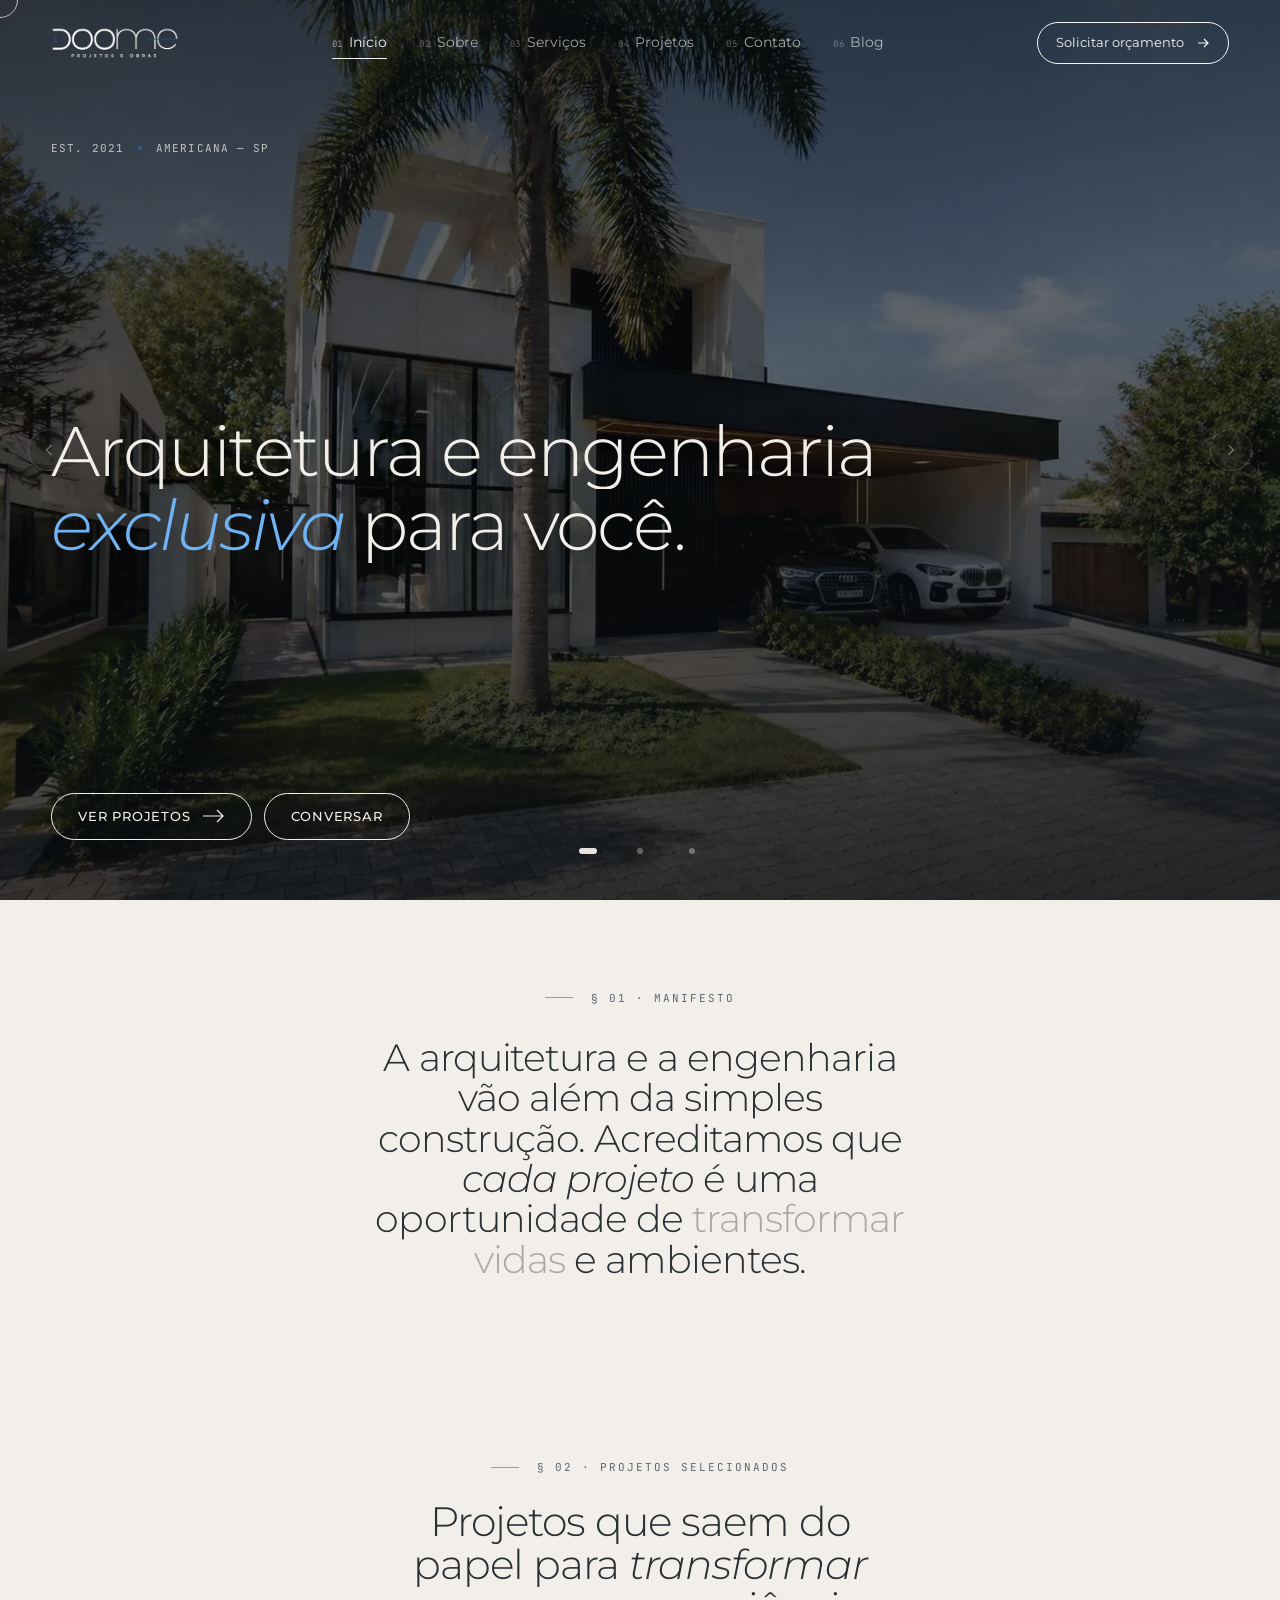
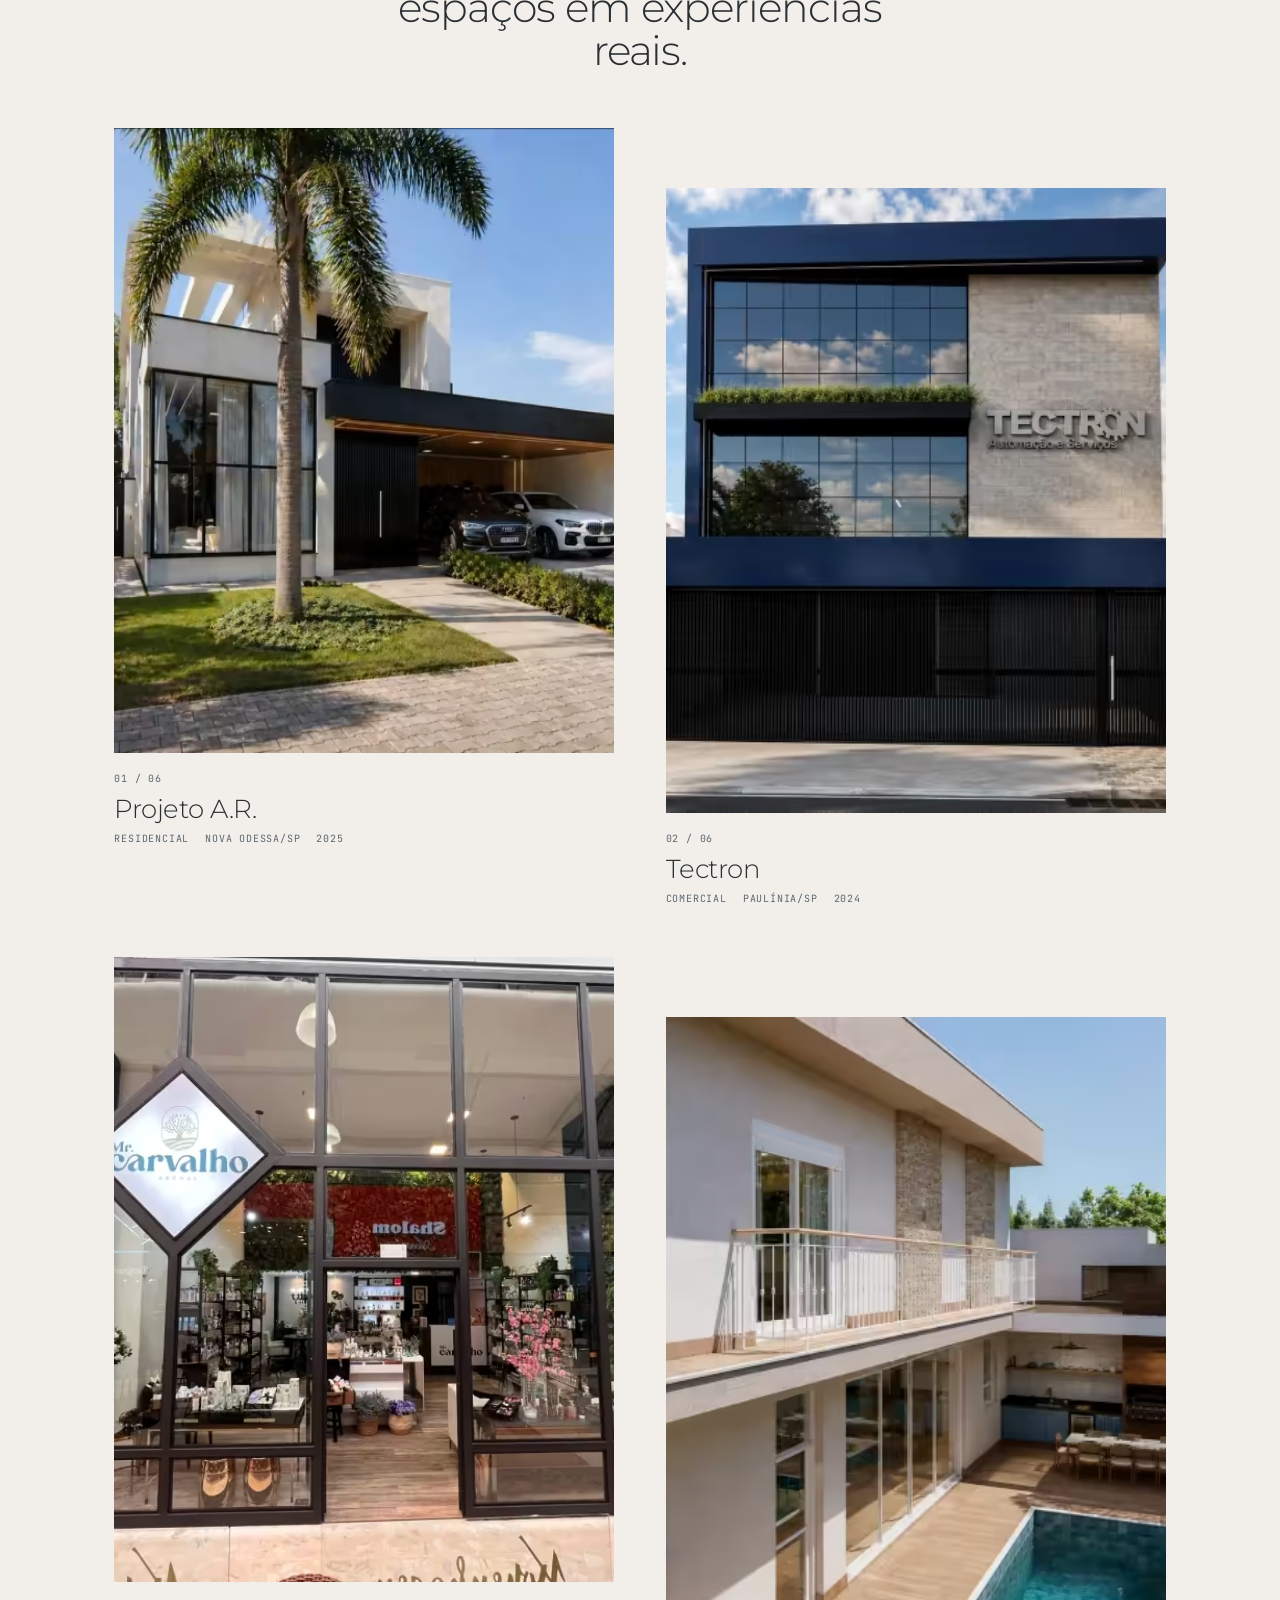
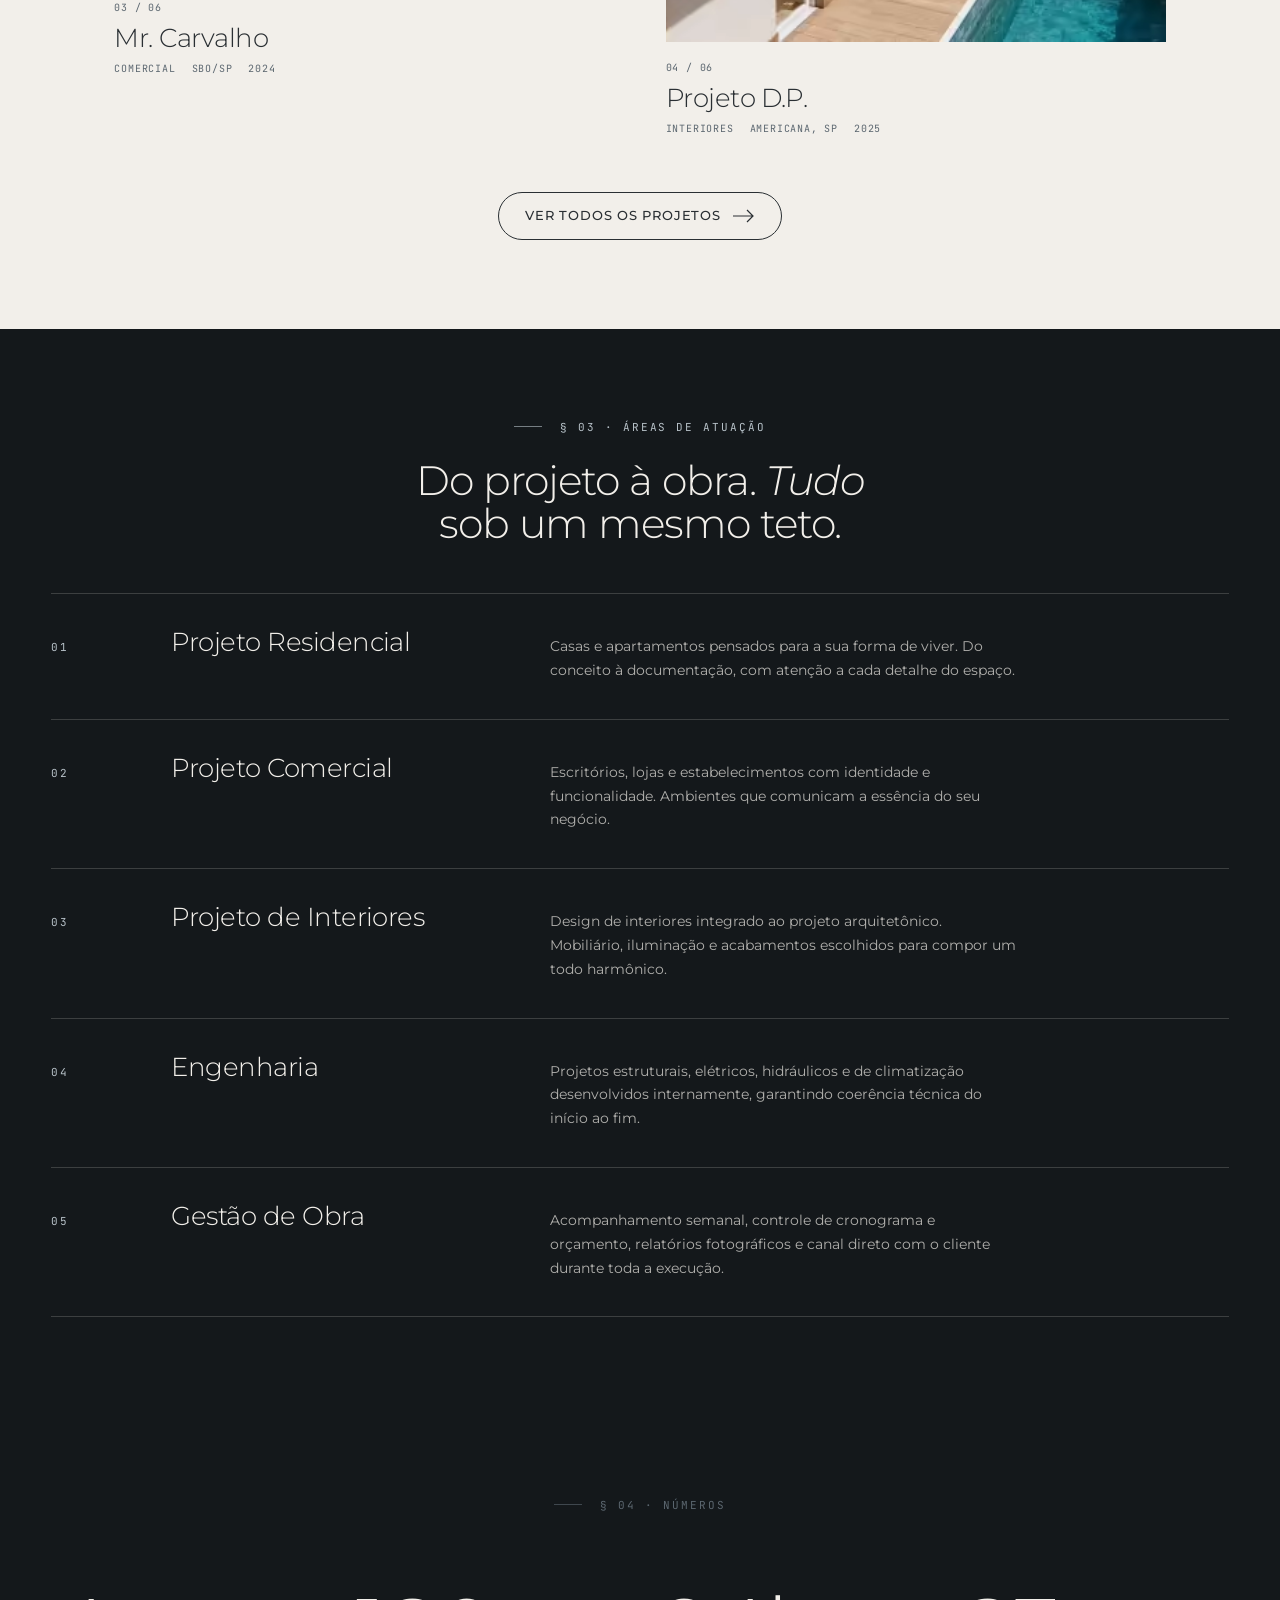
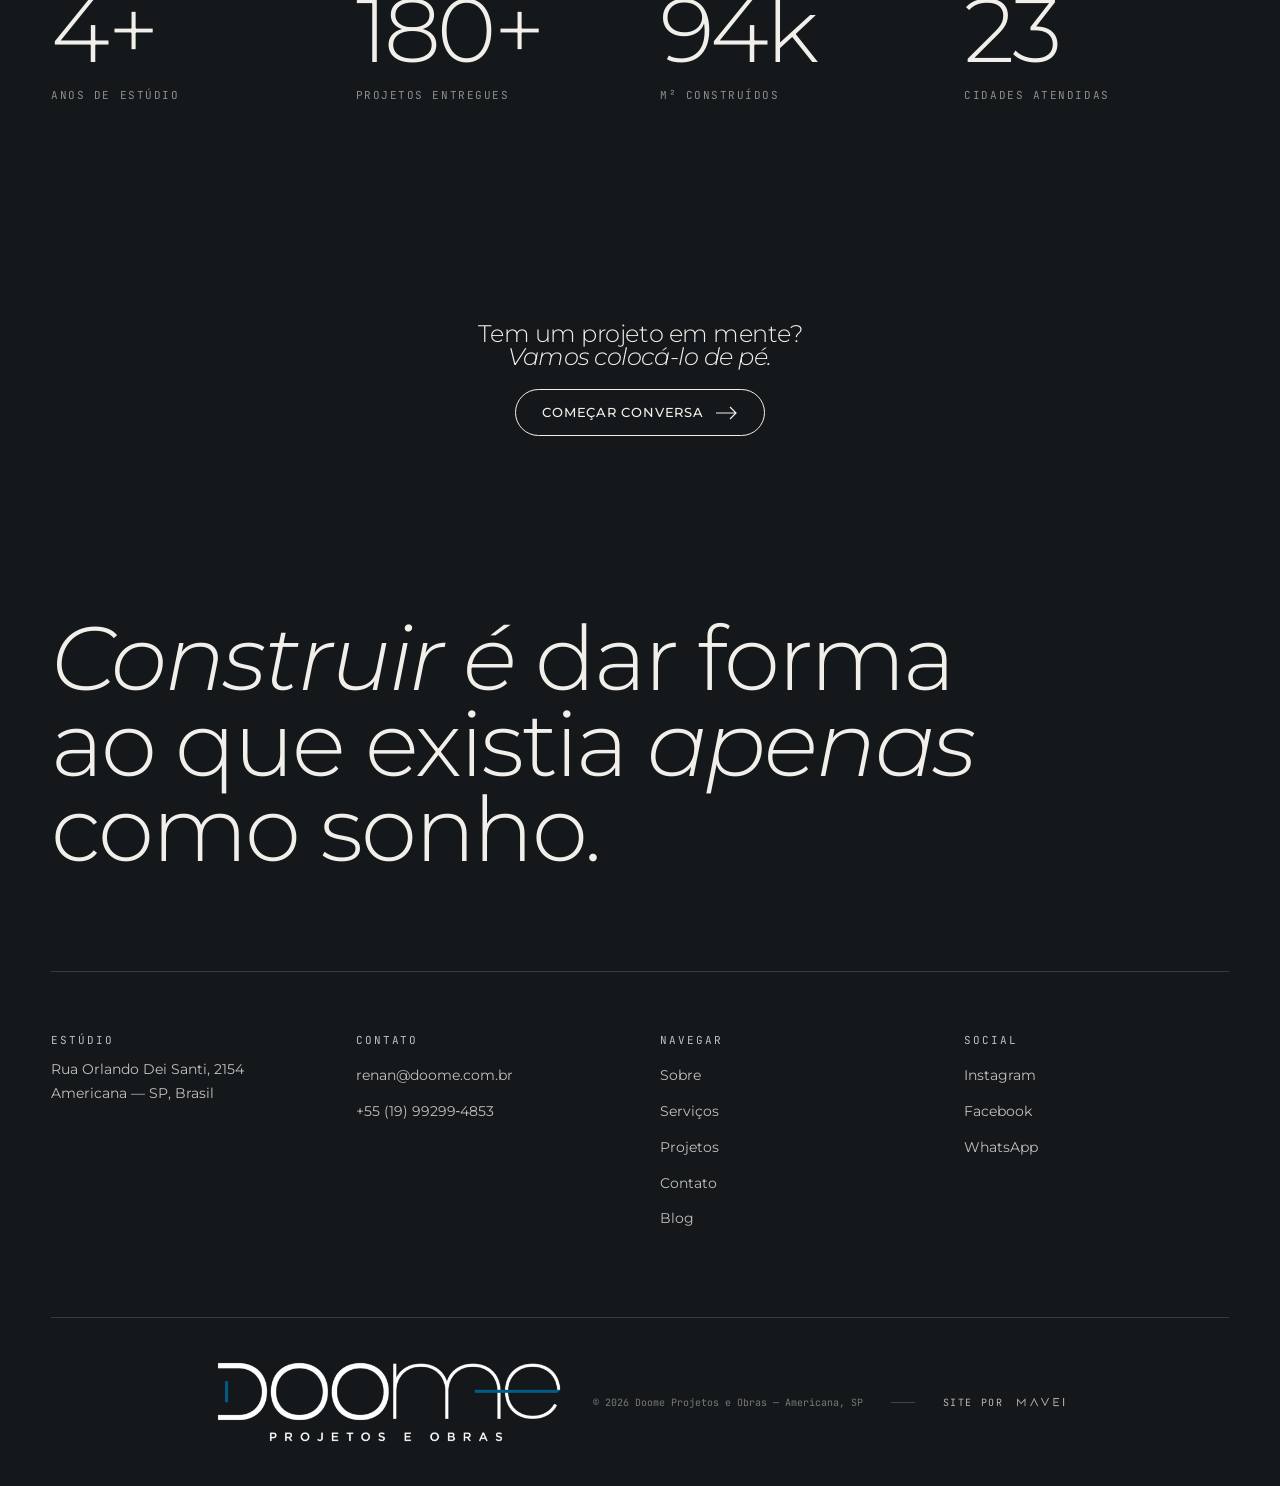
<file: index.html>
<!DOCTYPE html>
<html lang="pt-BR">
<head>
<meta charset="utf-8">
<meta name="viewport" content="width=device-width,initial-scale=1">
<title>Doome | Arquitetura e Engenharia em Americana SP</title>
<meta name="description" content="Escritório de arquitetura, engenharia e gestão de obras em Americana SP. Projetos residenciais, comerciais e de interiores em Campinas e região.">
<meta name="author" content="Doome Projetos e Obras">
<meta name="robots" content="index, follow, max-snippet:-1, max-image-preview:large, max-video-preview:-1">
<meta name="keywords" content="arquitetura Americana SP, engenharia civil Americana, projeto residencial Americana, gestão de obras Campinas, arquiteto Americana SP, interiores Americana, projeto comercial Americana, obra Americana SP, Doome arquitetura">
<meta name="geo.region" content="BR-SP">
<meta name="geo.placename" content="Americana, São Paulo">
<link rel="canonical" href="https://doome.com.br/">
<meta property="og:type" content="website">
<meta property="og:site_name" content="Doome Projetos e Obras">
<meta property="og:title" content="Doome | Arquitetura, Engenharia e Gestão de Obras em Americana SP">
<meta property="og:description" content="Escritório especializado em projetos residenciais, comerciais e de interiores. Gestão de obras completa em Americana, Campinas e região de SP.">
<meta property="og:url" content="https://doome.com.br/">
<meta property="og:image" content="https://doome.com.br/assets/image-09.webp">
<meta property="og:locale" content="pt_BR">
<meta name="twitter:card" content="summary_large_image">
<meta name="twitter:image" content="https://doome.com.br/assets/image-09.webp">
<link rel="icon" type="image/webp" sizes="32x32" href="/assets/image-02.webp">
<link rel="apple-touch-icon" sizes="180x180" href="/assets/image-03.webp">
<link rel="manifest" href="/manifest.json">
<meta name="theme-color" content="#14181B">
<script type="application/ld+json">
{
  "@context": "https://schema.org",
  "@graph": [
    {
      "@type": ["LocalBusiness", "ProfessionalService"],
      "@id": "https://doome.com.br/#business",
      "name": "Doome Projetos e Obras",
      "alternateName": "Doome Arquitetura",
      "url": "https://doome.com.br/",
      "image": "https://doome.com.br/assets/image-09.webp",
      "logo": {
        "@type": "ImageObject",
        "url": "https://doome.com.br/assets/image-14.webp",
        "width": 300,
        "height": 100
      },
      "telephone": "+55-19-99299-4853",
      "email": "renan@doome.com.br",
      "foundingDate": "2021",
      "description": "Escritório de arquitetura e engenharia em Americana SP especializado em projetos residenciais, comerciais, de interiores e gestão de obras.",
      "priceRange": "$$",
      "currenciesAccepted": "BRL",
      "paymentAccepted": "Dinheiro, Transferência bancária, PIX",
      "address": {
        "@type": "PostalAddress",
        "streetAddress": "Rua Orlando Dei Santi, 2154",
        "addressLocality": "Americana",
        "addressRegion": "SP",
        "postalCode": "13469-000",
        "addressCountry": "BR"
      },
      "geo": {
        "@type": "GeoCoordinates",
        "latitude": -22.7386,
        "longitude": -47.3319
      },
      "areaServed": [
        {"@type": "City", "name": "Americana"},
        {"@type": "City", "name": "Campinas"},
        {"@type": "City", "name": "Nova Odessa"},
        {"@type": "City", "name": "Sumaré"},
        {"@type": "City", "name": "Paulínia"},
        {"@type": "City", "name": "Santa Bárbara d'Oeste"},
        {"@type": "AdministrativeArea", "name": "Região Metropolitana de Campinas"}
      ],
      "hasOfferCatalog": {
        "@type": "OfferCatalog",
        "name": "Serviços de Arquitetura e Engenharia",
        "itemListElement": [
          {"@type": "Offer", "itemOffered": {"@type": "Service", "name": "Projeto Arquitetônico Residencial", "description": "Desenvolvimento de projetos arquitetônicos para residências unifamiliares e multifamiliares"}},
          {"@type": "Offer", "itemOffered": {"@type": "Service", "name": "Projeto Arquitetônico Comercial", "description": "Fachadas, plantas e layouts para espaços comerciais e corporativos"}},
          {"@type": "Offer", "itemOffered": {"@type": "Service", "name": "Projeto de Interiores", "description": "Design de interiores com planejamento de marcenaria, iluminação e acabamentos"}},
          {"@type": "Offer", "itemOffered": {"@type": "Service", "name": "Projetos de Engenharia Civil", "description": "Projetos estruturais, elétricos e hidrossanitários"}},
          {"@type": "Offer", "itemOffered": {"@type": "Service", "name": "Gestão e Administração de Obras", "description": "Acompanhamento e gerenciamento completo de obras do início ao fim"}}
        ]
      },
      "sameAs": [
        "https://www.instagram.com/doomeprojetos"
      ]
    },
    {
      "@type": "WebSite",
      "@id": "https://doome.com.br/#website",
      "url": "https://doome.com.br/",
      "name": "Doome Projetos e Obras",
      "description": "Arquitetura, engenharia e gestão de obras em Americana SP",
      "inLanguage": "pt-BR",
      "publisher": {"@id": "https://doome.com.br/#business"}
    }
  ]
}
</script>
<link rel="preload" href="/fonts/montserrat-400-latin.woff2" as="font" type="font/woff2" crossorigin>
<link rel="preload" as="image" href="/assets/image-09.avif" type="image/avif" fetchpriority="high">

<!-- CSS crítico inline: above-the-fold (nav + hero + tipografia base).
     Resto do styles.css carrega async abaixo. -->
<style>
@font-face{font-family:'Montserrat';font-style:normal;font-weight:200 600;font-display:optional;src:url('/fonts/montserrat-400-latin.woff2') format('woff2');unicode-range:U+0000-00FF,U+0131,U+0152-0153,U+02BB-02BC,U+02C6,U+02DA,U+02DC,U+0304,U+0308,U+0329,U+2000-206F,U+20AC,U+2122,U+2191,U+2193,U+2212,U+2215,U+FEFF,U+FFFD}
:root{--paper:#F2EFEA;--mist:#B8C2C9;--mist-deep:#5C6770;--graphite:#2A2F33;--ink:#14181B;--petrol:#1F3A47;--line:rgba(20,24,27,.12);--serif:"Montserrat","Inter Tight",-apple-system,BlinkMacSystemFont,sans-serif;--sans:"Montserrat","Inter Tight",-apple-system,BlinkMacSystemFont,sans-serif;--mono:"JetBrains Mono",ui-monospace,"SF Mono",monospace;--gutter:clamp(20px,4vw,64px);--ease-out:cubic-bezier(.22,1,.36,1)}
*,*::before,*::after{box-sizing:border-box}
html,body{margin:0;padding:0;background:var(--paper);color:var(--graphite);font-family:var(--sans);font-size:16px;line-height:1.5;-webkit-font-smoothing:antialiased}
body{overflow-x:hidden}
img{display:block;max-width:100%;height:auto}
a{color:inherit;text-decoration:none}
button{font-family:inherit;cursor:pointer;background:none;border:0;padding:0;color:inherit}
.serif{font-family:var(--serif);font-weight:300;letter-spacing:-.02em;line-height:.95}
.serif-it{font-family:var(--serif);font-style:italic;font-weight:300}
.mono{font-family:var(--mono);font-size:11px;letter-spacing:.08em;text-transform:uppercase}
.nav{position:fixed;top:0;left:0;right:0;z-index:100;display:grid;grid-template-columns:auto 1fr auto;align-items:center;padding:22px var(--gutter);gap:40px;background:transparent;border-bottom:1px solid transparent;color:rgba(255,255,255,.95);transition:background .5s var(--ease-out),padding .4s var(--ease-out),border-color .5s,color .4s}
.nav__brand{display:inline-flex;align-items:center}
.nav__brand img{height:22px;width:auto}
.nav__logo--dark{display:none}
.nav__logo--white{display:inline-flex}
.nav__items{display:flex;gap:32px;justify-content:center}
.nav__item{padding:8px 0;color:inherit;font-size:14px;display:inline-flex;align-items:baseline;gap:6px;opacity:.66}
.nav__cta{display:inline-flex;align-items:center;gap:12px;font-size:13px;padding:10px 18px;border:1px solid currentColor;border-radius:999px}
.nav__burger{display:none}
.drawer{display:none}
.cursor-dot,.cursor-ring{display:none}
@media (max-width:900px){.nav{grid-template-columns:auto auto;gap:14px;padding:14px 20px}.nav__items,.nav__cta{display:none}.nav__burger{display:inline-flex;flex-direction:column;justify-content:center;gap:5px;width:44px;height:44px;margin-left:auto;align-items:flex-end;z-index:110;position:relative}.nav__burger span{display:block;width:24px;height:1px;background:currentColor}.nav__burger span:nth-child(2){width:16px}}
.hero{position:relative;height:100vh;min-height:720px;width:100%;overflow:hidden;color:var(--paper)}
.hero__bg,.hero__veil{position:absolute;inset:0}
.hero__bg--carousel{position:absolute;inset:0}
.hero__bg-img{position:absolute;inset:0;width:100%;height:100%;object-fit:cover;filter:grayscale(.15) contrast(1.08) brightness(.65);opacity:0;transition:opacity 1.5s cubic-bezier(.22,1,.36,1)}
.hero__bg-img.is-on{opacity:1}
.hero__veil{background:linear-gradient(170deg,rgba(14,18,22,.72) 0,rgba(14,18,22,.38) 45%,rgba(14,18,22,.82) 100%)}
.hero__chrome{position:relative;z-index:2;height:100%;padding:140px var(--gutter) 60px;display:flex;flex-direction:column;justify-content:space-between;pointer-events:none}
.hero__chrome a,.hero__chrome button{pointer-events:auto}
.hero__meta{display:flex;align-items:center;gap:14px;font-size:11px;opacity:.75;letter-spacing:.1em;font-family:var(--mono)}
.hero__meta-dot{width:4px;height:4px;border-radius:50%;background:#1e6fbf}
.hero__title{font-size:clamp(36px,5.5vw,80px);font-weight:300;letter-spacing:-.03em;line-height:1.05;margin:.4em 0 0;text-shadow:0 2px 40px rgba(0,0,0,.4)}
.hero__title em{font-weight:300;color:#6fb3f5;font-style:italic}
.hero__bottom{display:grid;grid-template-columns:1fr auto;align-items:end;gap:40px}
.hero__actions{display:flex;align-items:center;gap:12px;flex-wrap:wrap}
.btn{display:inline-flex;align-items:center;gap:12px;padding:13px 26px;border-radius:999px;font-family:var(--sans);font-size:13px;font-weight:500;letter-spacing:.06em;text-transform:uppercase;background:none;border:1px solid currentColor;color:inherit;cursor:pointer}
.btn--primary{background:#1e6fbf;color:#fff;border-color:#1e6fbf}
.btn--ghost{border-color:rgba(255,255,255,.55);color:rgba(255,255,255,.9)}
@media (max-width:800px){.hero__chrome{padding:90px 20px 40px}.hero__title{font-size:clamp(30px,9.5vw,52px);margin:.5em 0 0;line-height:1.02}.hero__bottom{grid-template-columns:1fr}}
</style>

<!-- styles.css blocking (critical já está inline acima — bloqueia menos visualmente). -->
<link rel="stylesheet" href="/styles.css">

<!-- Fontes secundárias (italic + jetbrains-mono) async -->
<link rel="preload" href="/fonts/fonts.css" as="style" onload="this.onload=null;this.rel='stylesheet'">
<noscript><link rel="stylesheet" href="/fonts/fonts.css"></noscript>

<!-- lightbox.css é não-crítico (só ativa ao clicar em projeto) -->
<link rel="preload" href="/lightbox.css" as="style" onload="this.onload=null;this.rel='stylesheet'">
<noscript><link rel="stylesheet" href="/lightbox.css"></noscript>
<link rel="sitemap" type="application/xml" href="/sitemap.xml">
</head>
<body data-page="home">

<noscript>
  <main style="max-width:900px;margin:40px auto;padding:24px;font-family:Arial,sans-serif;line-height:1.5">
    <h1>Doome Projetos e Obras</h1>
    <p>Arquitetura, engenharia e gestão de obras em Americana e região.</p>
    <p>Atendemos projetos residenciais, comerciais, interiores, paisagismo, projetos estruturais, elétricos, hidráulicos e administração de obras.</p>
    <p>Contato: +55 19 99299-4853 · renan@doome.com.br · Rua Orlando Dei Santi, 2154, Americana — SP.</p>
  </main>
</noscript>

<!-- Cursor customizado (desktop apenas, escondido via CSS no mobile) -->
<div class="cursor-dot" aria-hidden="true"></div>
<div class="cursor-ring" aria-hidden="true"><span class="cursor-label"></span></div>

<!-- Nav -->
<header class="nav" id="nav">
  <a class="nav__brand" href="/" data-cursor="link" data-cursor-label="início" aria-label="Doome — Início">
    <picture class="nav__logo nav__logo--dark">
      <source srcset="/assets/image-15.avif" type="image/avif">
      <source srcset="/assets/image-15-2x.webp" type="image/webp">
      <img src="/assets/image-15.webp" alt="DOOME" width="128" height="32" style="display:block;object-fit:contain">
    </picture>
    <picture class="nav__logo nav__logo--white">
      <source srcset="/assets/image-14.avif" type="image/avif">
      <source srcset="/assets/image-14-2x.webp" type="image/webp">
      <img src="/assets/image-14.webp" alt="DOOME" width="128" height="32" style="display:block;object-fit:contain">
    </picture>
  </a>
  <nav class="nav__items" aria-label="Principal">
    <a class="nav__item is-active" href="/" data-cursor="link"><span class="nav__n mono">01</span><span class="nav__label">Início</span></a>
    <a class="nav__item" href="/sobre/" data-cursor="link"><span class="nav__n mono">02</span><span class="nav__label">Sobre</span></a>
    <a class="nav__item" href="/servicos/" data-cursor="link"><span class="nav__n mono">03</span><span class="nav__label">Serviços</span></a>
    <a class="nav__item" href="/projetos/" data-cursor="link"><span class="nav__n mono">04</span><span class="nav__label">Projetos</span></a>
    <a class="nav__item" href="/contato/" data-cursor="link"><span class="nav__n mono">05</span><span class="nav__label">Contato</span></a>
    <a class="nav__item" href="/blog/" data-cursor="link"><span class="nav__n mono">06</span><span class="nav__label">Blog</span></a>
  </nav>
  <a class="nav__cta" href="/contato/" data-cursor="link" data-cursor-label="orçamento" aria-label="Solicitar orçamento">
    <span>Solicitar orçamento</span>
    <svg width="14" height="14" viewBox="0 0 14 14" fill="none" aria-hidden="true"><path d="M2 7H12 M8 3 L12 7 L8 11" stroke="currentColor" stroke-width="1.2"/></svg>
  </a>
  <button class="nav__burger" type="button" aria-label="Menu" aria-expanded="false" aria-controls="drawer">
    <span></span><span></span>
  </button>
</header>

<!-- Drawer mobile -->
<div class="drawer" id="drawer" aria-hidden="true">
  <nav class="drawer__nav" aria-label="Menu">
    <a class="drawer__item is-active" href="/"><span class="mono drawer__n">01</span><span class="serif drawer__label">Início</span></a>
    <a class="drawer__item" href="/sobre/"><span class="mono drawer__n">02</span><span class="serif drawer__label">Sobre</span></a>
    <a class="drawer__item" href="/servicos/"><span class="mono drawer__n">03</span><span class="serif drawer__label">Serviços</span></a>
    <a class="drawer__item" href="/projetos/"><span class="mono drawer__n">04</span><span class="serif drawer__label">Projetos</span></a>
    <a class="drawer__item" href="/contato/"><span class="mono drawer__n">05</span><span class="serif drawer__label">Contato</span></a>
    <a class="drawer__item" href="/blog/"><span class="mono drawer__n">06</span><span class="serif drawer__label">Blog</span></a>
  </nav>
  <div class="drawer__foot">
    <a class="drawer__cta" href="/contato/">
      <span>Solicitar orçamento</span>
      <svg width="14" height="14" viewBox="0 0 14 14" fill="none" aria-hidden="true"><path d="M2 7H12 M8 3 L12 7 L8 11" stroke="currentColor" stroke-width="1.2"/></svg>
    </a>
    <div class="drawer__contact mono">
      <a href="mailto:renan@doome.com.br">renan@doome.com.br</a>
      <a href="tel:+5519992994853">+55 (19) 99299-4853</a>
    </div>
  </div>
</div>

<main class="page page--home">

  <!-- HERO -->
  <section class="hero">
    <div class="hero__bg hero__bg--carousel" id="hero-bg">
      <picture>
        <source srcset="/assets/image-09.avif" type="image/avif">
        <img src="/assets/image-09.webp" alt="" class="hero__bg-img hero__bg-img--1 is-on" fetchpriority="high" decoding="async">
      </picture>
      <!-- Slides 2 e 3 carregados via JS após LCP (não competem pela banda) -->
      <img alt="" class="hero__bg-img hero__bg-img--2"
           data-avif="/assets/projetos/residencia-fabiana-danilo/01-800w.avif"
           data-src="/assets/projetos/residencia-fabiana-danilo/01.webp"
           decoding="async">
      <img alt="" class="hero__bg-img hero__bg-img--3"
           data-avif="/assets/projetos/projeto-dp/01-800w.avif"
           data-src="/assets/projetos/projeto-dp/01.webp"
           decoding="async">
      <div class="hero__veil"></div>

      <button type="button" class="hero__nav hero__nav--prev" aria-label="Imagem anterior" data-hero-nav="prev">
        <svg width="20" height="20" viewBox="0 0 24 24" fill="none" stroke="currentColor" stroke-width="1.5" aria-hidden="true"><path d="M15 18l-6-6 6-6"/></svg>
      </button>
      <button type="button" class="hero__nav hero__nav--next" aria-label="Próxima imagem" data-hero-nav="next">
        <svg width="20" height="20" viewBox="0 0 24 24" fill="none" stroke="currentColor" stroke-width="1.5" aria-hidden="true"><path d="M9 18l6-6-6-6"/></svg>
      </button>

      <div class="hero__dots" role="tablist" aria-label="Navegação do carrossel">
        <button type="button" role="tab" aria-selected="true" class="hero__dot is-on" aria-label="Imagem 1" data-hero-dot="0"></button>
        <button type="button" role="tab" aria-selected="false" class="hero__dot" aria-label="Imagem 2" data-hero-dot="1"></button>
        <button type="button" role="tab" aria-selected="false" class="hero__dot" aria-label="Imagem 3" data-hero-dot="2"></button>
      </div>
    </div>

    <div class="hero__chrome">
      <div class="hero__meta mono">
        <span>EST. 2021</span>
        <span class="hero__meta-dot" aria-hidden="true"></span>
        <span>AMERICANA — SP</span>
      </div>
      <h1 class="hero__title serif">
        <span class="reveal-line in"><span>Arquitetura e engenharia</span></span>
        <br>
        <span class="reveal-line in" style="transition-delay:0.12s"><span><em class="serif-it">exclusiva</em> para você.</span></span>
      </h1>
      <div class="hero__bottom">
        <div class="hero__actions">
          <a class="btn btn--primary" href="/projetos/" data-cursor="link" data-cursor-label="ver">
            <span>Ver projetos</span>
            <svg width="22" height="14" viewBox="0 0 22 14" fill="none" aria-hidden="true"><path d="M0 7H20 M14 1 L20 7 L14 13" stroke="currentColor" stroke-width="1.2"/></svg>
          </a>
          <a class="btn btn--ghost" href="/contato/" data-cursor="link">Conversar</a>
        </div>
      </div>
    </div>
  </section>

  <!-- MANIFESTO -->
  <section class="manifesto">
    <div class="manifesto__eyebrow eyebrow"><span class="dash" aria-hidden="true"></span>&nbsp;&nbsp;§ 01 · MANIFESTO</div>
    <h2 class="manifesto__text serif">A arquitetura e a engenharia vão além da simples construção. Acreditamos que <span class="serif-it">cada projeto</span> é uma oportunidade de <span class="manifesto__faded">transformar vidas</span> e ambientes.</h2>
  </section>

  <!-- PROJETOS EM DESTAQUE -->
  <section class="projects">
    <header class="projects__header">
      <div class="eyebrow"><span class="dash" aria-hidden="true"></span>&nbsp;&nbsp;§ 02 · PROJETOS SELECIONADOS</div>
      <h2 class="projects__title serif">Projetos que saem do papel para <span class="serif-it">transformar</span> espaços em experiências reais.</h2>
    </header>

    <div class="projects__grid">
      <article class="project project--l" data-project-id="projeto-ar" data-cursor="project" data-cursor-label="abrir">
        <div class="project__media">
          <picture>
            <source type="image/avif" srcset="/assets/projetos/projeto-ar/01-800w.avif 800w, /assets/projetos/projeto-ar/01-1200w.avif 1200w, /assets/projetos/projeto-ar/01-1600w.avif 1600w" sizes="(max-width: 800px) 100vw, 500px">
            <img src="/assets/projetos/projeto-ar/01.webp" alt="Projeto A.R." loading="lazy" decoding="async" width="800" height="989">
          </picture>
        </div>
        <div class="project__caption">
          <span class="mono project__n">01 / 06</span>
          <h3 class="serif project__name">Projeto A.R.</h3>
          <div class="mono project__meta"><span>Residencial</span><span>Nova Odessa/SP</span><span>2025</span></div>
        </div>
      </article>
      <article class="project project--r" data-project-id="tectron-paulinia" data-cursor="project" data-cursor-label="abrir">
        <div class="project__media">
          <picture>
            <source type="image/avif" srcset="/assets/projetos/tectron-paulinia/01-800w.avif 800w, /assets/projetos/tectron-paulinia/01-1200w.avif 1200w, /assets/projetos/tectron-paulinia/01-1600w.avif 1600w" sizes="(max-width: 800px) 100vw, 500px">
            <img src="/assets/projetos/tectron-paulinia/01.webp" alt="Tectron" loading="lazy" decoding="async" width="800" height="450">
          </picture>
        </div>
        <div class="project__caption">
          <span class="mono project__n">02 / 06</span>
          <h3 class="serif project__name">Tectron</h3>
          <div class="mono project__meta"><span>Comercial</span><span>Paulínia/SP</span><span>2024</span></div>
        </div>
      </article>
      <article class="project project--l" data-project-id="mr-carvalho-sbo" data-cursor="project" data-cursor-label="abrir">
        <div class="project__media">
          <picture>
            <source type="image/avif" srcset="/assets/projetos/mr-carvalho-sbo/01-800w.avif 800w, /assets/projetos/mr-carvalho-sbo/01-1200w.avif 1200w, /assets/projetos/mr-carvalho-sbo/01-1600w.avif 1600w" sizes="(max-width: 800px) 100vw, 500px">
            <img src="/assets/projetos/mr-carvalho-sbo/01.webp" alt="Mr. Carvalho" loading="lazy" decoding="async" width="800" height="600">
          </picture>
        </div>
        <div class="project__caption">
          <span class="mono project__n">03 / 06</span>
          <h3 class="serif project__name">Mr. Carvalho</h3>
          <div class="mono project__meta"><span>Comercial</span><span>SBO/SP</span><span>2024</span></div>
        </div>
      </article>
      <article class="project project--r" data-project-id="projeto-dp" data-cursor="project" data-cursor-label="abrir">
        <div class="project__media">
          <picture>
            <source type="image/avif" srcset="/assets/projetos/projeto-dp/01-800w.avif 800w, /assets/projetos/projeto-dp/01-1200w.avif 1200w, /assets/projetos/projeto-dp/01-1600w.avif 1600w" sizes="(max-width: 800px) 100vw, 500px">
            <img src="/assets/projetos/projeto-dp/01.webp" alt="Projeto D.P." loading="lazy" decoding="async" width="800" height="450">
          </picture>
        </div>
        <div class="project__caption">
          <span class="mono project__n">04 / 06</span>
          <h3 class="serif project__name">Projeto D.P.</h3>
          <div class="mono project__meta"><span>Interiores</span><span>Americana, SP</span><span>2025</span></div>
        </div>
      </article>
    </div>

    <div class="projects__more">
      <a class="btn btn--ghost-dark btn--lg" href="/projetos/" data-cursor="link" data-cursor-label="todos">
        <span>Ver todos os projetos</span>
        <svg width="22" height="14" viewBox="0 0 22 14" fill="none" aria-hidden="true"><path d="M0 7H20 M14 1 L20 7 L14 13" stroke="currentColor" stroke-width="1.2"/></svg>
      </a>
    </div>
  </section>

  <!-- PROCESSO -->
  <section class="process">
    <header class="process__header">
      <div class="eyebrow"><span class="dash" aria-hidden="true"></span>&nbsp;&nbsp;§ 03 · ÁREAS DE ATUAÇÃO</div>
      <h2 class="process__title serif">Do projeto à obra. <span class="serif-it">Tudo</span> sob um mesmo teto.</h2>
    </header>
    <ol class="process__list">
      <li class="process__step reveal" style="transition-delay:0s">
        <span class="process__n mono">01</span>
        <h3 class="process__step-title serif">Projeto Residencial</h3>
        <p class="process__step-desc">Casas e apartamentos pensados para a sua forma de viver. Do conceito à documentação, com atenção a cada detalhe do espaço.</p>
      </li>
      <li class="process__step reveal" style="transition-delay:0.06s">
        <span class="process__n mono">02</span>
        <h3 class="process__step-title serif">Projeto Comercial</h3>
        <p class="process__step-desc">Escritórios, lojas e estabelecimentos com identidade e funcionalidade. Ambientes que comunicam a essência do seu negócio.</p>
      </li>
      <li class="process__step reveal" style="transition-delay:0.12s">
        <span class="process__n mono">03</span>
        <h3 class="process__step-title serif">Projeto de Interiores</h3>
        <p class="process__step-desc">Design de interiores integrado ao projeto arquitetônico. Mobiliário, iluminação e acabamentos escolhidos para compor um todo harmônico.</p>
      </li>
      <li class="process__step reveal" style="transition-delay:0.18s">
        <span class="process__n mono">04</span>
        <h3 class="process__step-title serif">Engenharia</h3>
        <p class="process__step-desc">Projetos estruturais, elétricos, hidráulicos e de climatização desenvolvidos internamente, garantindo coerência técnica do início ao fim.</p>
      </li>
      <li class="process__step reveal" style="transition-delay:0.24s">
        <span class="process__n mono">05</span>
        <h3 class="process__step-title serif">Gestão de Obra</h3>
        <p class="process__step-desc">Acompanhamento semanal, controle de cronograma e orçamento, relatórios fotográficos e canal direto com o cliente durante toda a execução.</p>
      </li>
    </ol>
  </section>

  <!-- NÚMEROS -->
  <section class="numbers">
    <div class="eyebrow numbers__eyebrow"><span class="dash" aria-hidden="true"></span>&nbsp;&nbsp;§ 04 · NÚMEROS</div>
    <div class="numbers__grid">
      <div class="numbers__cell reveal" style="transition-delay:0s">
        <div class="numbers__v serif">4+</div>
        <div class="numbers__l mono">anos de estúdio</div>
      </div>
      <div class="numbers__cell reveal" style="transition-delay:0.08s">
        <div class="numbers__v serif">180+</div>
        <div class="numbers__l mono">projetos entregues</div>
      </div>
      <div class="numbers__cell reveal" style="transition-delay:0.16s">
        <div class="numbers__v serif">94k</div>
        <div class="numbers__l mono">m² construídos</div>
      </div>
      <div class="numbers__cell reveal" style="transition-delay:0.24s">
        <div class="numbers__v serif">23</div>
        <div class="numbers__l mono">cidades atendidas</div>
      </div>
    </div>
  </section>

  <!-- CTA BAND -->
  <section class="cta-band">
    <h2 class="cta-band__text serif">Tem um projeto em mente?<br><em class="serif-it">Vamos colocá-lo de pé.</em></h2>
    <a class="btn btn--invert btn--lg" href="/contato/" data-cursor="link" data-cursor-label="começar">
      <span>Começar conversa</span>
      <svg width="22" height="14" viewBox="0 0 22 14" fill="none" aria-hidden="true"><path d="M0 7H20 M14 1 L20 7 L14 13" stroke="currentColor" stroke-width="1.2"/></svg>
    </a>
  </section>
</main>

<!-- FOOTER -->
<footer class="footer">
  <div class="footer__top">
    <div class="footer__manifesto serif">
      <span class="serif-it">Construir é</span> dar forma <br>ao que existia <span class="serif-it">apenas</span> <br>como sonho.
    </div>
  </div>
  <div class="footer__grid">
    <div class="footer__col">
      <div class="eyebrow">Estúdio</div>
      <p>Rua Orlando Dei Santi, 2154<br>Americana — SP, Brasil</p>
    </div>
    <div class="footer__col">
      <div class="eyebrow">Contato</div>
      <p>
        <a href="mailto:renan@doome.com.br" data-cursor="link">renan@doome.com.br</a><br>
        <a href="tel:+5519992994853" data-cursor="link">+55 (19) 99299‑4853</a>
      </p>
    </div>
    <div class="footer__col">
      <div class="eyebrow">Navegar</div>
      <p>
        <a href="/sobre/" data-cursor="link">Sobre</a><br>
        <a href="/servicos/" data-cursor="link">Serviços</a><br>
        <a href="/projetos/" data-cursor="link">Projetos</a><br>
        <a href="/contato/" data-cursor="link">Contato</a><br>
        <a href="/blog/" data-cursor="link">Blog</a>
      </p>
    </div>
    <div class="footer__col">
      <div class="eyebrow">Social</div>
      <p>
        <a href="https://www.instagram.com/doomeprojetos/" target="_blank" rel="noopener" data-cursor="link">Instagram</a><br>
        <a href="https://www.facebook.com/doomeprojetos/" target="_blank" rel="noopener" data-cursor="link">Facebook</a><br>
        <a href="https://api.whatsapp.com/send?phone=5519992994853" target="_blank" rel="noopener" data-cursor="link" data-cta="footer-whatsapp">WhatsApp</a>
      </p>
    </div>
  </div>
  <div class="footer__base">
    <picture>
      <source srcset="/assets/image-14.avif" type="image/avif">
      <img src="/assets/image-14-2x.webp" alt="DOOME" width="352" height="88" style="display:block;object-fit:contain;height:88px;width:auto">
    </picture>
    <p class="footer__copy">© 2026 Doome Projetos e Obras — Americana, SP</p>
    <span class="footer__base-sep" aria-hidden="true"></span>
    <a href="https://mavei.com.br/" target="_blank" rel="noopener noreferrer" class="mavei-credit" data-cta="footer-mavei" aria-label="Site por MAVEI Digital — abre em nova aba">
      <span class="mavei-credit__label">Site por</span>
      <img src="/assets/mavei-logo-white.webp" alt="MAVEI Digital" width="80" height="14" loading="lazy" decoding="async">
    </a>
  </div>
</footer>

<!-- Scripts -->
<script src="/main.js" defer></script>
<script src="/projetos-data.js" defer></script>
<script src="/lightbox.js" defer></script>

<!-- Carrossel do hero. Slides 2/3 carregam após LCP pra não competir pela banda. -->
<script>
(function(){
  var imgs=null,dots=null,i=0,deferredLoaded=false;
  function syncDots(){if(!dots)return;dots.forEach(function(d,idx){var on=idx===i;d.classList.toggle("is-on",on);d.setAttribute("aria-selected",on?"true":"false")})}
  function go(idx){if(!imgs||imgs.length<2)return;imgs[i].classList.remove("is-on");i=(idx+imgs.length)%imgs.length;imgs[i].classList.add("is-on");syncDots()}
  function next(){go(i+1)}
  function prev(){go(i-1)}

  var supportsAvif=null;
  function checkAvif(cb){
    if(supportsAvif!==null)return cb(supportsAvif);
    var img=new Image();
    img.onload=function(){supportsAvif=img.width>0;cb(supportsAvif)};
    img.onerror=function(){supportsAvif=false;cb(false)};
    img.src="[data-uri]";
  }
  function loadDeferred(){
    if(deferredLoaded)return;
    deferredLoaded=true;
    checkAvif(function(canAvif){
      document.querySelectorAll(".hero__bg-img[data-src]").forEach(function(img){
        img.src=(canAvif&&img.dataset.avif)?img.dataset.avif:img.dataset.src;
      });
    });
  }

  function init(){
    imgs=document.querySelectorAll(".hero__bg-img");
    dots=document.querySelectorAll(".hero__dot");
    if(!imgs||imgs.length<2)return;
    imgs[0].classList.add("is-on");
    i=0;syncDots();
    // Sem auto-advance: slides 2/3 só baixam ao primeiro click/swipe.
    var hero=document.querySelector(".hero__bg--carousel");
    if(hero){
      var sx=0,sy=0,t0=0;
      hero.addEventListener("touchstart",function(e){sx=e.touches[0].clientX;sy=e.touches[0].clientY;t0=Date.now()},{passive:true});
      hero.addEventListener("touchend",function(e){
        var dx=e.changedTouches[0].clientX-sx,dy=e.changedTouches[0].clientY-sy,dt=Date.now()-t0;
        if(dt<800&&Math.abs(dx)>40&&Math.abs(dx)>Math.abs(dy)){loadDeferred();if(dx<0)next();else prev()}
      },{passive:true});
    }
    document.addEventListener("click",function(e){
      var nav=e.target.closest("[data-hero-nav]");
      if(nav){e.preventDefault();loadDeferred();if(nav.dataset.heroNav==="next")next();else prev();return}
      var dot=e.target.closest("[data-hero-dot]");
      if(dot){e.preventDefault();loadDeferred();go(parseInt(dot.dataset.heroDot,10))}
    });
  }
  if(document.readyState==="loading")document.addEventListener("DOMContentLoaded",init);
  else init();
})();
</script>

</body>
</html>
</file>
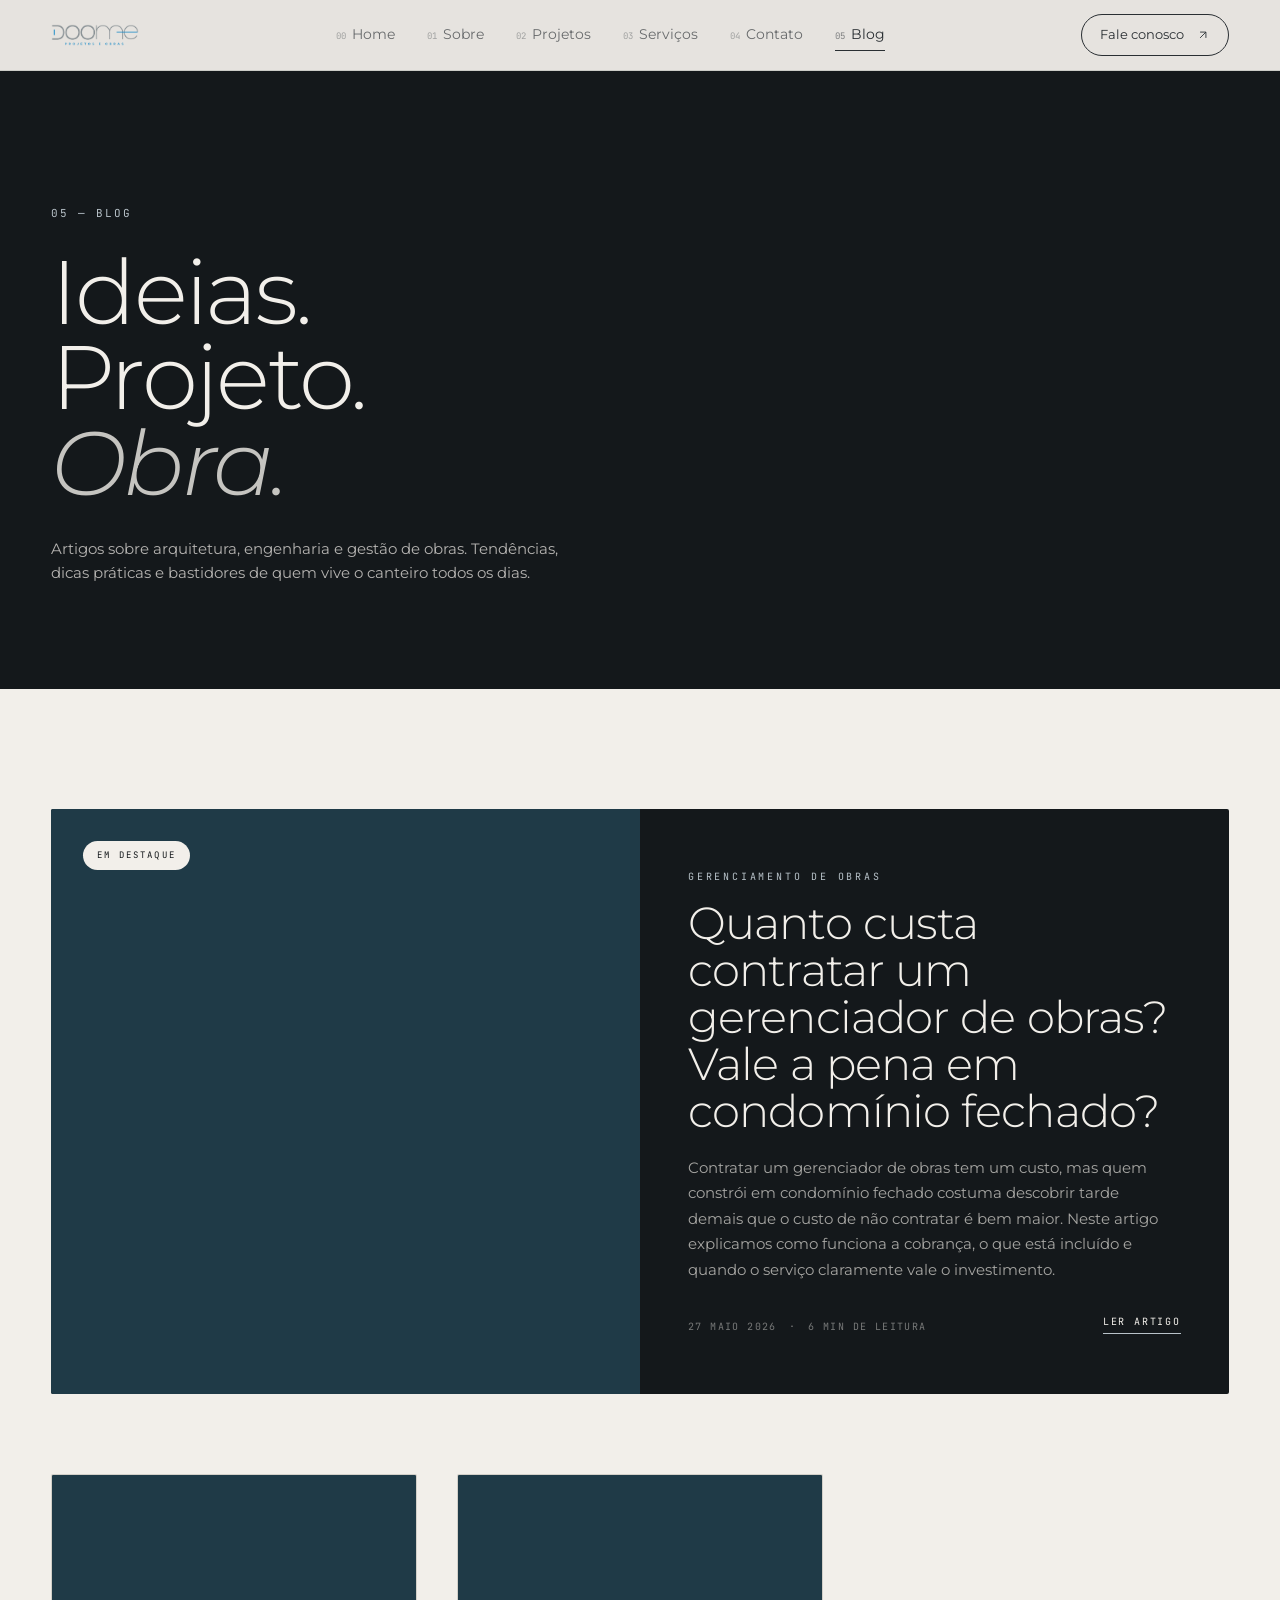
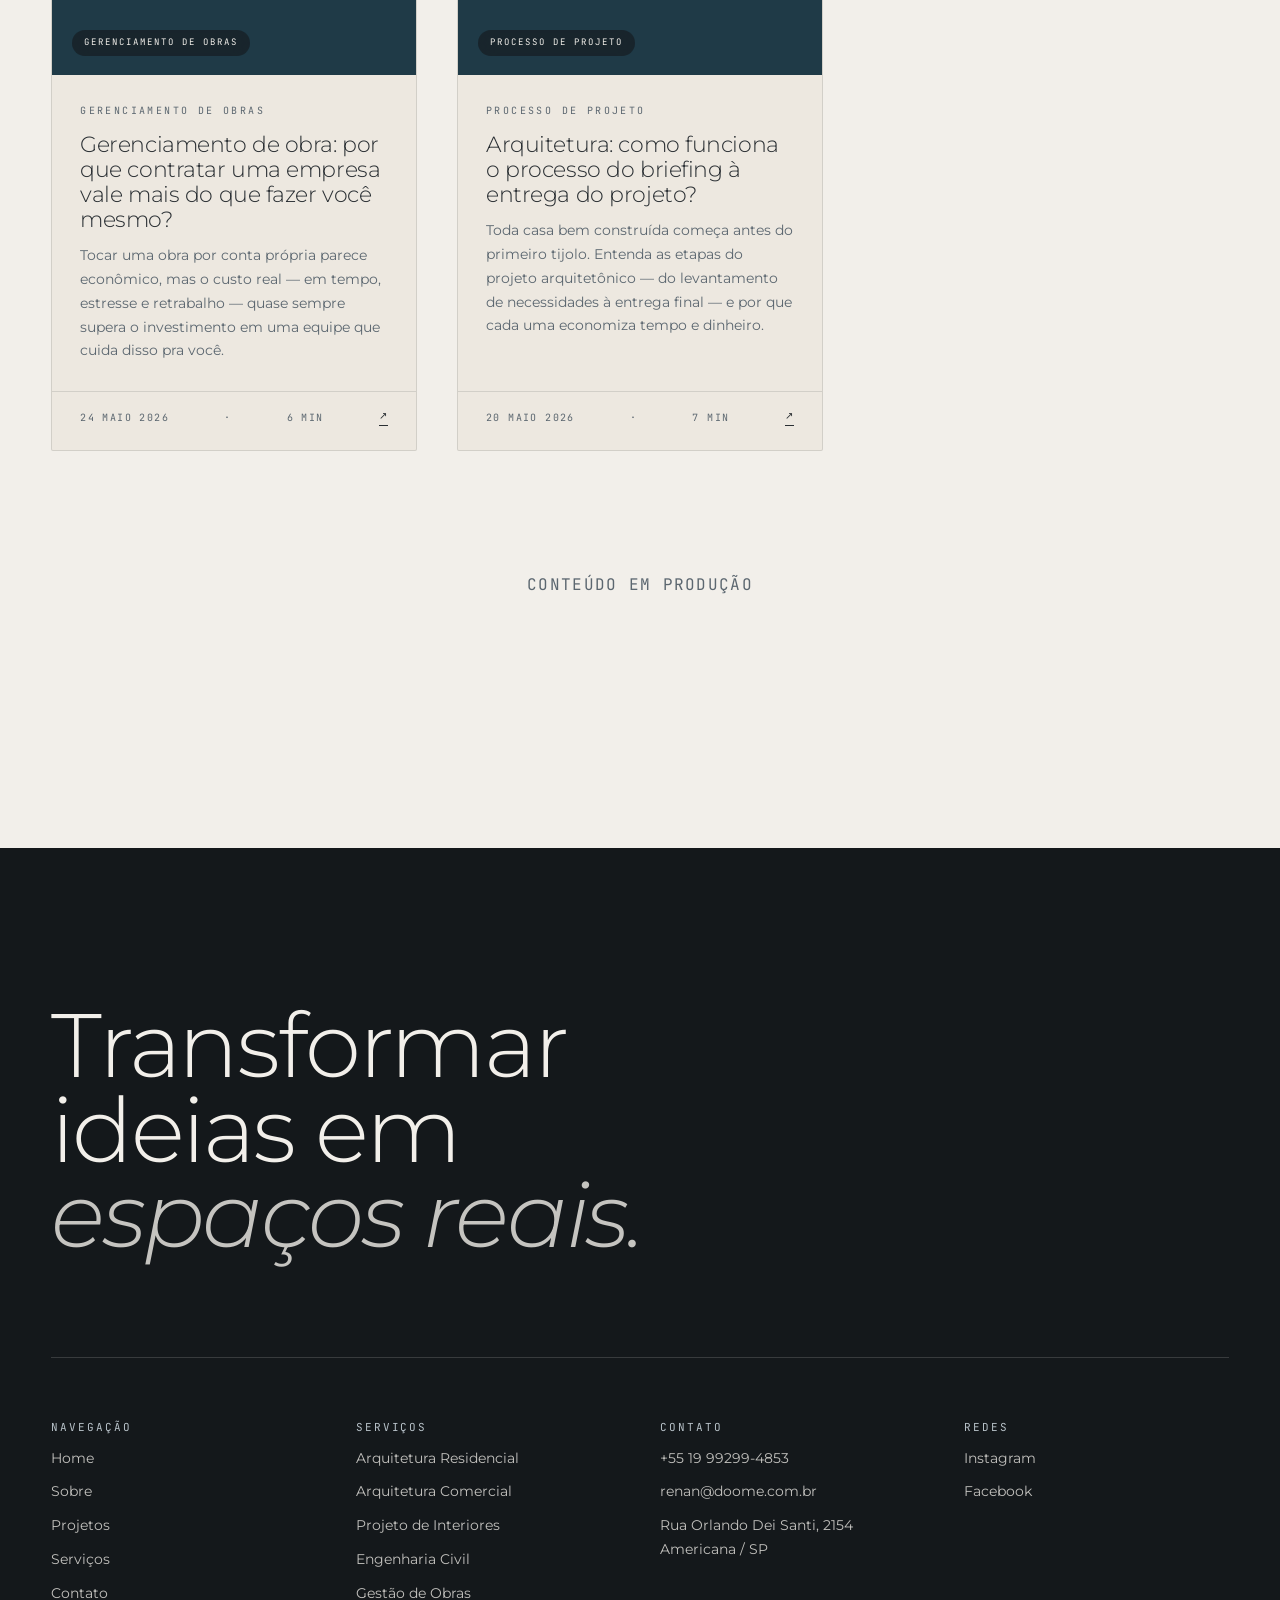
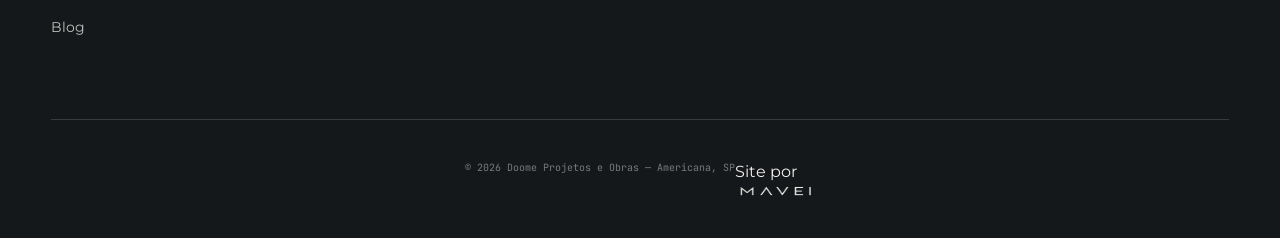
<file: blog/index.html>
<!DOCTYPE html>
<html lang="pt-BR">
<head>
<meta charset="UTF-8">
<meta name="viewport" content="width=device-width, initial-scale=1.0">
<title>Blog Doome | Arquitetura, Engenharia e Gestão de Obras</title>
<meta name="description" content="Artigos sobre arquitetura, engenharia e gestão de obras. Dicas práticas e tendências do mercado para quem está planejando construir ou reformar.">
<meta name="author" content="Doome Projetos e Obras">
<meta name="robots" content="index, follow, max-snippet:-1, max-image-preview:large, max-video-preview:-1">
<meta name="geo.region" content="BR-SP">
<meta name="geo.placename" content="Americana, São Paulo">
<meta name="theme-color" content="#14181B">
<link rel="canonical" href="https://doome.com.br/blog/">

<meta property="og:type" content="website">
<meta property="og:site_name" content="Doome Projetos e Obras">
<meta property="og:title" content="Blog | Doome Projetos e Obras">
<meta property="og:description" content="Artigos sobre arquitetura, engenharia e gestão de obras.">
<meta property="og:url" content="https://doome.com.br/blog/">
<meta property="og:image" content="https://doome.com.br/assets/image-09.webp">
<meta property="og:locale" content="pt_BR">
<meta name="twitter:card" content="summary_large_image">
<meta name="twitter:title" content="Blog | Doome Projetos e Obras">
<meta name="twitter:description" content="Artigos sobre arquitetura, engenharia e gestão de obras.">
<meta name="twitter:image" content="https://doome.com.br/assets/image-09.webp">

<script type="application/ld+json">
{
  "@context": "https://schema.org",
  "@type": "Blog",
  "url": "https://doome.com.br/blog/",
  "name": "Blog Doome Projetos e Obras",
  "description": "Artigos sobre arquitetura, engenharia e gestão de obras em Americana SP.",
  "inLanguage": "pt-BR",
  "publisher": {
    "@type": "Organization",
    "name": "Doome Projetos e Obras",
    "url": "https://doome.com.br/",
    "logo": {
      "@type": "ImageObject",
      "url": "https://doome.com.br/assets/image-14.webp"
    }
  },
  "about": [
    {"@type": "Thing", "name": "Arquitetura"},
    {"@type": "Thing", "name": "Engenharia Civil"},
    {"@type": "Thing", "name": "Gestão de Obras"},
    {"@type": "Thing", "name": "Design de Interiores"}
  ]
}
</script>

<link rel="icon" type="image/webp" href="/assets/image-02.webp">
<link rel="apple-touch-icon" href="/assets/image-03.webp">
<link rel="manifest" href="/manifest.json">
<link rel="preload" href="/fonts/montserrat-400-latin.woff2" as="font" type="font/woff2" crossorigin>
<link rel="preload" href="/fonts/montserrat-400-latin-ext.woff2" as="font" type="font/woff2" crossorigin>
<link rel="stylesheet" href="/fonts/fonts.css">
<link rel="stylesheet" href="/lightbox.css">

<style>
  /* ====== Tokens DOOME ====== */
  :root {
    --paper: #F2EFEA; --paper-warm: #EDE8E0;
    --mist: #B8C2C9; --mist-deep:    #5C6770;
    --graphite: #2A2F33; --ink: #14181B;
    --petrol: #1F3A47; --petrol-soft: #2C4E5E;
    --line: rgba(20,24,27,0.12);
    --serif: "Montserrat", -apple-system, BlinkMacSystemFont, sans-serif;
    --sans:  "Montserrat", -apple-system, BlinkMacSystemFont, sans-serif;
    --mono:  "JetBrains Mono", ui-monospace, monospace;
    --gutter: clamp(20px, 4vw, 64px);
    --section: clamp(80px, 12vw, 200px);
    --ease-out: cubic-bezier(0.22, 1, 0.36, 1);
  }
  *, *::before, *::after { box-sizing: border-box; margin: 0; padding: 0; }
  html, body {
    background: var(--paper); color: var(--graphite);
    font-family: var(--sans); font-size: 16px; line-height: 1.5;
    -webkit-font-smoothing: antialiased;
  }
  body { overflow-x: hidden; }
  img { max-width: 100%; display: block; }
  a { color: inherit; text-decoration: none; }
  ::selection { background: var(--petrol); color: var(--paper); }
  ::-webkit-scrollbar { width: 6px; }
  ::-webkit-scrollbar-thumb { background: var(--mist); }
  .serif { font-family: var(--serif); font-weight: 300; letter-spacing: -0.02em; line-height: 0.95; }
  .mono { font-family: var(--mono); font-size: 11px; letter-spacing: 0.08em; text-transform: uppercase; }

  /* ====== NAV (idêntico às páginas internas) ====== */
  .nav {
    position: fixed; top: 0; left: 0; right: 0; z-index: 100;
    display: grid; grid-template-columns: auto 1fr auto;
    align-items: center; padding: 14px var(--gutter); gap: 40px;
    background: rgba(242, 239, 234, 0.95);
    backdrop-filter: blur(14px); -webkit-backdrop-filter: blur(14px);
    border-bottom: 1px solid var(--line); color: var(--graphite);
  }
  .nav__brand { background: none; border: 0; padding: 0; display: inline-flex; align-items: center; }
  .nav__brand img { height: 22px; width: auto; }
  .nav__items { display: flex; gap: 32px; justify-content: center; }
  .nav__item {
    padding: 8px 0; color: inherit; font-size: 14px;
    display: inline-flex; align-items: baseline; gap: 6px;
    opacity: 0.66; transition: opacity 0.3s; position: relative;
  }
  .nav__item:hover, .nav__item.is-active { opacity: 1; }
  .nav__item.is-active::after {
    content: ""; position: absolute; left: 0; right: 0; bottom: 2px;
    height: 1px; background: currentColor;
  }
  .nav__n { font-size: 9px; opacity: 0.55; font-family: var(--mono); }
  .nav__cta {
    display: inline-flex; align-items: center; gap: 12px;
    font-size: 13px; padding: 10px 18px;
    border: 1px solid currentColor; border-radius: 999px;
    transition: background 0.4s, color 0.4s;
  }
  .nav__cta:hover { background: var(--graphite); color: var(--paper); }
  @media (max-width: 900px) {
    .nav { grid-template-columns: auto auto; gap: 14px; padding: 14px 20px; }
    .nav__items { display: none; }
    .nav__cta { display: none; }
  }

  /* ====== PAGE HEADER (idêntico às páginas internas) ====== */
  .page-header {
    background: var(--ink); color: var(--paper);
    padding: clamp(120px, 16vw, 220px) var(--gutter) clamp(60px, 8vw, 120px);
  }
  .page-header .eyebrow {
    color: var(--mist); margin-bottom: 28px;
    font-family: var(--mono); font-size: 11px;
    letter-spacing: 0.18em; text-transform: uppercase;
  }
  .page-header__title {
    font-size: clamp(48px, 7vw, 110px);
    font-weight: 300; letter-spacing: -0.03em;
    line-height: 0.95; margin: 0 0 32px; font-family: var(--serif);
  }
  .page-header__title em {
    font-style: italic; opacity: 0.8; font-weight: 300;
  }
  .page-header__lead {
    font-size: clamp(15px, 1.1vw, 18px);
    color: rgba(242, 239, 234, 0.72);
    max-width: 52ch; line-height: 1.65; margin: 0;
  }

  /* ====== Container do blog ====== */
  .blog-wrap {
    max-width: 1600px; margin: 0 auto;
    padding: clamp(60px, 10vw, 120px) var(--gutter) var(--section);
  }

  /* ====== POST EM DESTAQUE ====== */
  .blog-featured {
    display: grid; grid-template-columns: 1fr 1fr;
    background: var(--ink); color: var(--paper);
    margin-bottom: 80px; text-decoration: none;
    transition: opacity 0.3s var(--ease-out);
    overflow: hidden; border-radius: 2px;
  }
  .blog-featured:hover { opacity: 0.94; }
  .blog-featured__cover {
    min-height: 400px;
    background: var(--petrol);
    display: flex; align-items: flex-start; padding: 32px;
    position: relative;
  }
  .blog-featured__badge {
    font-family: var(--mono); font-size: 9px;
    letter-spacing: 0.24em; text-transform: uppercase;
    background: var(--paper); color: var(--ink);
    padding: 8px 14px; border-radius: 999px;
  }
  .blog-featured__content {
    padding: 60px 48px; display: flex; flex-direction: column;
    justify-content: space-between; gap: 32px;
  }
  .blog-featured__tag {
    font-family: var(--mono); font-size: 10px;
    letter-spacing: 0.28em; text-transform: uppercase;
    color: var(--mist); margin-bottom: 16px;
  }
  .blog-featured__title {
    font-family: var(--serif);
    font-size: clamp(28px, 3.5vw, 52px);
    font-weight: 300; letter-spacing: -0.02em;
    line-height: 1.05;
  }
  .blog-featured__excerpt {
    font-size: 15px;
    color: rgba(242, 239, 234, 0.65);
    line-height: 1.7; margin-top: 20px;
    max-width: 48ch;
  }
  .blog-featured__footer {
    display: flex; justify-content: space-between;
    align-items: flex-end; gap: 20px;
  }
  .blog-featured__meta {
    font-family: var(--mono); font-size: 10px;
    letter-spacing: 0.14em; text-transform: uppercase;
    color: rgba(242, 239, 234, 0.45);
    display: flex; gap: 12px; flex-wrap: wrap;
  }
  .blog-featured__link {
    font-family: var(--mono); font-size: 10px;
    letter-spacing: 0.18em; text-transform: uppercase;
    color: var(--paper);
    border-bottom: 1px solid var(--mist);
    padding-bottom: 4px;
  }
  @media (max-width: 800px) {
    .blog-featured { grid-template-columns: 1fr; }
    .blog-featured__cover { min-height: 240px; }
    .blog-featured__content { padding: 40px 28px; }
  }

  /* ====== GRID DE CARDS ====== */
  .blog-grid {
    display: grid;
    grid-template-columns: repeat(auto-fill, minmax(320px, 1fr));
    gap: 40px;
  }
  .blog-card a {
    display: flex; flex-direction: column; height: 100%;
    background: var(--paper-warm);
    transition: transform 0.5s var(--ease-out), box-shadow 0.5s var(--ease-out);
    border-radius: 2px; overflow: hidden;
    border: 1px solid var(--line);
  }
  .blog-card a:hover {
    transform: translateY(-4px);
    box-shadow: 0 20px 40px rgba(20, 24, 27, 0.08);
  }
  .blog-card__cover {
    height: 200px;
    background: var(--petrol);
    display: flex; align-items: flex-end; padding: 20px;
    position: relative; overflow: hidden;
  }
  .blog-card__cover img {
    position: absolute; inset: 0;
    width: 100%; height: 100%; object-fit: cover;
    filter: grayscale(0.4) contrast(1.05);
    transition: filter 0.6s var(--ease-out), transform 0.7s var(--ease-out);
  }
  .blog-card a:hover .blog-card__cover img {
    filter: grayscale(0) contrast(1.05);
    transform: scale(1.04);
  }
  .blog-card__cover-label {
    position: relative; z-index: 1;
    font-family: var(--mono); font-size: 9px;
    letter-spacing: 0.22em; text-transform: uppercase;
    color: var(--paper);
    background: rgba(20, 24, 27, 0.6);
    padding: 6px 12px; border-radius: 999px;
    backdrop-filter: blur(8px); -webkit-backdrop-filter: blur(8px);
  }
  .blog-card__body { padding: 28px 28px 12px; flex: 1; }
  .blog-card__tag {
    font-family: var(--mono); font-size: 10px;
    letter-spacing: 0.24em; text-transform: uppercase;
    color: var(--mist-deep); margin-bottom: 14px;
  }
  .blog-card__body h2 {
    font-family: var(--serif);
    font-size: clamp(20px, 1.7vw, 26px);
    font-weight: 300; letter-spacing: -0.02em;
    line-height: 1.15; margin-bottom: 12px;
  }
  .blog-card__excerpt {
    font-size: 14px; color: var(--mist-deep);
    line-height: 1.7;
  }
  .blog-card__meta {
    padding: 16px 28px 24px;
    font-family: var(--mono); font-size: 10px;
    letter-spacing: 0.14em; text-transform: uppercase;
    color: var(--mist-deep);
    display: flex; gap: 8px; align-items: center;
    justify-content: space-between;
    border-top: 1px solid var(--line);
    margin-top: 16px;
  }
  .blog-card__read {
    color: var(--graphite);
    border-bottom: 1px solid currentColor;
    padding-bottom: 2px;
  }

  /* ====== Estado vazio (até MAVEI gerar posts) ====== */
  .blog-empty {
    text-align: center;
    padding: 80px var(--gutter);
    color: var(--mist-deep);
  }
  .blog-empty .mono {
    color: var(--mist-deep);
    margin-bottom: 16px;
  }
  .blog-empty p {
    font-size: 16px;
    max-width: 44ch;
    margin: 0 auto;
    line-height: 1.7;
  }

  /* ====== FOOTER (idêntico às páginas internas) ====== */
  .footer {
    background: var(--ink); color: var(--paper);
    padding: var(--section) var(--gutter) 40px;
  }
  .footer__top {
    padding-bottom: 100px;
    border-bottom: 1px solid rgba(242, 239, 234, 0.16);
  }
  .footer__manifesto {
    font-size: clamp(48px, 7vw, 120px);
    letter-spacing: -0.025em; font-weight: 300;
    line-height: 0.95; margin: 0; font-family: var(--serif);
  }
  .footer__manifesto em { font-style: italic; opacity: 0.8; font-weight: 300; }
  .footer__grid {
    display: grid; grid-template-columns: repeat(4, 1fr);
    gap: 40px; padding: 60px 0 80px;
    border-bottom: 1px solid rgba(242, 239, 234, 0.16);
  }
  .footer__col p { margin: 10px 0 0; font-size: 14px; line-height: 1.7; color: rgba(242, 239, 234, 0.78); }
  .footer__col .eyebrow {
    color: var(--mist); margin: 0;
    font-family: var(--mono); font-size: 11px;
    letter-spacing: 0.18em; text-transform: uppercase;
  }
  .footer__col a { border-bottom: 1px solid transparent; transition: border-color 0.3s; }
  .footer__col a:hover { border-bottom-color: currentColor; }
  .footer__base { display: flex; justify-content: center; padding-top: 40px; }
  .footer__base p { font-family: var(--mono); font-size: 10px; opacity: 0.45; margin: 0; }
  @media (max-width: 800px) {
    .footer__grid { grid-template-columns: repeat(2, 1fr); }
  }

  /* BURGER + DRAWER MOBILE */
  .nav__burger { display:none; background:none; border:0; padding:0; cursor:pointer; }
  .drawer { display:none; }
  @media (max-width: 900px) {
    .nav__burger {
      display:inline-flex; flex-direction:column; justify-content:center; gap:5px;
      width:44px; height:44px; padding:0; color:inherit;
      margin-left:auto; align-items:flex-end; z-index:110; position:relative;
    }
    .nav__burger span { display:block; width:24px; height:1px; background:currentColor; transition:transform .4s var(--ease-out), width .4s var(--ease-out); transform-origin:right center; }
    .nav__burger span:nth-child(2) { width:16px; }
    .nav__burger.is-open span:nth-child(1) { transform:translateY(3px) rotate(-45deg); width:24px; }
    .nav__burger.is-open span:nth-child(2) { transform:translateY(-3px) rotate(45deg); width:24px; }
    .nav--menu-open { background:var(--ink)!important; color:var(--paper)!important; border-bottom-color:transparent!important; backdrop-filter:none!important; }
    .drawer {
      display:flex; position:fixed; inset:0; background:var(--ink); color:var(--paper);
      z-index:105; transform:translateY(-100%); transition:transform .6s var(--ease-out);
      flex-direction:column; justify-content:space-between; padding:96px 26px 36px; pointer-events:none;
    }
    .drawer--open { transform:translateY(0); pointer-events:auto; }
    .drawer__nav { display:flex; flex-direction:column; gap:0; margin-top:12px; }
    .drawer__item {
      background:0 0; border:0; padding:14px 0; color:inherit; text-align:left;
      display:grid; grid-template-columns:36px 1fr; align-items:baseline; gap:12px;
      border-bottom:1px solid rgba(242,239,234,.1);
      opacity:0; transform:translateY(16px);
      transition:opacity .6s var(--ease-out), transform .6s var(--ease-out);
    }
    .drawer--open .drawer__item { opacity:1; transform:translateY(0); }
    .drawer__n { color:var(--mist); font-family:var(--mono); font-size:10px; letter-spacing:.12em; }
    .drawer__label { font-family:var(--serif); font-size:clamp(32px,9vw,56px); font-weight:300; letter-spacing:-.025em; line-height:1.05; }
    .drawer__item.is-active .drawer__label { font-style:italic; }
    .drawer__foot { display:flex; flex-direction:column; gap:20px; opacity:0; transition:opacity .5s var(--ease-out) .45s; }
    .drawer--open .drawer__foot { opacity:1; }
    .drawer__cta {
      display:inline-flex; align-items:center; justify-content:center; gap:10px;
      padding:15px 22px; border:1px solid var(--paper); border-radius:999px;
      color:var(--paper); font-size:13px; background:0 0;
    }
    .drawer__contact { display:flex; flex-direction:column; gap:6px; color:rgba(242,239,234,.55); font-family:var(--mono); font-size:11px; letter-spacing:.08em; text-transform:uppercase; }
    .drawer__contact a { color:inherit; }
  }
</style>
</head>
<body data-page="blog">

<!-- NAV (idêntica às páginas internas) -->
<nav class="nav" id="nav">
  <a href="/" class="nav__brand" aria-label="Doome — Home">
    <img src="/assets/image-15.webp" alt="DOOME" width="120" height="22" decoding="async">
  </a>
  <div class="nav__items">
    <a href="/" class="nav__item"><span class="nav__n">00</span> Home</a>
    <a href="/sobre/" class="nav__item"><span class="nav__n">01</span> Sobre</a>
    <a href="/projetos/" class="nav__item"><span class="nav__n">02</span> Projetos</a>
    <a href="/servicos/" class="nav__item"><span class="nav__n">03</span> Serviços</a>
    <a href="/contato/" class="nav__item"><span class="nav__n">04</span> Contato</a>
    <a href="/blog/" class="nav__item is-active"><span class="nav__n">05</span> Blog</a>
  </div>
  <a href="https://api.whatsapp.com/send?phone=5519992994853&text=Ol%C3%A1%2C+Doome%21+Vi+o+site+de+voc%C3%AAs+e+gostaria+de+conversar+sobre+um+projeto."
     class="nav__cta" target="_blank" rel="noopener noreferrer" data-cta="nav-blog" aria-label="Fale conosco no WhatsApp">
    <span>Fale conosco</span>
    <svg width="14" height="14" viewBox="0 0 24 24" fill="none" stroke="currentColor" stroke-width="1.5" aria-hidden="true"><path d="M7 17L17 7M17 7H7M17 7v10"/></svg>
  </a>
  <button class="nav__burger" type="button" aria-label="Menu" aria-expanded="false" aria-controls="drawer">
    <span></span><span></span>
  </button>
</nav>

<!-- Drawer mobile -->
<div class="drawer" id="drawer" aria-hidden="true">
  <nav class="drawer__nav" aria-label="Menu">
    <a class="drawer__item" href="/"><span class="drawer__n">00</span><span class="drawer__label">Home</span></a>
    <a class="drawer__item" href="/sobre/"><span class="drawer__n">01</span><span class="drawer__label">Sobre</span></a>
    <a class="drawer__item" href="/projetos/"><span class="drawer__n">02</span><span class="drawer__label">Projetos</span></a>
    <a class="drawer__item" href="/servicos/"><span class="drawer__n">03</span><span class="drawer__label">Serviços</span></a>
    <a class="drawer__item" href="/contato/"><span class="drawer__n">04</span><span class="drawer__label">Contato</span></a>
    <a class="drawer__item is-active" href="/blog/"><span class="drawer__n">05</span><span class="drawer__label">Blog</span></a>
  </nav>
  <div class="drawer__foot">
    <a class="drawer__cta" href="https://api.whatsapp.com/send?phone=5519992994853&text=Ol%C3%A1%2C+Doome%21+Vi+o+site+de+voc%C3%AAs+e+gostaria+de+conversar+sobre+um+projeto." target="_blank" rel="noopener noreferrer">
      <span>Fale no WhatsApp</span>
      <svg width="14" height="14" viewBox="0 0 24 24" fill="none" stroke="currentColor" stroke-width="1.5"><path d="M7 17L17 7M17 7H7M17 7v10"/></svg>
    </a>
    <div class="drawer__contact">
      <a href="mailto:renan@doome.com.br">renan@doome.com.br</a>
      <a href="tel:+5519992994853">+55 (19) 99299-4853</a>
    </div>
  </div>
</div>

<main>
  <!-- HEADER -->
  <header class="page-header">
    <p class="eyebrow">05 — Blog</p>
    <h1 class="page-header__title">Ideias.<br>Projeto.<br><em>Obra.</em></h1>
    <p class="page-header__lead">Artigos sobre arquitetura, engenharia e gestão de obras. Tendências, dicas práticas e bastidores de quem vive o canteiro todos os dias.</p>
  </header>

  <div class="blog-wrap">

    <!-- POST EM DESTAQUE — gerado automaticamente -->
<a href="quanto-custa-contratar-um-gerenciador-de-obras-vale-a-pena-em-condominio-fechado.html" class="blog-featured" aria-label="Ler post em destaque">
  <div class="blog-featured__cover">
    <div class="blog-featured__badge">Em destaque</div>
  </div>
  <div class="blog-featured__content">
    <div>
      <div class="blog-featured__tag">Gerenciamento de Obras</div>
      <h2 class="blog-featured__title">Quanto custa contratar um gerenciador de obras? Vale a pena em condomínio fechado?</h2>
      <p class="blog-featured__excerpt">Contratar um gerenciador de obras tem um custo, mas quem constrói em condomínio fechado costuma descobrir tarde demais que o custo de não contratar é bem maior. Neste artigo explicamos como funciona a cobrança, o que está incluído e quando o serviço claramente vale o investimento.</p>
    </div>
    <div class="blog-featured__footer">
      <div class="blog-featured__meta">
        <time datetime="2026-05-27">27 MAIO 2026</time>
        <span>·</span>
        <span>6 MIN DE LEITURA</span>
      </div>
      <span class="blog-featured__link">Ler artigo</span>
    </div>
  </div>
</a>

    <!-- GRID DE CARDS — gerado automaticamente -->
    <div class="blog-grid">
  <!-- CARDS — gerado automaticamente -->
  <article class="blog-card">
    <a href="gerenciamento-de-obra-por-que-contratar-uma-empresa-vale-mais-do-que-fazer-voce-.html">
      <div class="blog-card__cover cover--default">
        <span class="blog-card__cover-label">GERENCIAMENTO DE OBRAS</span>
      </div>
      <div class="blog-card__body">
        <div class="blog-card__tag">GERENCIAMENTO DE OBRAS</div>
        <h2>Gerenciamento de obra: por que contratar uma empresa vale mais do que fazer você mesmo?</h2>
        <p class="blog-card__excerpt">Tocar uma obra por conta própria parece econômico, mas o custo real — em tempo, estresse e retrabalho — quase sempre supera o investimento em uma equipe que cuida disso pra você.</p>
      </div>
      <div class="blog-card__meta">
        <time datetime="2026-05-24">24 MAIO 2026</time>
        <span>·</span>
        <span>6 MIN</span>
        <span class="blog-card__read">↗</span>
      </div>
    </a>
  </article>
  <article class="blog-card">
    <a href="arquitetura-como-funciona-o-processo-do-briefing-ate-a-entrega-do-projeto.html">
      <div class="blog-card__cover cover--default">
        <span class="blog-card__cover-label">PROCESSO DE PROJETO</span>
      </div>
      <div class="blog-card__body">
        <div class="blog-card__tag">PROCESSO DE PROJETO</div>
        <h2>Arquitetura: como funciona o processo do briefing à entrega do projeto?</h2>
        <p class="blog-card__excerpt">Toda casa bem construída começa antes do primeiro tijolo. Entenda as etapas do projeto arquitetônico — do levantamento de necessidades à entrega final — e por que cada uma economiza tempo e dinheiro.</p>
      </div>
      <div class="blog-card__meta">
        <time datetime="2026-05-20">20 MAIO 2026</time>
        <span>·</span>
        <span>7 MIN</span>
        <span class="blog-card__read">↗</span>
      </div>
    </a>
  </article>
      <div class="blog-empty" style="grid-column: 1 / -1;">
        <p class="mono">Conteúdo em produção</p>
        
      </div>
    </div>

  </div>
</main>

<!-- FOOTER (idêntico às páginas internas) -->
<footer class="footer">
  <div class="footer__top">
    <p class="footer__manifesto serif">Transformar<br>ideias em<br><em>espaços reais.</em></p>
  </div>
  <div class="footer__grid">
    <div class="footer__col">
      <p class="eyebrow">Navegação</p>
      <p><a href="../">Home</a></p>
      <p><a href="../sobre/">Sobre</a></p>
      <p><a href="../projetos/">Projetos</a></p>
      <p><a href="../servicos/">Serviços</a></p>
      <p><a href="../contato/">Contato</a></p>
      <p><a href="../blog/">Blog</a></p>
    </div>
    <div class="footer__col">
      <p class="eyebrow">Serviços</p>
      <p>Arquitetura Residencial</p>
      <p>Arquitetura Comercial</p>
      <p>Projeto de Interiores</p>
      <p>Engenharia Civil</p>
      <p>Gestão de Obras</p>
    </div>
    <div class="footer__col">
      <p class="eyebrow">Contato</p>
      <p><a href="tel:+5519992994853">+55 19 99299-4853</a></p>
      <p><a href="mailto:renan@doome.com.br">renan@doome.com.br</a></p>
      <p>Rua Orlando Dei Santi, 2154<br>Americana / SP</p>
    </div>
    <div class="footer__col">
      <p class="eyebrow">Redes</p>
      <p><a href="https://www.instagram.com/doomeprojetos/" target="_blank" rel="noopener">Instagram</a></p>
      <p><a href="https://www.facebook.com/doomeprojetos/" target="_blank" rel="noopener">Facebook</a></p>
    </div>
  </div>
  <div class="footer__base">
    <p>&copy; 2026 Doome Projetos e Obras — Americana, SP</p>
    <span class="footer__base-sep" aria-hidden="true"></span>
    <a href="https://mavei.com.br/" target="_blank" rel="noopener noreferrer" class="mavei-credit" data-cta="footer-mavei" aria-label="Site por MAVEI Digital — abre em nova aba">
      <span class="mavei-credit__label">Site por</span>
      <img src="/assets/mavei-logo-white.webp" alt="MAVEI Digital" width="80" height="14" loading="lazy" decoding="async">
    </a>
  </div>
</footer>

<script src="/main.js" defer></script>
</body>
</html>
</file>
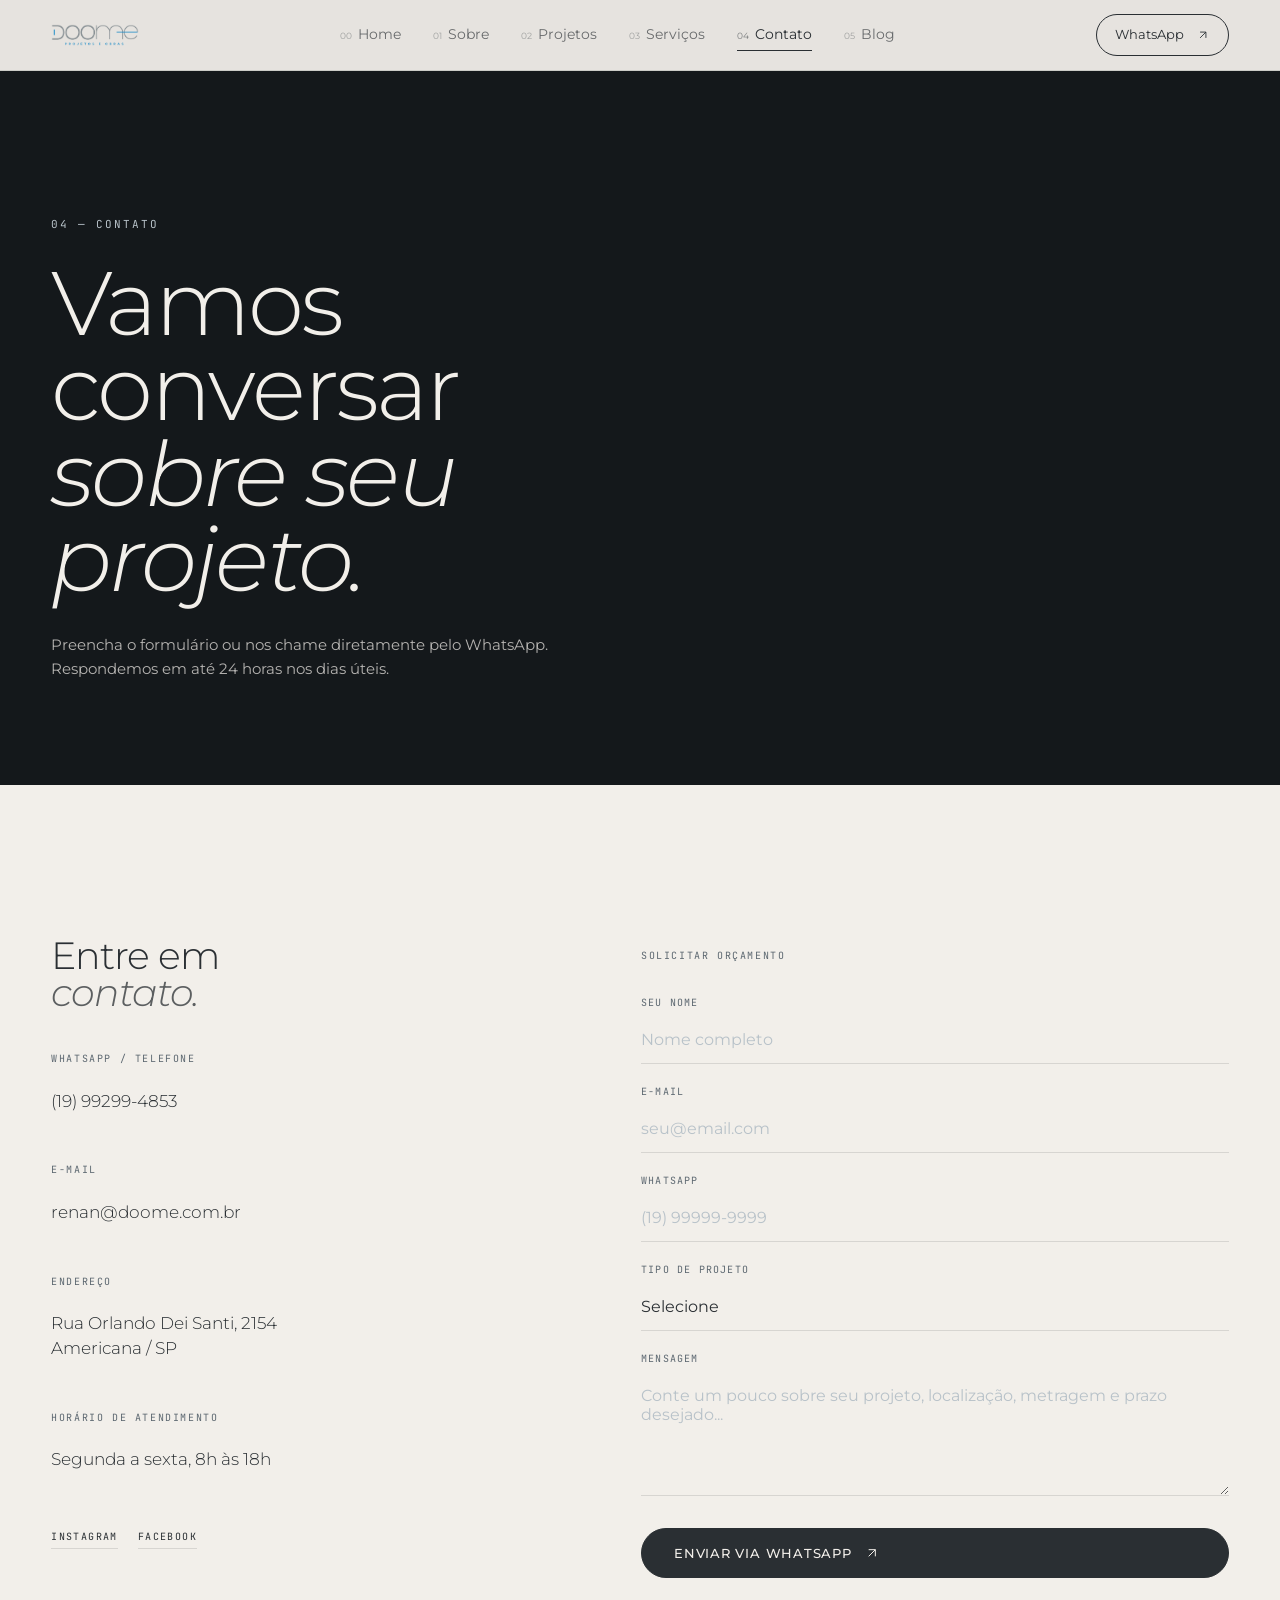
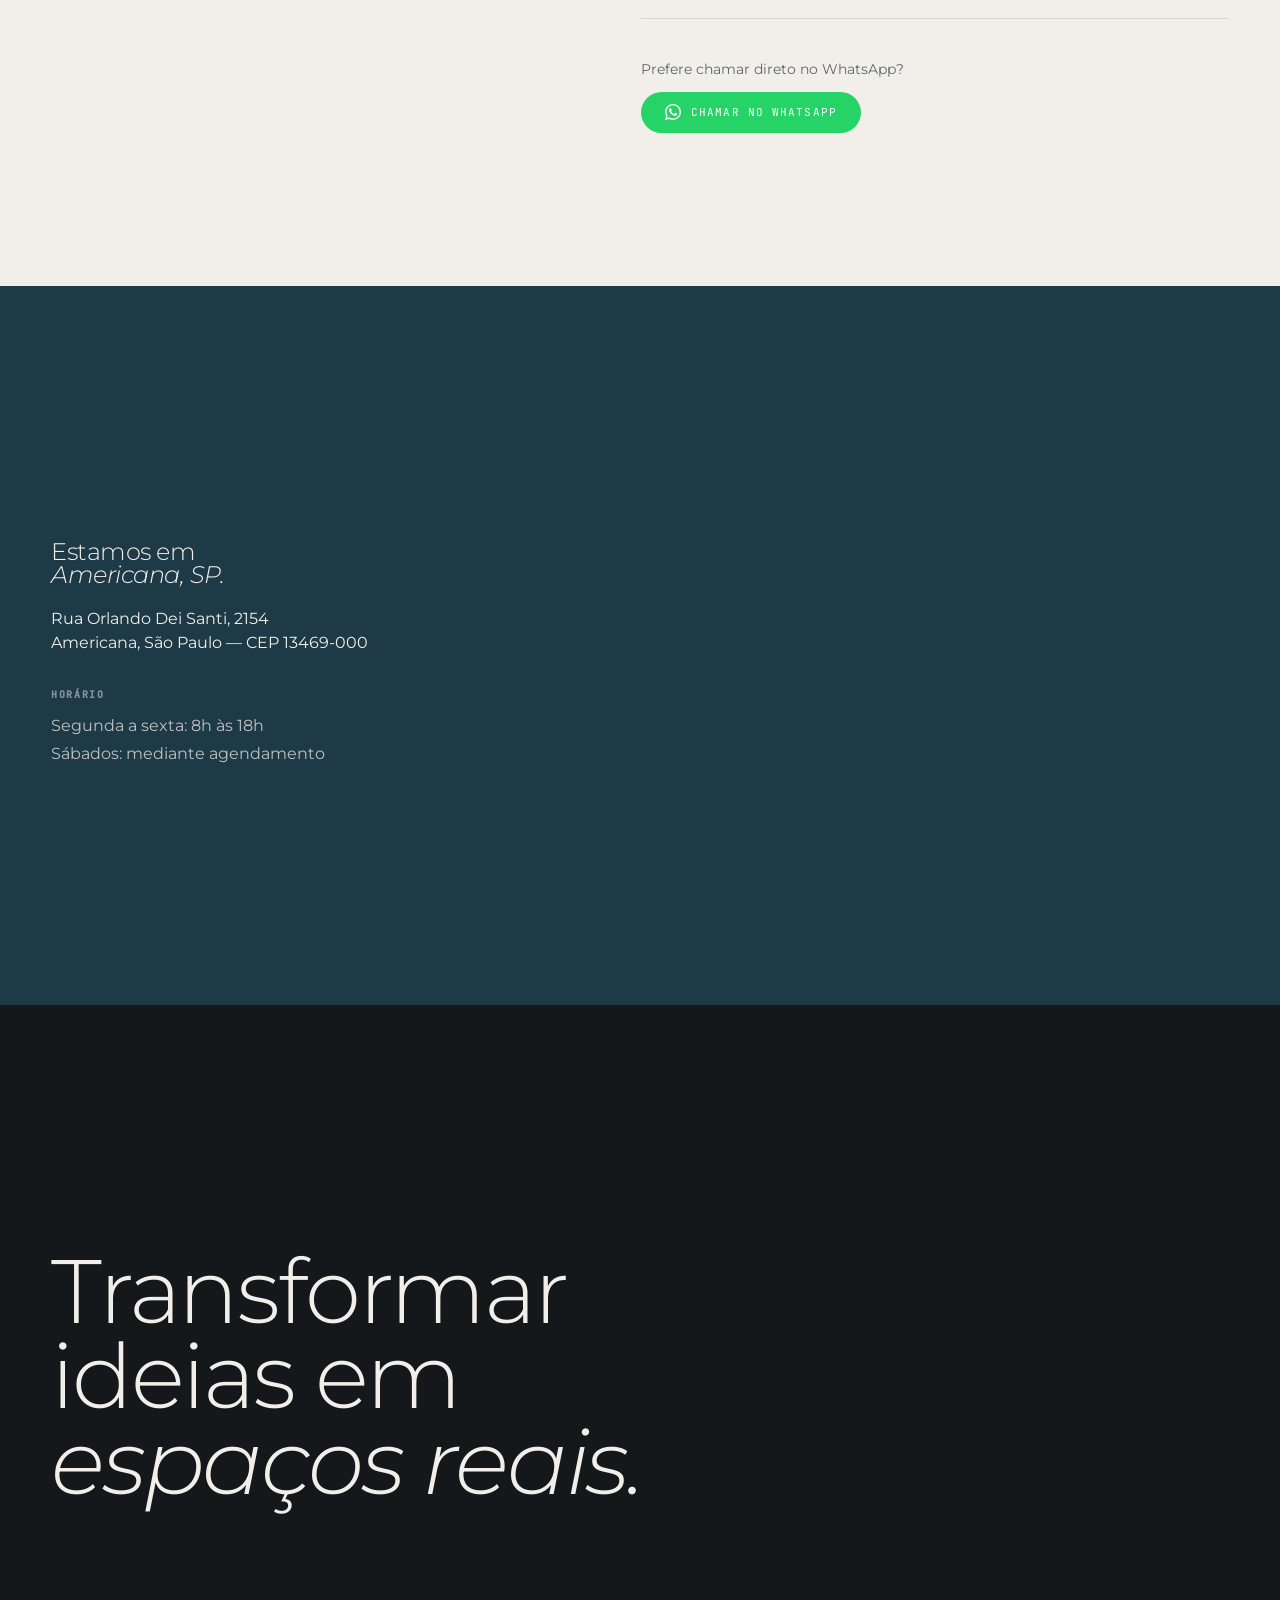
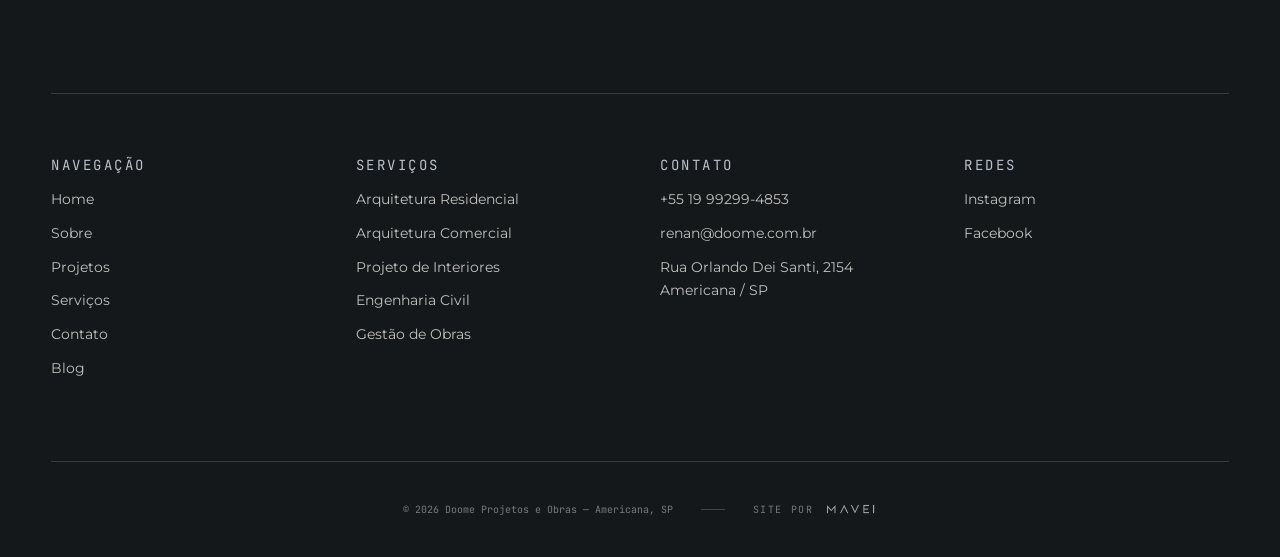
<file: contato/index.html>
<!DOCTYPE html>
<html lang="pt-BR">
<head>
  <meta charset="UTF-8">
  <meta name="viewport" content="width=device-width, initial-scale=1.0">
  <title>Contato Doome | Arquitetura e Engenharia em Americana SP</title>
  <meta name="description" content="Entre em contato com a Doome para solicitar orçamento de projeto residencial, comercial ou de interiores em Americana SP. WhatsApp, e-mail ou formulário.">
  <meta name="keywords" content="contato arquiteto Americana SP, orçamento projeto Americana, falar com arquiteto Campinas, solicitar projeto Americana SP, WhatsApp arquiteto Americana, email arquitetura Americana SP">
  <meta name="author" content="Doome Projetos e Obras">
  <meta name="robots" content="index, follow, max-snippet:-1, max-image-preview:large, max-video-preview:-1">
  <meta name="geo.region" content="BR-SP">
  <meta name="geo.placename" content="Americana, São Paulo">
  <meta name="theme-color" content="#14181B">
  <link rel="canonical" href="https://doome.com.br/contato/">
  <meta property="og:type" content="website">
  <meta property="og:site_name" content="Doome Projetos e Obras">
  <meta property="og:title" content="Contato — Fale com a Doome | Arquitetura Americana SP">
  <meta property="og:description" content="Entre em contato para orçamento de projeto arquitetônico, engenharia ou gestão de obras em Americana SP e região.">
  <meta property="og:url" content="https://doome.com.br/contato/">
  <meta property="og:image" content="https://doome.com.br/assets/image-09.webp">
  <meta property="og:locale" content="pt_BR">
  <meta name="twitter:card" content="summary_large_image">
  <meta name="twitter:image" content="https://doome.com.br/assets/image-09.webp">
  <link rel="icon" type="image/webp" href="../assets/image-02.webp">
  <link rel="apple-touch-icon" href="../assets/image-03.webp">
  <link rel="manifest" href="/manifest.json">
  <link rel="preload" href="/fonts/montserrat-400-latin.woff2" as="font" type="font/woff2" crossorigin>
  <link rel="preload" href="/fonts/montserrat-400-latin-ext.woff2" as="font" type="font/woff2" crossorigin>
  <link rel="stylesheet" href="/fonts/fonts.css">
  <link rel="stylesheet" href="/lightbox.css">

  <script type="application/ld+json">
  {
    "@context": "https://schema.org",
    "@type": "ContactPage",
    "url": "https://doome.com.br/contato/",
    "name": "Contato — Doome Projetos e Obras",
    "description": "Entre em contato com a Doome para orçamento de projetos de arquitetura e engenharia em Americana SP.",
    "mainEntity": {
      "@type": "LocalBusiness",
      "name": "Doome Projetos e Obras",
      "telephone": "+55-19-99299-4853",
      "email": "renan@doome.com.br",
      "url": "https://doome.com.br/",
      "openingHours": "Mo-Fr 08:00-18:00",
      "address": {
        "@type": "PostalAddress",
        "streetAddress": "Rua Orlando Dei Santi, 2154",
        "addressLocality": "Americana",
        "addressRegion": "SP",
        "postalCode": "13469-000",
        "addressCountry": "BR"
      },
      "geo": {"@type":"GeoCoordinates","latitude":-22.7386,"longitude":-47.3319},
      "sameAs": ["https://www.instagram.com/doomeprojetos", "https://www.facebook.com/doomeprojetos"]
    }
  }
  </script>

  <style>
    :root {
      --paper: #F2EFEA; --mist: #B8C2C9; --mist-deep:    #5C6770; --graphite: #2A2F33;
      --ink: #14181B; --petrol: #1F3A47;
      --line: rgba(20,24,27,0.12);
      --serif: "Montserrat", sans-serif; --sans: "Montserrat", -apple-system, sans-serif;
      --mono: "JetBrains Mono", ui-monospace, monospace;
      --gutter: clamp(20px,4vw,64px); --section: clamp(80px,12vw,200px);
      --ease-out: cubic-bezier(0.22,1,0.36,1);
    }
    *, *::before, *::after { box-sizing: border-box; }
    html, body { margin:0; padding:0; background:var(--paper); color:var(--graphite); font-family:var(--sans); font-size:16px; line-height:1.5; -webkit-font-smoothing:antialiased; }
    img { max-width:100%; display:block; }
    a { color:inherit; text-decoration:none; }
    ::selection { background:var(--petrol); color:var(--paper); }
    .serif { font-family:var(--serif); font-weight:300; letter-spacing:-0.02em; line-height:0.95; }
    .mono { font-family:var(--mono); font-size:11px; letter-spacing:0.08em; text-transform:uppercase; }
    .eyebrow { font-family:var(--mono); font-size:11px; letter-spacing:0.18em; text-transform:uppercase; color:var(--mist-deep); }
    ::-webkit-scrollbar { width:6px; } ::-webkit-scrollbar-thumb { background:var(--mist); }

    .nav { position:fixed; top:0; left:0; right:0; z-index:100; display:grid; grid-template-columns:auto 1fr auto; align-items:center; padding:14px var(--gutter); gap:40px; background:rgba(242,239,234,0.95); backdrop-filter:blur(14px); border-bottom:1px solid var(--line); color:var(--graphite); }
    .nav__brand { background:none; border:0; padding:0; color:inherit; display:inline-flex; }
    .nav__items { display:flex; gap:32px; justify-content:center; }
    .nav__item { padding:8px 0; color:inherit; font-size:14px; display:inline-flex; align-items:baseline; gap:6px; opacity:.66; transition:opacity .3s; position:relative; }
    .nav__item:hover, .nav__item.is-active { opacity:1; }
    .nav__item.is-active::after { content:""; position:absolute; left:0; right:0; bottom:2px; height:1px; background:currentColor; }
    .nav__n { font-size:9px; opacity:.55; }
    .nav__cta { display:inline-flex; align-items:center; gap:12px; font-size:13px; padding:10px 18px; border:1px solid currentColor; border-radius:999px; transition:background .4s,color .4s; }
    .nav__cta:hover { background:var(--graphite); color:var(--paper); }
    @media(max-width:900px) { .nav { grid-template-columns:auto auto; gap:14px; padding:14px 20px; } .nav__items { display:none; } .nav__cta { display:none; } }

    .reveal { opacity:0; transform:translateY(28px); transition:opacity 1.1s var(--ease-out),transform 1.1s var(--ease-out); }
    .reveal.in { opacity:1; transform:translateY(0); }

    .page-header { background:var(--ink); color:var(--paper); padding:clamp(120px,16vw,220px) var(--gutter) clamp(60px,8vw,120px); }
    .page-header .eyebrow { color:var(--mist); margin-bottom:28px; }
    .page-header__title { font-size:clamp(48px,7vw,110px); font-weight:300; letter-spacing:-0.03em; line-height:.95; margin:0 0 32px; }
    .page-header__lead { font-size:clamp(15px,1.1vw,18px); color:rgba(242,239,234,.72); max-width:52ch; line-height:1.65; margin:0; }

    /* CONTACT LAYOUT */
    .contact { max-width:1800px; margin:0 auto; padding:var(--section) var(--gutter); display:grid; grid-template-columns:1fr 1.2fr; gap:100px; align-items:start; }
    @media(max-width:900px) { .contact { grid-template-columns:1fr; gap:60px; } }

    /* INFO SIDE */
    .contact__info h2 { font-size:clamp(24px,3vw,48px); font-weight:300; letter-spacing:-0.025em; line-height:.95; margin:0 0 40px; }
    .contact__info em { font-style:italic; opacity:.75; }
    .contact__items { display:flex; flex-direction:column; gap:32px; }
    .contact__item { display:flex; flex-direction:column; gap:6px; }
    .contact__item-label { font-family:var(--mono); font-size:10px; letter-spacing:.16em; text-transform:uppercase; color:var(--mist-deep); }
    .contact__item-value { font-size:clamp(16px,1.3vw,20px); font-weight:300; }
    .contact__item-value a { border-bottom:1px solid transparent; transition:border-color .3s; }
    .contact__item-value a:hover { border-bottom-color:currentColor; }
    .contact__social { display:flex; gap:20px; margin-top:40px; }
    .contact__social a { font-family:var(--mono); font-size:10px; letter-spacing:.14em; text-transform:uppercase; border-bottom:1px solid var(--line); padding-bottom:4px; transition:border-color .3s; }
    .contact__social a:hover { border-color:var(--graphite); }

    /* FORM SIDE */
    .contact__form-wrap {}
    .form-title { font-family:var(--mono); font-size:10px; letter-spacing:.16em; text-transform:uppercase; color:var(--mist-deep); margin-bottom:32px; }
    .form { display:flex; flex-direction:column; gap:20px; }
    .form-group { display:flex; flex-direction:column; gap:6px; }
    .form-group label { font-family:var(--mono); font-size:10px; letter-spacing:.12em; text-transform:uppercase; color:var(--mist-deep); }
    .form-group input,
    .form-group select,
    .form-group textarea { width:100%; padding:14px 0; background:none; border:none; border-bottom:1px solid var(--line); font-family:var(--sans); font-size:16px; color:var(--graphite); outline:none; transition:border-color .3s; border-radius:0; -webkit-appearance:none; }
    .form-group input:focus,
    .form-group select:focus,
    .form-group textarea:focus { border-bottom-color:var(--graphite); }
    .form-group input::placeholder,
    .form-group textarea::placeholder { color:var(--mist); }
    .form-group textarea { resize:vertical; min-height:100px; }
    .form-group select { cursor:pointer; }
    .form-group select option { color:var(--graphite); }
    .btn-submit { margin-top:12px; display:inline-flex; align-items:center; gap:12px; padding:16px 32px; border-radius:999px; font-size:13px; font-weight:500; letter-spacing:.06em; text-transform:uppercase; background:var(--graphite); color:var(--paper); border:1px solid var(--graphite); cursor:pointer; transition:background .35s,color .35s; font-family:var(--sans); }
    .btn-submit:hover { background:var(--petrol); border-color:var(--petrol); }

    /* WPP QUICK */
    .wpp-quick { margin-top:40px; padding-top:40px; border-top:1px solid var(--line); display:flex; flex-direction:column; gap:12px; }
    .wpp-quick p { font-size:14px; color:var(--mist-deep); margin:0; }
    .wpp-btn { display:inline-flex; align-items:center; gap:10px; padding:12px 24px; border-radius:999px; background:#25D366; color:#fff; font-family:var(--mono); font-size:11px; letter-spacing:.1em; text-transform:uppercase; transition:background .3s; width:fit-content; }
    .wpp-btn:hover { background:#1DA851; }
    .wpp-btn svg { flex-shrink:0; }

    /* MAP PLACEHOLDER */
    .map-section { background:var(--petrol); color:var(--paper); padding:var(--section) var(--gutter); }
    .map-section__inner { max-width:1800px; margin:0 auto; display:grid; grid-template-columns:1fr 1fr; gap:80px; align-items:center; }
    @media(max-width:900px) { .map-section__inner { grid-template-columns:1fr; gap:40px; } }
    .map-section__address h2 { font-size:clamp(24px,3.5vw,56px); font-weight:300; letter-spacing:-0.03em; line-height:.95; margin:0 0 32px; }
    .map-section__address h2 em { font-style:italic; opacity:.75; }
    .map-section__address p { font-size:16px; line-height:1.75; color:rgba(242,239,234,.75); margin:0; }
    .map-section__hours { margin-top:32px; }
    .map-section__hours h3 { font-family:var(--mono); font-size:10px; letter-spacing:.16em; text-transform:uppercase; color:rgba(242,239,234,.5); margin:0 0 12px; }
    .map-section__hours p { font-size:16px; color:rgba(242,239,234,.75); margin:4px 0; }
    .map-iframe { width:100%; aspect-ratio:4/3; border:none; border-radius:4px; filter:grayscale(.3) contrast(1.05); }

    /* FOOTER */
    .footer { background:var(--ink); color:var(--paper); padding:var(--section) var(--gutter) 40px; }
    .footer__top { padding-bottom:100px; border-bottom:1px solid rgba(242,239,234,.16); }
    .footer__manifesto { font-size:clamp(48px,7vw,120px); letter-spacing:-0.025em; font-weight:300; line-height:.95; }
    .footer__grid { display:grid; grid-template-columns:repeat(4,1fr); gap:40px; padding:60px 0 80px; border-bottom:1px solid rgba(242,239,234,.16); }
    @media(max-width:800px) { .footer__grid { grid-template-columns:repeat(2,1fr); } }
    .footer__col p { margin:10px 0 0; font-size:14px; line-height:1.7; color:rgba(242,239,234,.78); }
    .footer__col .eyebrow { color:var(--mist); margin:0; }
    .footer__col a { border-bottom:1px solid transparent; transition:border-color .3s; }
    .footer__col a:hover { border-bottom-color:currentColor; }
    .footer__base { display:flex; justify-content:center; align-items:center; flex-wrap:wrap; gap:14px 28px; padding-top:40px; }
    .footer__base p { font-family:var(--mono); font-size:10px; opacity:.45; margin:0; }
    .footer__base-sep { width:24px; height:1px; background:rgba(242,239,234,0.2); }
    .mavei-credit { display:inline-flex; align-items:center; gap:10px; font-family:var(--mono); font-size:10px; letter-spacing:.16em; text-transform:uppercase; color:rgba(242,239,234,.45); transition:color .35s ease; }
    .mavei-credit:hover { color:rgba(242,239,234,.9); }
    .mavei-credit img { height:14px; width:auto; display:block; opacity:.7; transition:opacity .35s ease; }
    .mavei-credit:hover img { opacity:1; }
    @media (max-width:600px) { .footer__base-sep { display:none; } .footer__base { gap:8px; } }

    /* BURGER + DRAWER MOBILE */
    .nav__burger { display:none; background:none; border:0; padding:0; cursor:pointer; }
    .drawer { display:none; }
    @media(max-width:900px) {
      .nav__burger {
        display:inline-flex; flex-direction:column; justify-content:center; gap:5px;
        width:44px; height:44px; padding:0; color:inherit;
        margin-left:auto; align-items:flex-end; z-index:110; position:relative;
      }
      .nav__burger span { display:block; width:24px; height:1px; background:currentColor; transition:transform .4s var(--ease-out), width .4s var(--ease-out); transform-origin:right center; }
      .nav__burger span:nth-child(2) { width:16px; }
      .nav__burger.is-open span:nth-child(1) { transform:translateY(3px) rotate(-45deg); width:24px; }
      .nav__burger.is-open span:nth-child(2) { transform:translateY(-3px) rotate(45deg); width:24px; }
      .nav--menu-open { background:var(--ink)!important; color:var(--paper)!important; border-bottom-color:transparent!important; backdrop-filter:none!important; }
      .drawer {
        display:flex; position:fixed; inset:0; background:var(--ink); color:var(--paper);
        z-index:105; transform:translateY(-100%); transition:transform .6s var(--ease-out);
        flex-direction:column; justify-content:space-between; padding:96px 26px 36px; pointer-events:none;
      }
      .drawer--open { transform:translateY(0); pointer-events:auto; }
      .drawer__nav { display:flex; flex-direction:column; gap:0; margin-top:12px; }
      .drawer__item {
        background:0 0; border:0; padding:14px 0; color:inherit; text-align:left;
        display:grid; grid-template-columns:36px 1fr; align-items:baseline; gap:12px;
        border-bottom:1px solid rgba(242,239,234,.1);
        opacity:0; transform:translateY(16px);
        transition:opacity .6s var(--ease-out), transform .6s var(--ease-out);
      }
      .drawer--open .drawer__item { opacity:1; transform:translateY(0); }
      .drawer__n { color:var(--mist); font-family:var(--mono); font-size:10px; letter-spacing:.12em; }
      .drawer__label { font-family:var(--serif); font-size:clamp(32px,9vw,56px); font-weight:300; letter-spacing:-.025em; line-height:1.05; }
      .drawer__item.is-active .drawer__label { font-style:italic; }
      .drawer__foot { display:flex; flex-direction:column; gap:20px; opacity:0; transition:opacity .5s var(--ease-out) .45s; }
      .drawer--open .drawer__foot { opacity:1; }
      .drawer__cta {
        display:inline-flex; align-items:center; justify-content:center; gap:10px;
        padding:15px 22px; border:1px solid var(--paper); border-radius:999px;
        color:var(--paper); font-size:13px; background:0 0;
      }
      .drawer__contact { display:flex; flex-direction:column; gap:6px; color:rgba(242,239,234,.55); font-family:var(--mono); font-size:11px; letter-spacing:.08em; text-transform:uppercase; }
      .drawer__contact a { color:inherit; }
    }
  </style>
</head>
<body data-page="contato">

<!-- Nav -->
<nav class="nav" id="nav">
  <a href="/" class="nav__brand" aria-label="Doome — Início">
    <img src="/assets/image-15.webp" alt="DOOME" width="120" height="22" decoding="async" style="height:22px;width:auto;">
  </a>
  <div class="nav__items">
    <a href="/" class="nav__item"><span class="nav__n">00</span> Home</a>
    <a href="/sobre/" class="nav__item"><span class="nav__n">01</span> Sobre</a>
    <a href="/projetos/" class="nav__item"><span class="nav__n">02</span> Projetos</a>
    <a href="/servicos/" class="nav__item"><span class="nav__n">03</span> Serviços</a>
    <a href="/contato/" class="nav__item is-active"><span class="nav__n">04</span> Contato</a>
    <a href="/blog/" class="nav__item"><span class="nav__n">05</span> Blog</a>
  </div>
  <a href="https://api.whatsapp.com/send?phone=5519992994853&text=Ol%C3%A1%2C+Doome%21+Gostaria+de+conversar+sobre+um+projeto." class="nav__cta" target="_blank" rel="noopener noreferrer" aria-label="Fale conosco no WhatsApp" data-cta="nav">
    <span>WhatsApp</span>
    <svg width="14" height="14" viewBox="0 0 24 24" fill="none" stroke="currentColor" stroke-width="1.5"><path d="M7 17L17 7M17 7H7M17 7v10"/></svg>
  </a>
  <button class="nav__burger" type="button" aria-label="Menu" aria-expanded="false" aria-controls="drawer">
    <span></span><span></span>
  </button>
</nav>

<!-- Drawer mobile -->
<div class="drawer" id="drawer" aria-hidden="true">
  <nav class="drawer__nav" aria-label="Menu">
    <a class="drawer__item" href="/"><span class="drawer__n">00</span><span class="drawer__label">Home</span></a>
    <a class="drawer__item" href="/sobre/"><span class="drawer__n">01</span><span class="drawer__label">Sobre</span></a>
    <a class="drawer__item" href="/projetos/"><span class="drawer__n">02</span><span class="drawer__label">Projetos</span></a>
    <a class="drawer__item" href="/servicos/"><span class="drawer__n">03</span><span class="drawer__label">Serviços</span></a>
    <a class="drawer__item is-active" href="/contato/"><span class="drawer__n">04</span><span class="drawer__label">Contato</span></a>
    <a class="drawer__item" href="/blog/"><span class="drawer__n">05</span><span class="drawer__label">Blog</span></a>
  </nav>
  <div class="drawer__foot">
    <a class="drawer__cta" href="https://api.whatsapp.com/send?phone=5519992994853&text=Ol%C3%A1%2C+Doome%21+Gostaria+de+conversar+sobre+um+projeto." target="_blank" rel="noopener noreferrer">
      <span>Fale no WhatsApp</span>
      <svg width="14" height="14" viewBox="0 0 24 24" fill="none" stroke="currentColor" stroke-width="1.5"><path d="M7 17L17 7M17 7H7M17 7v10"/></svg>
    </a>
    <div class="drawer__contact">
      <a href="mailto:renan@doome.com.br">renan@doome.com.br</a>
      <a href="tel:+5519992994853">+55 (19) 99299-4853</a>
    </div>
  </div>
</div>

<main>
  <header class="page-header">
    <p class="eyebrow">04 — Contato</p>
    <h1 class="page-header__title serif">Vamos<br>conversar<br><em>sobre seu<br>projeto.</em></h1>
    <p class="page-header__lead">Preencha o formulário ou nos chame diretamente pelo WhatsApp. Respondemos em até 24 horas nos dias úteis.</p>
  </header>

  <section class="contact" aria-label="Informações de contato e formulário">

    <!-- INFO -->
    <div class="contact__info reveal">
      <h2 class="serif">Entre em<br><em>contato.</em></h2>
      <div class="contact__items">
        <div class="contact__item">
          <span class="contact__item-label">WhatsApp / Telefone</span>
          <p class="contact__item-value"><a href="tel:+5519992994853">(19) 99299-4853</a></p>
        </div>
        <div class="contact__item">
          <span class="contact__item-label">E-mail</span>
          <p class="contact__item-value"><a href="mailto:renan@doome.com.br">renan@doome.com.br</a></p>
        </div>
        <div class="contact__item">
          <span class="contact__item-label">Endereço</span>
          <p class="contact__item-value">Rua Orlando Dei Santi, 2154<br>Americana / SP</p>
        </div>
        <div class="contact__item">
          <span class="contact__item-label">Horário de atendimento</span>
          <p class="contact__item-value">Segunda a sexta, 8h às 18h</p>
        </div>
      </div>
      <div class="contact__social">
        <a href="https://www.instagram.com/doomeprojetos/" target="_blank" rel="noopener">Instagram</a>
        <a href="https://www.facebook.com/doomeprojetos/" target="_blank" rel="noopener">Facebook</a>
      </div>
    </div>

    <!-- FORM -->
    <div class="contact__form-wrap reveal">
      <p class="form-title">Solicitar orçamento</p>
      <div class="form" id="contact-form">
        <div class="form-group">
          <label for="nome">Seu nome</label>
          <input type="text" id="nome" placeholder="Nome completo" required>
        </div>
        <div class="form-group">
          <label for="email">E-mail</label>
          <input type="email" id="email" placeholder="seu@email.com">
        </div>
        <div class="form-group">
          <label for="tel">WhatsApp</label>
          <input type="tel" id="tel" placeholder="(19) 99999-9999">
        </div>
        <div class="form-group">
          <label for="tipo">Tipo de projeto</label>
          <select id="tipo">
            <option value="" disabled selected>Selecione</option>
            <option value="Residencial">Projeto Residencial</option>
            <option value="Comercial">Projeto Comercial</option>
            <option value="Interiores">Projeto de Interiores</option>
            <option value="Engenharia">Engenharia Civil</option>
            <option value="Gestão de Obras">Gestão de Obras</option>
            <option value="Outro">Outro</option>
          </select>
        </div>
        <div class="form-group">
          <label for="msg">Mensagem</label>
          <textarea id="msg" placeholder="Conte um pouco sobre seu projeto, localização, metragem e prazo desejado..." rows="5"></textarea>
        </div>
        <button class="btn-submit" onclick="sendWhatsApp()">
          Enviar via WhatsApp
          <svg width="16" height="16" viewBox="0 0 24 24" fill="none" stroke="currentColor" stroke-width="1.5"><path d="M7 17L17 7M17 7H7M17 7v10"/></svg>
        </button>
      </div>

      <div class="wpp-quick">
        <p>Prefere chamar direto no WhatsApp?</p>
        <a class="wpp-btn" href="https://api.whatsapp.com/send?phone=5519992994853&text=Ol%C3%A1%2C+Doome%21+Vi+o+site+de+voc%C3%AAs+e+gostaria+de+conversar+sobre+um+projeto." target="_blank" rel="noopener noreferrer">
          <svg xmlns="http://www.w3.org/2000/svg" width="16" height="16" viewBox="0 0 24 24" fill="currentColor"><path d="M17.472 14.382c-.297-.149-1.758-.867-2.03-.967-.273-.099-.471-.148-.67.15-.197.297-.767.966-.94 1.164-.173.199-.347.223-.644.075-.297-.15-1.255-.463-2.39-1.475-.883-.788-1.48-1.761-1.653-2.059-.173-.297-.018-.458.13-.606.134-.133.298-.347.446-.52.149-.174.198-.298.298-.497.099-.198.05-.371-.025-.52-.075-.149-.669-1.612-.916-2.207-.242-.579-.487-.5-.669-.51-.173-.008-.371-.01-.57-.01-.198 0-.52.074-.792.372-.272.297-1.04 1.016-1.04 2.479 0 1.462 1.065 2.875 1.213 3.074.149.198 2.096 3.2 5.077 4.487.709.306 1.262.489 1.694.625.712.227 1.36.195 1.871.118.571-.085 1.758-.719 2.006-1.413.248-.694.248-1.289.173-1.413-.074-.124-.272-.198-.57-.347m-5.421 7.403h-.004a9.87 9.87 0 01-5.031-1.378l-.361-.214-3.741.982.998-3.648-.235-.374a9.86 9.86 0 01-1.51-5.26c.001-5.45 4.436-9.884 9.888-9.884 2.64 0 5.122 1.03 6.988 2.898a9.825 9.825 0 012.893 6.994c-.003 5.45-4.437 9.884-9.885 9.884m8.413-18.297A11.815 11.815 0 0012.05 0C5.495 0 .16 5.335.157 11.892c0 2.096.547 4.142 1.588 5.945L.057 24l6.305-1.654a11.882 11.882 0 005.683 1.448h.005c6.554 0 11.89-5.335 11.893-11.893a11.821 11.821 0 00-3.48-8.413z"/></svg>
          Chamar no WhatsApp
        </a>
      </div>
    </div>
  </section>

  <!-- MAP -->
  <section class="map-section" aria-label="Localização do escritório">
    <div class="map-section__inner">
      <div class="reveal">
        <h2 class="serif">Estamos em<br><em>Americana, SP.</em></h2>
        <p>Rua Orlando Dei Santi, 2154<br>Americana, São Paulo — CEP 13469-000</p>
        <div class="map-section__hours">
          <h3>Horário</h3>
          <p>Segunda a sexta: 8h às 18h</p>
          <p>Sábados: mediante agendamento</p>
        </div>
      </div>
      <iframe
        class="map-iframe reveal"
        title="Localização do escritório Doome em Americana SP"
        src="https://www.google.com/maps/embed?pb=!1m18!1m12!1m3!1d3692.38!2d-47.3319!3d-22.7386!2m3!1f0!2f0!3f0!3m2!1i1024!2i768!4f13.1!3m3!1m2!1s0x94c8c5a5a5a5a5a5%3A0x5a5a5a5a5a5a5a5a!2sRua+Orlando+Dei+Santi%2C+2154%2C+Americana+-+SP!5e0!3m2!1spt-BR!2sbr!4v1714336800000"
        loading="lazy" decoding="async"
        referrerpolicy="no-referrer-when-downgrade"
        allowfullscreen>
      </iframe>
    </div>
  </section>
</main>

<footer class="footer">
  <div class="footer__top"><p class="footer__manifesto serif">Transformar<br>ideias em<br><em>espaços reais.</em></p></div>
  <div class="footer__grid">
    <div class="footer__col"><p class="eyebrow">Navegação</p><p><a href="../">Home</a></p><p><a href="../sobre/">Sobre</a></p><p><a href="../projetos/">Projetos</a></p><p><a href="../servicos/">Serviços</a></p><p><a href="../contato/">Contato</a></p><p><a href="../blog/">Blog</a></p></div>
    <div class="footer__col"><p class="eyebrow">Serviços</p><p>Arquitetura Residencial</p><p>Arquitetura Comercial</p><p>Projeto de Interiores</p><p>Engenharia Civil</p><p>Gestão de Obras</p></div>
    <div class="footer__col"><p class="eyebrow">Contato</p><p><a href="tel:+5519992994853">+55 19 99299-4853</a></p><p><a href="mailto:renan@doome.com.br">renan@doome.com.br</a></p><p>Rua Orlando Dei Santi, 2154<br>Americana / SP</p></div>
    <div class="footer__col"><p class="eyebrow">Redes</p><p><a href="https://www.instagram.com/doomeprojetos/" target="_blank" rel="noopener">Instagram</a></p><p><a href="https://www.facebook.com/doomeprojetos/" target="_blank" rel="noopener">Facebook</a></p></div>
  </div>
  <div class="footer__base">
    <p>&copy; 2026 Doome Projetos e Obras — Americana, SP</p>
    <span class="footer__base-sep" aria-hidden="true"></span>
    <a href="https://mavei.com.br/" target="_blank" rel="noopener noreferrer" class="mavei-credit" data-cta="footer-mavei" aria-label="Site por MAVEI Digital — abre em nova aba">
      <span class="mavei-credit__label">Site por</span>
      <img src="/assets/mavei-logo-white.webp" alt="MAVEI Digital" width="80" height="14" loading="lazy" decoding="async">
    </a>
  </div>
</footer>

<script>
  // Reveal
  const io = new IntersectionObserver(entries => {
    entries.forEach(e => { if(e.isIntersecting) { e.target.classList.add('in'); io.unobserve(e.target); }});
  }, {threshold:0.1});
  document.querySelectorAll('.reveal').forEach(el => io.observe(el));

  // WhatsApp form submit
  function sendWhatsApp() {
    const nome  = document.getElementById('nome').value.trim();
    const email = document.getElementById('email').value.trim();
    const tel   = document.getElementById('tel').value.trim();
    const tipo  = document.getElementById('tipo').value;
    const msg   = document.getElementById('msg').value.trim();

    if (!nome) { alert('Por favor, informe seu nome.'); return; }

    const text = [
      `Olá, Doome! Vi o site de vocês e gostaria de conversar sobre um projeto.`,
      ``,
      `*Nome:* ${nome}`,
      email ? `*E-mail:* ${email}` : '',
      tel   ? `*WhatsApp:* ${tel}` : '',
      tipo  ? `*Tipo de projeto:* ${tipo}` : '',
      msg   ? `*Mensagem:* ${msg}` : '',
    ].filter(Boolean).join('\n');

    const url = `https://api.whatsapp.com/send?phone=5519992994853&text=${encodeURIComponent(text)}`;
    window.open(url, '_blank', 'noopener,noreferrer');
  }
</script>
<script src="/main.js" defer></script>
</body>
</html>
</file>
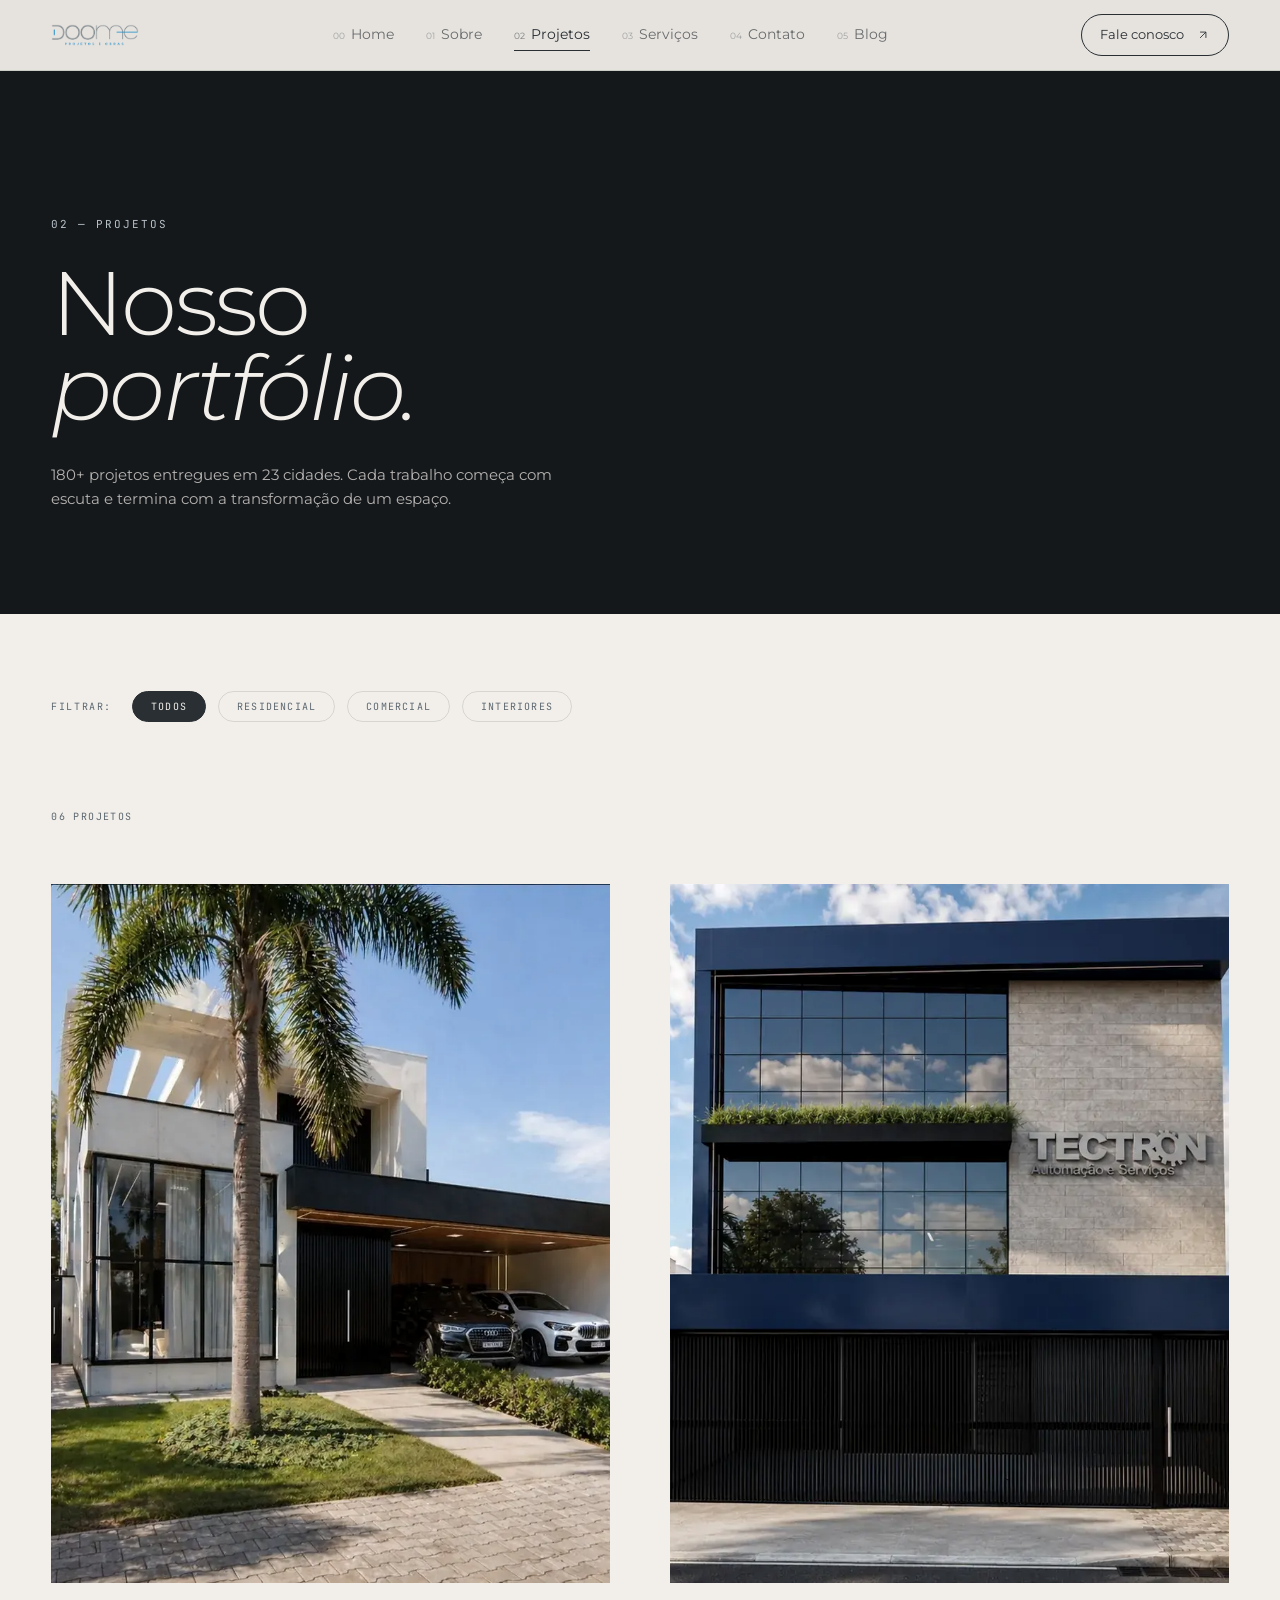
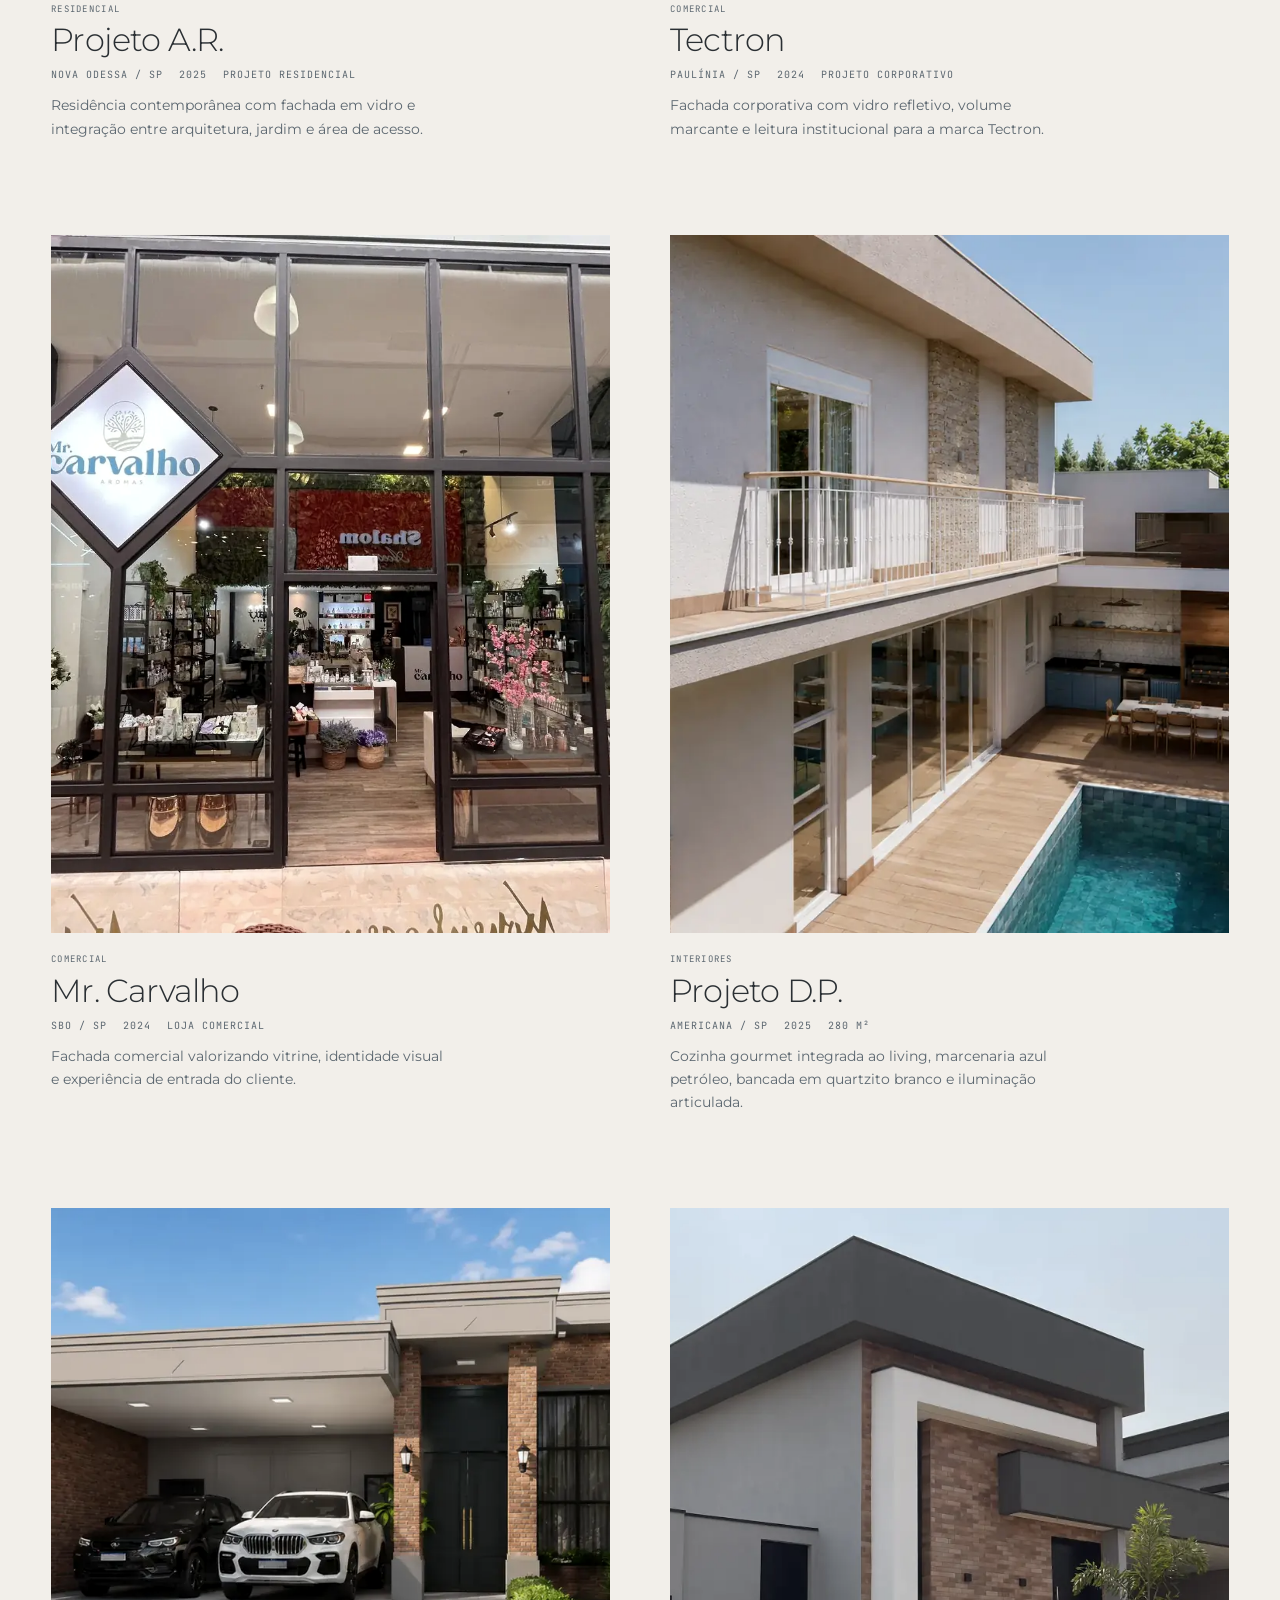
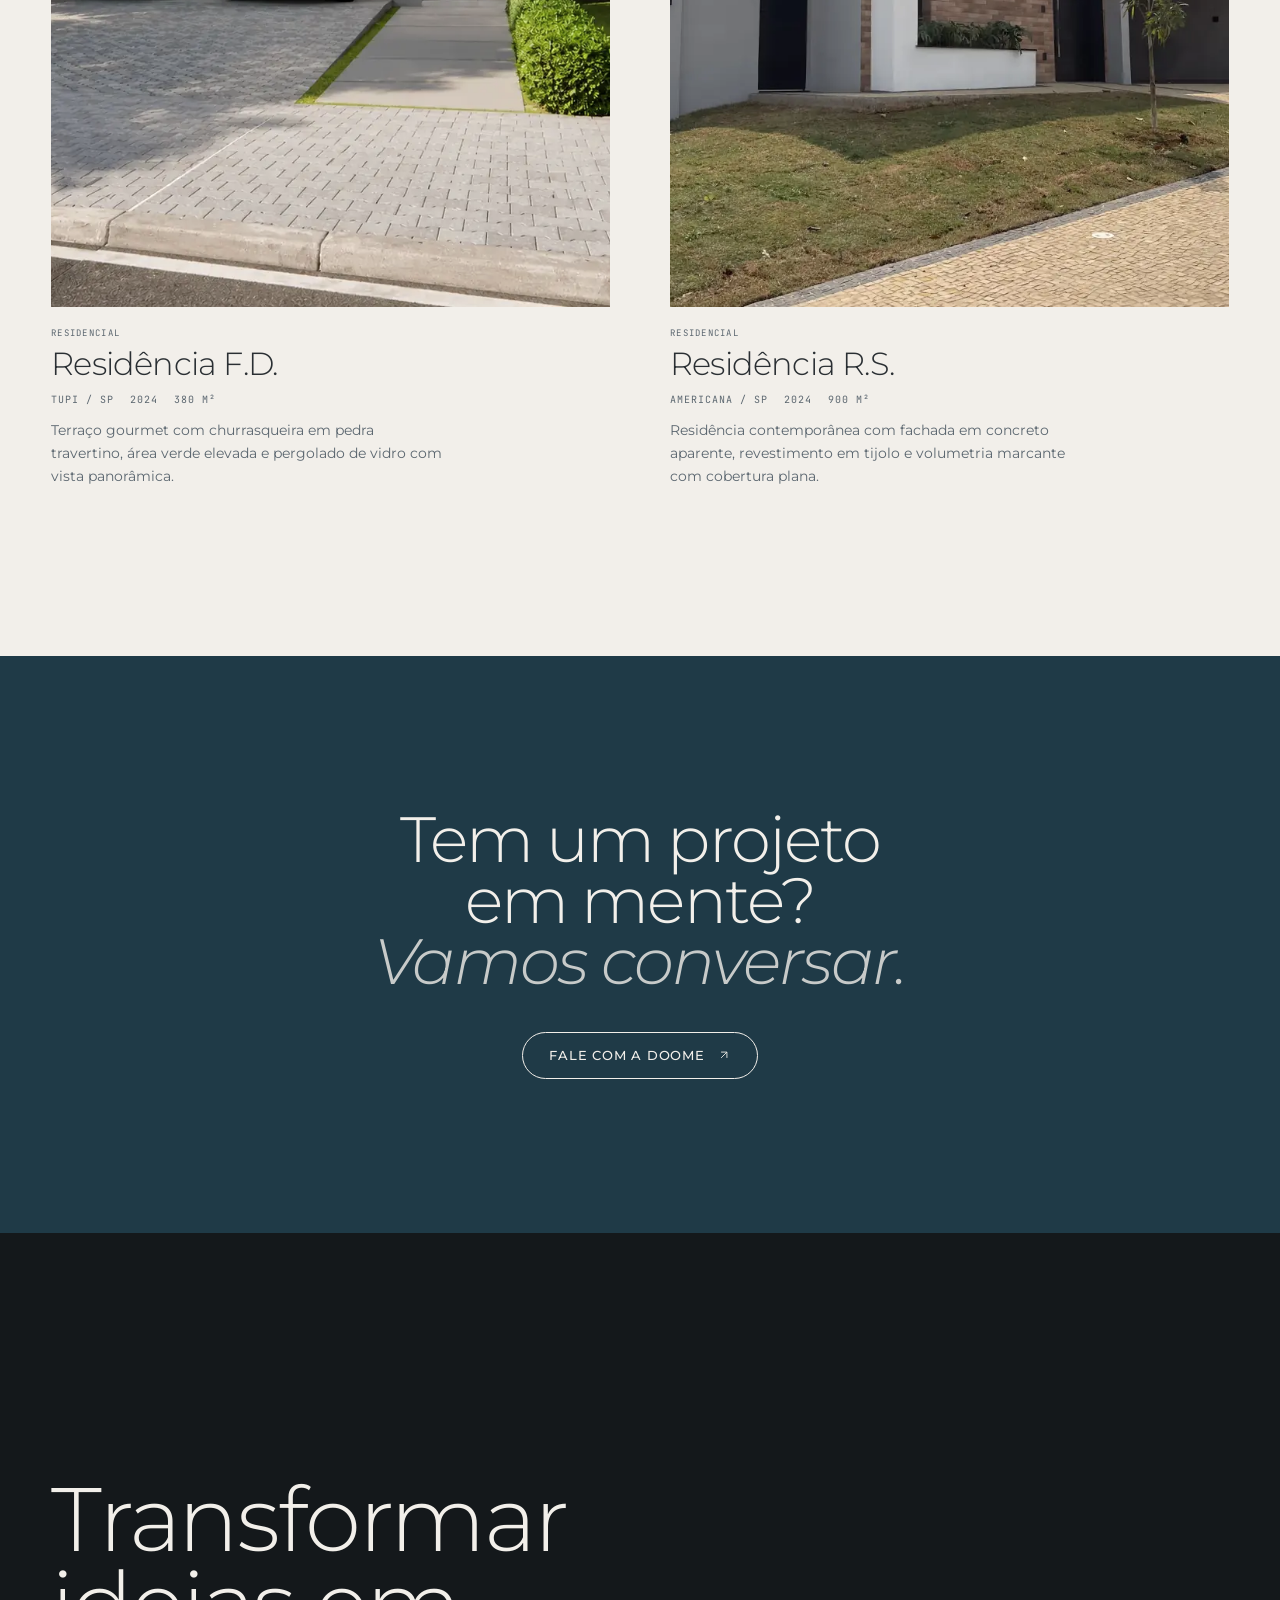
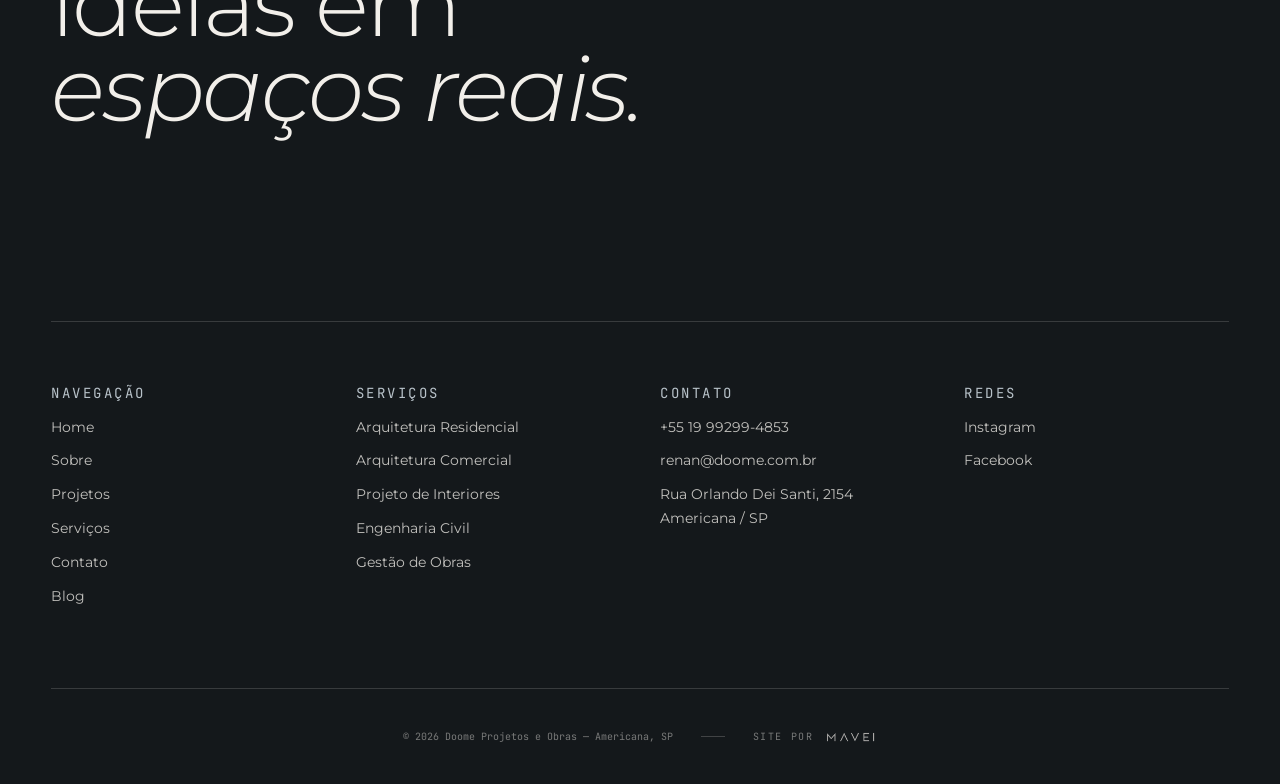
<file: projetos/index.html>
<!DOCTYPE html>
<html lang="pt-BR">
<head>
  <meta charset="UTF-8">
  <meta name="viewport" content="width=device-width, initial-scale=1.0">
  <title>Projetos | Portfólio Doome — Arquitetura em Americana SP</title>
  <meta name="description" content="Portfólio Doome: projetos residenciais, comerciais e de interiores em Americana, Campinas e região. Veja nossos trabalhos de arquitetura.">
  <meta name="keywords" content="portfólio arquitetura Americana SP, projetos residenciais Americana, projetos comerciais Campinas, interiores Americana SP, projeto residencial Nova Odessa, arquitetura contemporânea SP, reforma Americana SP">
  <meta name="author" content="Doome Projetos e Obras">
  <meta name="robots" content="index, follow, max-snippet:-1, max-image-preview:large, max-video-preview:-1">
  <meta name="geo.region" content="BR-SP">
  <meta name="geo.placename" content="Americana, São Paulo">
  <meta name="theme-color" content="#14181B">
  <link rel="canonical" href="https://doome.com.br/projetos/">
  <meta property="og:type" content="website">
  <meta property="og:site_name" content="Doome Projetos e Obras">
  <meta property="og:title" content="Portfólio de Projetos | Doome Arquitetura — Americana SP">
  <meta property="og:description" content="Projetos residenciais, comerciais e de interiores desenvolvidos pela Doome em Americana, Campinas e região de SP.">
  <meta property="og:url" content="https://doome.com.br/projetos/">
  <meta property="og:image" content="https://doome.com.br/assets/projetos/projeto-ar/01.webp">
  <meta property="og:locale" content="pt_BR">
  <meta name="twitter:card" content="summary_large_image">
  <meta name="twitter:image" content="https://doome.com.br/assets/projetos/projeto-ar/01.webp">
  <link rel="icon" type="image/webp" href="../assets/image-02.webp">
  <link rel="apple-touch-icon" href="../assets/image-03.webp">
  <link rel="manifest" href="/manifest.json">
  <link rel="preload" href="/fonts/montserrat-400-latin.woff2" as="font" type="font/woff2" crossorigin>
  <link rel="preload" href="/fonts/montserrat-400-latin-ext.woff2" as="font" type="font/woff2" crossorigin>
  <link rel="stylesheet" href="/fonts/fonts.css">
  <link rel="stylesheet" href="/lightbox.css">

  <script type="application/ld+json">
  {
    "@context": "https://schema.org",
    "@type": "CollectionPage",
    "url": "https://doome.com.br/projetos/",
    "name": "Portfólio de Projetos — Doome Arquitetura",
    "description": "Portfólio com projetos residenciais, comerciais e de interiores da Doome em Americana SP.",
    "publisher": {
      "@type": "Organization",
      "name": "Doome Projetos e Obras",
      "url": "https://doome.com.br/"
    },
    "mainEntity": {
      "@type": "ItemList",
      "itemListElement": [
        {"@type":"ListItem","position":1,"name":"Projeto A.R. — Residencial Nova Odessa SP","url":"https://doome.com.br/projetos/#projeto-ar","image":"https://doome.com.br/assets/projetos/projeto-ar/01.webp"},
        {"@type":"ListItem","position":2,"name":"Tectron — Projeto Corporativo Paulínia SP","url":"https://doome.com.br/projetos/#tectron-paulinia","image":"https://doome.com.br/assets/projetos/tectron-paulinia/01.webp"},
        {"@type":"ListItem","position":3,"name":"Mr. Carvalho — Fachada Comercial SBO SP","url":"https://doome.com.br/projetos/#mr-carvalho-sbo","image":"https://doome.com.br/assets/projetos/mr-carvalho-sbo/01.webp"},
        {"@type":"ListItem","position":4,"name":"Projeto D.P. — Interiores Americana SP","url":"https://doome.com.br/projetos/#projeto-dp","image":"https://doome.com.br/assets/projetos/projeto-dp/01.webp"},
        {"@type":"ListItem","position":5,"name":"Residência Fabiana e Danilo — Terraço Gourmet Tupi SP","url":"https://doome.com.br/projetos/#residencia-fabiana-danilo","image":"https://doome.com.br/assets/projetos/residencia-fabiana-danilo/01.webp"}
      ]
    }
  }
  </script>

  <style>
    :root {
      --paper: #F2EFEA; --mist: #B8C2C9; --mist-deep:    #5C6770; --graphite: #2A2F33;
      --ink: #14181B; --petrol: #1F3A47;
      --line: rgba(20,24,27,0.12);
      --serif: "Montserrat", sans-serif; --sans: "Montserrat", -apple-system, sans-serif;
      --mono: "JetBrains Mono", ui-monospace, monospace;
      --gutter: clamp(20px,4vw,64px); --section: clamp(80px,12vw,200px);
      --ease-out: cubic-bezier(0.22,1,0.36,1);
    }
    *, *::before, *::after { box-sizing: border-box; }
    html, body { margin:0; padding:0; background:var(--paper); color:var(--graphite); font-family:var(--sans); font-size:16px; line-height:1.5; -webkit-font-smoothing:antialiased; }
    img { max-width:100%; display:block; }
    a { color:inherit; text-decoration:none; }
    ::selection { background:var(--petrol); color:var(--paper); }
    .serif { font-family:var(--serif); font-weight:300; letter-spacing:-0.02em; line-height:0.95; }
    .mono { font-family:var(--mono); font-size:11px; letter-spacing:0.08em; text-transform:uppercase; }
    .eyebrow { font-family:var(--mono); font-size:11px; letter-spacing:0.18em; text-transform:uppercase; color:var(--mist-deep); }
    ::-webkit-scrollbar { width:6px; } ::-webkit-scrollbar-thumb { background:var(--mist); }

    .nav { position:fixed; top:0; left:0; right:0; z-index:100; display:grid; grid-template-columns:auto 1fr auto; align-items:center; padding:14px var(--gutter); gap:40px; background:rgba(242,239,234,0.95); backdrop-filter:blur(14px); border-bottom:1px solid var(--line); color:var(--graphite); }
    .nav__brand { background:none; border:0; padding:0; color:inherit; display:inline-flex; align-items:center; }
    .nav__items { display:flex; gap:32px; justify-content:center; }
    .nav__item { padding:8px 0; color:inherit; font-size:14px; display:inline-flex; align-items:baseline; gap:6px; opacity:.66; transition:opacity .3s; position:relative; }
    .nav__item:hover, .nav__item.is-active { opacity:1; }
    .nav__item.is-active::after { content:""; position:absolute; left:0; right:0; bottom:2px; height:1px; background:currentColor; }
    .nav__n { font-size:9px; opacity:.55; }
    .nav__cta { display:inline-flex; align-items:center; gap:12px; font-size:13px; padding:10px 18px; border:1px solid currentColor; border-radius:999px; transition:background .4s,color .4s; }
    .nav__cta:hover { background:var(--graphite); color:var(--paper); }
    @media(max-width:900px) { .nav { grid-template-columns:auto auto; gap:14px; padding:14px 20px; } .nav__items { display:none; } .nav__cta { display:none; } }

    .reveal { opacity:0; transform:translateY(28px); transition:opacity 1.1s var(--ease-out),transform 1.1s var(--ease-out); }
    .reveal.in { opacity:1; transform:translateY(0); }

    .page-header { background:var(--ink); color:var(--paper); padding:clamp(120px,16vw,220px) var(--gutter) clamp(60px,8vw,120px); }
    .page-header .eyebrow { color:var(--mist); margin-bottom:28px; }
    .page-header__title { font-size:clamp(48px,7vw,110px); font-weight:300; letter-spacing:-0.03em; line-height:.95; margin:0 0 32px; }
    .page-header__lead { font-size:clamp(15px,1.1vw,18px); color:rgba(242,239,234,.72); max-width:52ch; line-height:1.65; margin:0; }

    /* FILTER BAR */
    .filter-bar { max-width:1800px; margin:0 auto; padding:clamp(40px,6vw,80px) var(--gutter) 0; display:flex; gap:12px; flex-wrap:wrap; align-items:center; }
    .filter-bar__label { font-family:var(--mono); font-size:10px; letter-spacing:.16em; text-transform:uppercase; color:var(--mist-deep); margin-right:8px; }
    .filter-btn { background:none; border:1px solid var(--line); border-radius:999px; padding:8px 18px; font-family:var(--mono); font-size:10px; letter-spacing:.12em; text-transform:uppercase; color:var(--mist-deep); cursor:pointer; transition:all .3s; }
    .filter-btn:hover, .filter-btn.active { background:var(--graphite); color:var(--paper); border-color:var(--graphite); }

    /* PROJECTS GRID */
    .projects-section { max-width:1800px; margin:0 auto; padding:clamp(40px,6vw,80px) var(--gutter) var(--section); }
    .projects-count { font-family:var(--mono); font-size:10px; letter-spacing:.14em; text-transform:uppercase; color:var(--mist-deep); margin-bottom:60px; }
    .projects-grid { display:grid; grid-template-columns:1fr 1fr; gap:80px 60px; }
    @media(max-width:700px) { .projects-grid { grid-template-columns:1fr; gap:44px; } }

    /* PROJECT CARD */
    .proj-card { display:block; }
    .proj-card__media { overflow:hidden; aspect-ratio:4/5; margin-bottom:20px; position:relative; background:var(--mist); }
    .proj-card__media img { width:100%; height:100%; object-fit:cover; transition:transform .7s var(--ease-out),filter .7s; filter:grayscale(.15) contrast(1.02); }
    .proj-card:hover .proj-card__media img { transform:scale(1.05); filter:grayscale(0) contrast(1.05); }
    .proj-card__type { font-family:var(--mono); font-size:9px; letter-spacing:.14em; text-transform:uppercase; color:var(--mist-deep); }
    .proj-card__name { font-size:clamp(22px,2.5vw,40px); font-weight:300; letter-spacing:-0.025em; line-height:.95; margin:8px 0 12px; }
    .proj-card__meta { font-family:var(--mono); font-size:10px; letter-spacing:.1em; text-transform:uppercase; color:var(--mist-deep); display:flex; gap:16px; flex-wrap:wrap; }
    .proj-card__desc { font-size:14px; line-height:1.65; color:var(--mist-deep); margin-top:12px; max-width:44ch; }

    /* CTA BAND */
    .cta-band { background:var(--petrol); color:var(--paper); padding:var(--section) var(--gutter); text-align:center; }
    .cta-band__title { font-size:clamp(28px,5vw,80px); font-weight:300; letter-spacing:-0.03em; line-height:.95; margin:0 0 40px; }
    .cta-band__title em { font-style:italic; opacity:.8; }
    .btn { display:inline-flex; align-items:center; gap:12px; padding:13px 26px; border-radius:999px; font-size:13px; font-weight:500; letter-spacing:.06em; text-transform:uppercase; border:1px solid currentColor; color:inherit; transition:background .35s,color .35s; }
    .btn:hover { background:var(--paper); color:var(--petrol); }

    /* FOOTER */
    .footer { background:var(--ink); color:var(--paper); padding:var(--section) var(--gutter) 40px; }
    .footer__top { padding-bottom:100px; border-bottom:1px solid rgba(242,239,234,.16); }
    .footer__manifesto { font-size:clamp(48px,7vw,120px); letter-spacing:-0.025em; font-weight:300; line-height:.95; }
    .footer__grid { display:grid; grid-template-columns:repeat(4,1fr); gap:40px; padding:60px 0 80px; border-bottom:1px solid rgba(242,239,234,.16); }
    @media(max-width:800px) { .footer__grid { grid-template-columns:repeat(2,1fr); } }
    .footer__col p { margin:10px 0 0; font-size:14px; line-height:1.7; color:rgba(242,239,234,.78); }
    .footer__col .eyebrow { color:var(--mist); margin:0; }
    .footer__col a { border-bottom:1px solid transparent; transition:border-color .3s; }
    .footer__col a:hover { border-bottom-color:currentColor; }
    .footer__base { display:flex; justify-content:center; align-items:center; flex-wrap:wrap; gap:14px 28px; padding-top:40px; }
    .footer__base p { font-family:var(--mono); font-size:10px; opacity:.45; margin:0; }
    .footer__base-sep { width:24px; height:1px; background:rgba(242,239,234,0.2); }
    .mavei-credit { display:inline-flex; align-items:center; gap:10px; font-family:var(--mono); font-size:10px; letter-spacing:.16em; text-transform:uppercase; color:rgba(242,239,234,.45); transition:color .35s ease; }
    .mavei-credit:hover { color:rgba(242,239,234,.9); }
    .mavei-credit img { height:14px; width:auto; display:block; opacity:.7; transition:opacity .35s ease; }
    .mavei-credit:hover img { opacity:1; }
    @media (max-width:600px) { .footer__base-sep { display:none; } .footer__base { gap:8px; } }

    /* BURGER + DRAWER MOBILE */
    .nav__burger { display:none; background:none; border:0; padding:0; cursor:pointer; }
    .drawer { display:none; }
    @media(max-width:900px) {
      .nav__burger {
        display:inline-flex; flex-direction:column; justify-content:center; gap:5px;
        width:44px; height:44px; padding:0; color:inherit;
        margin-left:auto; align-items:flex-end; z-index:110; position:relative;
      }
      .nav__burger span { display:block; width:24px; height:1px; background:currentColor; transition:transform .4s var(--ease-out), width .4s var(--ease-out); transform-origin:right center; }
      .nav__burger span:nth-child(2) { width:16px; }
      .nav__burger.is-open span:nth-child(1) { transform:translateY(3px) rotate(-45deg); width:24px; }
      .nav__burger.is-open span:nth-child(2) { transform:translateY(-3px) rotate(45deg); width:24px; }
      .nav--menu-open { background:var(--ink)!important; color:var(--paper)!important; border-bottom-color:transparent!important; backdrop-filter:none!important; }
      .drawer {
        display:flex; position:fixed; inset:0; background:var(--ink); color:var(--paper);
        z-index:105; transform:translateY(-100%); transition:transform .6s var(--ease-out);
        flex-direction:column; justify-content:space-between; padding:96px 26px 36px; pointer-events:none;
      }
      .drawer--open { transform:translateY(0); pointer-events:auto; }
      .drawer__nav { display:flex; flex-direction:column; gap:0; margin-top:12px; }
      .drawer__item {
        background:0 0; border:0; padding:14px 0; color:inherit; text-align:left;
        display:grid; grid-template-columns:36px 1fr; align-items:baseline; gap:12px;
        border-bottom:1px solid rgba(242,239,234,.1);
        opacity:0; transform:translateY(16px);
        transition:opacity .6s var(--ease-out), transform .6s var(--ease-out);
      }
      .drawer--open .drawer__item { opacity:1; transform:translateY(0); }
      .drawer__n { color:var(--mist); font-family:var(--mono); font-size:10px; letter-spacing:.12em; }
      .drawer__label { font-family:var(--serif); font-size:clamp(32px,9vw,56px); font-weight:300; letter-spacing:-.025em; line-height:1.05; }
      .drawer__item.is-active .drawer__label { font-style:italic; }
      .drawer__foot { display:flex; flex-direction:column; gap:20px; opacity:0; transition:opacity .5s var(--ease-out) .45s; }
      .drawer--open .drawer__foot { opacity:1; }
      .drawer__cta {
        display:inline-flex; align-items:center; justify-content:center; gap:10px;
        padding:15px 22px; border:1px solid var(--paper); border-radius:999px;
        color:var(--paper); font-size:13px; background:0 0;
      }
      .drawer__contact { display:flex; flex-direction:column; gap:6px; color:rgba(242,239,234,.55); font-family:var(--mono); font-size:11px; letter-spacing:.08em; text-transform:uppercase; }
      .drawer__contact a { color:inherit; }
    }
  </style>
</head>
<body data-page="projetos">

<!-- Nav -->
<nav class="nav" id="nav">
  <a href="/" class="nav__brand" aria-label="Doome — Início">
    <img src="/assets/image-15.webp" alt="DOOME" width="120" height="22" decoding="async" style="height:22px;width:auto;">
  </a>
  <div class="nav__items">
    <a href="/" class="nav__item"><span class="nav__n">00</span> Home</a>
    <a href="/sobre/" class="nav__item"><span class="nav__n">01</span> Sobre</a>
    <a href="/projetos/" class="nav__item is-active"><span class="nav__n">02</span> Projetos</a>
    <a href="/servicos/" class="nav__item"><span class="nav__n">03</span> Serviços</a>
    <a href="/contato/" class="nav__item"><span class="nav__n">04</span> Contato</a>
    <a href="/blog/" class="nav__item"><span class="nav__n">05</span> Blog</a>
  </div>
  <a href="https://api.whatsapp.com/send?phone=5519992994853&text=Ol%C3%A1%2C+Doome%21+Gostaria+de+conversar+sobre+um+projeto." class="nav__cta" target="_blank" rel="noopener noreferrer" aria-label="Fale conosco no WhatsApp" data-cta="nav">
    <span>Fale conosco</span>
    <svg width="14" height="14" viewBox="0 0 24 24" fill="none" stroke="currentColor" stroke-width="1.5"><path d="M7 17L17 7M17 7H7M17 7v10"/></svg>
  </a>
  <button class="nav__burger" type="button" aria-label="Menu" aria-expanded="false" aria-controls="drawer">
    <span></span><span></span>
  </button>
</nav>

<!-- Drawer mobile -->
<div class="drawer" id="drawer" aria-hidden="true">
  <nav class="drawer__nav" aria-label="Menu">
    <a class="drawer__item" href="/"><span class="drawer__n">00</span><span class="drawer__label">Home</span></a>
    <a class="drawer__item" href="/sobre/"><span class="drawer__n">01</span><span class="drawer__label">Sobre</span></a>
    <a class="drawer__item is-active" href="/projetos/"><span class="drawer__n">02</span><span class="drawer__label">Projetos</span></a>
    <a class="drawer__item" href="/servicos/"><span class="drawer__n">03</span><span class="drawer__label">Serviços</span></a>
    <a class="drawer__item" href="/contato/"><span class="drawer__n">04</span><span class="drawer__label">Contato</span></a>
    <a class="drawer__item" href="/blog/"><span class="drawer__n">05</span><span class="drawer__label">Blog</span></a>
  </nav>
  <div class="drawer__foot">
    <a class="drawer__cta" href="https://api.whatsapp.com/send?phone=5519992994853&text=Ol%C3%A1%2C+Doome%21+Gostaria+de+conversar+sobre+um+projeto." target="_blank" rel="noopener noreferrer">
      <span>Fale no WhatsApp</span>
      <svg width="14" height="14" viewBox="0 0 24 24" fill="none" stroke="currentColor" stroke-width="1.5"><path d="M7 17L17 7M17 7H7M17 7v10"/></svg>
    </a>
    <div class="drawer__contact">
      <a href="mailto:renan@doome.com.br">renan@doome.com.br</a>
      <a href="tel:+5519992994853">+55 (19) 99299-4853</a>
    </div>
  </div>
</div>

<main>
  <header class="page-header">
    <p class="eyebrow">02 — Projetos</p>
    <h1 class="page-header__title serif">Nosso<br><em>portfólio.</em></h1>
    <p class="page-header__lead">180+ projetos entregues em 23 cidades. Cada trabalho começa com escuta e termina com a transformação de um espaço.</p>
  </header>

  <div class="filter-bar" role="group" aria-label="Filtrar projetos por tipo">
    <span class="filter-bar__label">Filtrar:</span>
    <button class="filter-btn active" data-filter="TODOS" onclick="filterProjects(this,'TODOS')">Todos</button>
    <button class="filter-btn" data-filter="RESIDENCIAL" onclick="filterProjects(this,'RESIDENCIAL')">Residencial</button>
    <button class="filter-btn" data-filter="COMERCIAL" onclick="filterProjects(this,'COMERCIAL')">Comercial</button>
    <button class="filter-btn" data-filter="INTERIORES" onclick="filterProjects(this,'INTERIORES')">Interiores</button>
  </div>

  <section class="projects-section" aria-label="Lista de projetos">
    <p class="projects-count" id="proj-count">06 projetos</p>
    <div class="projects-grid" id="projects-grid">

      <!-- 01 -->
      <article class="proj-card reveal" id="projeto-ar" data-type="RESIDENCIAL" data-project-id="projeto-ar">
        <div class="proj-card__media">
          <img src="../assets/projetos/projeto-ar/01.webp"
               alt="Projeto A.R. — Residência contemporânea com fachada em vidro em Nova Odessa SP"
               loading="lazy" decoding="async" width="800" height="1000">
        </div>
        <p class="proj-card__type mono">Residencial</p>
        <h2 class="proj-card__name serif">Projeto A.R.</h2>
        <div class="proj-card__meta">
          <span>Nova Odessa / SP</span>
          <span>2025</span>
          <span>Projeto Residencial</span>
        </div>
        <p class="proj-card__desc">Residência contemporânea com fachada em vidro e integração entre arquitetura, jardim e área de acesso.</p>
      </article>

      <!-- 02 -->
      <article class="proj-card reveal" id="tectron-paulinia" data-type="COMERCIAL" data-project-id="tectron-paulinia">
        <div class="proj-card__media">
          <img src="../assets/projetos/tectron-paulinia/01.webp"
               alt="Tectron — Projeto corporativo com fachada de vidro refletivo em Paulínia SP"
               loading="lazy" decoding="async" width="800" height="1000">
        </div>
        <p class="proj-card__type mono">Comercial</p>
        <h2 class="proj-card__name serif">Tectron</h2>
        <div class="proj-card__meta">
          <span>Paulínia / SP</span>
          <span>2024</span>
          <span>Projeto Corporativo</span>
        </div>
        <p class="proj-card__desc">Fachada corporativa com vidro refletivo, volume marcante e leitura institucional para a marca Tectron.</p>
      </article>

      <!-- 03 -->
      <article class="proj-card reveal" id="mr-carvalho-sbo" data-type="COMERCIAL" data-project-id="mr-carvalho-sbo">
        <div class="proj-card__media">
          <img src="../assets/projetos/mr-carvalho-sbo/01.webp"
               alt="Mr. Carvalho — Fachada comercial em Santa Bárbara d'Oeste SP"
               loading="lazy" decoding="async" width="800" height="1000">
        </div>
        <p class="proj-card__type mono">Comercial</p>
        <h2 class="proj-card__name serif">Mr. Carvalho</h2>
        <div class="proj-card__meta">
          <span>SBO / SP</span>
          <span>2024</span>
          <span>Loja Comercial</span>
        </div>
        <p class="proj-card__desc">Fachada comercial valorizando vitrine, identidade visual e experiência de entrada do cliente.</p>
      </article>

      <!-- 04 -->
      <article class="proj-card reveal" id="projeto-dp" data-type="INTERIORES" data-project-id="projeto-dp">
        <div class="proj-card__media">
          <img src="../assets/projetos/projeto-dp/01.webp"
               alt="Projeto D.P. — Interiores com cozinha gourmet e marcenaria azul petróleo em Americana SP"
               loading="lazy" decoding="async" width="800" height="1000">
        </div>
        <p class="proj-card__type mono">Interiores</p>
        <h2 class="proj-card__name serif">Projeto D.P.</h2>
        <div class="proj-card__meta">
          <span>Americana / SP</span>
          <span>2025</span>
          <span>280 m²</span>
        </div>
        <p class="proj-card__desc">Cozinha gourmet integrada ao living, marcenaria azul petróleo, bancada em quartzito branco e iluminação articulada.</p>
      </article>

      <!-- 05 -->
      <article class="proj-card reveal" id="residencia-fabiana-danilo" data-type="RESIDENCIAL" data-project-id="residencia-fabiana-danilo">
        <div class="proj-card__media">
          <img src="../assets/projetos/residencia-fabiana-danilo/01.webp"
               alt="Residência Fabiana e Danilo — Terraço gourmet com churrasqueira e pergolado de vidro em Tupi SP"
               loading="lazy" decoding="async" width="800" height="1000">
        </div>
        <p class="proj-card__type mono">Residencial</p>
        <h2 class="proj-card__name serif">Residência F.D.</h2>
        <div class="proj-card__meta">
          <span>Tupi / SP</span>
          <span>2024</span>
          <span>380 m²</span>
        </div>
        <p class="proj-card__desc">Terraço gourmet com churrasqueira em pedra travertino, área verde elevada e pergolado de vidro com vista panorâmica.</p>
      </article>

      <!-- 06 -->
      <article class="proj-card reveal" id="residencia-rs" data-type="RESIDENCIAL" data-project-id="residencia-rs">
        <div class="proj-card__media">
          <img src="../assets/projetos/residencia-rs/01.webp"
               alt="Residência R.S. — Fachada contemporânea com revestimento em tijolo aparente em Americana SP"
               loading="lazy" decoding="async" width="800" height="600">
        </div>
        <p class="proj-card__type mono">Residencial</p>
        <h2 class="proj-card__name serif">Residência R.S.</h2>
        <div class="proj-card__meta">
          <span>Americana / SP</span>
          <span>2024</span>
          <span>900 m²</span>
        </div>
        <p class="proj-card__desc">Residência contemporânea com fachada em concreto aparente, revestimento em tijolo e volumetria marcante com cobertura plana.</p>
      </article>

    </div>
  </section>

  <section class="cta-band" aria-label="Solicitar projeto">
    <h2 class="cta-band__title serif">Tem um projeto<br>em mente?<br><em>Vamos conversar.</em></h2>
    <a href="../contato/" class="btn">
      Fale com a Doome
      <svg width="14" height="14" viewBox="0 0 24 24" fill="none" stroke="currentColor" stroke-width="1.5"><path d="M7 17L17 7M17 7H7M17 7v10"/></svg>
    </a>
  </section>
</main>

<footer class="footer">
  <div class="footer__top">
    <p class="footer__manifesto serif">Transformar<br>ideias em<br><em>espaços reais.</em></p>
  </div>
  <div class="footer__grid">
    <div class="footer__col"><p class="eyebrow">Navegação</p><p><a href="../">Home</a></p><p><a href="../sobre/">Sobre</a></p><p><a href="../projetos/">Projetos</a></p><p><a href="../servicos/">Serviços</a></p><p><a href="../contato/">Contato</a></p><p><a href="../blog/">Blog</a></p></div>
    <div class="footer__col"><p class="eyebrow">Serviços</p><p>Arquitetura Residencial</p><p>Arquitetura Comercial</p><p>Projeto de Interiores</p><p>Engenharia Civil</p><p>Gestão de Obras</p></div>
    <div class="footer__col"><p class="eyebrow">Contato</p><p><a href="tel:+5519992994853">+55 19 99299-4853</a></p><p><a href="mailto:renan@doome.com.br">renan@doome.com.br</a></p><p>Rua Orlando Dei Santi, 2154<br>Americana / SP</p></div>
    <div class="footer__col"><p class="eyebrow">Redes</p><p><a href="https://www.instagram.com/doomeprojetos/" target="_blank" rel="noopener">Instagram</a></p><p><a href="https://www.facebook.com/doomeprojetos/" target="_blank" rel="noopener">Facebook</a></p></div>
  </div>
  <div class="footer__base">
    <p>&copy; 2026 Doome Projetos e Obras — Americana, SP</p>
    <span class="footer__base-sep" aria-hidden="true"></span>
    <a href="https://mavei.com.br/" target="_blank" rel="noopener noreferrer" class="mavei-credit" data-cta="footer-mavei" aria-label="Site por MAVEI Digital — abre em nova aba">
      <span class="mavei-credit__label">Site por</span>
      <img src="/assets/mavei-logo-white.webp" alt="MAVEI Digital" width="80" height="14" loading="lazy" decoding="async">
    </a>
  </div>
</footer>

<script>
  // Reveal
  const io = new IntersectionObserver(entries => {
    entries.forEach(e => { if(e.isIntersecting) { e.target.classList.add('in'); io.unobserve(e.target); }});
  }, {threshold:0.08});
  document.querySelectorAll('.reveal').forEach(el => io.observe(el));

  // Filter
  function filterProjects(btn, filter) {
    document.querySelectorAll('.filter-btn').forEach(b => b.classList.remove('active'));
    btn.classList.add('active');
    const cards = document.querySelectorAll('.proj-card');
    let count = 0;
    cards.forEach(c => {
      const show = filter === 'TODOS' || c.dataset.type === filter;
      c.style.display = show ? 'block' : 'none';
      if(show) count++;
    });
    document.getElementById('proj-count').textContent = String(count).padStart(2,'0') + ' ' + (count === 1 ? 'projeto' : 'projetos');
  }
</script>
<script src="/main.js" defer></script>
<script src="/projetos-data.js" defer></script>
<script src="/lightbox.js" defer></script>
</body>
</html>
</file>
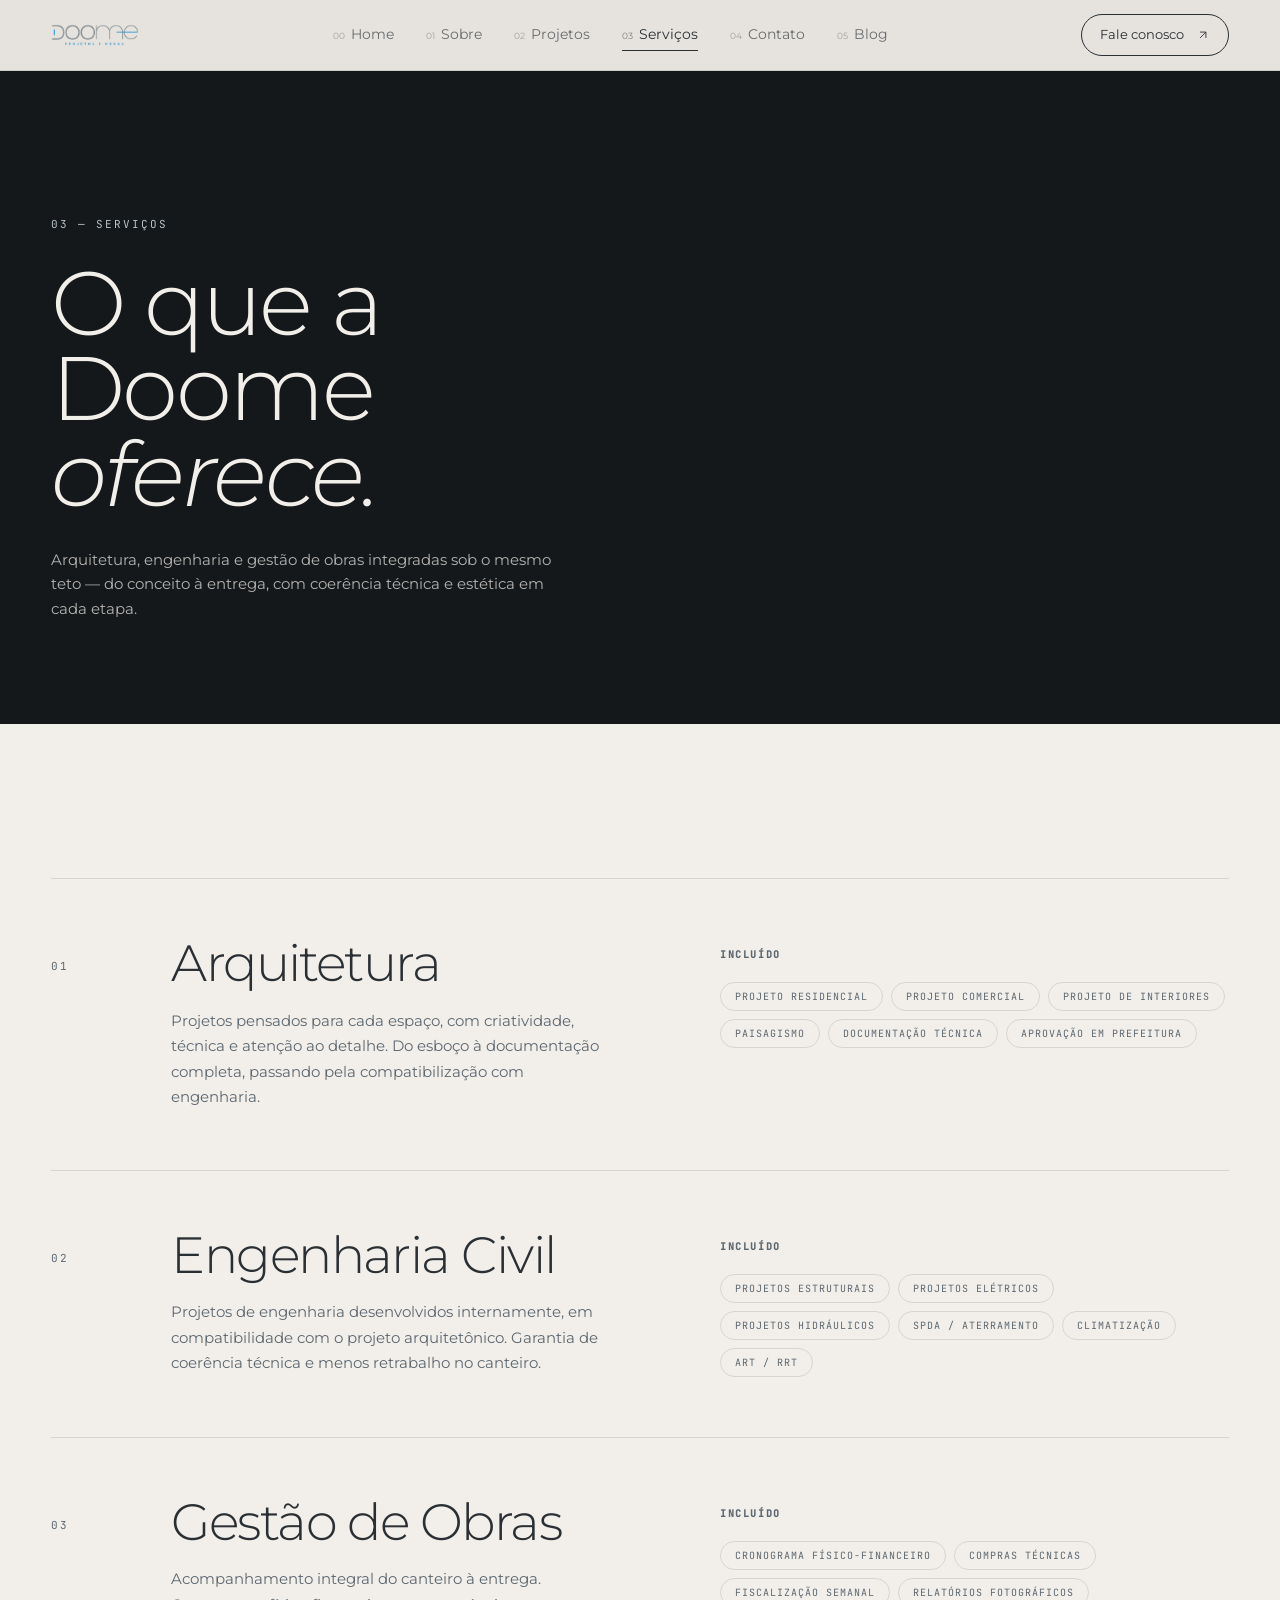
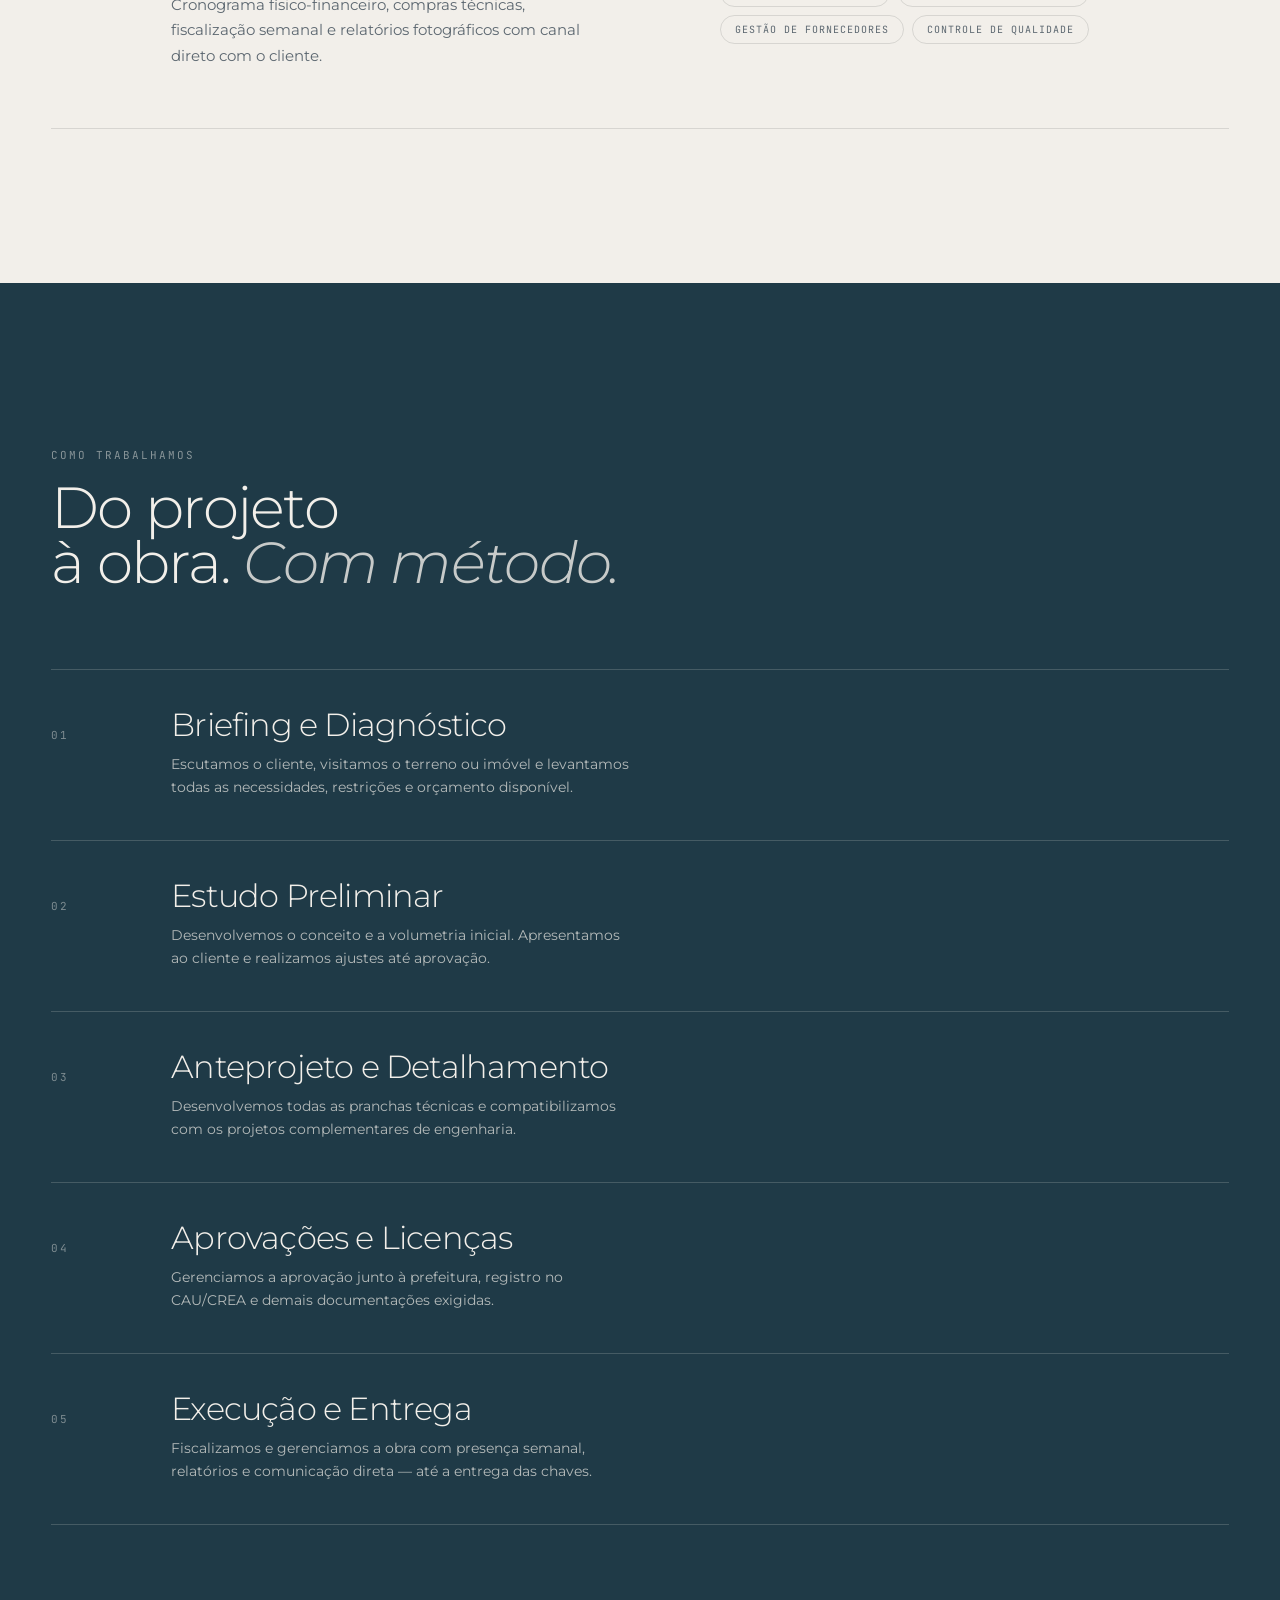
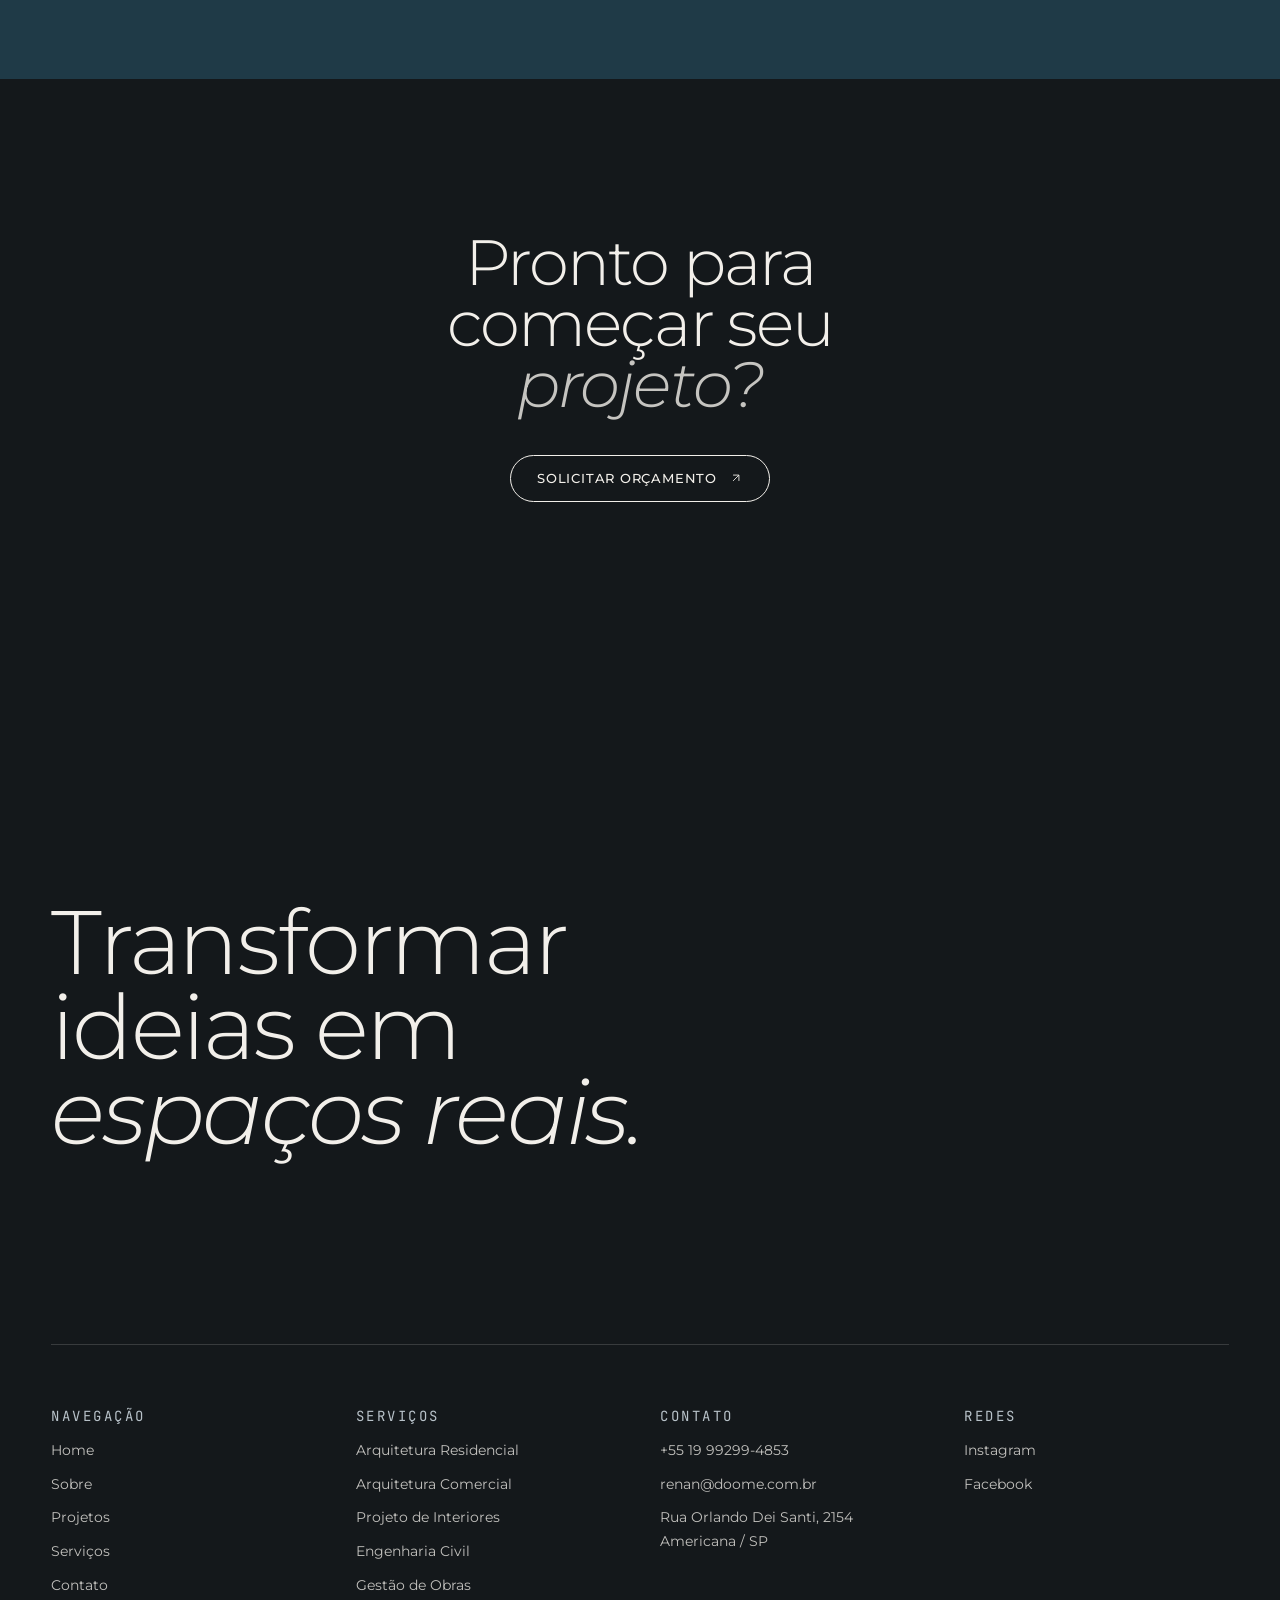
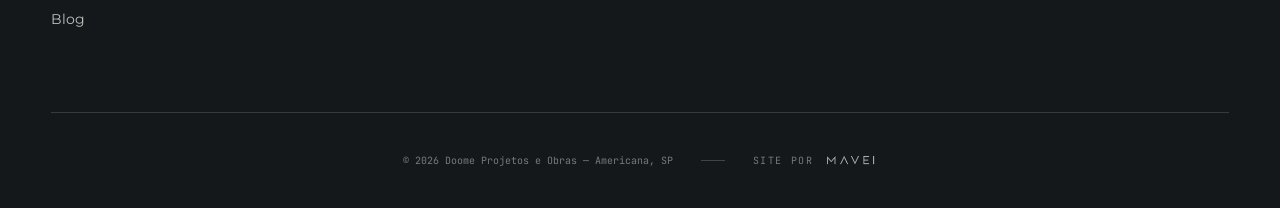
<file: servicos/index.html>
<!DOCTYPE html>
<html lang="pt-BR">
<head>
  <meta charset="UTF-8">
  <meta name="viewport" content="width=device-width, initial-scale=1.0">
  <title>Serviços Doome | Arquitetura, Engenharia e Obras em Americana SP</title>
  <meta name="description" content="Arquitetura residencial e comercial, projeto de interiores, engenharia civil e gestão de obras em Americana, Campinas e região.">
  <meta name="keywords" content="arquitetura residencial Americana SP, projeto comercial Campinas, projeto interiores Americana, engenharia civil Americana SP, gestão de obras Americana, projeto estrutural Americana, projeto elétrico SP, paisagismo Americana SP">
  <meta name="author" content="Doome Projetos e Obras">
  <meta name="robots" content="index, follow, max-snippet:-1, max-image-preview:large, max-video-preview:-1">
  <meta name="geo.region" content="BR-SP">
  <meta name="geo.placename" content="Americana, São Paulo">
  <meta name="theme-color" content="#14181B">
  <link rel="canonical" href="https://doome.com.br/servicos/">
  <meta property="og:type" content="website">
  <meta property="og:site_name" content="Doome Projetos e Obras">
  <meta property="og:title" content="Serviços — Arquitetura, Engenharia e Gestão de Obras | Doome Americana SP">
  <meta property="og:description" content="Arquitetura residencial, comercial e de interiores, engenharia civil e gestão de obras em Americana, Campinas e região de SP.">
  <meta property="og:url" content="https://doome.com.br/servicos/">
  <meta property="og:image" content="https://doome.com.br/assets/image-09.webp">
  <meta property="og:locale" content="pt_BR">
  <meta name="twitter:card" content="summary_large_image">
  <meta name="twitter:image" content="https://doome.com.br/assets/image-09.webp">
  <link rel="icon" type="image/webp" href="../assets/image-02.webp">
  <link rel="apple-touch-icon" href="../assets/image-03.webp">
  <link rel="manifest" href="/manifest.json">
  <link rel="preload" href="/fonts/montserrat-400-latin.woff2" as="font" type="font/woff2" crossorigin>
  <link rel="preload" href="/fonts/montserrat-400-latin-ext.woff2" as="font" type="font/woff2" crossorigin>
  <link rel="stylesheet" href="/fonts/fonts.css">
  <link rel="stylesheet" href="/lightbox.css">

  <script type="application/ld+json">
  {
    "@context": "https://schema.org",
    "@type": "Service",
    "url": "https://doome.com.br/servicos/",
    "name": "Serviços de Arquitetura e Engenharia — Doome",
    "provider": {
      "@type": "LocalBusiness",
      "name": "Doome Projetos e Obras",
      "url": "https://doome.com.br/",
      "telephone": "+55-19-99299-4853",
      "address": {"@type":"PostalAddress","streetAddress":"Rua Orlando Dei Santi, 2154","addressLocality":"Americana","addressRegion":"SP","addressCountry":"BR"}
    },
    "hasOfferCatalog": {
      "@type": "OfferCatalog",
      "name": "Serviços de Arquitetura e Engenharia",
      "itemListElement": [
        {"@type":"Offer","itemOffered":{"@type":"Service","name":"Arquitetura Residencial","description":"Projetos arquitetônicos para casas e apartamentos, do conceito à documentação técnica"}},
        {"@type":"Offer","itemOffered":{"@type":"Service","name":"Arquitetura Comercial","description":"Fachadas, layouts e ambientes corporativos com identidade e funcionalidade"}},
        {"@type":"Offer","itemOffered":{"@type":"Service","name":"Projeto de Interiores","description":"Design de interiores com marcenaria, iluminação e acabamentos integrados ao projeto"}},
        {"@type":"Offer","itemOffered":{"@type":"Service","name":"Paisagismo","description":"Projetos de paisagismo integrados à arquitetura"}},
        {"@type":"Offer","itemOffered":{"@type":"Service","name":"Engenharia Civil","description":"Projetos estruturais, elétricos e hidrossanitários"}},
        {"@type":"Offer","itemOffered":{"@type":"Service","name":"Gestão de Obras","description":"Acompanhamento integral do canteiro à entrega, com cronograma e relatórios"}}
      ]
    }
  }
  </script>

  <style>
    :root {
      --paper: #F2EFEA; --mist: #B8C2C9; --mist-deep:    #5C6770; --graphite: #2A2F33;
      --ink: #14181B; --petrol: #1F3A47;
      --line: rgba(20,24,27,0.12); --line-soft: rgba(20,24,27,0.06);
      --serif: "Montserrat", sans-serif; --sans: "Montserrat", -apple-system, sans-serif;
      --mono: "JetBrains Mono", ui-monospace, monospace;
      --gutter: clamp(20px,4vw,64px); --section: clamp(80px,12vw,200px);
      --ease-out: cubic-bezier(0.22,1,0.36,1);
    }
    *, *::before, *::after { box-sizing: border-box; }
    html, body { margin:0; padding:0; background:var(--paper); color:var(--graphite); font-family:var(--sans); font-size:16px; line-height:1.5; -webkit-font-smoothing:antialiased; }
    img { max-width:100%; display:block; }
    a { color:inherit; text-decoration:none; }
    ::selection { background:var(--petrol); color:var(--paper); }
    .serif { font-family:var(--serif); font-weight:300; letter-spacing:-0.02em; line-height:0.95; }
    .mono { font-family:var(--mono); font-size:11px; letter-spacing:0.08em; text-transform:uppercase; }
    .eyebrow { font-family:var(--mono); font-size:11px; letter-spacing:0.18em; text-transform:uppercase; color:var(--mist-deep); }
    ::-webkit-scrollbar { width:6px; } ::-webkit-scrollbar-thumb { background:var(--mist); }

    .nav { position:fixed; top:0; left:0; right:0; z-index:100; display:grid; grid-template-columns:auto 1fr auto; align-items:center; padding:14px var(--gutter); gap:40px; background:rgba(242,239,234,0.95); backdrop-filter:blur(14px); border-bottom:1px solid var(--line); color:var(--graphite); }
    .nav__brand { background:none; border:0; padding:0; color:inherit; display:inline-flex; }
    .nav__items { display:flex; gap:32px; justify-content:center; }
    .nav__item { padding:8px 0; color:inherit; font-size:14px; display:inline-flex; align-items:baseline; gap:6px; opacity:.66; transition:opacity .3s; position:relative; }
    .nav__item:hover, .nav__item.is-active { opacity:1; }
    .nav__item.is-active::after { content:""; position:absolute; left:0; right:0; bottom:2px; height:1px; background:currentColor; }
    .nav__n { font-size:9px; opacity:.55; }
    .nav__cta { display:inline-flex; align-items:center; gap:12px; font-size:13px; padding:10px 18px; border:1px solid currentColor; border-radius:999px; transition:background .4s,color .4s; }
    .nav__cta:hover { background:var(--graphite); color:var(--paper); }
    @media(max-width:900px) { .nav { grid-template-columns:auto auto; gap:14px; padding:14px 20px; } .nav__items { display:none; } .nav__cta { display:none; } }

    .reveal { opacity:0; transform:translateY(28px); transition:opacity 1.1s var(--ease-out),transform 1.1s var(--ease-out); }
    .reveal.in { opacity:1; transform:translateY(0); }

    .page-header { background:var(--ink); color:var(--paper); padding:clamp(120px,16vw,220px) var(--gutter) clamp(60px,8vw,120px); }
    .page-header .eyebrow { color:var(--mist); margin-bottom:28px; }
    .page-header__title { font-size:clamp(48px,7vw,110px); font-weight:300; letter-spacing:-0.03em; line-height:.95; margin:0 0 32px; }
    .page-header__lead { font-size:clamp(15px,1.1vw,18px); color:rgba(242,239,234,.72); max-width:52ch; line-height:1.65; margin:0; }

    /* SERVICES LIST */
    .services { max-width:1800px; margin:0 auto; padding:var(--section) var(--gutter); }
    .service-item { display:grid; grid-template-columns:80px 1fr 1fr; gap:40px; padding:60px 0; border-top:1px solid var(--line); align-items:start; }
    @media(max-width:900px) { .service-item { grid-template-columns:40px 1fr; gap:20px; } .service-item__sub { grid-column:2; } }
    .service-item:last-child { border-bottom:1px solid var(--line); }
    .service-item__n { font-family:var(--mono); font-size:11px; letter-spacing:.14em; color:var(--mist-deep); padding-top:8px; }
    .service-item__main h2 { font-size:clamp(28px,4vw,64px); font-weight:300; letter-spacing:-0.03em; line-height:.95; margin:0 0 20px; }
    .service-item__main p { font-size:clamp(15px,1vw,17px); line-height:1.7; color:var(--mist-deep); max-width:44ch; margin:0; }
    .service-item__sub { padding-top:8px; }
    .service-item__sub h3 { font-family:var(--mono); font-size:10px; letter-spacing:.16em; text-transform:uppercase; color:var(--mist-deep); margin:0 0 20px; }
    .service-item__tags { display:flex; flex-wrap:wrap; gap:8px; }
    .tag { display:inline-block; padding:6px 14px; border:1px solid var(--line); border-radius:999px; font-family:var(--mono); font-size:10px; letter-spacing:.1em; text-transform:uppercase; color:var(--mist-deep); transition:all .3s; }
    .tag:hover { border-color:var(--graphite); color:var(--graphite); }

    /* PROCESS */
    .process { background:var(--petrol); color:var(--paper); padding:var(--section) var(--gutter); }
    .process__inner { max-width:1800px; margin:0 auto; }
    .process__header { margin-bottom:80px; }
    .process__title { font-size:clamp(28px,4.5vw,72px); font-weight:300; letter-spacing:-0.03em; line-height:.95; margin:16px 0 0; }
    .process__title em { font-style:italic; opacity:.8; }
    .process__steps { display:grid; gap:0; }
    .process__step { display:grid; grid-template-columns:80px 1fr; gap:40px; padding:40px 0; border-top:1px solid rgba(242,239,234,.18); }
    .process__step:last-child { border-bottom:1px solid rgba(242,239,234,.18); }
    @media(max-width:700px) { .process__step { grid-template-columns:40px 1fr; gap:16px; } }
    .process__n { font-family:var(--mono); font-size:11px; letter-spacing:.14em; color:rgba(242,239,234,.45); padding-top:6px; }
    .process__step-title { font-size:clamp(20px,2.5vw,40px); font-weight:300; letter-spacing:-0.025em; margin:0 0 12px; }
    .process__step-desc { font-size:clamp(14px,1vw,16px); line-height:1.7; color:rgba(242,239,234,.7); margin:0; max-width:52ch; }

    /* CTA */
    .cta-band { background:var(--ink); color:var(--paper); padding:var(--section) var(--gutter); text-align:center; }
    .cta-band__title { font-size:clamp(28px,5vw,80px); font-weight:300; letter-spacing:-0.03em; line-height:.95; margin:0 0 40px; }
    .cta-band__title em { font-style:italic; opacity:.8; }
    .btn { display:inline-flex; align-items:center; gap:12px; padding:13px 26px; border-radius:999px; font-size:13px; font-weight:500; letter-spacing:.06em; text-transform:uppercase; border:1px solid currentColor; color:inherit; transition:background .35s,color .35s; }
    .btn:hover { background:var(--paper); color:var(--ink); }

    /* FOOTER */
    .footer { background:var(--ink); color:var(--paper); padding:var(--section) var(--gutter) 40px; }
    .footer__top { padding-bottom:100px; border-bottom:1px solid rgba(242,239,234,.16); }
    .footer__manifesto { font-size:clamp(48px,7vw,120px); letter-spacing:-0.025em; font-weight:300; line-height:.95; }
    .footer__grid { display:grid; grid-template-columns:repeat(4,1fr); gap:40px; padding:60px 0 80px; border-bottom:1px solid rgba(242,239,234,.16); }
    @media(max-width:800px) { .footer__grid { grid-template-columns:repeat(2,1fr); } }
    .footer__col p { margin:10px 0 0; font-size:14px; line-height:1.7; color:rgba(242,239,234,.78); }
    .footer__col .eyebrow { color:var(--mist); margin:0; }
    .footer__col a { border-bottom:1px solid transparent; transition:border-color .3s; }
    .footer__col a:hover { border-bottom-color:currentColor; }
    .footer__base { display:flex; justify-content:center; align-items:center; flex-wrap:wrap; gap:14px 28px; padding-top:40px; }
    .footer__base p { font-family:var(--mono); font-size:10px; opacity:.45; margin:0; }
    .footer__base-sep { width:24px; height:1px; background:rgba(242,239,234,0.2); }
    .mavei-credit { display:inline-flex; align-items:center; gap:10px; font-family:var(--mono); font-size:10px; letter-spacing:.16em; text-transform:uppercase; color:rgba(242,239,234,.45); transition:color .35s ease; }
    .mavei-credit:hover { color:rgba(242,239,234,.9); }
    .mavei-credit img { height:14px; width:auto; display:block; opacity:.7; transition:opacity .35s ease; }
    .mavei-credit:hover img { opacity:1; }
    @media (max-width:600px) { .footer__base-sep { display:none; } .footer__base { gap:8px; } }

    /* BURGER + DRAWER MOBILE */
    .nav__burger { display:none; background:none; border:0; padding:0; cursor:pointer; }
    .drawer { display:none; }
    @media(max-width:900px) {
      .nav__burger {
        display:inline-flex; flex-direction:column; justify-content:center; gap:5px;
        width:44px; height:44px; padding:0; color:inherit;
        margin-left:auto; align-items:flex-end; z-index:110; position:relative;
      }
      .nav__burger span { display:block; width:24px; height:1px; background:currentColor; transition:transform .4s var(--ease-out), width .4s var(--ease-out); transform-origin:right center; }
      .nav__burger span:nth-child(2) { width:16px; }
      .nav__burger.is-open span:nth-child(1) { transform:translateY(3px) rotate(-45deg); width:24px; }
      .nav__burger.is-open span:nth-child(2) { transform:translateY(-3px) rotate(45deg); width:24px; }
      .nav--menu-open { background:var(--ink)!important; color:var(--paper)!important; border-bottom-color:transparent!important; backdrop-filter:none!important; }
      .drawer {
        display:flex; position:fixed; inset:0; background:var(--ink); color:var(--paper);
        z-index:105; transform:translateY(-100%); transition:transform .6s var(--ease-out);
        flex-direction:column; justify-content:space-between; padding:96px 26px 36px; pointer-events:none;
      }
      .drawer--open { transform:translateY(0); pointer-events:auto; }
      .drawer__nav { display:flex; flex-direction:column; gap:0; margin-top:12px; }
      .drawer__item {
        background:0 0; border:0; padding:14px 0; color:inherit; text-align:left;
        display:grid; grid-template-columns:36px 1fr; align-items:baseline; gap:12px;
        border-bottom:1px solid rgba(242,239,234,.1);
        opacity:0; transform:translateY(16px);
        transition:opacity .6s var(--ease-out), transform .6s var(--ease-out);
      }
      .drawer--open .drawer__item { opacity:1; transform:translateY(0); }
      .drawer__n { color:var(--mist); font-family:var(--mono); font-size:10px; letter-spacing:.12em; }
      .drawer__label { font-family:var(--serif); font-size:clamp(32px,9vw,56px); font-weight:300; letter-spacing:-.025em; line-height:1.05; }
      .drawer__item.is-active .drawer__label { font-style:italic; }
      .drawer__foot { display:flex; flex-direction:column; gap:20px; opacity:0; transition:opacity .5s var(--ease-out) .45s; }
      .drawer--open .drawer__foot { opacity:1; }
      .drawer__cta {
        display:inline-flex; align-items:center; justify-content:center; gap:10px;
        padding:15px 22px; border:1px solid var(--paper); border-radius:999px;
        color:var(--paper); font-size:13px; background:0 0;
      }
      .drawer__contact { display:flex; flex-direction:column; gap:6px; color:rgba(242,239,234,.55); font-family:var(--mono); font-size:11px; letter-spacing:.08em; text-transform:uppercase; }
      .drawer__contact a { color:inherit; }
    }
  </style>
</head>
<body data-page="servicos">

<!-- Nav -->
<nav class="nav" id="nav">
  <a href="/" class="nav__brand" aria-label="Doome — Início">
    <img src="/assets/image-15.webp" alt="DOOME" width="120" height="22" decoding="async" style="height:22px;width:auto;">
  </a>
  <div class="nav__items">
    <a href="/" class="nav__item"><span class="nav__n">00</span> Home</a>
    <a href="/sobre/" class="nav__item"><span class="nav__n">01</span> Sobre</a>
    <a href="/projetos/" class="nav__item"><span class="nav__n">02</span> Projetos</a>
    <a href="/servicos/" class="nav__item is-active"><span class="nav__n">03</span> Serviços</a>
    <a href="/contato/" class="nav__item"><span class="nav__n">04</span> Contato</a>
    <a href="/blog/" class="nav__item"><span class="nav__n">05</span> Blog</a>
  </div>
  <a href="https://api.whatsapp.com/send?phone=5519992994853&text=Ol%C3%A1%2C+Doome%21+Gostaria+de+saber+mais+sobre+os+servi%C3%A7os." class="nav__cta" target="_blank" rel="noopener noreferrer" aria-label="Fale conosco no WhatsApp" data-cta="nav">
    <span>Fale conosco</span>
    <svg width="14" height="14" viewBox="0 0 24 24" fill="none" stroke="currentColor" stroke-width="1.5"><path d="M7 17L17 7M17 7H7M17 7v10"/></svg>
  </a>
  <button class="nav__burger" type="button" aria-label="Menu" aria-expanded="false" aria-controls="drawer">
    <span></span><span></span>
  </button>
</nav>

<!-- Drawer mobile -->
<div class="drawer" id="drawer" aria-hidden="true">
  <nav class="drawer__nav" aria-label="Menu">
    <a class="drawer__item" href="/"><span class="drawer__n">00</span><span class="drawer__label">Home</span></a>
    <a class="drawer__item" href="/sobre/"><span class="drawer__n">01</span><span class="drawer__label">Sobre</span></a>
    <a class="drawer__item" href="/projetos/"><span class="drawer__n">02</span><span class="drawer__label">Projetos</span></a>
    <a class="drawer__item is-active" href="/servicos/"><span class="drawer__n">03</span><span class="drawer__label">Serviços</span></a>
    <a class="drawer__item" href="/contato/"><span class="drawer__n">04</span><span class="drawer__label">Contato</span></a>
    <a class="drawer__item" href="/blog/"><span class="drawer__n">05</span><span class="drawer__label">Blog</span></a>
  </nav>
  <div class="drawer__foot">
    <a class="drawer__cta" href="https://api.whatsapp.com/send?phone=5519992994853&text=Ol%C3%A1%2C+Doome%21+Gostaria+de+saber+mais+sobre+os+servi%C3%A7os." target="_blank" rel="noopener noreferrer">
      <span>Fale no WhatsApp</span>
      <svg width="14" height="14" viewBox="0 0 24 24" fill="none" stroke="currentColor" stroke-width="1.5"><path d="M7 17L17 7M17 7H7M17 7v10"/></svg>
    </a>
    <div class="drawer__contact">
      <a href="mailto:renan@doome.com.br">renan@doome.com.br</a>
      <a href="tel:+5519992994853">+55 (19) 99299-4853</a>
    </div>
  </div>
</div>

<main>
  <header class="page-header">
    <p class="eyebrow">03 — Serviços</p>
    <h1 class="page-header__title serif">O que a<br>Doome<br><em>oferece.</em></h1>
    <p class="page-header__lead">Arquitetura, engenharia e gestão de obras integradas sob o mesmo teto — do conceito à entrega, com coerência técnica e estética em cada etapa.</p>
  </header>

  <!-- SERVICES -->
  <section class="services" aria-label="Serviços oferecidos">

    <article class="service-item reveal" id="arquitetura">
      <p class="service-item__n mono">01</p>
      <div class="service-item__main">
        <h2 class="serif">Arquitetura</h2>
        <p>Projetos pensados para cada espaço, com criatividade, técnica e atenção ao detalhe. Do esboço à documentação completa, passando pela compatibilização com engenharia.</p>
      </div>
      <div class="service-item__sub">
        <h3>Incluído</h3>
        <div class="service-item__tags">
          <span class="tag">Projeto Residencial</span>
          <span class="tag">Projeto Comercial</span>
          <span class="tag">Projeto de Interiores</span>
          <span class="tag">Paisagismo</span>
          <span class="tag">Documentação técnica</span>
          <span class="tag">Aprovação em prefeitura</span>
        </div>
      </div>
    </article>

    <article class="service-item reveal" id="engenharia">
      <p class="service-item__n mono">02</p>
      <div class="service-item__main">
        <h2 class="serif">Engenharia Civil</h2>
        <p>Projetos de engenharia desenvolvidos internamente, em compatibilidade com o projeto arquitetônico. Garantia de coerência técnica e menos retrabalho no canteiro.</p>
      </div>
      <div class="service-item__sub">
        <h3>Incluído</h3>
        <div class="service-item__tags">
          <span class="tag">Projetos Estruturais</span>
          <span class="tag">Projetos Elétricos</span>
          <span class="tag">Projetos Hidráulicos</span>
          <span class="tag">SPDA / Aterramento</span>
          <span class="tag">Climatização</span>
          <span class="tag">ART / RRT</span>
        </div>
      </div>
    </article>

    <article class="service-item reveal" id="gestao-obras">
      <p class="service-item__n mono">03</p>
      <div class="service-item__main">
        <h2 class="serif">Gestão de Obras</h2>
        <p>Acompanhamento integral do canteiro à entrega. Cronograma físico-financeiro, compras técnicas, fiscalização semanal e relatórios fotográficos com canal direto com o cliente.</p>
      </div>
      <div class="service-item__sub">
        <h3>Incluído</h3>
        <div class="service-item__tags">
          <span class="tag">Cronograma físico-financeiro</span>
          <span class="tag">Compras técnicas</span>
          <span class="tag">Fiscalização semanal</span>
          <span class="tag">Relatórios fotográficos</span>
          <span class="tag">Gestão de fornecedores</span>
          <span class="tag">Controle de qualidade</span>
        </div>
      </div>
    </article>

  </section>

  <!-- PROCESS -->
  <section class="process" aria-label="Processo de trabalho">
    <div class="process__inner">
      <div class="process__header reveal">
        <p class="eyebrow" style="color:rgba(242,239,234,.5)">Como trabalhamos</p>
        <h2 class="process__title serif">Do projeto<br>à obra. <em>Com método.</em></h2>
      </div>
      <div class="process__steps">
        <div class="process__step reveal">
          <p class="process__n">01</p>
          <div>
            <h3 class="process__step-title serif">Briefing e Diagnóstico</h3>
            <p class="process__step-desc">Escutamos o cliente, visitamos o terreno ou imóvel e levantamos todas as necessidades, restrições e orçamento disponível.</p>
          </div>
        </div>
        <div class="process__step reveal">
          <p class="process__n">02</p>
          <div>
            <h3 class="process__step-title serif">Estudo Preliminar</h3>
            <p class="process__step-desc">Desenvolvemos o conceito e a volumetria inicial. Apresentamos ao cliente e realizamos ajustes até aprovação.</p>
          </div>
        </div>
        <div class="process__step reveal">
          <p class="process__n">03</p>
          <div>
            <h3 class="process__step-title serif">Anteprojeto e Detalhamento</h3>
            <p class="process__step-desc">Desenvolvemos todas as pranchas técnicas e compatibilizamos com os projetos complementares de engenharia.</p>
          </div>
        </div>
        <div class="process__step reveal">
          <p class="process__n">04</p>
          <div>
            <h3 class="process__step-title serif">Aprovações e Licenças</h3>
            <p class="process__step-desc">Gerenciamos a aprovação junto à prefeitura, registro no CAU/CREA e demais documentações exigidas.</p>
          </div>
        </div>
        <div class="process__step reveal">
          <p class="process__n">05</p>
          <div>
            <h3 class="process__step-title serif">Execução e Entrega</h3>
            <p class="process__step-desc">Fiscalizamos e gerenciamos a obra com presença semanal, relatórios e comunicação direta — até a entrega das chaves.</p>
          </div>
        </div>
      </div>
    </div>
  </section>

  <!-- CTA -->
  <section class="cta-band" aria-label="Solicitar orçamento">
    <h2 class="cta-band__title serif">Pronto para<br>começar seu<br><em>projeto?</em></h2>
    <a href="../contato/" class="btn">
      Solicitar orçamento
      <svg width="14" height="14" viewBox="0 0 24 24" fill="none" stroke="currentColor" stroke-width="1.5"><path d="M7 17L17 7M17 7H7M17 7v10"/></svg>
    </a>
  </section>
</main>

<footer class="footer">
  <div class="footer__top"><p class="footer__manifesto serif">Transformar<br>ideias em<br><em>espaços reais.</em></p></div>
  <div class="footer__grid">
    <div class="footer__col"><p class="eyebrow">Navegação</p><p><a href="../">Home</a></p><p><a href="../sobre/">Sobre</a></p><p><a href="../projetos/">Projetos</a></p><p><a href="../servicos/">Serviços</a></p><p><a href="../contato/">Contato</a></p><p><a href="../blog/">Blog</a></p></div>
    <div class="footer__col"><p class="eyebrow">Serviços</p><p>Arquitetura Residencial</p><p>Arquitetura Comercial</p><p>Projeto de Interiores</p><p>Engenharia Civil</p><p>Gestão de Obras</p></div>
    <div class="footer__col"><p class="eyebrow">Contato</p><p><a href="tel:+5519992994853">+55 19 99299-4853</a></p><p><a href="mailto:renan@doome.com.br">renan@doome.com.br</a></p><p>Rua Orlando Dei Santi, 2154<br>Americana / SP</p></div>
    <div class="footer__col"><p class="eyebrow">Redes</p><p><a href="https://www.instagram.com/doomeprojetos/" target="_blank" rel="noopener">Instagram</a></p><p><a href="https://www.facebook.com/doomeprojetos/" target="_blank" rel="noopener">Facebook</a></p></div>
  </div>
  <div class="footer__base">
    <p>&copy; 2026 Doome Projetos e Obras — Americana, SP</p>
    <span class="footer__base-sep" aria-hidden="true"></span>
    <a href="https://mavei.com.br/" target="_blank" rel="noopener noreferrer" class="mavei-credit" data-cta="footer-mavei" aria-label="Site por MAVEI Digital — abre em nova aba">
      <span class="mavei-credit__label">Site por</span>
      <img src="/assets/mavei-logo-white.webp" alt="MAVEI Digital" width="80" height="14" loading="lazy" decoding="async">
    </a>
  </div>
</footer>

<script>
  const io = new IntersectionObserver(entries => {
    entries.forEach(e => { if(e.isIntersecting) { e.target.classList.add('in'); io.unobserve(e.target); }});
  }, {threshold:0.1});
  document.querySelectorAll('.reveal').forEach(el => io.observe(el));
</script>
<script src="/main.js" defer></script>
</body>
</html>
</file>
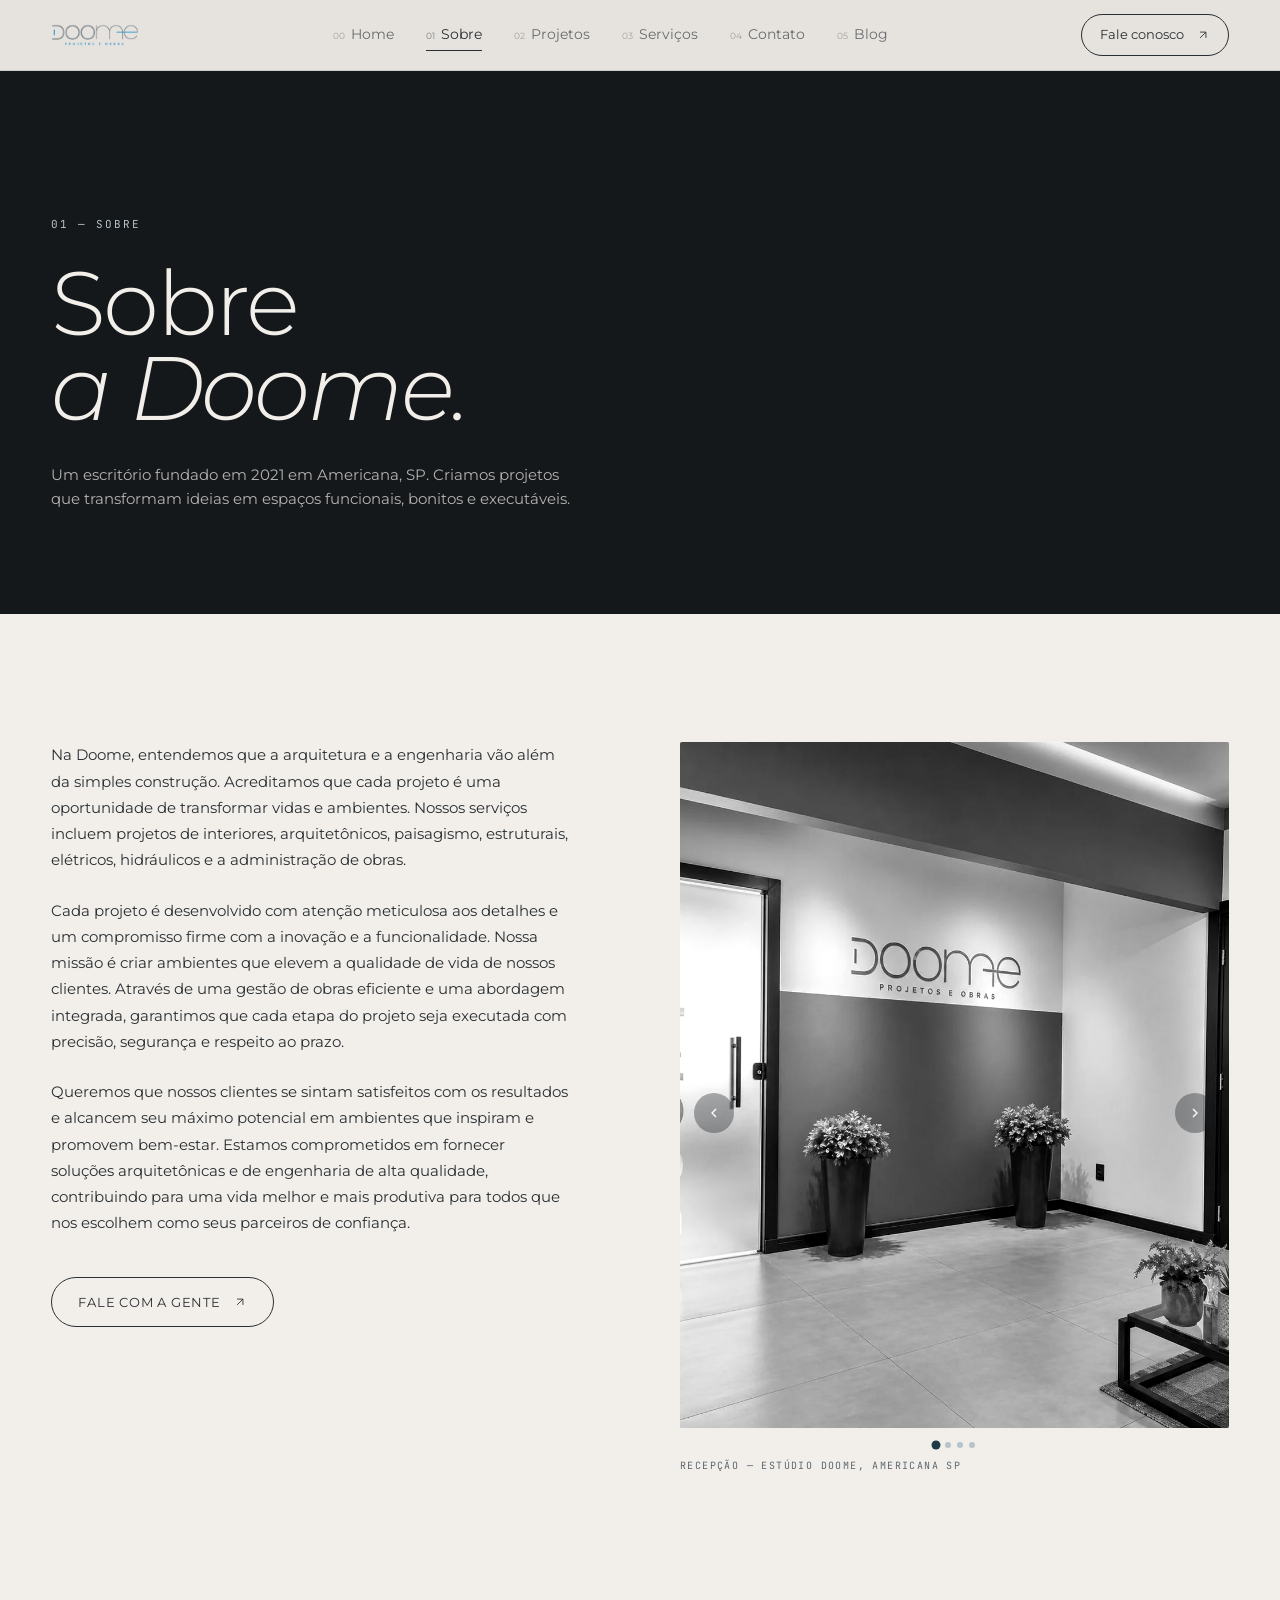
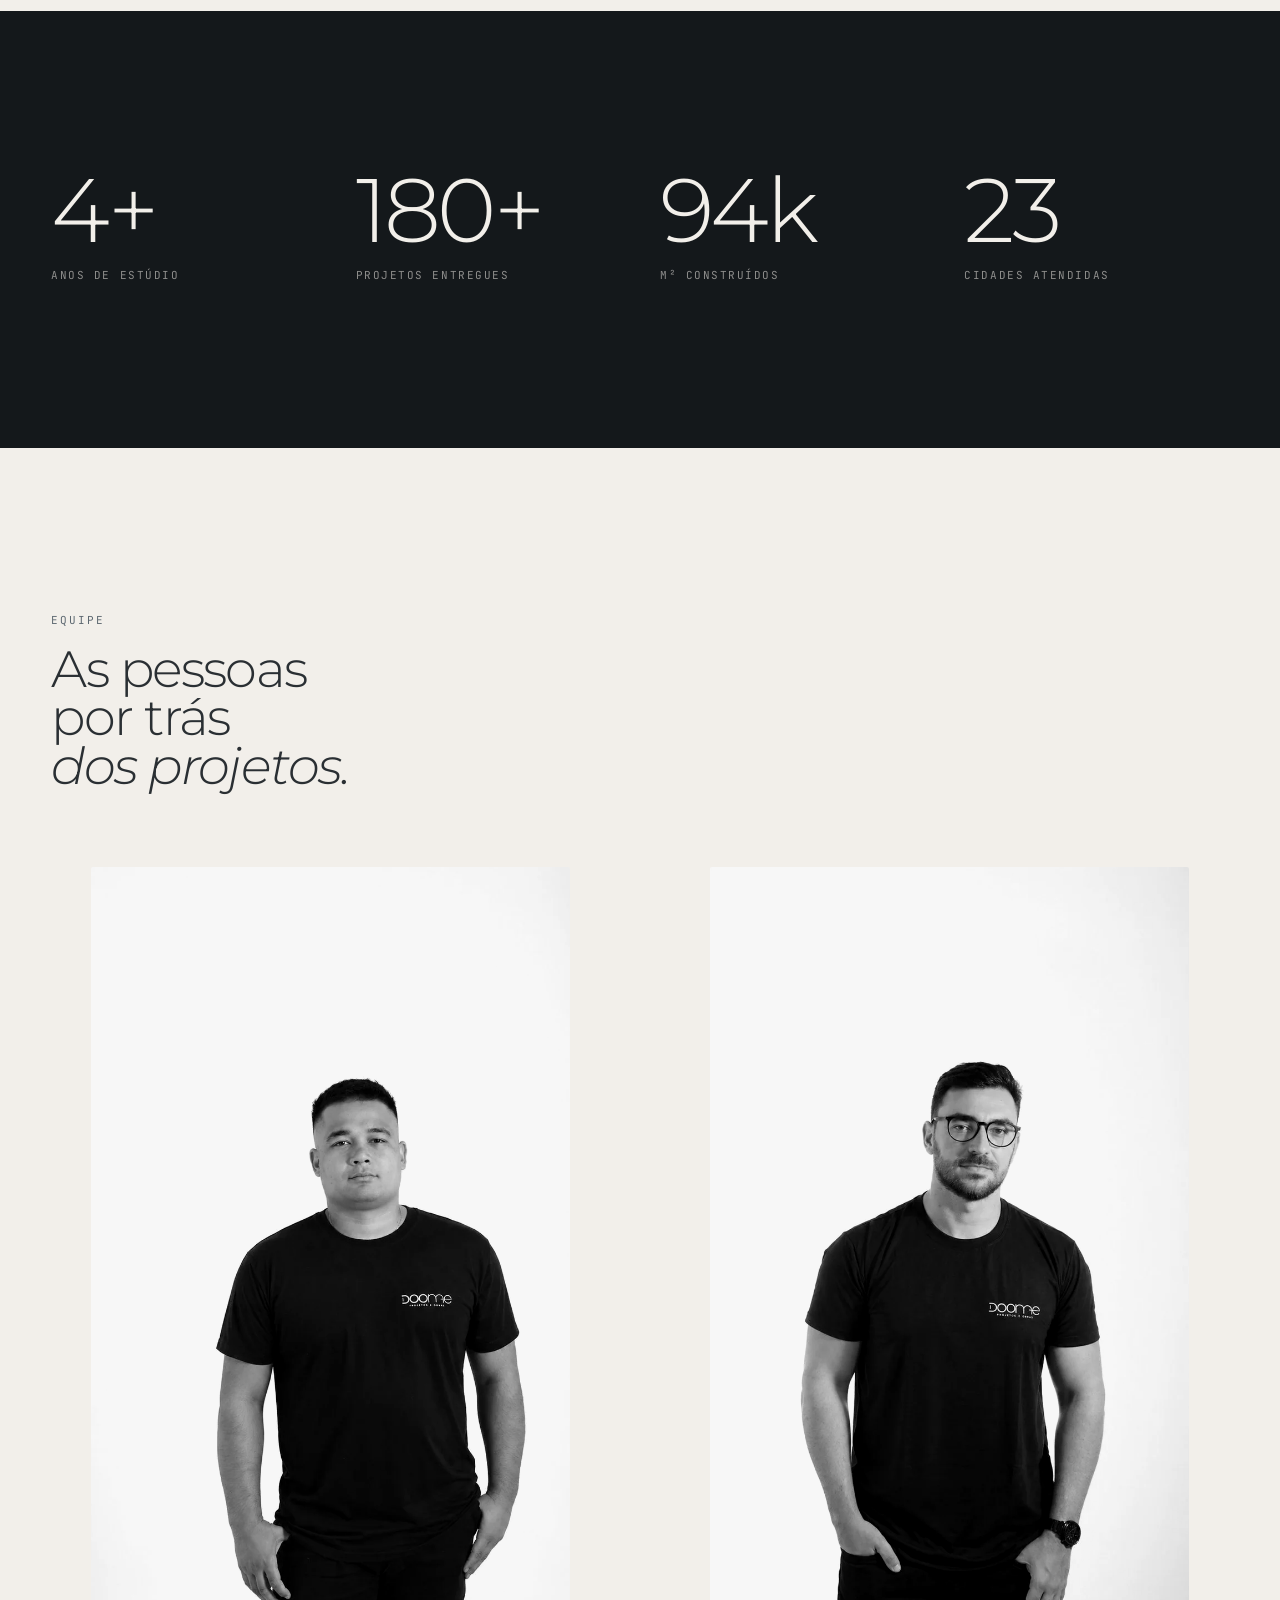
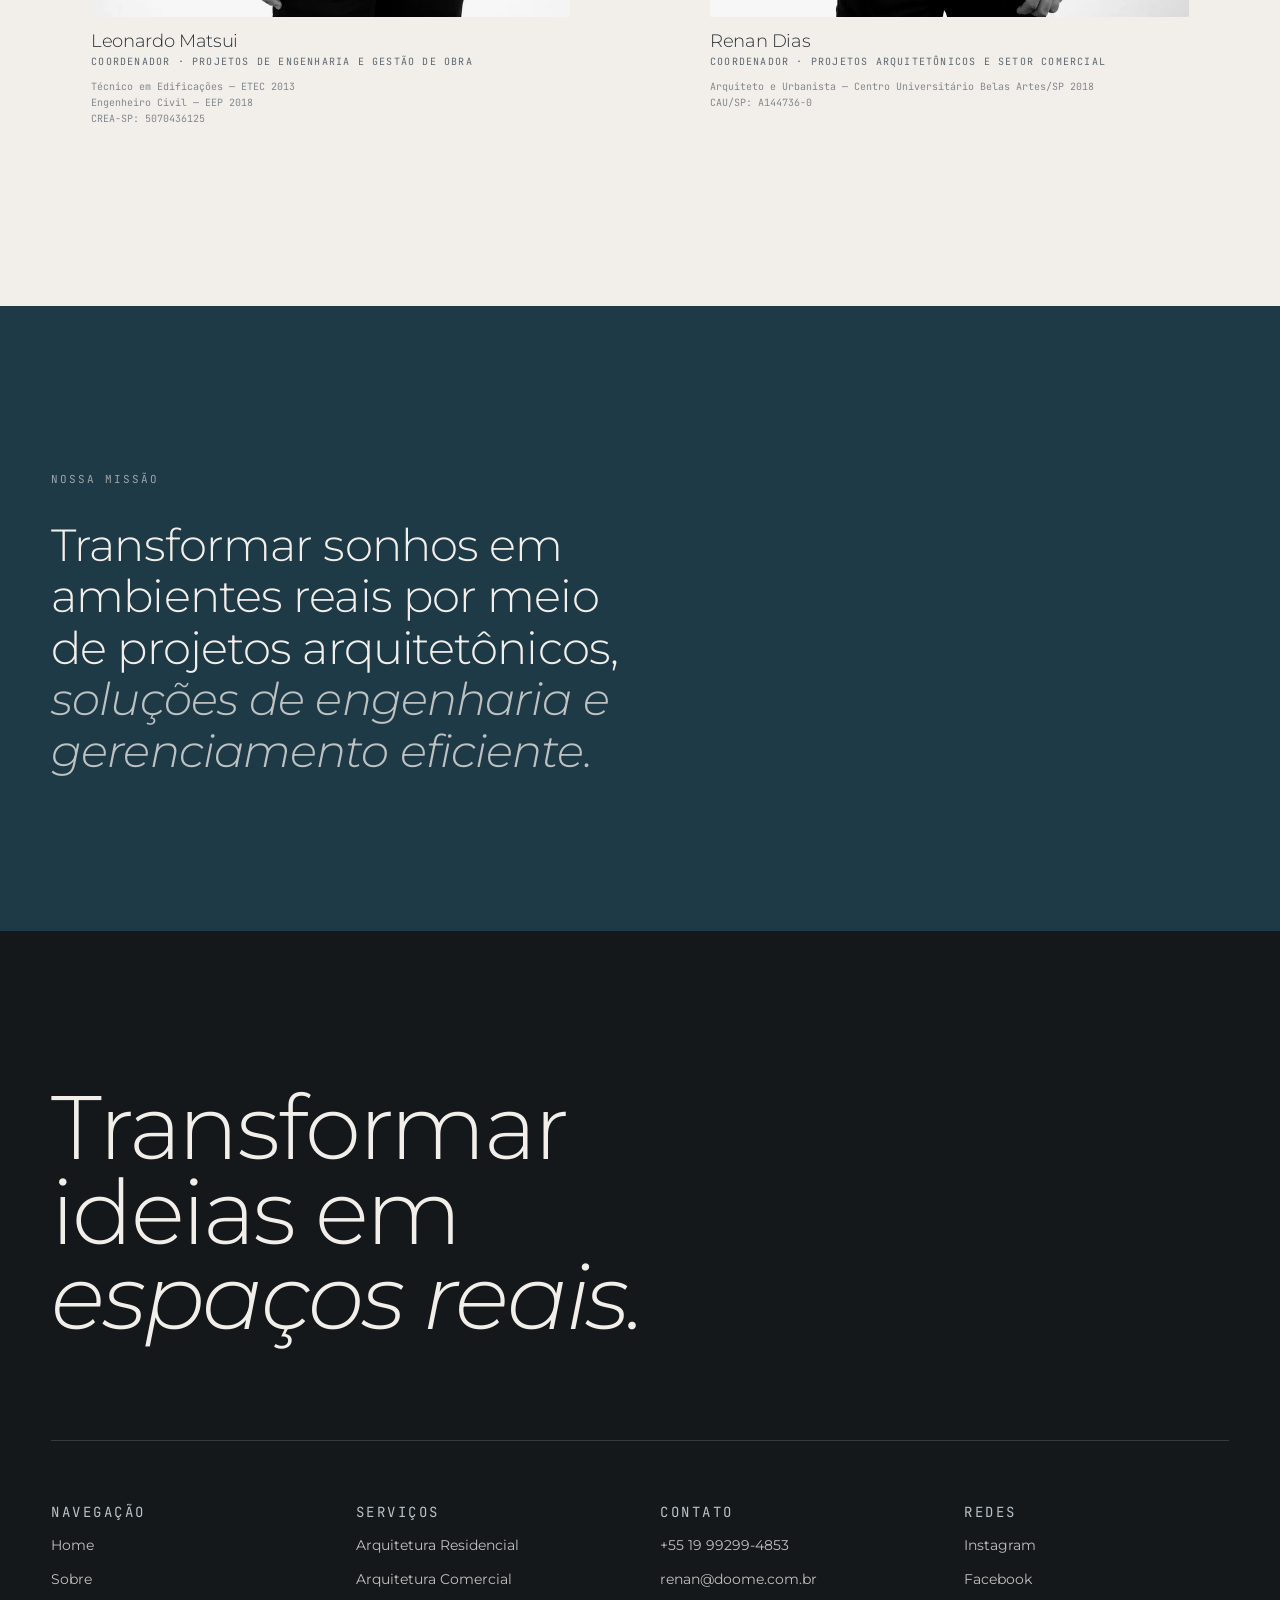
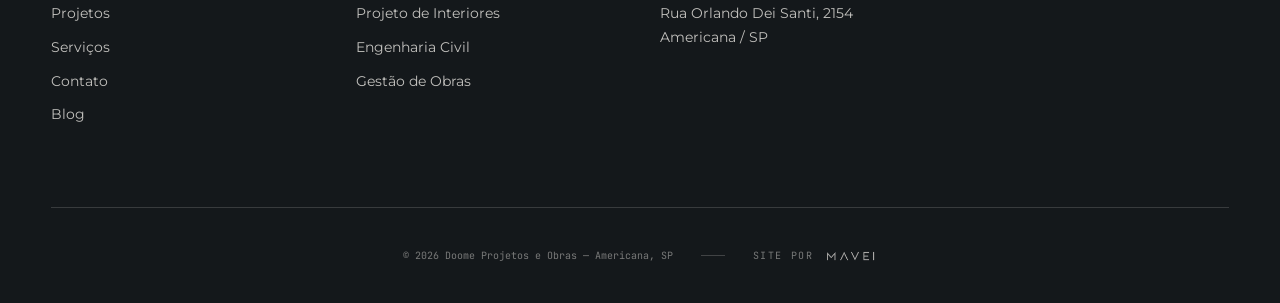
<file: sobre/index.html>
<!DOCTYPE html>
<html lang="pt-BR">
<head>
  <meta charset="UTF-8">
  <meta name="viewport" content="width=device-width, initial-scale=1.0">
  <title>Sobre a Doome | Arquitetura e Engenharia em Americana SP</title>
  <meta name="description" content="Conheça a Doome Projetos e Obras, escritório de arquitetura e engenharia fundado em 2021 em Americana SP. Saiba nossa história, equipe e missão.">
  <meta name="keywords" content="escritório arquitetura Americana SP, arquiteto Americana, Doome história, equipe arquitetura Americana, engenharia civil Americana, quem somos Doome">
  <meta name="author" content="Doome Projetos e Obras">
  <meta name="robots" content="index, follow, max-snippet:-1, max-image-preview:large, max-video-preview:-1">
  <meta name="geo.region" content="BR-SP">
  <meta name="geo.placename" content="Americana, São Paulo">
  <meta name="theme-color" content="#14181B">
  <link rel="canonical" href="https://doome.com.br/sobre/">
  <meta property="og:type" content="website">
  <meta property="og:site_name" content="Doome Projetos e Obras">
  <meta property="og:title" content="Sobre a Doome | Escritório de Arquitetura em Americana SP">
  <meta property="og:description" content="Escritório de arquitetura e engenharia fundado em 2021 em Americana SP. Projetos residenciais, comerciais e de interiores com gestão de obras completa.">
  <meta property="og:url" content="https://doome.com.br/sobre/">
  <meta property="og:image" content="https://doome.com.br/assets/image-10.webp">
  <meta property="og:locale" content="pt_BR">
  <meta name="twitter:card" content="summary_large_image">
  <meta name="twitter:image" content="https://doome.com.br/assets/image-10.webp">
  <link rel="icon" type="image/webp" href="../assets/image-02.webp">
  <link rel="apple-touch-icon" href="../assets/image-03.webp">
  <link rel="manifest" href="/manifest.json">
  <link rel="preload" href="/fonts/montserrat-400-latin.woff2" as="font" type="font/woff2" crossorigin>
  <link rel="preload" href="/fonts/montserrat-400-latin-ext.woff2" as="font" type="font/woff2" crossorigin>
  <link rel="stylesheet" href="/fonts/fonts.css">
  <link rel="stylesheet" href="/lightbox.css">

  <script type="application/ld+json">
  {
    "@context": "https://schema.org",
    "@type": "AboutPage",
    "url": "https://doome.com.br/sobre/",
    "name": "Sobre a Doome Projetos e Obras",
    "description": "Escritório de arquitetura e engenharia em Americana SP especializado em projetos residenciais, comerciais e de interiores.",
    "mainEntity": {
      "@type": "Organization",
      "name": "Doome Projetos e Obras",
      "foundingDate": "2021",
      "address": {
        "@type": "PostalAddress",
        "streetAddress": "Rua Orlando Dei Santi, 2154",
        "addressLocality": "Americana",
        "addressRegion": "SP",
        "addressCountry": "BR"
      }
    }
  }
  </script>

  <style>
    :root {
      --paper: #F2EFEA;
      --mist: #B8C2C9; --mist-deep:    #5C6770; --graphite: #2A2F33;
      --ink: #14181B; --petrol: #1F3A47;
      --line: rgba(20,24,27,0.12);
      --serif: "Montserrat", sans-serif;
      --sans:  "Montserrat", -apple-system, sans-serif;
      --mono:  "JetBrains Mono", ui-monospace, monospace;
      --gutter: clamp(20px,4vw,64px);
      --section: clamp(80px,12vw,200px);
      --ease-out: cubic-bezier(0.22,1,0.36,1);
    }
    *, *::before, *::after { box-sizing: border-box; }
    html, body { margin:0; padding:0; background:var(--paper); color:var(--graphite); font-family:var(--sans); font-size:16px; line-height:1.5; -webkit-font-smoothing:antialiased; }
    img { max-width:100%; display:block; }
    a { color:inherit; text-decoration:none; }
    ::selection { background:var(--petrol); color:var(--paper); }
    .serif  { font-family:var(--serif); font-weight:300; letter-spacing:-0.02em; line-height:0.95; }
    .mono   { font-family:var(--mono); font-size:11px; letter-spacing:0.08em; text-transform:uppercase; }
    .eyebrow { font-family:var(--mono); font-size:11px; letter-spacing:0.18em; text-transform:uppercase; color:var(--mist-deep); }
    ::-webkit-scrollbar { width:6px; } ::-webkit-scrollbar-thumb { background:var(--mist); }

    /* NAV */
    .nav { position:fixed; top:0; left:0; right:0; z-index:100; display:grid; grid-template-columns:auto 1fr auto; align-items:center; padding:14px var(--gutter); gap:40px; background:rgba(242,239,234,0.95); backdrop-filter:blur(14px); border-bottom:1px solid var(--line); color:var(--graphite); }
    .nav__brand { background:none; border:0; padding:0; display:inline-flex; align-items:center; }
    .nav__items { display:flex; gap:32px; justify-content:center; }
    .nav__item { padding:8px 0; color:inherit; font-size:14px; display:inline-flex; align-items:baseline; gap:6px; opacity:.66; transition:opacity .3s; position:relative; }
    .nav__item:hover, .nav__item.is-active { opacity:1; }
    .nav__item.is-active::after { content:""; position:absolute; left:0; right:0; bottom:2px; height:1px; background:currentColor; }
    .nav__n { font-size:9px; opacity:.55; }
    .nav__cta { display:inline-flex; align-items:center; gap:12px; font-size:13px; padding:10px 18px; border:1px solid currentColor; border-radius:999px; transition:background .4s,color .4s; }
    .nav__cta:hover { background:var(--graphite); color:var(--paper); }
    @media(max-width:900px) { .nav { grid-template-columns:auto auto; gap:14px; padding:14px 20px; } .nav__items { display:none; } .nav__cta { display:none; } }

    /* REVEAL */
    .reveal { opacity:0; transform:translateY(28px); transition:opacity 1.1s var(--ease-out), transform 1.1s var(--ease-out); }
    .reveal.in { opacity:1; transform:translateY(0); }

    /* PAGE HEADER */
    .page-header { background:var(--ink); color:var(--paper); padding:clamp(120px,16vw,220px) var(--gutter) clamp(60px,8vw,120px); }
    .page-header .eyebrow { color:var(--mist); margin-bottom:28px; }
    .page-header__title { font-size:clamp(48px,7vw,110px); font-weight:300; letter-spacing:-0.03em; line-height:.95; margin:0 0 32px; }
    .page-header__lead { font-size:clamp(15px,1.1vw,18px); color:rgba(242,239,234,.72); max-width:52ch; line-height:1.65; margin:0; }

    /* INTRO GRID */
    .about-intro { max-width:1800px; margin:0 auto; padding:clamp(60px,10vw,160px) var(--gutter); display:grid; grid-template-columns:1fr 1fr; gap:80px; align-items:start; }
    @media(max-width:900px) { .about-intro { grid-template-columns:1fr; gap:40px; } }
    .about-intro__text p { font-size:clamp(15px,1.1vw,18px); line-height:1.75; margin:0 0 24px; max-width:52ch; }

    /* BOTÃO INLINE */
    .btn-outline { display:inline-flex; align-items:center; gap:12px; padding:13px 26px; border-radius:999px; border:1px solid var(--graphite); font-size:13px; letter-spacing:.06em; text-transform:uppercase; transition:background .35s, color .35s; }
    .btn-outline:hover { background:var(--graphite); color:var(--paper); }

    /* ── CAROUSEL DO ESTÚDIO ── */
    .studio-carousel { position:relative; }
    .studio-carousel__track {
      position:relative; overflow:hidden;
      border-radius:2px; aspect-ratio:4/5;
      background:var(--mist);
    }
    .studio-carousel__slide {
      position:absolute; inset:0;
      opacity:0;
      transition:opacity .7s var(--ease-out);
    }
    .studio-carousel__slide.is-on { opacity:1; }
    .studio-carousel__slide img {
      width:100%; height:100%; object-fit:cover;
      filter:grayscale(1) contrast(1.05);
      transition:filter .8s var(--ease-out);
    }
    /* hover no carousel inteiro → colorido */
    .studio-carousel:hover .studio-carousel__slide.is-on img {
      filter:grayscale(0) contrast(1.05);
    }
    .studio-carousel__btn {
      position:absolute; top:50%; transform:translateY(-50%);
      z-index:2; background:rgba(20,24,27,.35); border:none;
      width:40px; height:40px; border-radius:50%; cursor:pointer;
      display:flex; align-items:center; justify-content:center;
      color:#fff; transition:background .3s;
    }
    .studio-carousel__btn:hover { background:rgba(20,24,27,.65); }
    .studio-carousel__btn--prev { left:14px; }
    .studio-carousel__btn--next { right:14px; }
    .studio-carousel__dots { display:flex; gap:6px; justify-content:center; margin-top:14px; }
    .studio-carousel__dot {
      width:6px; height:6px; border-radius:50%;
      background:var(--mist); border:none; cursor:pointer; padding:0;
      transition:background .3s, transform .3s;
    }
    .studio-carousel__dot.is-on { background:var(--petrol); transform:scale(1.5); }
    .studio-carousel__cap { font-family:var(--mono); font-size:10px; letter-spacing:.14em; text-transform:uppercase; color:var(--mist-deep); margin-top:10px; }

    /* NUMBERS */
    .numbers { background:var(--ink); color:var(--paper); padding:var(--section) var(--gutter); }
    .numbers__grid { max-width:1800px; margin:0 auto; display:grid; grid-template-columns:repeat(4,1fr); gap:40px; }
    @media(max-width:700px) { .numbers__grid { grid-template-columns:repeat(2,1fr); } }
    .numbers__v { font-size:clamp(48px,7vw,110px); font-weight:300; letter-spacing:-0.04em; line-height:1; margin:0; }
    .numbers__l { font-family:var(--mono); font-size:11px; letter-spacing:.14em; text-transform:uppercase; color:rgba(242,239,234,.55); margin-top:12px; }

    /* ── EQUIPE: efeito P&B → colorido ── */
    .team { max-width:1800px; margin:0 auto; padding:var(--section) var(--gutter); }
    .team__header { margin-bottom:60px; }
    .team__title { font-size:clamp(28px,4vw,64px); font-weight:300; letter-spacing:-0.03em; line-height:.95; margin:16px 0 0; }
    .team__grid { display:grid; grid-template-columns:repeat(2,1fr); gap:60px; }
    @media(max-width:700px) { .team__grid { grid-template-columns:1fr; } }
    .team__member { cursor:default; }
    .team__member__img-wrap { overflow:hidden; border-radius:2px; }
    .team__member__img-wrap img {
      width:100%; aspect-ratio:4/5; object-fit:cover; display:block;
      /* começa em P&B total */
      filter:grayscale(1) contrast(1.05) brightness(.97);
      transform:scale(1);
      transition:
        filter    .75s var(--ease-out),
        transform .75s var(--ease-out);
    }
    /* hover: colorido + leve zoom */
    .team__member:hover .team__member__img-wrap img {
      filter:grayscale(0) contrast(1.05) brightness(1);
      transform:scale(1.04);
    }
    .team__member figcaption { padding-top:16px; }
    .team__n { font-size:clamp(18px,1.4vw,24px); font-weight:300; margin:0; }
    .team__r { font-family:var(--mono); font-size:10px; letter-spacing:.12em; text-transform:uppercase; color:var(--mist-deep); margin-top:4px; }
    .team__edu { font-family:var(--mono); font-size:10px; color:var(--mist-deep); margin-top:6px; line-height:1.6; opacity:.75; }
    .team__quote { font-style:italic; font-size:clamp(14px,1vw,16px); line-height:1.65; color:var(--mist-deep); margin-top:20px; max-width:36ch; border-left:2px solid var(--petrol); padding-left:16px; }

    /* MISSÃO */
    .missao { background:var(--petrol); color:var(--paper); padding:var(--section) var(--gutter); }
    .missao__inner { max-width:1800px; margin:0 auto; }
    .missao__label { font-family:var(--mono); font-size:11px; letter-spacing:.18em; text-transform:uppercase; color:rgba(242,239,234,.6); margin-bottom:32px; }
    .missao__text { font-size:clamp(24px,3.5vw,56px); font-weight:300; letter-spacing:-0.02em; line-height:1.15; max-width:20ch; margin:0; }
    .missao__text em { font-style:italic; opacity:.75; }

    /* FOOTER */
    .footer { background:var(--ink); color:var(--paper); padding:var(--section) var(--gutter) 40px; }
    .footer__top { padding-bottom:100px; border-bottom:1px solid rgba(242,239,234,.16); }
    .footer__manifesto { font-size:clamp(48px,7vw,120px); letter-spacing:-0.025em; font-weight:300; line-height:.95; margin:0; }
    .footer__grid { display:grid; grid-template-columns:repeat(4,1fr); gap:40px; padding:60px 0 80px; border-bottom:1px solid rgba(242,239,234,.16); }
    @media(max-width:800px) { .footer__grid { grid-template-columns:repeat(2,1fr); } }
    .footer__col p { margin:10px 0 0; font-size:14px; line-height:1.7; color:rgba(242,239,234,.78); }
    .footer__col .eyebrow { color:var(--mist); margin:0; }
    .footer__col a { border-bottom:1px solid transparent; transition:border-color .3s; }
    .footer__col a:hover { border-bottom-color:currentColor; }
    .footer__base { display:flex; justify-content:center; align-items:center; flex-wrap:wrap; gap:14px 28px; padding-top:40px; }
    .footer__base p { font-family:var(--mono); font-size:10px; opacity:.45; margin:0; }
    .footer__base-sep { width:24px; height:1px; background:rgba(242,239,234,0.2); }
    .mavei-credit { display:inline-flex; align-items:center; gap:10px; font-family:var(--mono); font-size:10px; letter-spacing:.16em; text-transform:uppercase; color:rgba(242,239,234,.45); transition:color .35s ease; }
    .mavei-credit:hover { color:rgba(242,239,234,.9); }
    .mavei-credit img { height:14px; width:auto; display:block; opacity:.7; transition:opacity .35s ease; }
    .mavei-credit:hover img { opacity:1; }
    @media (max-width:600px) { .footer__base-sep { display:none; } .footer__base { gap:8px; } }

    /* BURGER + DRAWER MOBILE */
    .nav__burger { display:none; background:none; border:0; padding:0; cursor:pointer; }
    .drawer { display:none; }
    @media(max-width:900px) {
      .nav__burger {
        display:inline-flex; flex-direction:column; justify-content:center; gap:5px;
        width:44px; height:44px; padding:0; color:inherit;
        margin-left:auto; align-items:flex-end; z-index:110; position:relative;
      }
      .nav__burger span { display:block; width:24px; height:1px; background:currentColor; transition:transform .4s var(--ease-out), width .4s var(--ease-out); transform-origin:right center; }
      .nav__burger span:nth-child(2) { width:16px; }
      .nav__burger.is-open span:nth-child(1) { transform:translateY(3px) rotate(-45deg); width:24px; }
      .nav__burger.is-open span:nth-child(2) { transform:translateY(-3px) rotate(45deg); width:24px; }
      .nav--menu-open { background:var(--ink)!important; color:var(--paper)!important; border-bottom-color:transparent!important; backdrop-filter:none!important; }
      .drawer {
        display:flex; position:fixed; inset:0; background:var(--ink); color:var(--paper);
        z-index:105; transform:translateY(-100%); transition:transform .6s var(--ease-out);
        flex-direction:column; justify-content:space-between; padding:96px 26px 36px; pointer-events:none;
      }
      .drawer--open { transform:translateY(0); pointer-events:auto; }
      .drawer__nav { display:flex; flex-direction:column; gap:0; margin-top:12px; }
      .drawer__item {
        background:0 0; border:0; padding:14px 0; color:inherit; text-align:left;
        display:grid; grid-template-columns:36px 1fr; align-items:baseline; gap:12px;
        border-bottom:1px solid rgba(242,239,234,.1);
        opacity:0; transform:translateY(16px);
        transition:opacity .6s var(--ease-out), transform .6s var(--ease-out);
      }
      .drawer--open .drawer__item { opacity:1; transform:translateY(0); }
      .drawer__n { color:var(--mist); font-family:var(--mono); font-size:10px; letter-spacing:.12em; }
      .drawer__label { font-family:var(--serif); font-size:clamp(32px,9vw,56px); font-weight:300; letter-spacing:-.025em; line-height:1.05; }
      .drawer__item.is-active .drawer__label { font-style:italic; }
      .drawer__foot { display:flex; flex-direction:column; gap:20px; opacity:0; transition:opacity .5s var(--ease-out) .45s; }
      .drawer--open .drawer__foot { opacity:1; }
      .drawer__cta {
        display:inline-flex; align-items:center; justify-content:center; gap:10px;
        padding:15px 22px; border:1px solid var(--paper); border-radius:999px;
        color:var(--paper); font-size:13px; background:0 0;
      }
      .drawer__contact { display:flex; flex-direction:column; gap:6px; color:rgba(242,239,234,.55); font-family:var(--mono); font-size:11px; letter-spacing:.08em; text-transform:uppercase; }
      .drawer__contact a { color:inherit; }
    }
  </style>
</head>
<body data-page="sobre">

<!-- Nav -->
<nav class="nav" id="nav">
  <a href="/" class="nav__brand" aria-label="Doome — Início">
    <img src="/assets/image-15.webp" alt="DOOME" width="120" height="22" decoding="async" style="height:22px;width:auto;">
  </a>
  <div class="nav__items">
    <a href="/" class="nav__item"><span class="nav__n">00</span> Home</a>
    <a href="/sobre/" class="nav__item is-active"><span class="nav__n">01</span> Sobre</a>
    <a href="/projetos/" class="nav__item"><span class="nav__n">02</span> Projetos</a>
    <a href="/servicos/" class="nav__item"><span class="nav__n">03</span> Serviços</a>
    <a href="/contato/" class="nav__item"><span class="nav__n">04</span> Contato</a>
    <a href="/blog/" class="nav__item"><span class="nav__n">05</span> Blog</a>
  </div>
  <a href="https://api.whatsapp.com/send?phone=5519992994853&text=Ol%C3%A1%2C+Doome%21+Gostaria+de+conversar+sobre+um+projeto." class="nav__cta" target="_blank" rel="noopener noreferrer" aria-label="Fale conosco no WhatsApp" data-cta="nav">
    <span>Fale conosco</span>
    <svg width="14" height="14" viewBox="0 0 24 24" fill="none" stroke="currentColor" stroke-width="1.5"><path d="M7 17L17 7M17 7H7M17 7v10"/></svg>
  </a>
  <button class="nav__burger" type="button" aria-label="Menu" aria-expanded="false" aria-controls="drawer">
    <span></span><span></span>
  </button>
</nav>

<!-- Drawer mobile -->
<div class="drawer" id="drawer" aria-hidden="true">
  <nav class="drawer__nav" aria-label="Menu">
    <a class="drawer__item" href="/"><span class="drawer__n">00</span><span class="drawer__label">Home</span></a>
    <a class="drawer__item is-active" href="/sobre/"><span class="drawer__n">01</span><span class="drawer__label">Sobre</span></a>
    <a class="drawer__item" href="/projetos/"><span class="drawer__n">02</span><span class="drawer__label">Projetos</span></a>
    <a class="drawer__item" href="/servicos/"><span class="drawer__n">03</span><span class="drawer__label">Serviços</span></a>
    <a class="drawer__item" href="/contato/"><span class="drawer__n">04</span><span class="drawer__label">Contato</span></a>
    <a class="drawer__item" href="/blog/"><span class="drawer__n">05</span><span class="drawer__label">Blog</span></a>
  </nav>
  <div class="drawer__foot">
    <a class="drawer__cta" href="https://api.whatsapp.com/send?phone=5519992994853&text=Ol%C3%A1%2C+Doome%21+Gostaria+de+conversar+sobre+um+projeto." target="_blank" rel="noopener noreferrer">
      <span>Fale no WhatsApp</span>
      <svg width="14" height="14" viewBox="0 0 24 24" fill="none" stroke="currentColor" stroke-width="1.5"><path d="M7 17L17 7M17 7H7M17 7v10"/></svg>
    </a>
    <div class="drawer__contact">
      <a href="mailto:renan@doome.com.br">renan@doome.com.br</a>
      <a href="tel:+5519992994853">+55 (19) 99299-4853</a>
    </div>
  </div>
</div>

<main>

  <!-- HEADER -->
  <header class="page-header">
    <p class="eyebrow">01 — Sobre</p>
    <h1 class="page-header__title serif">Sobre<br><em>a Doome.</em></h1>
    <p class="page-header__lead">Um escritório fundado em 2021 em Americana, SP. Criamos projetos que transformam ideias em espaços funcionais, bonitos e executáveis.</p>
  </header>

  <!-- INTRO + CAROUSEL -->
  <section class="about-intro" aria-label="Sobre o escritório">
    <div class="about-intro__text">
      <p class="reveal">Na Doome, entendemos que a arquitetura e a engenharia vão além da simples construção. Acreditamos que cada projeto é uma oportunidade de transformar vidas e ambientes. Nossos serviços incluem projetos de interiores, arquitetônicos, paisagismo, estruturais, elétricos, hidráulicos e a administração de obras.</p>
      <p class="reveal">Cada projeto é desenvolvido com atenção meticulosa aos detalhes e um compromisso firme com a inovação e a funcionalidade. Nossa missão é criar ambientes que elevem a qualidade de vida de nossos clientes. Através de uma gestão de obras eficiente e uma abordagem integrada, garantimos que cada etapa do projeto seja executada com precisão, segurança e respeito ao prazo.</p>
      <p class="reveal">Queremos que nossos clientes se sintam satisfeitos com os resultados e alcancem seu máximo potencial em ambientes que inspiram e promovem bem-estar. Estamos comprometidos em fornecer soluções arquitetônicas e de engenharia de alta qualidade, contribuindo para uma vida melhor e mais produtiva para todos que nos escolhem como seus parceiros de confiança.</p>
      <p class="reveal" style="margin-top:40px;">
        <a href="../contato/" class="btn-outline">
          Fale com a gente
          <svg width="14" height="14" viewBox="0 0 24 24" fill="none" stroke="currentColor" stroke-width="1.5"><path d="M7 17L17 7M17 7H7M17 7v10"/></svg>
        </a>
      </p>
    </div>

    <!-- CAROUSEL: 4 fotos do estúdio (image-10 a 13) -->
    <div class="studio-carousel reveal" role="region" aria-label="Fotos do estúdio Doome">
      <div class="studio-carousel__track" id="carousel-track">
        <div class="studio-carousel__slide is-on">
          <img src="../assets/image-10.webp" alt="Recepção do estúdio Doome em Americana SP" loading="lazy" decoding="async" width="800" height="1000">
        </div>
        <div class="studio-carousel__slide">
          <img src="../assets/image-11.webp" alt="Sala de reunião do estúdio Doome" loading="lazy" decoding="async" width="800" height="1000">
        </div>
        <div class="studio-carousel__slide">
          <img src="../assets/image-12.webp" alt="Sala de reunião do estúdio Doome" loading="lazy" decoding="async" width="800" height="1000">
        </div>
        <div class="studio-carousel__slide">
          <img src="../assets/image-13.webp" alt="Sala de espera do estúdio Doome" loading="lazy" decoding="async" width="800" height="1000">
        </div>
      </div>

      <button class="studio-carousel__btn studio-carousel__btn--prev" onclick="carouselMove(-1)" aria-label="Foto anterior">
        <svg width="16" height="16" viewBox="0 0 24 24" fill="none" stroke="currentColor" stroke-width="2"><path d="M15 18l-6-6 6-6"/></svg>
      </button>
      <button class="studio-carousel__btn studio-carousel__btn--next" onclick="carouselMove(1)" aria-label="Próxima foto">
        <svg width="16" height="16" viewBox="0 0 24 24" fill="none" stroke="currentColor" stroke-width="2"><path d="M9 18l6-6-6-6"/></svg>
      </button>

      <div class="studio-carousel__dots">
        <button class="studio-carousel__dot is-on" onclick="carouselGo(0)" aria-label="Foto 1"></button>
        <button class="studio-carousel__dot"       onclick="carouselGo(1)" aria-label="Foto 2"></button>
        <button class="studio-carousel__dot"       onclick="carouselGo(2)" aria-label="Foto 3"></button>
        <button class="studio-carousel__dot"       onclick="carouselGo(3)" aria-label="Foto 4"></button>
      </div>
      <p class="studio-carousel__cap" id="carousel-cap">Recepção — Estúdio Doome, Americana SP</p>
    </div>
  </section>

  <!-- NUMBERS -->
  <section class="numbers" aria-label="Números do escritório">
    <div class="numbers__grid">
      <div class="numbers__item reveal">
        <p class="numbers__v serif">4+</p>
        <p class="numbers__l">anos de estúdio</p>
      </div>
      <div class="numbers__item reveal">
        <p class="numbers__v serif">180+</p>
        <p class="numbers__l">projetos entregues</p>
      </div>
      <div class="numbers__item reveal">
        <p class="numbers__v serif">94k</p>
        <p class="numbers__l">m² construídos</p>
      </div>
      <div class="numbers__item reveal">
        <p class="numbers__v serif">23</p>
        <p class="numbers__l">cidades atendidas</p>
      </div>
    </div>
  </section>

  <!-- EQUIPE -->
  <section class="team" aria-label="Equipe Doome">
    <div class="team__header reveal">
      <p class="eyebrow">Equipe</p>
      <h2 class="team__title serif">As pessoas<br>por trás<br><em>dos projetos.</em></h2>
    </div>
    <div class="team__grid">

      <figure class="team__member reveal">
        <div class="team__member__img-wrap">
          <img src="../assets/image-16.webp"
               alt="Leonardo Matsui — Engenheiro Civil, Doome Americana SP"
               loading="lazy" decoding="async" width="600" height="750">
        </div>
        <figcaption>
          <p class="team__n serif">Leonardo Matsui</p>
          <p class="team__r">Coordenador · Projetos de Engenharia e Gestão de Obra</p>
          <p class="team__edu">Técnico em Edificações — ETEC 2013<br>Engenheiro Civil — EEP 2018<br>CREA-SP: 5070436125</p>
        </figcaption>
      </figure>

      <figure class="team__member reveal">
        <div class="team__member__img-wrap">
          <img src="../assets/image-17.webp"
               alt="Renan Dias — Arquiteto e Urbanista, Doome Americana SP"
               loading="lazy" decoding="async" width="600" height="750">
        </div>
        <figcaption>
          <p class="team__n serif">Renan Dias</p>
          <p class="team__r">Coordenador · Projetos Arquitetônicos e Setor Comercial</p>
          <p class="team__edu">Arquiteto e Urbanista — Centro Universitário Belas Artes/SP 2018<br>CAU/SP: A144736-0</p>
        </figcaption>
      </figure>

    </div>
  </section>

  <!-- MISSÃO -->
  <section class="missao" aria-label="Missão da Doome">
    <div class="missao__inner">
      <p class="missao__label">Nossa missão</p>
      <p class="missao__text serif reveal">
        Transformar sonhos em ambientes reais por meio de projetos arquitetônicos,
        <em>soluções de engenharia e gerenciamento eficiente.</em>
      </p>
    </div>
  </section>

</main>

<!-- FOOTER -->
<footer class="footer">
  <div class="footer__top">
    <p class="footer__manifesto serif">Transformar<br>ideias em<br><em>espaços reais.</em></p>
  </div>
  <div class="footer__grid">
    <div class="footer__col">
      <p class="eyebrow">Navegação</p>
      <p><a href="../">Home</a></p>
      <p><a href="../sobre/">Sobre</a></p>
      <p><a href="../projetos/">Projetos</a></p>
      <p><a href="../servicos/">Serviços</a></p>
      <p><a href="../contato/">Contato</a></p>
      <p><a href="../blog/">Blog</a></p>
    </div>
    <div class="footer__col">
      <p class="eyebrow">Serviços</p>
      <p>Arquitetura Residencial</p>
      <p>Arquitetura Comercial</p>
      <p>Projeto de Interiores</p>
      <p>Engenharia Civil</p>
      <p>Gestão de Obras</p>
    </div>
    <div class="footer__col">
      <p class="eyebrow">Contato</p>
      <p><a href="tel:+5519992994853">+55 19 99299-4853</a></p>
      <p><a href="mailto:renan@doome.com.br">renan@doome.com.br</a></p>
      <p>Rua Orlando Dei Santi, 2154<br>Americana / SP</p>
    </div>
    <div class="footer__col">
      <p class="eyebrow">Redes</p>
      <p><a href="https://www.instagram.com/doomeprojetos/" target="_blank" rel="noopener">Instagram</a></p>
      <p><a href="https://www.facebook.com/doomeprojetos/" target="_blank" rel="noopener">Facebook</a></p>
    </div>
  </div>
  <div class="footer__base">
    <p>&copy; 2026 Doome Projetos e Obras — Americana, SP</p>
    <span class="footer__base-sep" aria-hidden="true"></span>
    <a href="https://mavei.com.br/" target="_blank" rel="noopener noreferrer" class="mavei-credit" data-cta="footer-mavei" aria-label="Site por MAVEI Digital — abre em nova aba">
      <span class="mavei-credit__label">Site por</span>
      <img src="/assets/mavei-logo-white.webp" alt="MAVEI Digital" width="80" height="14" loading="lazy" decoding="async">
    </a>
  </div>
</footer>

<script>
  /* ── Reveal on scroll ── */
  const io = new IntersectionObserver(entries => {
    entries.forEach(e => { if(e.isIntersecting) { e.target.classList.add('in'); io.unobserve(e.target); }});
  }, { threshold: 0.1 });
  document.querySelectorAll('.reveal').forEach(el => io.observe(el));

  /* ── Carousel do estúdio ── */
  const CAPTIONS = [
    'Recepção — Estúdio Doome, Americana SP',
    'Sala de Reunião — Estúdio Doome',
    'Sala de Reunião — Estúdio Doome',
    'Sala de Espera — Estúdio Doome',
  ];

  const slides  = document.querySelectorAll('.studio-carousel__slide');
  const dots    = document.querySelectorAll('.studio-carousel__dot');
  const capEl   = document.getElementById('carousel-cap');
  let current   = 0;
  let autoTimer;

  function carouselGo(idx) {
    slides[current].classList.remove('is-on');
    dots[current].classList.remove('is-on');
    current = (idx + slides.length) % slides.length;
    slides[current].classList.add('is-on');
    dots[current].classList.add('is-on');
    capEl.textContent = CAPTIONS[current];
    resetTimer();
  }

  function carouselMove(dir) { carouselGo(current + dir); }

  function resetTimer() {
    clearInterval(autoTimer);
    autoTimer = setInterval(() => carouselMove(1), 4500);
  }

  resetTimer();

  // Pausa no hover
  const carouselEl = document.querySelector('.studio-carousel');
  carouselEl.addEventListener('mouseenter', () => clearInterval(autoTimer));
  carouselEl.addEventListener('mouseleave', resetTimer);

  // Swipe mobile
  let touchStartX = 0;
  document.getElementById('carousel-track').addEventListener('touchstart', e => {
    touchStartX = e.touches[0].clientX;
  }, { passive: true });
  document.getElementById('carousel-track').addEventListener('touchend', e => {
    const dx = e.changedTouches[0].clientX - touchStartX;
    if (Math.abs(dx) > 40) carouselMove(dx < 0 ? 1 : -1);
  });
</script>
<script src="/main.js" defer></script>
</body>
</html>
</file>
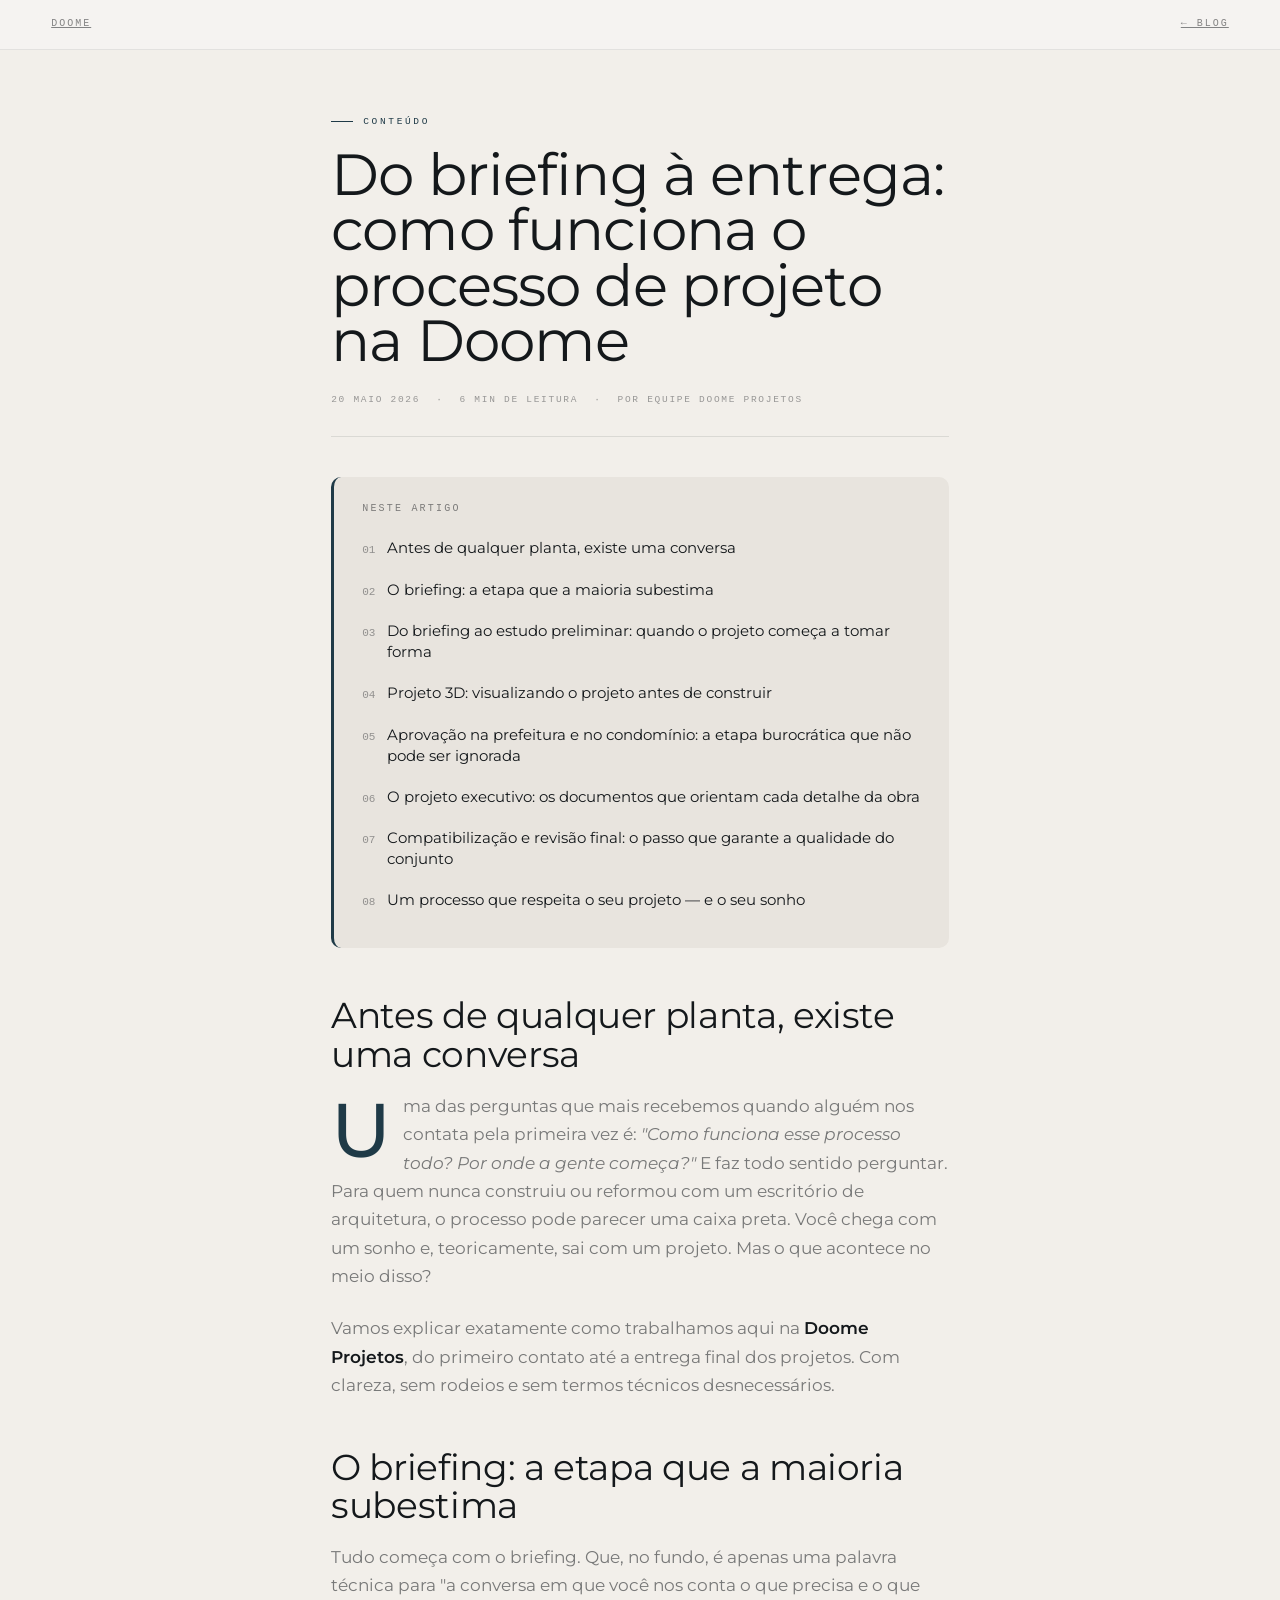
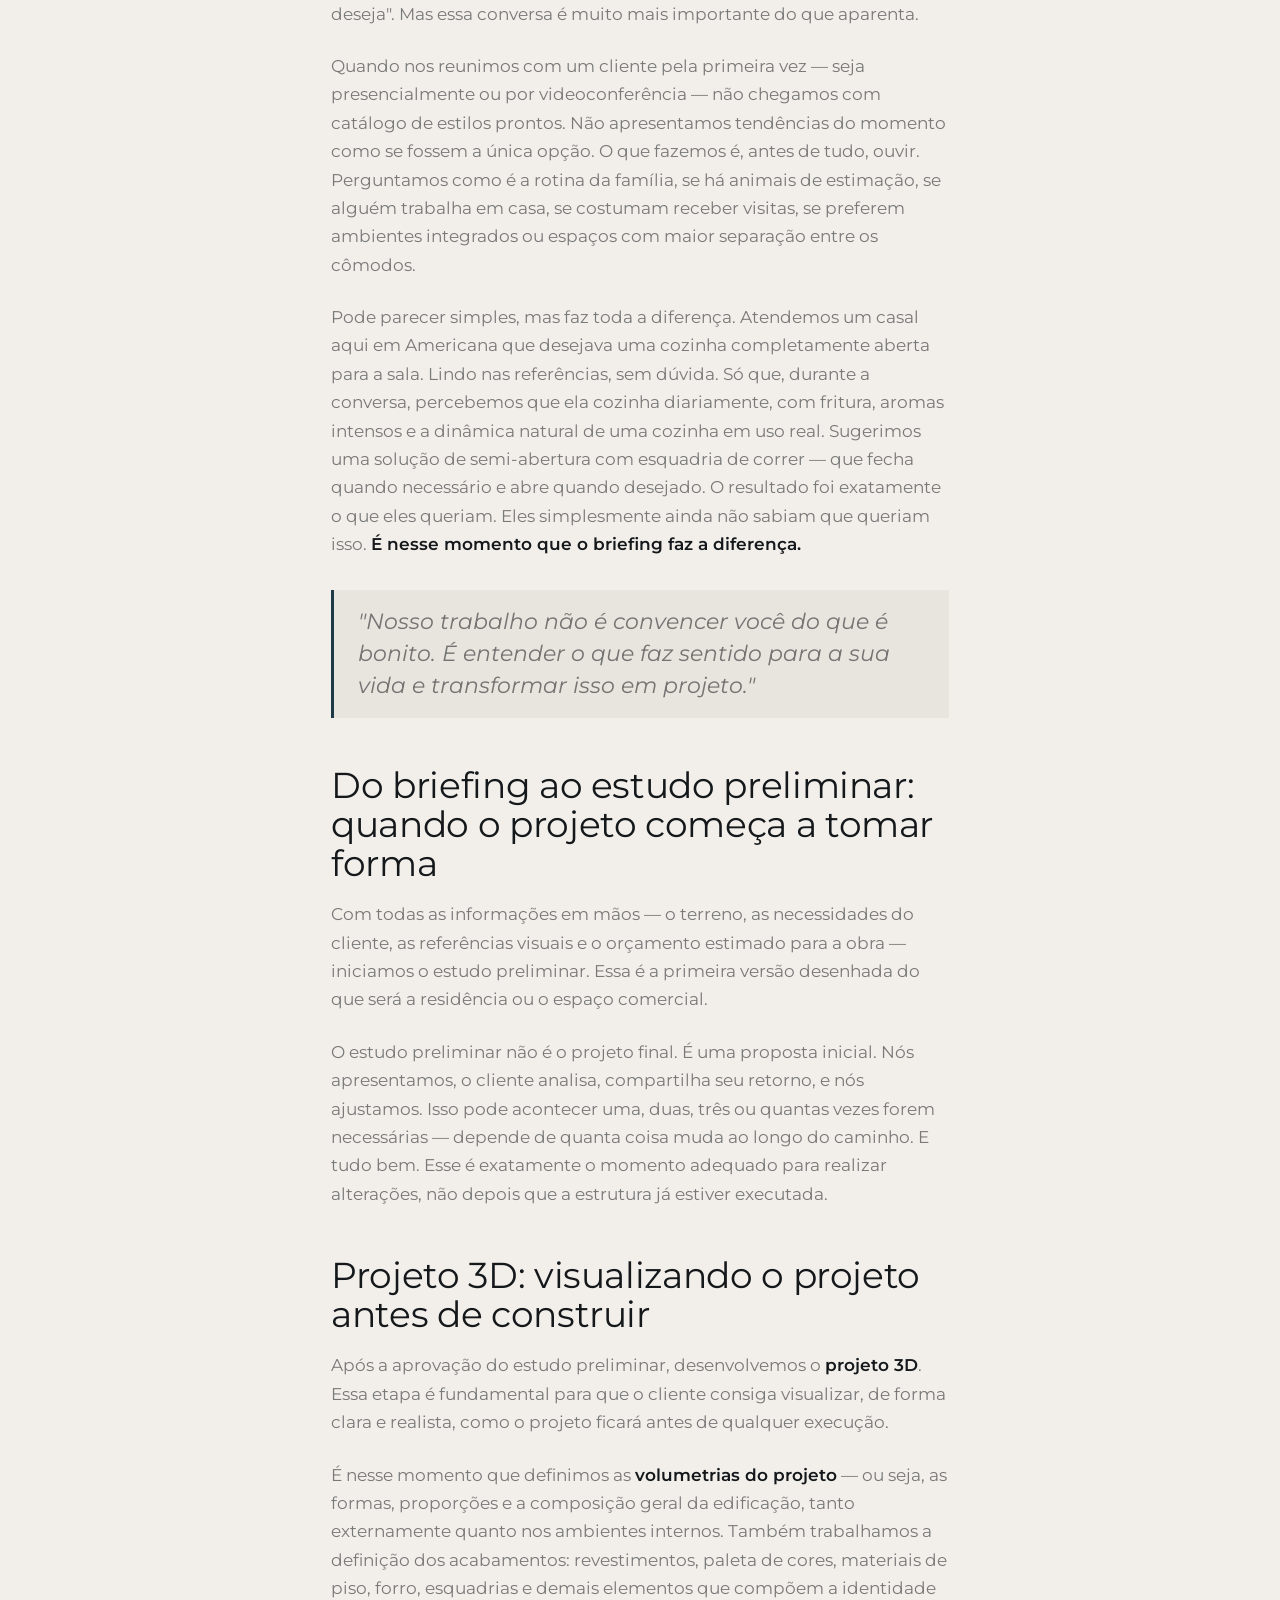
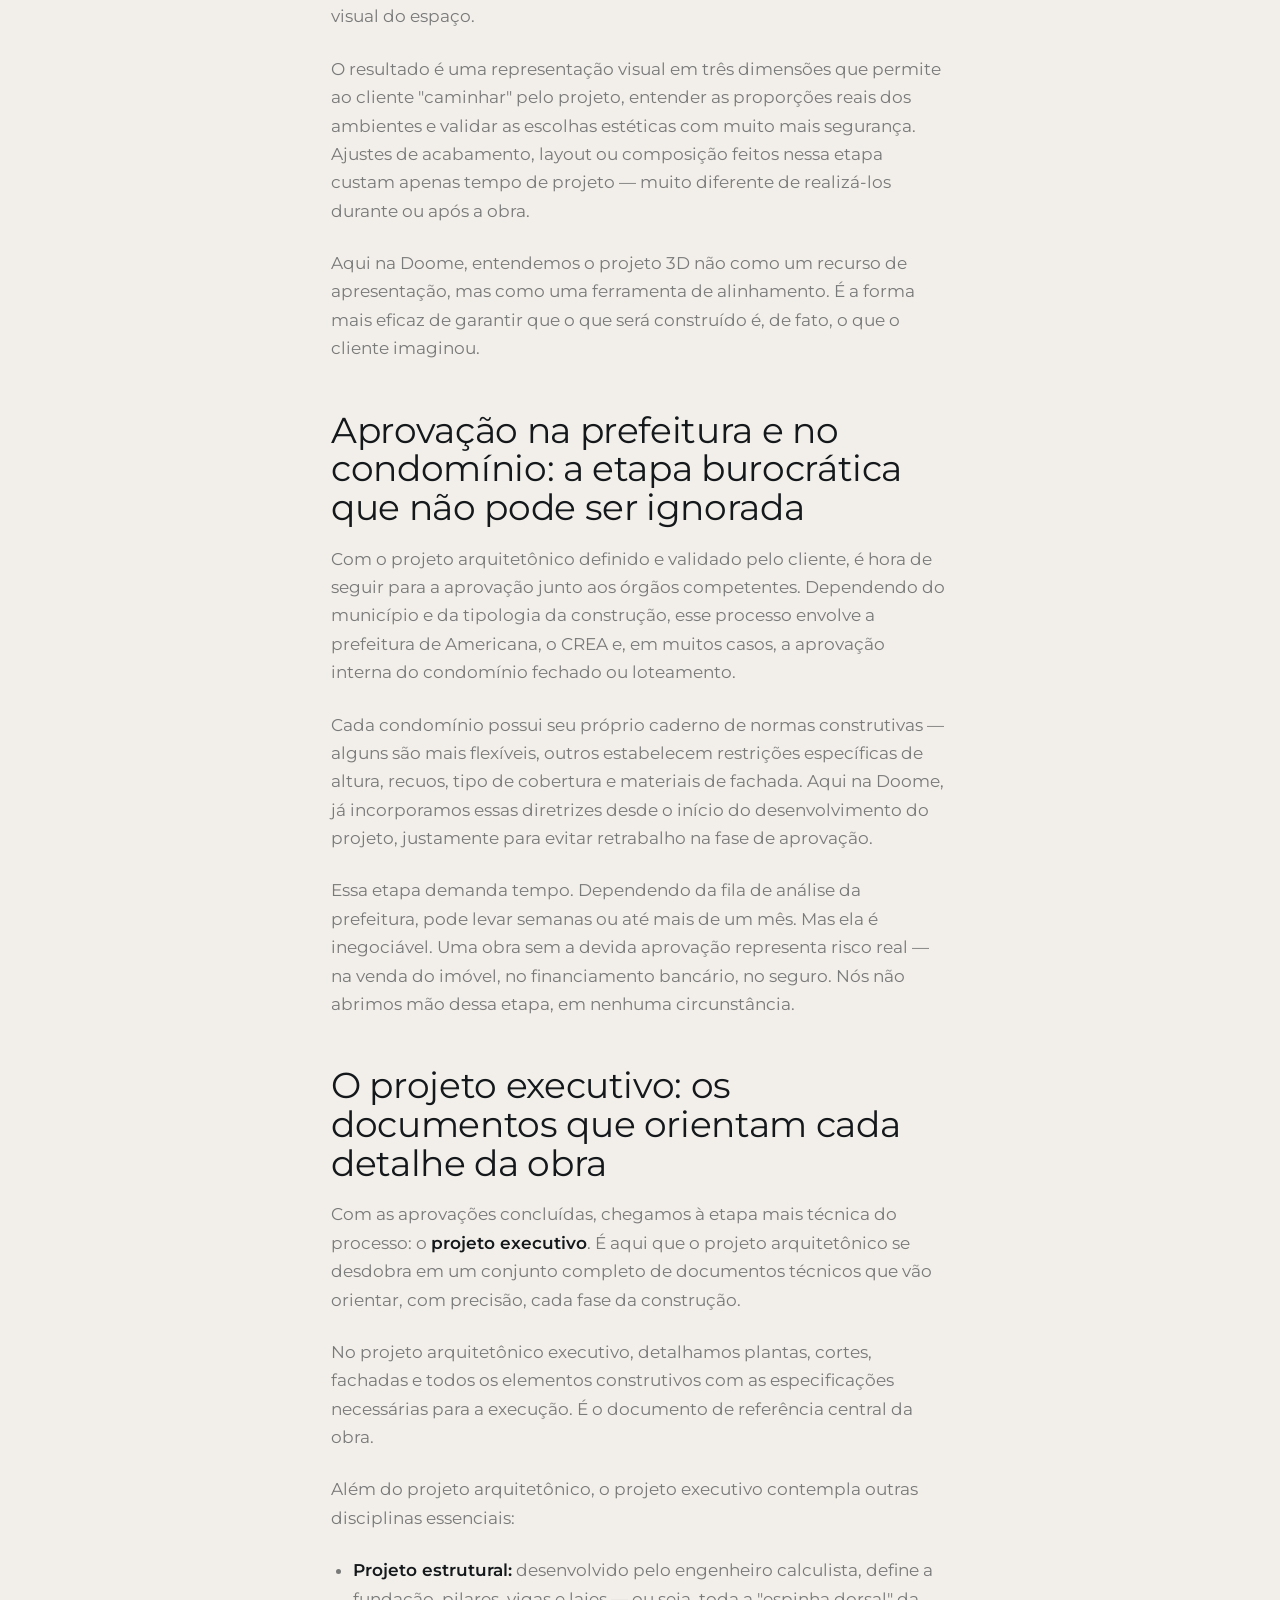
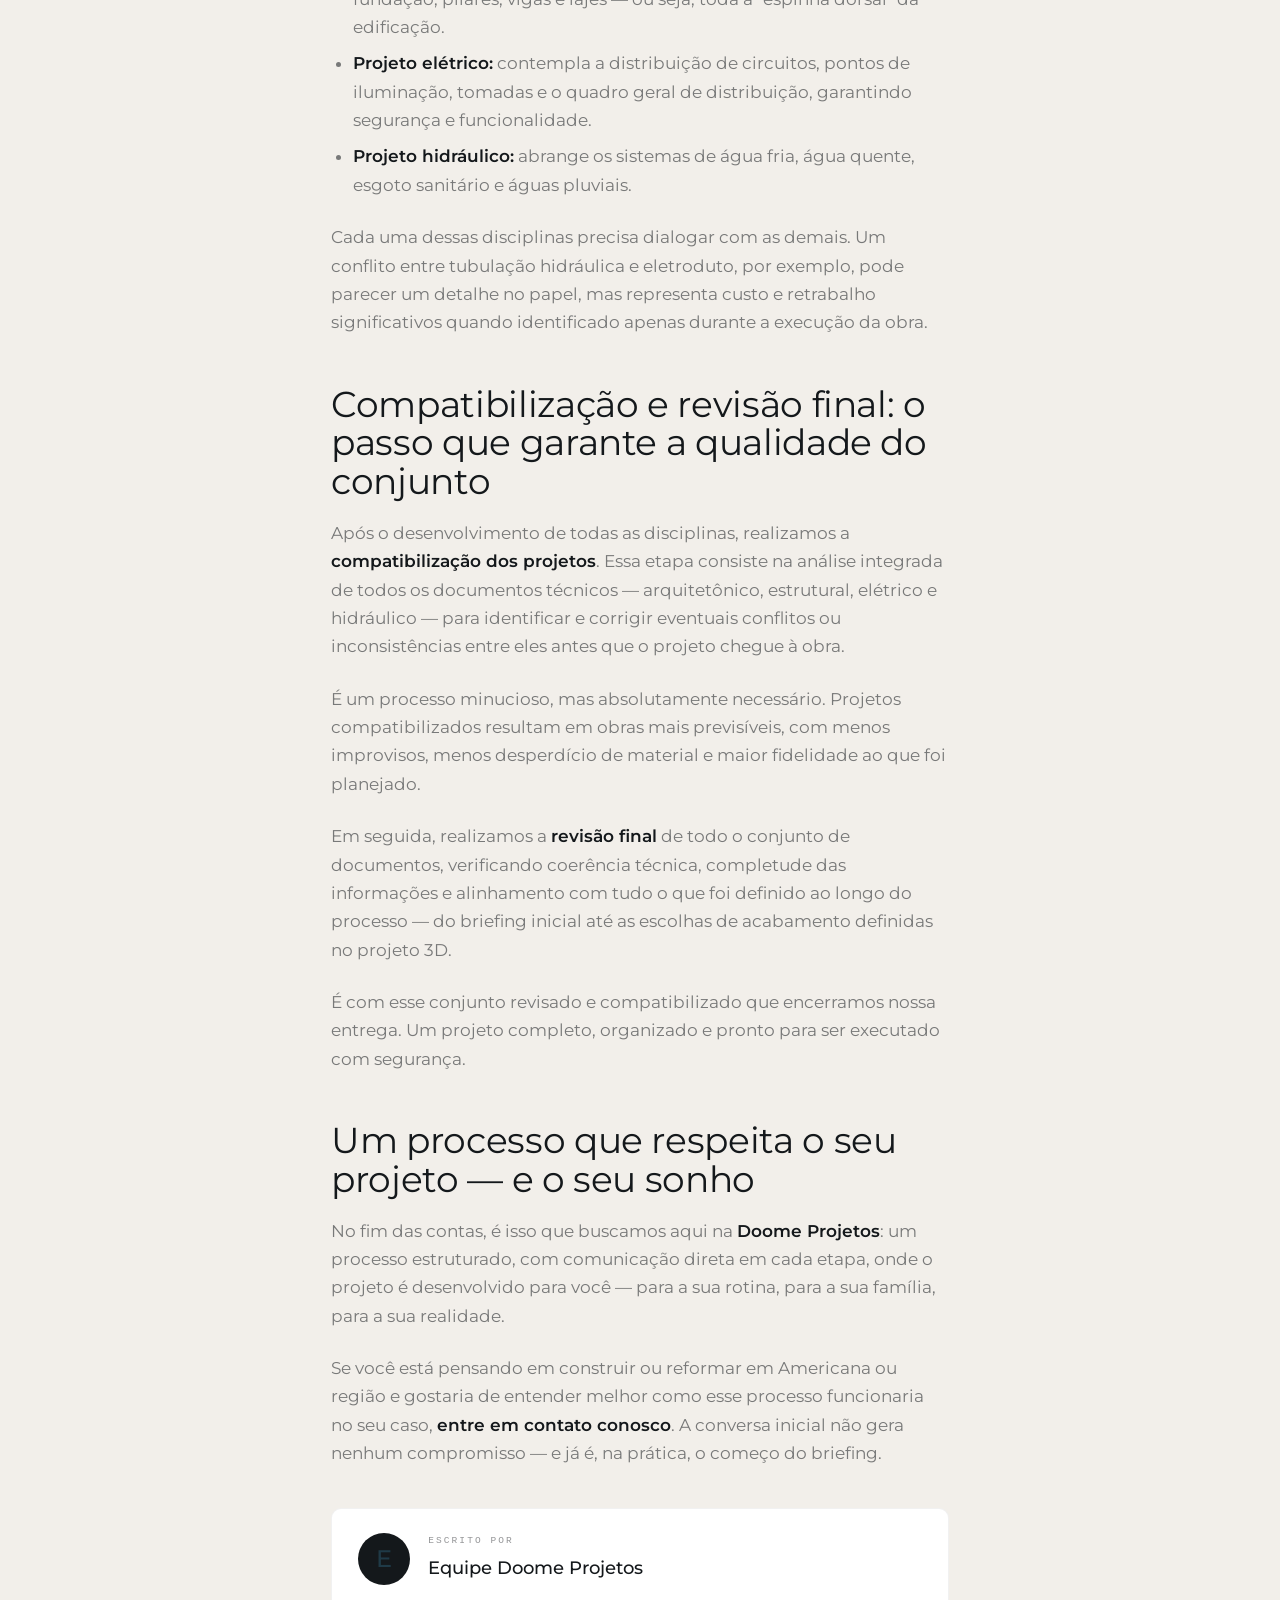
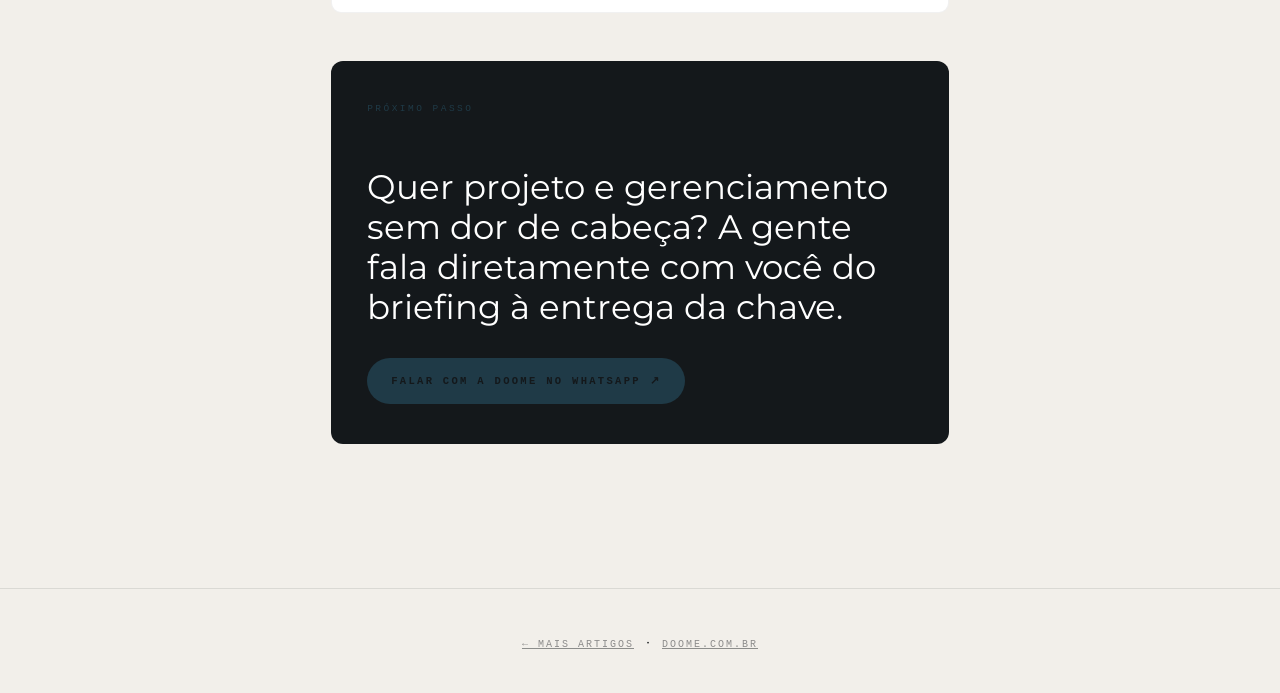
<file: blog/arquitetura-como-funciona-o-processo-do-briefing-ate-a-entrega-do-projeto.html>
<!DOCTYPE html>
<html lang="pt-BR">
<head>
<meta charset="UTF-8">
<meta name="viewport" content="width=device-width, initial-scale=1.0">
<title>Do briefing à entrega: como funciona o processo de projeto na Doome | Doome Projetos</title>
<meta name="description" content="Muita gente chega até nós sem saber o que esperar do processo. Como funciona, na prática, o caminho do briefing até a entrega dos projetos? Aqui explicamos cada etapa da forma que explicamos aos nossos clientes — com clareza, sem termos técnicos desnecessários e sem enrolação.">
<link rel="canonical" href="https://doome.com.br/blog/arquitetura-como-funciona-o-processo-do-briefing-ate-a-entrega-do-projeto.html">
<link rel="icon" type="image/svg+xml" href="/assets/images/favicon.svg">
<meta property="og:type" content="article">
<meta property="og:title" content="Do briefing à entrega: como funciona o processo de projeto na Doome">
<meta property="og:description" content="Muita gente chega até nós sem saber o que esperar do processo. Como funciona, na prática, o caminho do briefing até a entrega dos projetos? Aqui explicamos cada etapa da forma que explicamos aos nossos clientes — com clareza, sem termos técnicos desnecessários e sem enrolação.">
<meta name="twitter:card" content="summary_large_image">
<meta name="twitter:title" content="Do briefing à entrega: como funciona o processo de projeto na Doome">
<meta name="twitter:description" content="Muita gente chega até nós sem saber o que esperar do processo. Como funciona, na prática, o caminho do briefing até a entrega dos projetos? Aqui explicamos cada etapa da forma que explicamos aos nossos clientes — com clareza, sem termos técnicos desnecessários e sem enrolação.">
<meta name="robots" content="index, follow, max-image-preview:large">
<meta name="article:section" content="Conteúdo">
<meta name="article:tag" content="Conteúdo">
<meta name="geo.placename" content="Americana, SP">
<meta property="og:url" content="https://doome.com.br/blog/arquitetura-como-funciona-o-processo-do-briefing-ate-a-entrega-do-projeto.html">
<meta property="article:published_time" content="2026-05-20">
<meta property="article:author" content="Equipe Doome Projetos">

<script type="application/ld+json">
{
  "@context": "https://schema.org",
  "@type": "BlogPosting",
  "headline": "Do briefing à entrega: como funciona o processo de projeto na Doome",
  "description": "Muita gente chega até nós sem saber o que esperar do processo. Como funciona, na prática, o caminho do briefing até a entrega dos projetos? Aqui explicamos cada etapa da forma que explicamos aos nossos clientes — com clareza, sem termos técnicos desnecessários e sem enrolação.",
  "datePublished": "2026-05-20",
  "dateModified": "2026-05-20",
  "author": {"@type": "Organization", "name": "Doome Projetos", "url": "https://doome.com.br"},
  "publisher": {"@type": "Organization", "name": "Doome Projetos", "url": "https://doome.com.br", "logo": {"@type": "ImageObject", "url": "https://doome.com.br/assets/images/logo.png"}},
  "mainEntityOfPage": {"@type": "WebPage", "@id": "https://doome.com.br/blog/arquitetura-como-funciona-o-processo-do-briefing-ate-a-entrega-do-projeto.html"},
  "articleSection": "Conteúdo",
  "wordCount": 1251,
  "url": "https://doome.com.br/blog/arquitetura-como-funciona-o-processo-do-briefing-ate-a-entrega-do-projeto.html",
  "inLanguage": "pt-BR"
}
</script>
<script type="application/ld+json">
{
  "@context": "https://schema.org",
  "@type": "ProfessionalService",
  "@id": "https://doome.com.br/#localbusiness",
  "name": "Doome Projetos",
  "url": "https://doome.com.br",
  "image": "https://doome.com.br/assets/images/logo.png",
  "address": {
    "@type": "PostalAddress",
    "addressLocality": "Americana",
    "addressRegion": "SP",
    "addressCountry": "BR"
  },
  "telephone": "+5519992994853",
  "areaServed": "Americana, SP",
  "sameAs": [
    "https://instagram.com/doomeprojetos"
  ]
}
</script>
<link rel="preconnect" href="https://fonts.googleapis.com">
<link rel="preconnect" href="https://fonts.gstatic.com" crossorigin>
<link href="https://fonts.googleapis.com/css2?family=Montserrat:wght@300;400;500;600;700&family=Inter+Tight:wght@300;400;500;600&display=swap" rel="stylesheet">
<style>
  :root {
    --primaria: #14181B; --destaque: #1F3A47;
    --fundo: #F2EFEA; --fundo2: #E8E4DE;
    --texto: #14181B; --texto-suave: rgba(20,24,27,0.55);
    --serif: 'Montserrat', sans-serif; --sans: 'Montserrat', 'Inter Tight', system-ui, sans-serif;
    --mono: 'JetBrains Mono', monospace; --gutter: clamp(20px, 4vw, 56px);
  }
  * { box-sizing: border-box; margin: 0; padding: 0; }
  body { background: var(--fundo); color: var(--texto); font-family: var(--sans); font-size: 16px; line-height: 1.65; -webkit-font-smoothing: antialiased; }
  a { color: var(--texto); }

  /* Reading progress bar */
  .reading-progress {
    position: fixed; top: 0; left: 0; right: 0;
    height: 3px; z-index: 200; background: transparent;
    pointer-events: none;
  }
  .reading-progress__bar {
    height: 100%; width: 0%;
    background: var(--destaque);
    transition: width .1s linear;
  }

  .post-nav { position: sticky; top: 0; z-index: 100; display: flex; align-items: center; justify-content: space-between; padding: 16px var(--gutter); background: rgba(246,244,241,.92); backdrop-filter: blur(16px); border-bottom: 1px solid rgba(17,20,24,.08); font-family: var(--mono); font-size: 10px; letter-spacing: .2em; text-transform: uppercase; }
  .post-nav a { color: rgba(17,20,24,.5); transition: color .2s; }
  .post-nav a:hover { color: var(--texto); }
  .post-wrap { max-width: 720px; margin: 0 auto; padding: 64px var(--gutter) 96px; }
  .post-tag { font-family: var(--mono); font-size: 9.5px; letter-spacing: .28em; text-transform: uppercase; color: var(--destaque); margin-bottom: 18px; display: flex; align-items: center; gap: 10px; }
  .post-tag::before { content: ""; display: inline-block; width: 22px; height: 1px; background: var(--destaque); }
  .post-title { font-family: var(--serif); font-size: clamp(32px, 4.5vw, 60px); font-weight: 400; line-height: .96; letter-spacing: -.015em; margin-bottom: 24px; }
  .post-meta { display: flex; gap: 16px; align-items: center; font-family: var(--mono); font-size: 9.5px; letter-spacing: .18em; text-transform: uppercase; color: rgba(17,20,24,.4); padding-bottom: 28px; border-bottom: 1px solid rgba(17,20,24,.1); margin-bottom: 40px; flex-wrap: wrap; }

  /* TOC (sumário) */
  .post-toc {
    background: var(--fundo2);
    border-radius: 10px;
    padding: 24px 28px;
    margin-bottom: 48px;
    border-left: 3px solid var(--destaque);
  }
  .post-toc__label { font-family: var(--mono); font-size: 10px; letter-spacing: .22em; text-transform: uppercase; color: rgba(17,20,24,.5); margin-bottom: 14px; }
  .post-toc ol { list-style: none; padding: 0; counter-reset: toc; }
  .post-toc li { margin-bottom: 8px; }
  .post-toc a {
    display: flex; align-items: baseline; gap: 12px;
    text-decoration: none; color: var(--texto);
    font-size: 15px; line-height: 1.4;
    padding: 6px 0;
    transition: color .2s, padding .2s;
  }
  .post-toc a:hover { color: var(--destaque); padding-left: 4px; }
  .post-toc__n {
    font-family: var(--mono); font-size: 11px; color: rgba(17,20,24,.4);
    flex-shrink: 0;
  }

  .post-body { font-size: 16.5px; line-height: 1.72; color: var(--texto-suave); }
  .post-body p { margin-bottom: 24px; }
  .post-body h2 {
    font-family: var(--serif); font-size: clamp(24px, 2.8vw, 40px);
    font-weight: 400; line-height: 1.08; letter-spacing: -.01em;
    margin: 48px 0 18px; color: var(--texto);
    scroll-margin-top: 80px;
  }
  .post-body h3 { font-family: var(--sans); font-size: 17px; font-weight: 600; margin: 32px 0 12px; }
  .post-body ul, .post-body ol { padding-left: 22px; margin-bottom: 24px; }
  .post-body li { margin-bottom: 8px; }
  .post-body strong { font-weight: 600; color: var(--texto); }
  .post-body blockquote { border-left: 3px solid var(--destaque); padding: 16px 24px; margin: 32px 0; background: var(--fundo2); font-family: var(--serif); font-size: 22px; font-style: italic; line-height: 1.45; }

  /* Drop cap no primeiro parágrafo */
  .post-body .has-dropcap { display: block; }
  .post-body .dropcap {
    float: left;
    font-family: var(--serif);
    font-size: 76px;
    line-height: 0.85;
    font-weight: 500;
    color: var(--destaque);
    margin: 6px 12px 0 0;
    padding: 0;
  }

  /* Bloco Hub MAVEI */
  .post-hub {
    margin: 48px 0;
    padding: 36px 32px;
    background: var(--fundo2);
    border-radius: 12px;
    border: 1px solid rgba(17,20,24,.06);
    position: relative;
    overflow: hidden;
  }
  .post-hub::before {
    content: "";
    position: absolute; right: -40px; top: -40px;
    width: 160px; height: 160px;
    border: 1px solid rgba(242,201,76,.25);
    border-radius: 50%;
    pointer-events: none;
  }
  .post-hub__tag {
    font-family: var(--mono); font-size: 9.5px; letter-spacing: .26em;
    text-transform: uppercase; color: var(--destaque); margin-bottom: 12px;
  }
  .post-hub__title {
    font-family: var(--serif); font-size: 26px; font-weight: 500;
    line-height: 1.15; margin-bottom: 12px; color: var(--texto);
  }
  .post-hub__title em { font-style: italic; color: var(--texto-suave); }
  .post-hub__desc {
    font-size: 15px; line-height: 1.6; color: var(--texto-suave);
    margin-bottom: 20px; max-width: 56ch;
  }
  .post-hub__pills {
    display: flex; flex-wrap: wrap; gap: 8px; margin-bottom: 22px;
  }
  .post-hub__pill {
    background: #fff; padding: 6px 12px; border-radius: 999px;
    font-size: 12.5px; color: var(--texto);
    border: 1px solid rgba(17,20,24,.08);
  }
  .post-hub__link {
    display: inline-flex; align-items: center; gap: 8px;
    background: var(--primaria); color: var(--fundo);
    font-family: var(--mono); font-size: 11px; letter-spacing: .18em; text-transform: uppercase;
    padding: 12px 20px; border-radius: 999px;
    text-decoration: none;
    transition: gap .25s, background .25s, color .25s;
  }
  .post-hub__link:hover { gap: 12px; background: var(--destaque); color: var(--primaria); }

  /* CTA principal */
  .post-cta {
    margin: 48px 0; padding: 40px 36px;
    background: var(--primaria); color: #fff;
    display: flex; flex-direction: column; gap: 18px;
    border-radius: 12px;
  }
  .post-cta__tag { font-family: var(--mono); font-size: 9.5px; letter-spacing: .26em; text-transform: uppercase; color: var(--destaque); }
  .post-cta h3 { font-family: var(--serif); font-size: clamp(22px, 2.8vw, 34px); font-weight: 400; line-height: 1.18; }
  .post-cta a {
    display: inline-flex; align-items: center; gap: 8px;
    background: var(--destaque); color: var(--texto);
    font-family: var(--mono); font-size: 10.5px; letter-spacing: .22em; text-transform: uppercase;
    padding: 14px 24px; font-weight: 600;
    border-radius: 999px;
    align-self: flex-start;
    transition: gap .25s, transform .2s;
    text-decoration: none;
  }
  .post-cta a:hover { gap: 12px; transform: translateY(-2px); }

  /* Box do autor */
  .post-author {
    display: flex; gap: 18px; align-items: flex-start;
    margin: 40px 0;
    padding: 24px 26px;
    background: #fff;
    border-radius: 10px;
    border: 1px solid rgba(17,20,24,.06);
  }
  .post-author__avatar {
    width: 52px; height: 52px;
    border-radius: 50%;
    background: var(--primaria); color: var(--destaque);
    display: flex; align-items: center; justify-content: center;
    font-family: var(--serif); font-size: 24px; font-weight: 500;
    flex-shrink: 0;
  }
  .post-author__info { flex: 1; }
  .post-author__label {
    font-family: var(--mono); font-size: 9.5px; letter-spacing: .22em;
    text-transform: uppercase; color: rgba(17,20,24,.45); margin-bottom: 4px;
  }
  .post-author__name {
    font-family: var(--serif); font-size: 18px; font-weight: 500;
    color: var(--texto); margin-bottom: 4px;
  }
  .post-author__bio {
    font-size: 13.5px; color: var(--texto-suave); line-height: 1.5;
  }

  /* Próxima leitura */
  .post-next {
    margin: 40px 0;
    padding: 28px 30px;
    background: #fff;
    border-radius: 12px;
    border: 1px solid rgba(17,20,24,.08);
  }
  .post-next__label {
    font-family: var(--mono); font-size: 10px; letter-spacing: .22em;
    text-transform: uppercase; color: rgba(17,20,24,.5); margin-bottom: 14px;
  }
  .post-next__card {
    display: block; text-decoration: none; color: var(--texto);
    cursor: pointer;
  }
  .post-next__tag {
    display: inline-block;
    font-family: var(--mono); font-size: 9.5px; letter-spacing: .26em;
    text-transform: uppercase; color: var(--destaque);
    margin-bottom: 10px;
  }
  .post-next__title {
    font-family: var(--serif); font-size: 22px; font-weight: 500;
    line-height: 1.18; margin-bottom: 8px;
    transition: color .2s;
  }
  .post-next__card:hover .post-next__title { color: var(--destaque); }
  .post-next__excerpt {
    font-size: 14px; line-height: 1.55; color: var(--texto-suave);
    margin-bottom: 14px;
    display: -webkit-box;
    -webkit-line-clamp: 2;
    -webkit-box-orient: vertical;
    overflow: hidden;
  }
  .post-next__meta {
    display: flex; align-items: center; justify-content: space-between;
    font-family: var(--mono); font-size: 11px; letter-spacing: .16em;
    text-transform: uppercase; color: rgba(17,20,24,.45);
  }
  .post-next__arrow { font-size: 18px; color: var(--destaque); transition: transform .25s cubic-bezier(.16,1,.3,1); }
  .post-next__card:hover .post-next__arrow { transform: translate(4px, -2px); }

  .post-footer { padding: 40px var(--gutter); border-top: 1px solid rgba(17,20,24,.1); text-align: center; }
  .post-footer a { font-family: var(--mono); font-size: 10px; letter-spacing: .2em; text-transform: uppercase; color: rgba(17,20,24,.45); }
  .post-footer a:hover { color: var(--texto); }

  @media (max-width: 600px) {
    .post-wrap { padding: 40px var(--gutter) 60px; }
    .post-hub, .post-cta, .post-next, .post-author { padding: 24px 22px; }
    .post-toc { padding: 20px 22px; }
    .post-author { flex-direction: column; gap: 12px; }
    .post-hub__title { font-size: 22px; }
    .post-body .dropcap { font-size: 58px; }
  }
</style>
</head>
<body>
<div class="reading-progress"><div class="reading-progress__bar" id="readingProgressBar"></div></div>
<nav class="post-nav">
  <a href="/">Doome</a>
  <a href="/blog/">← Blog</a>
</nav>
<article class="post-wrap" itemscope itemtype="https://schema.org/BlogPosting">
  <div class="post-tag">Conteúdo</div>
  <h1 class="post-title" itemprop="headline">Do briefing à entrega: como funciona o processo de projeto na Doome</h1>
  <div class="post-meta">
    <time datetime="2026-05-20" itemprop="datePublished">20 MAIO 2026</time>
    <span>·</span>
    <span>6 min de leitura</span>
    <span>·</span>
    <span>Por Equipe Doome Projetos</span>
  </div>
  
    <aside class="post-toc">
      <div class="post-toc__label">Neste artigo</div>
      <ol>
        <li><a href="#antes-de-qualquer-planta-existe-uma-conversa"><span class="post-toc__n">01</span>Antes de qualquer planta, existe uma conversa</a></li><li><a href="#o-briefing-a-etapa-que-a-maioria-subestima"><span class="post-toc__n">02</span>O briefing: a etapa que a maioria subestima</a></li><li><a href="#do-briefing-ao-estudo-preliminar-quando-o-projeto-comeca-a-t"><span class="post-toc__n">03</span>Do briefing ao estudo preliminar: quando o projeto começa a tomar forma</a></li><li><a href="#projeto-3d-visualizando-o-projeto-antes-de-construir"><span class="post-toc__n">04</span>Projeto 3D: visualizando o projeto antes de construir</a></li><li><a href="#aprovacao-na-prefeitura-e-no-condominio-a-etapa-burocratica-"><span class="post-toc__n">05</span>Aprovação na prefeitura e no condomínio: a etapa burocrática que não pode ser ignorada</a></li><li><a href="#o-projeto-executivo-os-documentos-que-orientam-cada-detalhe-"><span class="post-toc__n">06</span>O projeto executivo: os documentos que orientam cada detalhe da obra</a></li><li><a href="#compatibilizacao-e-revisao-final-o-passo-que-garante-a-quali"><span class="post-toc__n">07</span>Compatibilização e revisão final: o passo que garante a qualidade do conjunto</a></li><li><a href="#um-processo-que-respeita-o-seu-projeto-e-o-seu-sonho"><span class="post-toc__n">08</span>Um processo que respeita o seu projeto — e o seu sonho</a></li>
      </ol>
    </aside>
  
  <div class="post-body" itemprop="articleBody">
<h2 id="antes-de-qualquer-planta-existe-uma-conversa">Antes de qualquer planta, existe uma conversa</h2>

<p class="has-dropcap"><span class="dropcap">U</span>ma das perguntas que mais recebemos quando alguém nos contata pela primeira vez é: <em>"Como funciona esse processo todo? Por onde a gente começa?"</em> E faz todo sentido perguntar. Para quem nunca construiu ou reformou com um escritório de arquitetura, o processo pode parecer uma caixa preta. Você chega com um sonho e, teoricamente, sai com um projeto. Mas o que acontece no meio disso?</p>

<p>Vamos explicar exatamente como trabalhamos aqui na <strong>Doome Projetos</strong>, do primeiro contato até a entrega final dos projetos. Com clareza, sem rodeios e sem termos técnicos desnecessários.</p>

<h2 id="o-briefing-a-etapa-que-a-maioria-subestima">O briefing: a etapa que a maioria subestima</h2>

<p>Tudo começa com o briefing. Que, no fundo, é apenas uma palavra técnica para "a conversa em que você nos conta o que precisa e o que deseja". Mas essa conversa é muito mais importante do que aparenta.</p>

<p>Quando nos reunimos com um cliente pela primeira vez — seja presencialmente ou por videoconferência — não chegamos com catálogo de estilos prontos. Não apresentamos tendências do momento como se fossem a única opção. O que fazemos é, antes de tudo, ouvir. Perguntamos como é a rotina da família, se há animais de estimação, se alguém trabalha em casa, se costumam receber visitas, se preferem ambientes integrados ou espaços com maior separação entre os cômodos.</p>

<p>Pode parecer simples, mas faz toda a diferença. Atendemos um casal aqui em Americana que desejava uma cozinha completamente aberta para a sala. Lindo nas referências, sem dúvida. Só que, durante a conversa, percebemos que ela cozinha diariamente, com fritura, aromas intensos e a dinâmica natural de uma cozinha em uso real. Sugerimos uma solução de semi-abertura com esquadria de correr — que fecha quando necessário e abre quando desejado. O resultado foi exatamente o que eles queriam. Eles simplesmente ainda não sabiam que queriam isso. <strong>É nesse momento que o briefing faz a diferença.</strong></p>

<blockquote>"Nosso trabalho não é convencer você do que é bonito. É entender o que faz sentido para a sua vida e transformar isso em projeto."</blockquote>

<h2 id="do-briefing-ao-estudo-preliminar-quando-o-projeto-comeca-a-t">Do briefing ao estudo preliminar: quando o projeto começa a tomar forma</h2>

<p>Com todas as informações em mãos — o terreno, as necessidades do cliente, as referências visuais e o orçamento estimado para a obra — iniciamos o estudo preliminar. Essa é a primeira versão desenhada do que será a residência ou o espaço comercial.</p>

<p>O estudo preliminar não é o projeto final. É uma proposta inicial. Nós apresentamos, o cliente analisa, compartilha seu retorno, e nós ajustamos. Isso pode acontecer uma, duas, três ou quantas vezes forem necessárias — depende de quanta coisa muda ao longo do caminho. E tudo bem. Esse é exatamente o momento adequado para realizar alterações, não depois que a estrutura já estiver executada.</p>

<h2 id="projeto-3d-visualizando-o-projeto-antes-de-construir">Projeto 3D: visualizando o projeto antes de construir</h2>

<p>Após a aprovação do estudo preliminar, desenvolvemos o <strong>projeto 3D</strong>. Essa etapa é fundamental para que o cliente consiga visualizar, de forma clara e realista, como o projeto ficará antes de qualquer execução.</p>

<p>É nesse momento que definimos as <strong>volumetrias do projeto</strong> — ou seja, as formas, proporções e a composição geral da edificação, tanto externamente quanto nos ambientes internos. Também trabalhamos a definição dos acabamentos: revestimentos, paleta de cores, materiais de piso, forro, esquadrias e demais elementos que compõem a identidade visual do espaço.</p>

<p>O resultado é uma representação visual em três dimensões que permite ao cliente "caminhar" pelo projeto, entender as proporções reais dos ambientes e validar as escolhas estéticas com muito mais segurança. Ajustes de acabamento, layout ou composição feitos nessa etapa custam apenas tempo de projeto — muito diferente de realizá-los durante ou após a obra.</p>

<p>Aqui na Doome, entendemos o projeto 3D não como um recurso de apresentação, mas como uma ferramenta de alinhamento. É a forma mais eficaz de garantir que o que será construído é, de fato, o que o cliente imaginou.</p>

<h2 id="aprovacao-na-prefeitura-e-no-condominio-a-etapa-burocratica-">Aprovação na prefeitura e no condomínio: a etapa burocrática que não pode ser ignorada</h2>

<p>Com o projeto arquitetônico definido e validado pelo cliente, é hora de seguir para a aprovação junto aos órgãos competentes. Dependendo do município e da tipologia da construção, esse processo envolve a prefeitura de Americana, o CREA e, em muitos casos, a aprovação interna do condomínio fechado ou loteamento.</p>

<p>Cada condomínio possui seu próprio caderno de normas construtivas — alguns são mais flexíveis, outros estabelecem restrições específicas de altura, recuos, tipo de cobertura e materiais de fachada. Aqui na Doome, já incorporamos essas diretrizes desde o início do desenvolvimento do projeto, justamente para evitar retrabalho na fase de aprovação.</p>

<p>Essa etapa demanda tempo. Dependendo da fila de análise da prefeitura, pode levar semanas ou até mais de um mês. Mas ela é inegociável. Uma obra sem a devida aprovação representa risco real — na venda do imóvel, no financiamento bancário, no seguro. Nós não abrimos mão dessa etapa, em nenhuma circunstância.</p>

<h2 id="o-projeto-executivo-os-documentos-que-orientam-cada-detalhe-">O projeto executivo: os documentos que orientam cada detalhe da obra</h2>

<p>Com as aprovações concluídas, chegamos à etapa mais técnica do processo: o <strong>projeto executivo</strong>. É aqui que o projeto arquitetônico se desdobra em um conjunto completo de documentos técnicos que vão orientar, com precisão, cada fase da construção.</p>

<p>No projeto arquitetônico executivo, detalhamos plantas, cortes, fachadas e todos os elementos construtivos com as especificações necessárias para a execução. É o documento de referência central da obra.</p>

<p>Além do projeto arquitetônico, o projeto executivo contempla outras disciplinas essenciais:</p>

<ul>
  <li><strong>Projeto estrutural:</strong> desenvolvido pelo engenheiro calculista, define a fundação, pilares, vigas e lajes — ou seja, toda a "espinha dorsal" da edificação.</li>
  <li><strong>Projeto elétrico:</strong> contempla a distribuição de circuitos, pontos de iluminação, tomadas e o quadro geral de distribuição, garantindo segurança e funcionalidade.</li>
  <li><strong>Projeto hidráulico:</strong> abrange os sistemas de água fria, água quente, esgoto sanitário e águas pluviais.</li>
</ul>

<p>Cada uma dessas disciplinas precisa dialogar com as demais. Um conflito entre tubulação hidráulica e eletroduto, por exemplo, pode parecer um detalhe no papel, mas representa custo e retrabalho significativos quando identificado apenas durante a execução da obra.</p>

<h2 id="compatibilizacao-e-revisao-final-o-passo-que-garante-a-quali">Compatibilização e revisão final: o passo que garante a qualidade do conjunto</h2>

<p>Após o desenvolvimento de todas as disciplinas, realizamos a <strong>compatibilização dos projetos</strong>. Essa etapa consiste na análise integrada de todos os documentos técnicos — arquitetônico, estrutural, elétrico e hidráulico — para identificar e corrigir eventuais conflitos ou inconsistências entre eles antes que o projeto chegue à obra.</p>

<p>É um processo minucioso, mas absolutamente necessário. Projetos compatibilizados resultam em obras mais previsíveis, com menos improvisos, menos desperdício de material e maior fidelidade ao que foi planejado.</p>

<p>Em seguida, realizamos a <strong>revisão final</strong> de todo o conjunto de documentos, verificando coerência técnica, completude das informações e alinhamento com tudo o que foi definido ao longo do processo — do briefing inicial até as escolhas de acabamento definidas no projeto 3D.</p>

<p>É com esse conjunto revisado e compatibilizado que encerramos nossa entrega. Um projeto completo, organizado e pronto para ser executado com segurança.</p>

<h2 id="um-processo-que-respeita-o-seu-projeto-e-o-seu-sonho">Um processo que respeita o seu projeto — e o seu sonho</h2>

<p>No fim das contas, é isso que buscamos aqui na <strong>Doome Projetos</strong>: um processo estruturado, com comunicação direta em cada etapa, onde o projeto é desenvolvido para você — para a sua rotina, para a sua família, para a sua realidade.</p>

<p>Se você está pensando em construir ou reformar em Americana ou região e gostaria de entender melhor como esse processo funcionaria no seu caso, <strong>entre em contato conosco</strong>. A conversa inicial não gera nenhum compromisso — e já é, na prática, o começo do briefing.</p>
    
    
    <aside class="post-author">
      <div class="post-author__avatar" aria-hidden="true">E</div>
      <div class="post-author__info">
        <div class="post-author__label">Escrito por</div>
        <div class="post-author__name">Equipe Doome Projetos</div>
        
      </div>
    </aside>
  
    <div class="post-cta">
      <div class="post-cta__tag">PRÓXIMO PASSO</div>
      <h3>Quer projeto e gerenciamento sem dor de cabeça? A gente fala diretamente com você do briefing à entrega da chave.</h3>
      <a href="https://wa.me/5519992994853?text=Ol%C3%A1!%20Vim%20do%20blog%20da%20Doome%20e%20gostaria%20de%20conversar%20sobre%20um%20projeto." target="_blank" rel="noopener">Falar com a Doome no WhatsApp ↗</a>
    </div>
    
  </div>
</article>
<footer class="post-footer">
  <a href="/blog/">← Mais artigos</a>
  &nbsp;&nbsp;·&nbsp;&nbsp;
  <a href="/">doome.com.br</a>
</footer>
<script>
  // Reading progress bar
  (function(){
    var bar = document.getElementById('readingProgressBar');
    if (!bar) return;
    var article = document.querySelector('.post-wrap');
    if (!article) return;
    function update() {
      var rect = article.getBoundingClientRect();
      var total = article.offsetHeight - window.innerHeight;
      var current = -rect.top;
      var pct = Math.max(0, Math.min(100, (current / total) * 100));
      bar.style.width = pct + '%';
    }
    window.addEventListener('scroll', update, { passive: true });
    window.addEventListener('resize', update);
    update();
  })();
</script>
</body>
</html>
</file>
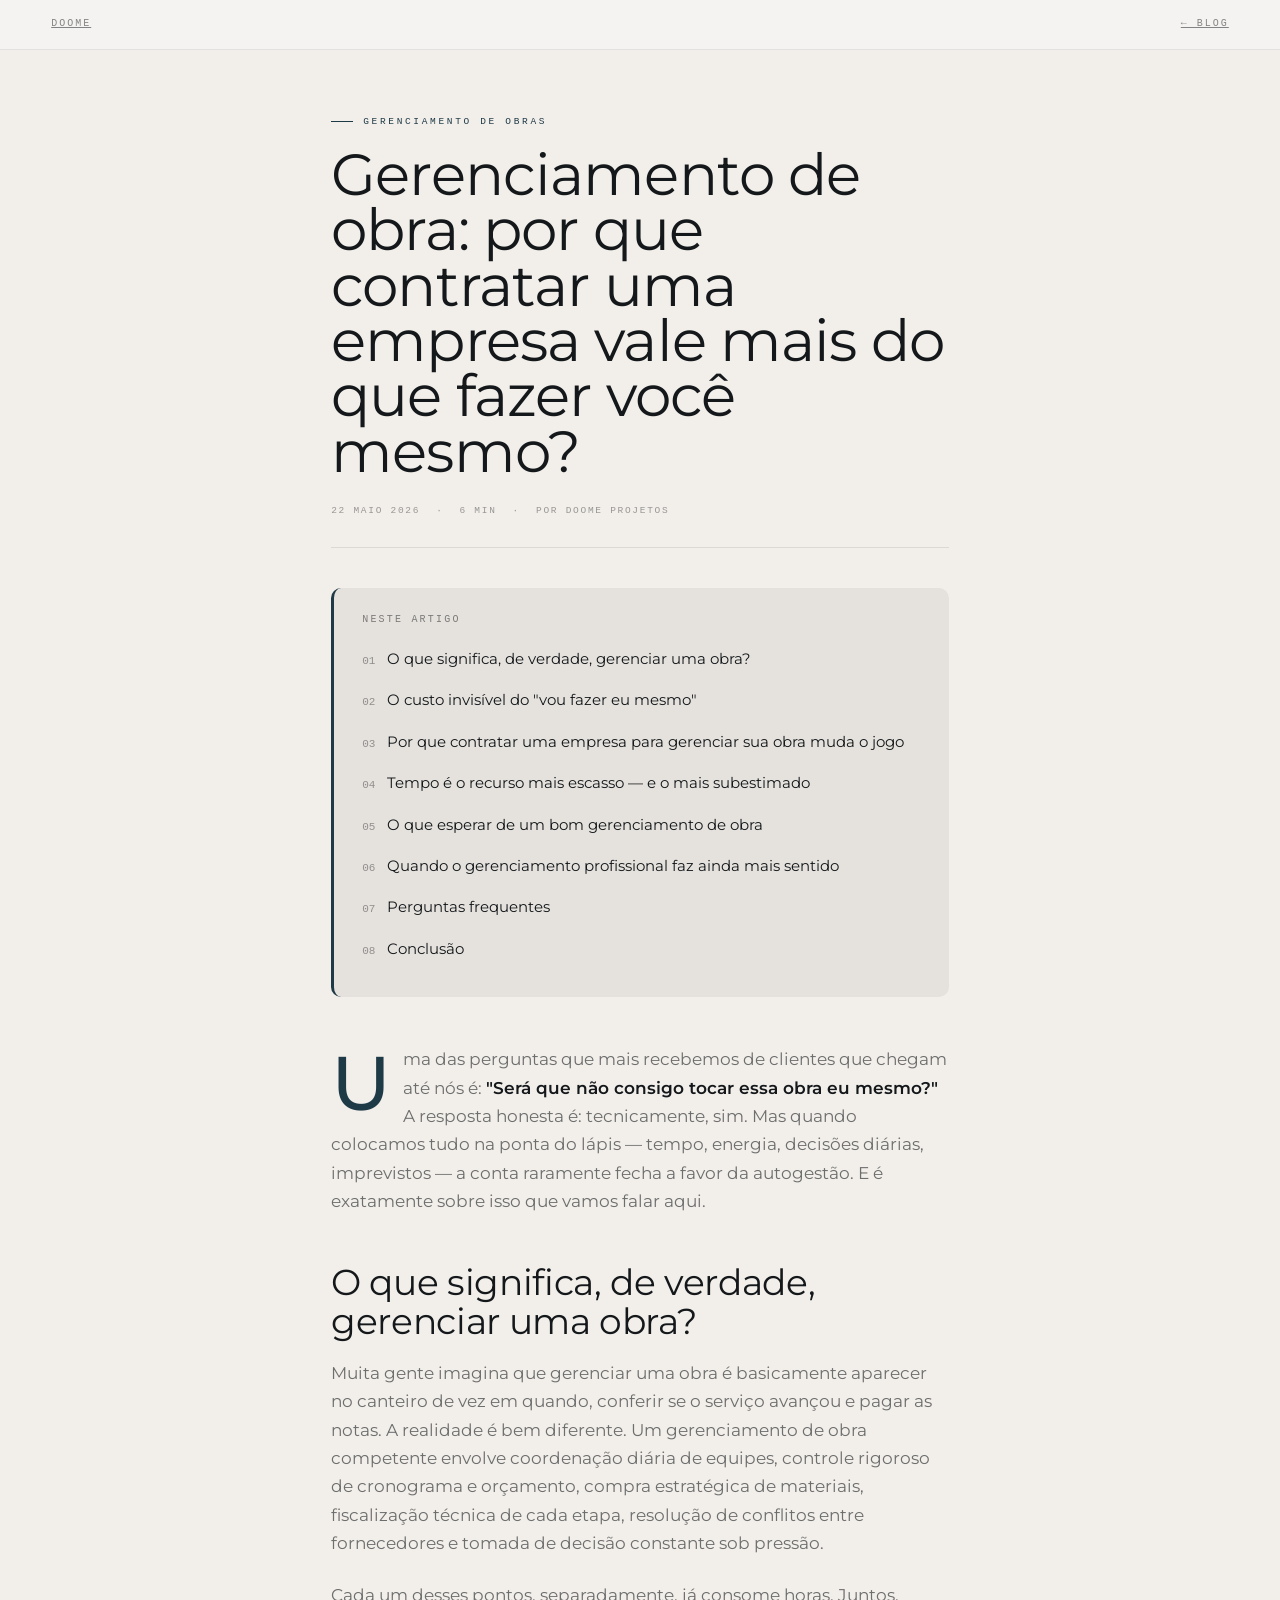
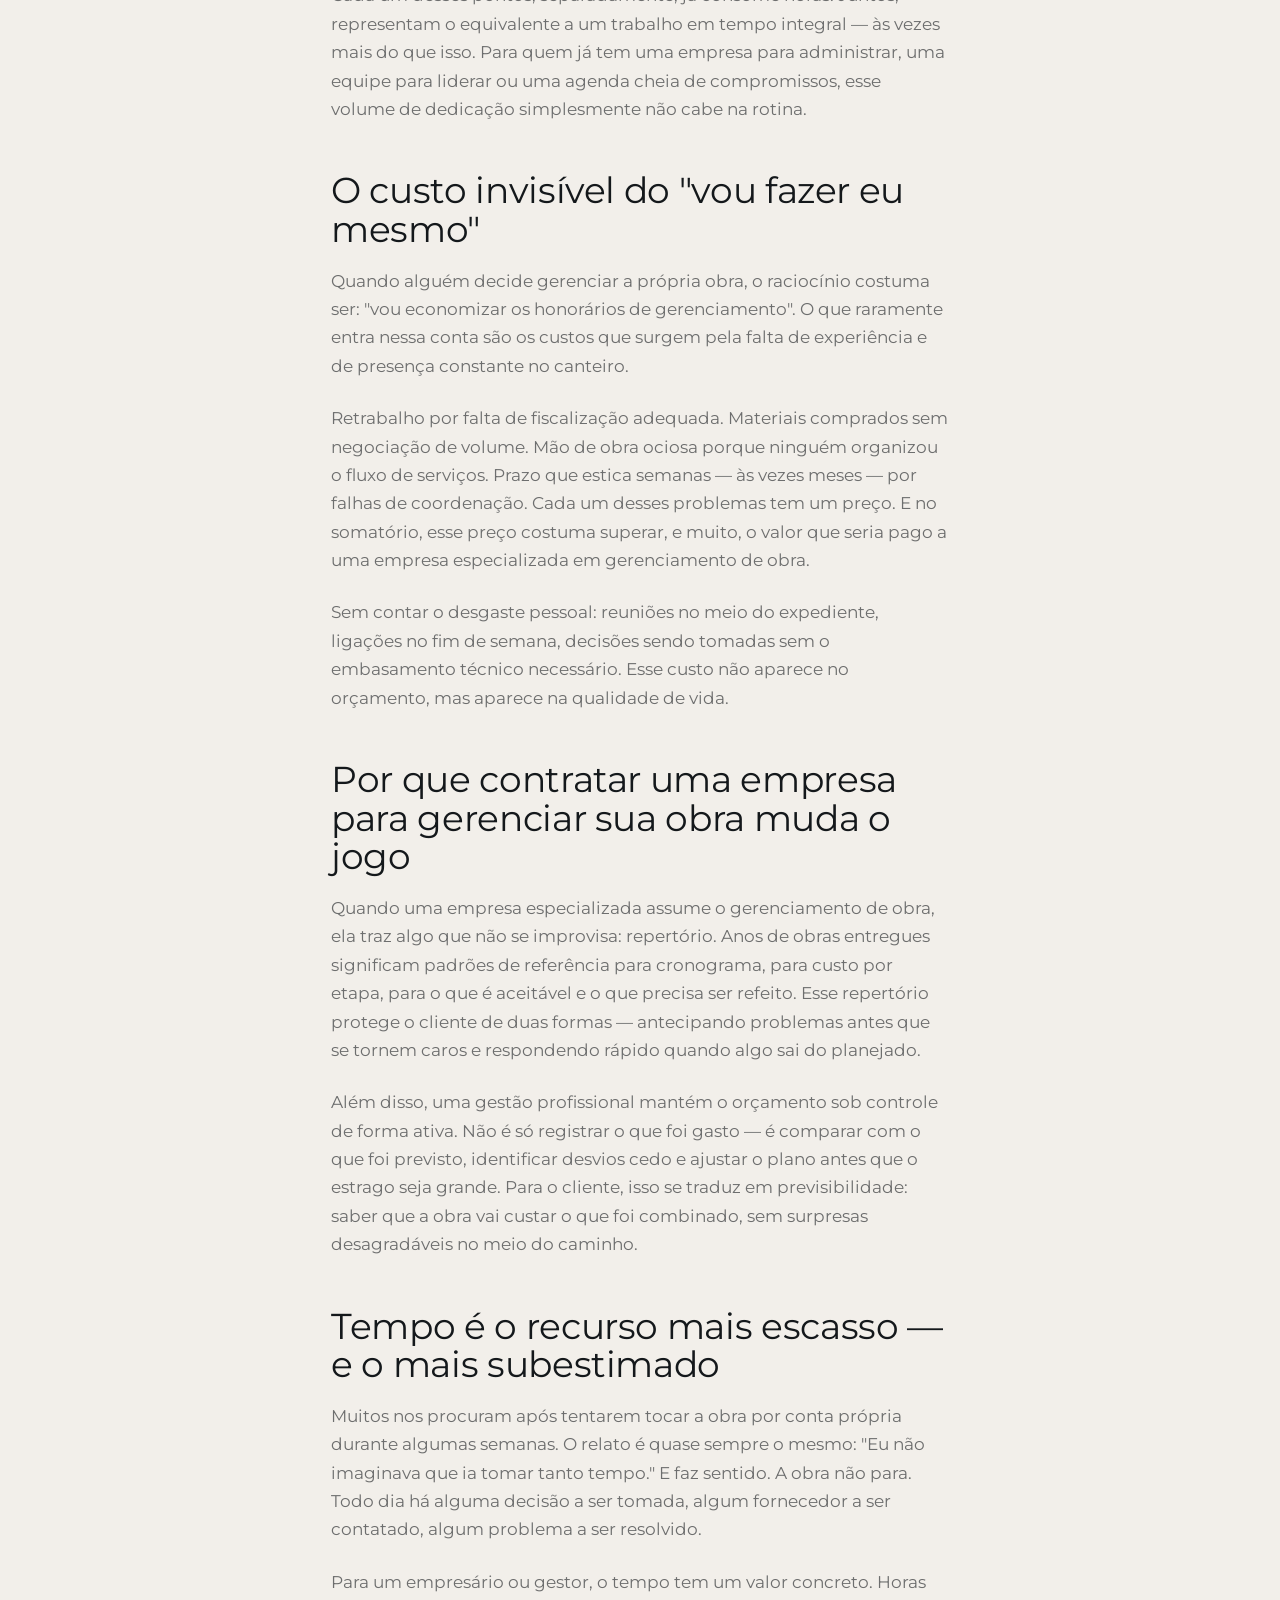
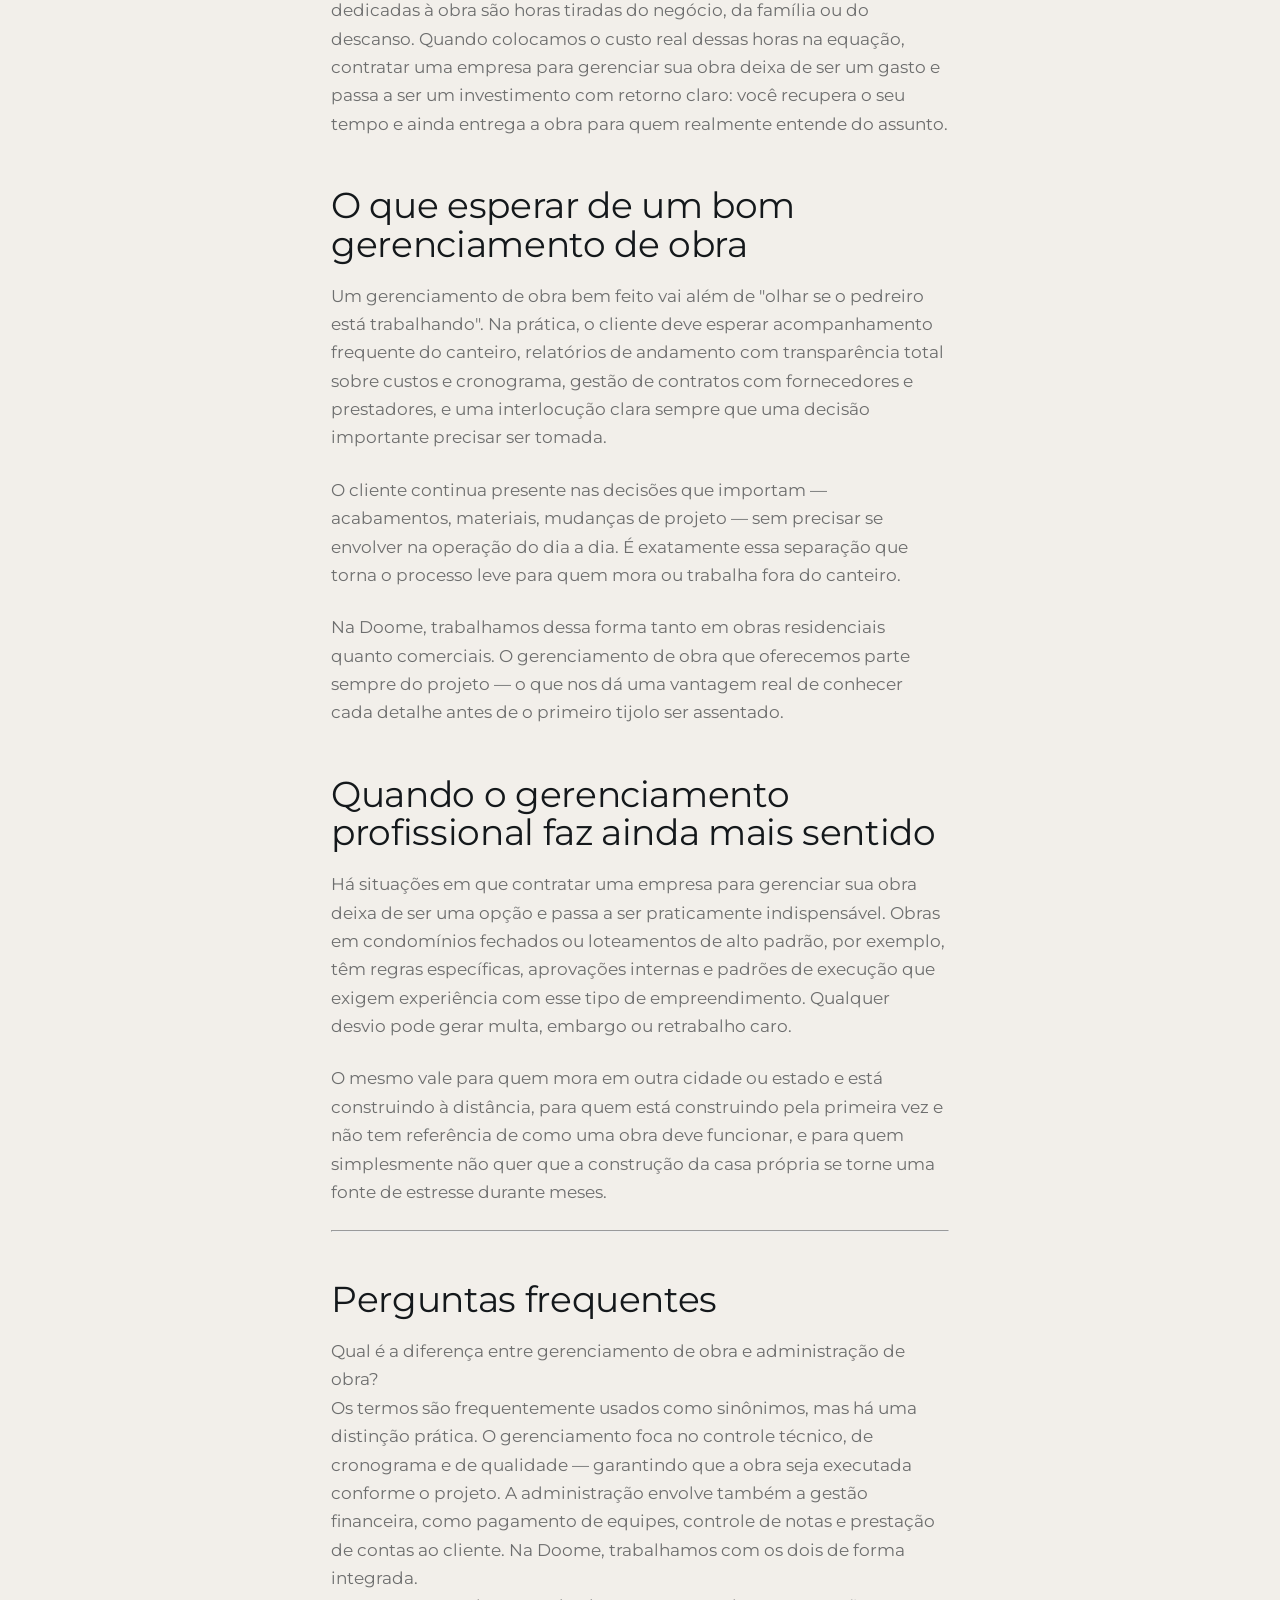
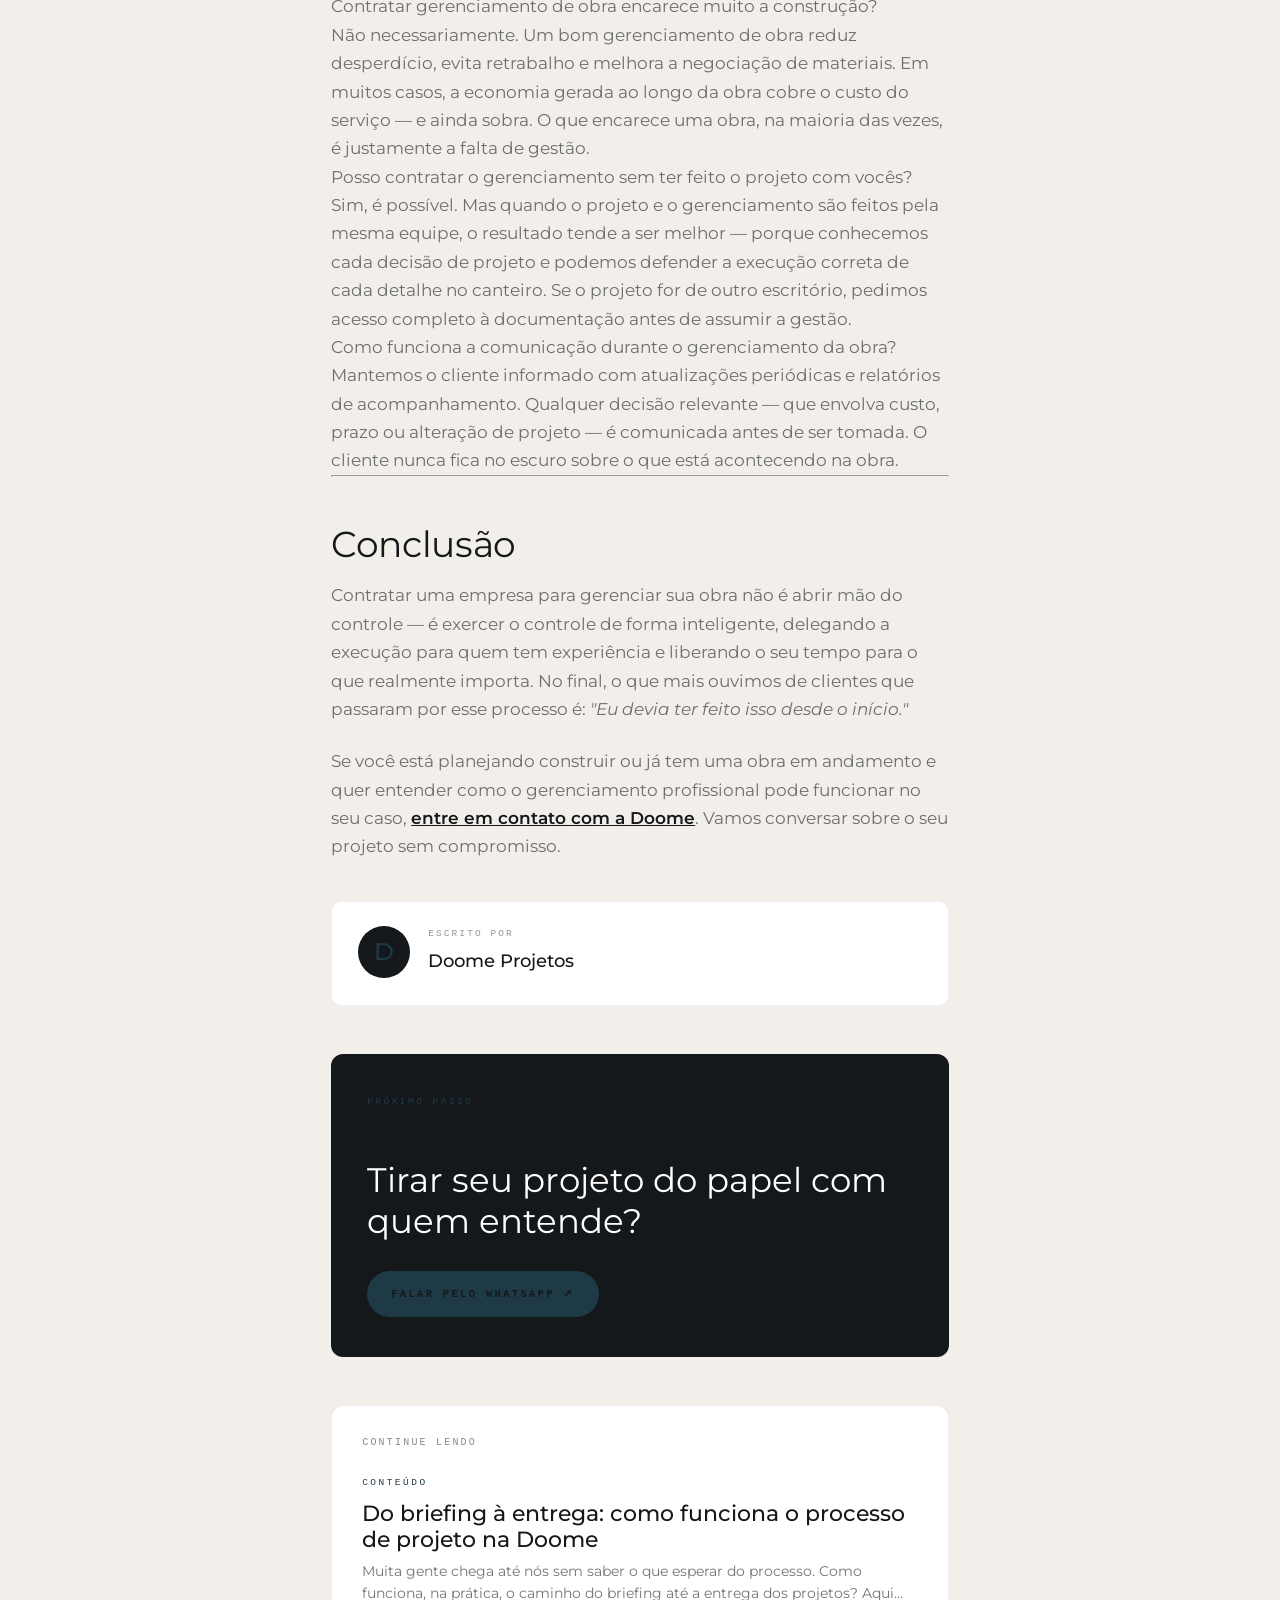
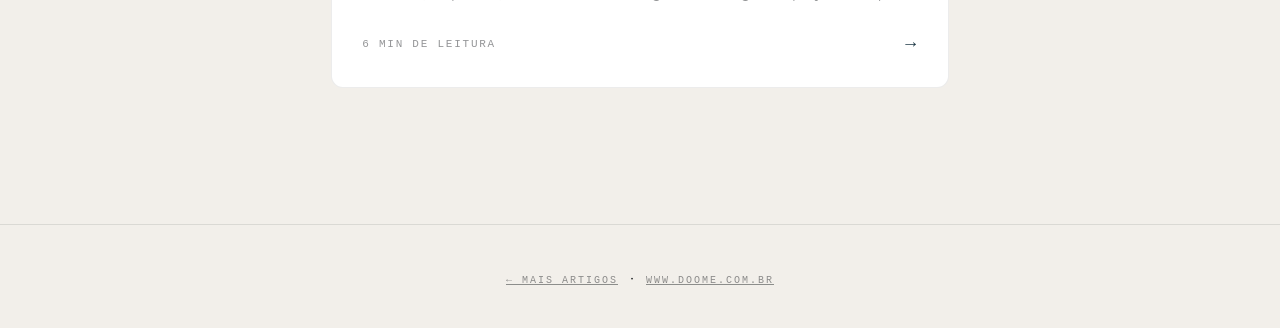
<file: blog/gerenciamento-de-obra-por-que-contratar-uma-empresa-vale-mais-do-que-fazer-voce-.html>
<!DOCTYPE html>
<html lang="pt-BR">
<head>
<meta charset="UTF-8">
<meta name="viewport" content="width=device-width, initial-scale=1.0">
<title>Gerenciamento de obra: por que contratar uma empresa vale mais do que fazer você mesmo? | Doome Projetos</title>
<meta name="description" content="Gerenciar a própria obra parece vantajoso, mas o custo em tempo e retrabalho é alto. Saiba por que contratar gerenciamento profissional compensa — e muito.">
<link rel="canonical" href="https://www.doome.com.br/blog/gerenciamento-de-obra-por-que-contratar-uma-empresa-vale-mais-do-que-fazer-voce-.html">
<link rel="icon" type="image/svg+xml" href="/assets/images/favicon.svg">
<meta property="og:type" content="article">
<meta property="og:title" content="Gerenciamento de obra: por que contratar uma empresa vale mais do que fazer você mesmo?">
<meta property="og:description" content="Gerenciar a própria obra parece vantajoso, mas o custo em tempo e retrabalho é alto. Saiba por que contratar gerenciamento profissional compensa — e muito.">
<meta name="twitter:card" content="summary_large_image">
<meta name="twitter:title" content="Gerenciamento de obra: por que contratar uma empresa vale mais do que fazer você mesmo?">
<meta name="twitter:description" content="Gerenciar a própria obra parece vantajoso, mas o custo em tempo e retrabalho é alto. Saiba por que contratar gerenciamento profissional compensa — e muito.">
<meta name="robots" content="index, follow, max-image-preview:large">
<meta name="article:section" content="Gerenciamento de Obras">
<meta name="article:tag" content="Gerenciamento de Obras">
<meta name="geo.placename" content="Americana, SP">
<meta property="og:url" content="https://www.doome.com.br/blog/gerenciamento-de-obra-por-que-contratar-uma-empresa-vale-mais-do-que-fazer-voce-.html">
<meta property="article:published_time" content="2026-05-22">
<meta property="article:author" content="Doome Projetos">

<script async src="https://www.googletagmanager.com/gtag/js?id=G-1MMRFBELDX"></script>
<script>
  window.dataLayer = window.dataLayer || [];
  function gtag(){dataLayer.push(arguments);}
  gtag('js', new Date());
  gtag('config', 'G-1MMRFBELDX');
</script>
<script type="application/ld+json">
{
  "@context": "https://schema.org",
  "@type": "BlogPosting",
  "headline": "Gerenciamento de obra: por que contratar uma empresa vale mais do que fazer você mesmo?",
  "description": "Gerenciar a própria obra parece vantajoso, mas o custo em tempo e retrabalho é alto. Saiba por que contratar gerenciamento profissional compensa — e muito.",
  "datePublished": "2026-05-22",
  "dateModified": "2026-05-22",
  "author": {"@type": "Organization", "name": "Doome Projetos", "url": "https://www.doome.com.br"},
  "publisher": {"@type": "Organization", "name": "Doome Projetos", "url": "https://www.doome.com.br", "logo": {"@type": "ImageObject", "url": "https://www.doome.com.br/assets/images/logo.png"}},
  "mainEntityOfPage": {"@type": "WebPage", "@id": "https://www.doome.com.br/blog/gerenciamento-de-obra-por-que-contratar-uma-empresa-vale-mais-do-que-fazer-voce-.html"},
  "articleSection": "Gerenciamento de Obras",
  "wordCount": 1233,
  "url": "https://www.doome.com.br/blog/gerenciamento-de-obra-por-que-contratar-uma-empresa-vale-mais-do-que-fazer-voce-.html",
  "inLanguage": "pt-BR"
}
</script>
<script type="application/ld+json">
{
  "@context": "https://schema.org",
  "@type": "FAQPage",
  "mainEntity": [{"@type":"Question","name":"Qual é a diferença entre gerenciamento de obra e administração de obra?","acceptedAnswer":{"@type":"Answer","text":"Os termos são frequentemente usados como sinônimos, mas há uma distinção prática. O gerenciamento foca no controle técnico, de cronograma e de qualidade — garantindo que a obra seja executada conforme o projeto. A administração envolve também a gestão financeira, como pagamento de equipes, controle de notas e prestação de contas ao cliente. Na Doome, trabalhamos com os dois de forma integrada."}},{"@type":"Question","name":"Contratar gerenciamento de obra encarece muito a construção?","acceptedAnswer":{"@type":"Answer","text":"Não necessariamente. Um bom gerenciamento de obra reduz desperdício, evita retrabalho e melhora a negociação de materiais. Em muitos casos, a economia gerada ao longo da obra cobre o custo do serviço — e ainda sobra. O que encarece uma obra, na maioria das vezes, é justamente a falta de gestão."}},{"@type":"Question","name":"Posso contratar o gerenciamento sem ter feito o projeto com vocês?","acceptedAnswer":{"@type":"Answer","text":"Sim, é possível. Mas quando o projeto e o gerenciamento são feitos pela mesma equipe, o resultado tende a ser melhor — porque conhecemos cada decisão de projeto e podemos defender a execução correta de cada detalhe no canteiro. Se o projeto for de outro escritório, pedimos acesso completo à documentação antes de assumir a gestão."}},{"@type":"Question","name":"Como funciona a comunicação durante o gerenciamento da obra?","acceptedAnswer":{"@type":"Answer","text":"Mantemos o cliente informado com atualizações periódicas e relatórios de acompanhamento. Qualquer decisão relevante — que envolva custo, prazo ou alteração de projeto — é comunicada antes de ser tomada. O cliente nunca fica no escuro sobre o que está acontecendo na obra."}}]
}
</script>
<script type="application/ld+json">
{
  "@context": "https://schema.org",
  "@type": "ProfessionalService",
  "@id": "https://www.doome.com.br/#localbusiness",
  "name": "Doome Projetos",
  "url": "https://www.doome.com.br",
  "image": "https://www.doome.com.br/assets/images/logo.png",
  "address": {
    "@type": "PostalAddress",
    "addressLocality": "Americana",
    "addressRegion": "SP",
    "addressCountry": "BR"
  },
  "telephone": "+5519992994853",
  "areaServed": "Americana, SP",
  "sameAs": [
    "https://instagram.com/doomeprojetos"
  ]
}
</script>
<link rel="preconnect" href="https://fonts.googleapis.com">
<link rel="preconnect" href="https://fonts.gstatic.com" crossorigin>
<link href="https://fonts.googleapis.com/css2?family=Montserrat:wght@300;400;500;600;700&family=Inter+Tight:wght@300;400;500;600&display=swap" rel="stylesheet">
<style>
  :root {
    --primaria: #14181B; --destaque: #1F3A47;
    --fundo: #F2EFEA; --fundo2: #e5e2dd;
    --texto: #14181B; --texto-suave: #14181B99;
    --serif: 'Montserrat', serif; --sans: 'Montserrat', system-ui, sans-serif;
    --mono: 'JetBrains Mono', monospace; --gutter: clamp(20px, 4vw, 56px);
  }
  * { box-sizing: border-box; margin: 0; padding: 0; }
  body { background: var(--fundo); color: var(--texto); font-family: var(--sans); font-size: 16px; line-height: 1.65; -webkit-font-smoothing: antialiased; }
  a { color: var(--texto); }

  /* Reading progress bar */
  .reading-progress {
    position: fixed; top: 0; left: 0; right: 0;
    height: 3px; z-index: 200; background: transparent;
    pointer-events: none;
  }
  .reading-progress__bar {
    height: 100%; width: 0%;
    background: var(--destaque);
    transition: width .1s linear;
  }

  .post-nav { position: sticky; top: 0; z-index: 100; display: flex; align-items: center; justify-content: space-between; padding: 16px var(--gutter); background: rgba(246,244,241,.92); backdrop-filter: blur(16px); border-bottom: 1px solid rgba(17,20,24,.08); font-family: var(--mono); font-size: 10px; letter-spacing: .2em; text-transform: uppercase; }
  .post-nav a { color: rgba(17,20,24,.5); transition: color .2s; }
  .post-nav a:hover { color: var(--texto); }
  .post-wrap { max-width: 720px; margin: 0 auto; padding: 64px var(--gutter) 96px; }
  .post-tag { font-family: var(--mono); font-size: 9.5px; letter-spacing: .28em; text-transform: uppercase; color: var(--destaque); margin-bottom: 18px; display: flex; align-items: center; gap: 10px; }
  .post-tag::before { content: ""; display: inline-block; width: 22px; height: 1px; background: var(--destaque); }
  .post-title { font-family: var(--serif); font-size: clamp(32px, 4.5vw, 60px); font-weight: 400; line-height: .96; letter-spacing: -.015em; margin-bottom: 24px; }
  .post-meta { display: flex; gap: 16px; align-items: center; font-family: var(--mono); font-size: 9.5px; letter-spacing: .18em; text-transform: uppercase; color: rgba(17,20,24,.4); padding-bottom: 28px; border-bottom: 1px solid rgba(17,20,24,.1); margin-bottom: 40px; flex-wrap: wrap; }

  /* TOC (sumário) */
  .post-toc {
    background: var(--fundo2);
    border-radius: 10px;
    padding: 24px 28px;
    margin-bottom: 48px;
    border-left: 3px solid var(--destaque);
  }
  .post-toc__label { font-family: var(--mono); font-size: 10px; letter-spacing: .22em; text-transform: uppercase; color: rgba(17,20,24,.5); margin-bottom: 14px; }
  .post-toc ol { list-style: none; padding: 0; counter-reset: toc; }
  .post-toc li { margin-bottom: 8px; }
  .post-toc a {
    display: flex; align-items: baseline; gap: 12px;
    text-decoration: none; color: var(--texto);
    font-size: 15px; line-height: 1.4;
    padding: 6px 0;
    transition: color .2s, padding .2s;
  }
  .post-toc a:hover { color: var(--destaque); padding-left: 4px; }
  .post-toc__n {
    font-family: var(--mono); font-size: 11px; color: rgba(17,20,24,.4);
    flex-shrink: 0;
  }

  .post-body { font-size: 16.5px; line-height: 1.72; color: var(--texto-suave); }
  .post-body p { margin-bottom: 24px; }
  .post-body h2 {
    font-family: var(--serif); font-size: clamp(24px, 2.8vw, 40px);
    font-weight: 400; line-height: 1.08; letter-spacing: -.01em;
    margin: 48px 0 18px; color: var(--texto);
    scroll-margin-top: 80px;
  }
  .post-body h3 { font-family: var(--sans); font-size: 17px; font-weight: 600; margin: 32px 0 12px; }
  .post-body ul, .post-body ol { padding-left: 22px; margin-bottom: 24px; }
  .post-body li { margin-bottom: 8px; }
  .post-body strong { font-weight: 600; color: var(--texto); }
  .post-body blockquote { border-left: 3px solid var(--destaque); padding: 16px 24px; margin: 32px 0; background: var(--fundo2); font-family: var(--serif); font-size: 22px; font-style: italic; line-height: 1.45; }

  /* Drop cap no primeiro parágrafo */
  .post-body .has-dropcap { display: block; }
  .post-body .dropcap {
    float: left;
    font-family: var(--serif);
    font-size: 76px;
    line-height: 0.85;
    font-weight: 500;
    color: var(--destaque);
    margin: 6px 12px 0 0;
    padding: 0;
  }

  /* Bloco Hub MAVEI */
  .post-hub {
    margin: 48px 0;
    padding: 36px 32px;
    background: var(--fundo2);
    border-radius: 12px;
    border: 1px solid rgba(17,20,24,.06);
    position: relative;
    overflow: hidden;
  }
  .post-hub::before {
    content: "";
    position: absolute; right: -40px; top: -40px;
    width: 160px; height: 160px;
    border: 1px solid rgba(242,201,76,.25);
    border-radius: 50%;
    pointer-events: none;
  }
  .post-hub__tag {
    font-family: var(--mono); font-size: 9.5px; letter-spacing: .26em;
    text-transform: uppercase; color: var(--destaque); margin-bottom: 12px;
  }
  .post-hub__title {
    font-family: var(--serif); font-size: 26px; font-weight: 500;
    line-height: 1.15; margin-bottom: 12px; color: var(--texto);
  }
  .post-hub__title em { font-style: italic; color: var(--texto-suave); }
  .post-hub__desc {
    font-size: 15px; line-height: 1.6; color: var(--texto-suave);
    margin-bottom: 20px; max-width: 56ch;
  }
  .post-hub__pills {
    display: flex; flex-wrap: wrap; gap: 8px; margin-bottom: 22px;
  }
  .post-hub__pill {
    background: #fff; padding: 6px 12px; border-radius: 999px;
    font-size: 12.5px; color: var(--texto);
    border: 1px solid rgba(17,20,24,.08);
  }
  .post-hub__link {
    display: inline-flex; align-items: center; gap: 8px;
    background: var(--primaria); color: var(--fundo);
    font-family: var(--mono); font-size: 11px; letter-spacing: .18em; text-transform: uppercase;
    padding: 12px 20px; border-radius: 999px;
    text-decoration: none;
    transition: gap .25s, background .25s, color .25s;
  }
  .post-hub__link:hover { gap: 12px; background: var(--destaque); color: var(--primaria); }

  /* CTA principal */
  .post-cta {
    margin: 48px 0; padding: 40px 36px;
    background: var(--primaria); color: #fff;
    display: flex; flex-direction: column; gap: 18px;
    border-radius: 12px;
  }
  .post-cta__tag { font-family: var(--mono); font-size: 9.5px; letter-spacing: .26em; text-transform: uppercase; color: var(--destaque); }
  .post-cta h3 { font-family: var(--serif); font-size: clamp(22px, 2.8vw, 34px); font-weight: 400; line-height: 1.18; }
  .post-cta a {
    display: inline-flex; align-items: center; gap: 8px;
    background: var(--destaque); color: var(--texto);
    font-family: var(--mono); font-size: 10.5px; letter-spacing: .22em; text-transform: uppercase;
    padding: 14px 24px; font-weight: 600;
    border-radius: 999px;
    align-self: flex-start;
    transition: gap .25s, transform .2s;
    text-decoration: none;
  }
  .post-cta a:hover { gap: 12px; transform: translateY(-2px); }

  /* Box do autor */
  .post-author {
    display: flex; gap: 18px; align-items: flex-start;
    margin: 40px 0;
    padding: 24px 26px;
    background: #fff;
    border-radius: 10px;
    border: 1px solid rgba(17,20,24,.06);
  }
  .post-author__avatar {
    width: 52px; height: 52px;
    border-radius: 50%;
    background: var(--primaria); color: var(--destaque);
    display: flex; align-items: center; justify-content: center;
    font-family: var(--serif); font-size: 24px; font-weight: 500;
    flex-shrink: 0;
  }
  .post-author__info { flex: 1; }
  .post-author__label {
    font-family: var(--mono); font-size: 9.5px; letter-spacing: .22em;
    text-transform: uppercase; color: rgba(17,20,24,.45); margin-bottom: 4px;
  }
  .post-author__name {
    font-family: var(--serif); font-size: 18px; font-weight: 500;
    color: var(--texto); margin-bottom: 4px;
  }
  .post-author__bio {
    font-size: 13.5px; color: var(--texto-suave); line-height: 1.5;
  }

  /* Próxima leitura */
  .post-next {
    margin: 40px 0;
    padding: 28px 30px;
    background: #fff;
    border-radius: 12px;
    border: 1px solid rgba(17,20,24,.08);
  }
  .post-next__label {
    font-family: var(--mono); font-size: 10px; letter-spacing: .22em;
    text-transform: uppercase; color: rgba(17,20,24,.5); margin-bottom: 14px;
  }
  .post-next__card {
    display: block; text-decoration: none; color: var(--texto);
    cursor: pointer;
  }
  .post-next__tag {
    display: inline-block;
    font-family: var(--mono); font-size: 9.5px; letter-spacing: .26em;
    text-transform: uppercase; color: var(--destaque);
    margin-bottom: 10px;
  }
  .post-next__title {
    font-family: var(--serif); font-size: 22px; font-weight: 500;
    line-height: 1.18; margin-bottom: 8px;
    transition: color .2s;
  }
  .post-next__card:hover .post-next__title { color: var(--destaque); }
  .post-next__excerpt {
    font-size: 14px; line-height: 1.55; color: var(--texto-suave);
    margin-bottom: 14px;
    display: -webkit-box;
    -webkit-line-clamp: 2;
    -webkit-box-orient: vertical;
    overflow: hidden;
  }
  .post-next__meta {
    display: flex; align-items: center; justify-content: space-between;
    font-family: var(--mono); font-size: 11px; letter-spacing: .16em;
    text-transform: uppercase; color: rgba(17,20,24,.45);
  }
  .post-next__arrow { font-size: 18px; color: var(--destaque); transition: transform .25s cubic-bezier(.16,1,.3,1); }
  .post-next__card:hover .post-next__arrow { transform: translate(4px, -2px); }

  .post-footer { padding: 40px var(--gutter); border-top: 1px solid rgba(17,20,24,.1); text-align: center; }
  .post-footer a { font-family: var(--mono); font-size: 10px; letter-spacing: .2em; text-transform: uppercase; color: rgba(17,20,24,.45); }
  .post-footer a:hover { color: var(--texto); }

  @media (max-width: 600px) {
    .post-wrap { padding: 40px var(--gutter) 60px; }
    .post-hub, .post-cta, .post-next, .post-author { padding: 24px 22px; }
    .post-toc { padding: 20px 22px; }
    .post-author { flex-direction: column; gap: 12px; }
    .post-hub__title { font-size: 22px; }
    .post-body .dropcap { font-size: 58px; }
  }
</style>
</head>
<body>
<div class="reading-progress"><div class="reading-progress__bar" id="readingProgressBar"></div></div>
<nav class="post-nav">
  <a href="/">Doome</a>
  <a href="/blog/">← Blog</a>
</nav>
<article class="post-wrap" itemscope itemtype="https://schema.org/BlogPosting">
  <div class="post-tag">Gerenciamento de Obras</div>
  <h1 class="post-title" itemprop="headline">Gerenciamento de obra: por que contratar uma empresa vale mais do que fazer você mesmo?</h1>
  <div class="post-meta">
    <time datetime="2026-05-22" itemprop="datePublished">22 MAIO 2026</time>
    <span>·</span>
    <span>6 min</span>
    <span>·</span>
    <span>Por Doome Projetos</span>
  </div>
  
    <aside class="post-toc">
      <div class="post-toc__label">Neste artigo</div>
      <ol>
        <li><a href="#o-que-significa-de-verdade-gerenciar-uma-obra"><span class="post-toc__n">01</span>O que significa, de verdade, gerenciar uma obra?</a></li><li><a href="#o-custo-invisivel-do-vou-fazer-eu-mesmo"><span class="post-toc__n">02</span>O custo invisível do "vou fazer eu mesmo"</a></li><li><a href="#por-que-contratar-uma-empresa-para-gerenciar-sua-obra-muda-o"><span class="post-toc__n">03</span>Por que contratar uma empresa para gerenciar sua obra muda o jogo</a></li><li><a href="#tempo-e-o-recurso-mais-escasso-e-o-mais-subestimado"><span class="post-toc__n">04</span>Tempo é o recurso mais escasso — e o mais subestimado</a></li><li><a href="#o-que-esperar-de-um-bom-gerenciamento-de-obra"><span class="post-toc__n">05</span>O que esperar de um bom gerenciamento de obra</a></li><li><a href="#quando-o-gerenciamento-profissional-faz-ainda-mais-sentido"><span class="post-toc__n">06</span>Quando o gerenciamento profissional faz ainda mais sentido</a></li><li><a href="#perguntas-frequentes"><span class="post-toc__n">07</span>Perguntas frequentes</a></li><li><a href="#conclusao"><span class="post-toc__n">08</span>Conclusão</a></li>
      </ol>
    </aside>
  
  <div class="post-body" itemprop="articleBody">
<p class="has-dropcap"><span class="dropcap">U</span>ma das perguntas que mais recebemos de clientes que chegam até nós é: <strong>"Será que não consigo tocar essa obra eu mesmo?"</strong> A resposta honesta é: tecnicamente, sim. Mas quando colocamos tudo na ponta do lápis — tempo, energia, decisões diárias, imprevistos — a conta raramente fecha a favor da autogestão. E é exatamente sobre isso que vamos falar aqui.</p>

<h2 id="o-que-significa-de-verdade-gerenciar-uma-obra">O que significa, de verdade, gerenciar uma obra?</h2>

<p>Muita gente imagina que gerenciar uma obra é basicamente aparecer no canteiro de vez em quando, conferir se o serviço avançou e pagar as notas. A realidade é bem diferente. Um gerenciamento de obra competente envolve coordenação diária de equipes, controle rigoroso de cronograma e orçamento, compra estratégica de materiais, fiscalização técnica de cada etapa, resolução de conflitos entre fornecedores e tomada de decisão constante sob pressão.</p>

<p>Cada um desses pontos, separadamente, já consome horas. Juntos, representam o equivalente a um trabalho em tempo integral — às vezes mais do que isso. Para quem já tem uma empresa para administrar, uma equipe para liderar ou uma agenda cheia de compromissos, esse volume de dedicação simplesmente não cabe na rotina.</p>

<h2 id="o-custo-invisivel-do-vou-fazer-eu-mesmo">O custo invisível do "vou fazer eu mesmo"</h2>

<p>Quando alguém decide gerenciar a própria obra, o raciocínio costuma ser: "vou economizar os honorários de gerenciamento". O que raramente entra nessa conta são os custos que surgem pela falta de experiência e de presença constante no canteiro.</p>

<p>Retrabalho por falta de fiscalização adequada. Materiais comprados sem negociação de volume. Mão de obra ociosa porque ninguém organizou o fluxo de serviços. Prazo que estica semanas — às vezes meses — por falhas de coordenação. Cada um desses problemas tem um preço. E no somatório, esse preço costuma superar, e muito, o valor que seria pago a uma empresa especializada em gerenciamento de obra.</p>

<p>Sem contar o desgaste pessoal: reuniões no meio do expediente, ligações no fim de semana, decisões sendo tomadas sem o embasamento técnico necessário. Esse custo não aparece no orçamento, mas aparece na qualidade de vida.</p>

<h2 id="por-que-contratar-uma-empresa-para-gerenciar-sua-obra-muda-o">Por que contratar uma empresa para gerenciar sua obra muda o jogo</h2>

<p>Quando uma empresa especializada assume o gerenciamento de obra, ela traz algo que não se improvisa: repertório. Anos de obras entregues significam padrões de referência para cronograma, para custo por etapa, para o que é aceitável e o que precisa ser refeito. Esse repertório protege o cliente de duas formas — antecipando problemas antes que se tornem caros e respondendo rápido quando algo sai do planejado.</p>

<p>Além disso, uma gestão profissional mantém o orçamento sob controle de forma ativa. Não é só registrar o que foi gasto — é comparar com o que foi previsto, identificar desvios cedo e ajustar o plano antes que o estrago seja grande. Para o cliente, isso se traduz em previsibilidade: saber que a obra vai custar o que foi combinado, sem surpresas desagradáveis no meio do caminho.</p>

<h2 id="tempo-e-o-recurso-mais-escasso-e-o-mais-subestimado">Tempo é o recurso mais escasso — e o mais subestimado</h2>

<p>Muitos nos procuram após tentarem tocar a obra por conta própria durante algumas semanas. O relato é quase sempre o mesmo: "Eu não imaginava que ia tomar tanto tempo." E faz sentido. A obra não para. Todo dia há alguma decisão a ser tomada, algum fornecedor a ser contatado, algum problema a ser resolvido.</p>

<p>Para um empresário ou gestor, o tempo tem um valor concreto. Horas dedicadas à obra são horas tiradas do negócio, da família ou do descanso. Quando colocamos o custo real dessas horas na equação, contratar uma empresa para gerenciar sua obra deixa de ser um gasto e passa a ser um investimento com retorno claro: você recupera o seu tempo e ainda entrega a obra para quem realmente entende do assunto.</p>

<h2 id="o-que-esperar-de-um-bom-gerenciamento-de-obra">O que esperar de um bom gerenciamento de obra</h2>

<p>Um gerenciamento de obra bem feito vai além de "olhar se o pedreiro está trabalhando". Na prática, o cliente deve esperar acompanhamento frequente do canteiro, relatórios de andamento com transparência total sobre custos e cronograma, gestão de contratos com fornecedores e prestadores, e uma interlocução clara sempre que uma decisão importante precisar ser tomada.</p>

<p>O cliente continua presente nas decisões que importam — acabamentos, materiais, mudanças de projeto — sem precisar se envolver na operação do dia a dia. É exatamente essa separação que torna o processo leve para quem mora ou trabalha fora do canteiro.</p>

<p>Na Doome, trabalhamos dessa forma tanto em obras residenciais quanto comerciais. O gerenciamento de obra que oferecemos parte sempre do projeto — o que nos dá uma vantagem real de conhecer cada detalhe antes de o primeiro tijolo ser assentado.</p>

<h2 id="quando-o-gerenciamento-profissional-faz-ainda-mais-sentido">Quando o gerenciamento profissional faz ainda mais sentido</h2>

<p>Há situações em que contratar uma empresa para gerenciar sua obra deixa de ser uma opção e passa a ser praticamente indispensável. Obras em condomínios fechados ou loteamentos de alto padrão, por exemplo, têm regras específicas, aprovações internas e padrões de execução que exigem experiência com esse tipo de empreendimento. Qualquer desvio pode gerar multa, embargo ou retrabalho caro.</p>

<p>O mesmo vale para quem mora em outra cidade ou estado e está construindo à distância, para quem está construindo pela primeira vez e não tem referência de como uma obra deve funcionar, e para quem simplesmente não quer que a construção da casa própria se torne uma fonte de estresse durante meses.</p>

<hr>

<h2 id="perguntas-frequentes">Perguntas frequentes</h2>

<dl>
  <dt>Qual é a diferença entre gerenciamento de obra e administração de obra?</dt>
  <dd>Os termos são frequentemente usados como sinônimos, mas há uma distinção prática. O gerenciamento foca no controle técnico, de cronograma e de qualidade — garantindo que a obra seja executada conforme o projeto. A administração envolve também a gestão financeira, como pagamento de equipes, controle de notas e prestação de contas ao cliente. Na Doome, trabalhamos com os dois de forma integrada.</dd>

  <dt>Contratar gerenciamento de obra encarece muito a construção?</dt>
  <dd>Não necessariamente. Um bom gerenciamento de obra reduz desperdício, evita retrabalho e melhora a negociação de materiais. Em muitos casos, a economia gerada ao longo da obra cobre o custo do serviço — e ainda sobra. O que encarece uma obra, na maioria das vezes, é justamente a falta de gestão.</dd>

  <dt>Posso contratar o gerenciamento sem ter feito o projeto com vocês?</dt>
  <dd>Sim, é possível. Mas quando o projeto e o gerenciamento são feitos pela mesma equipe, o resultado tende a ser melhor — porque conhecemos cada decisão de projeto e podemos defender a execução correta de cada detalhe no canteiro. Se o projeto for de outro escritório, pedimos acesso completo à documentação antes de assumir a gestão.</dd>

  <dt>Como funciona a comunicação durante o gerenciamento da obra?</dt>
  <dd>Mantemos o cliente informado com atualizações periódicas e relatórios de acompanhamento. Qualquer decisão relevante — que envolva custo, prazo ou alteração de projeto — é comunicada antes de ser tomada. O cliente nunca fica no escuro sobre o que está acontecendo na obra.</dd>
</dl>

<hr>

<h2 id="conclusao">Conclusão</h2>

<p>Contratar uma empresa para gerenciar sua obra não é abrir mão do controle — é exercer o controle de forma inteligente, delegando a execução para quem tem experiência e liberando o seu tempo para o que realmente importa. No final, o que mais ouvimos de clientes que passaram por esse processo é: <em>"Eu devia ter feito isso desde o início."</em></p>

<p>Se você está planejando construir ou já tem uma obra em andamento e quer entender como o gerenciamento profissional pode funcionar no seu caso, <strong><a href="/contato">entre em contato com a Doome</a></strong>. Vamos conversar sobre o seu projeto sem compromisso.</p>
    
    
    <aside class="post-author">
      <div class="post-author__avatar" aria-hidden="true">D</div>
      <div class="post-author__info">
        <div class="post-author__label">Escrito por</div>
        <div class="post-author__name">Doome Projetos</div>
        
      </div>
    </aside>
  
    <div class="post-cta">
      <div class="post-cta__tag">PRÓXIMO PASSO</div>
      <h3>Tirar seu projeto do papel com quem entende?</h3>
      <a href="https://wa.me/5519992994853?text=Ol%C3%A1!%20Li%20um%20artigo%20no%20blog%20e%20gostaria%20de%20mais%20informa%C3%A7%C3%B5es." target="_blank" rel="noopener">Falar pelo WhatsApp ↗</a>
    </div>
    
    <aside class="post-next">
      <div class="post-next__label">Continue lendo</div>
      <a href="arquitetura-como-funciona-o-processo-do-briefing-ate-a-entrega-do-projeto.html" class="post-next__card">
        <div class="post-next__tag">Conteúdo</div>
        <h4 class="post-next__title">Do briefing à entrega: como funciona o processo de projeto na Doome</h4>
        <p class="post-next__excerpt">Muita gente chega até nós sem saber o que esperar do processo. Como funciona, na prática, o caminho do briefing até a entrega dos projetos? Aqui explicamos cada etapa da forma que explicamos aos nossos clientes — com clareza, sem termos técnicos desnecessários e sem enrolação.</p>
        <div class="post-next__meta">
          <span>6 min de leitura</span>
          <span class="post-next__arrow">→</span>
        </div>
      </a>
    </aside>
  
  </div>
</article>
<footer class="post-footer">
  <a href="/blog/">← Mais artigos</a>
  &nbsp;&nbsp;·&nbsp;&nbsp;
  <a href="/">www.doome.com.br</a>
</footer>
<script>
  // Reading progress bar
  (function(){
    var bar = document.getElementById('readingProgressBar');
    if (!bar) return;
    var article = document.querySelector('.post-wrap');
    if (!article) return;
    function update() {
      var rect = article.getBoundingClientRect();
      var total = article.offsetHeight - window.innerHeight;
      var current = -rect.top;
      var pct = Math.max(0, Math.min(100, (current / total) * 100));
      bar.style.width = pct + '%';
    }
    window.addEventListener('scroll', update, { passive: true });
    window.addEventListener('resize', update);
    update();
  })();
</script>
</body>
</html>
</file>
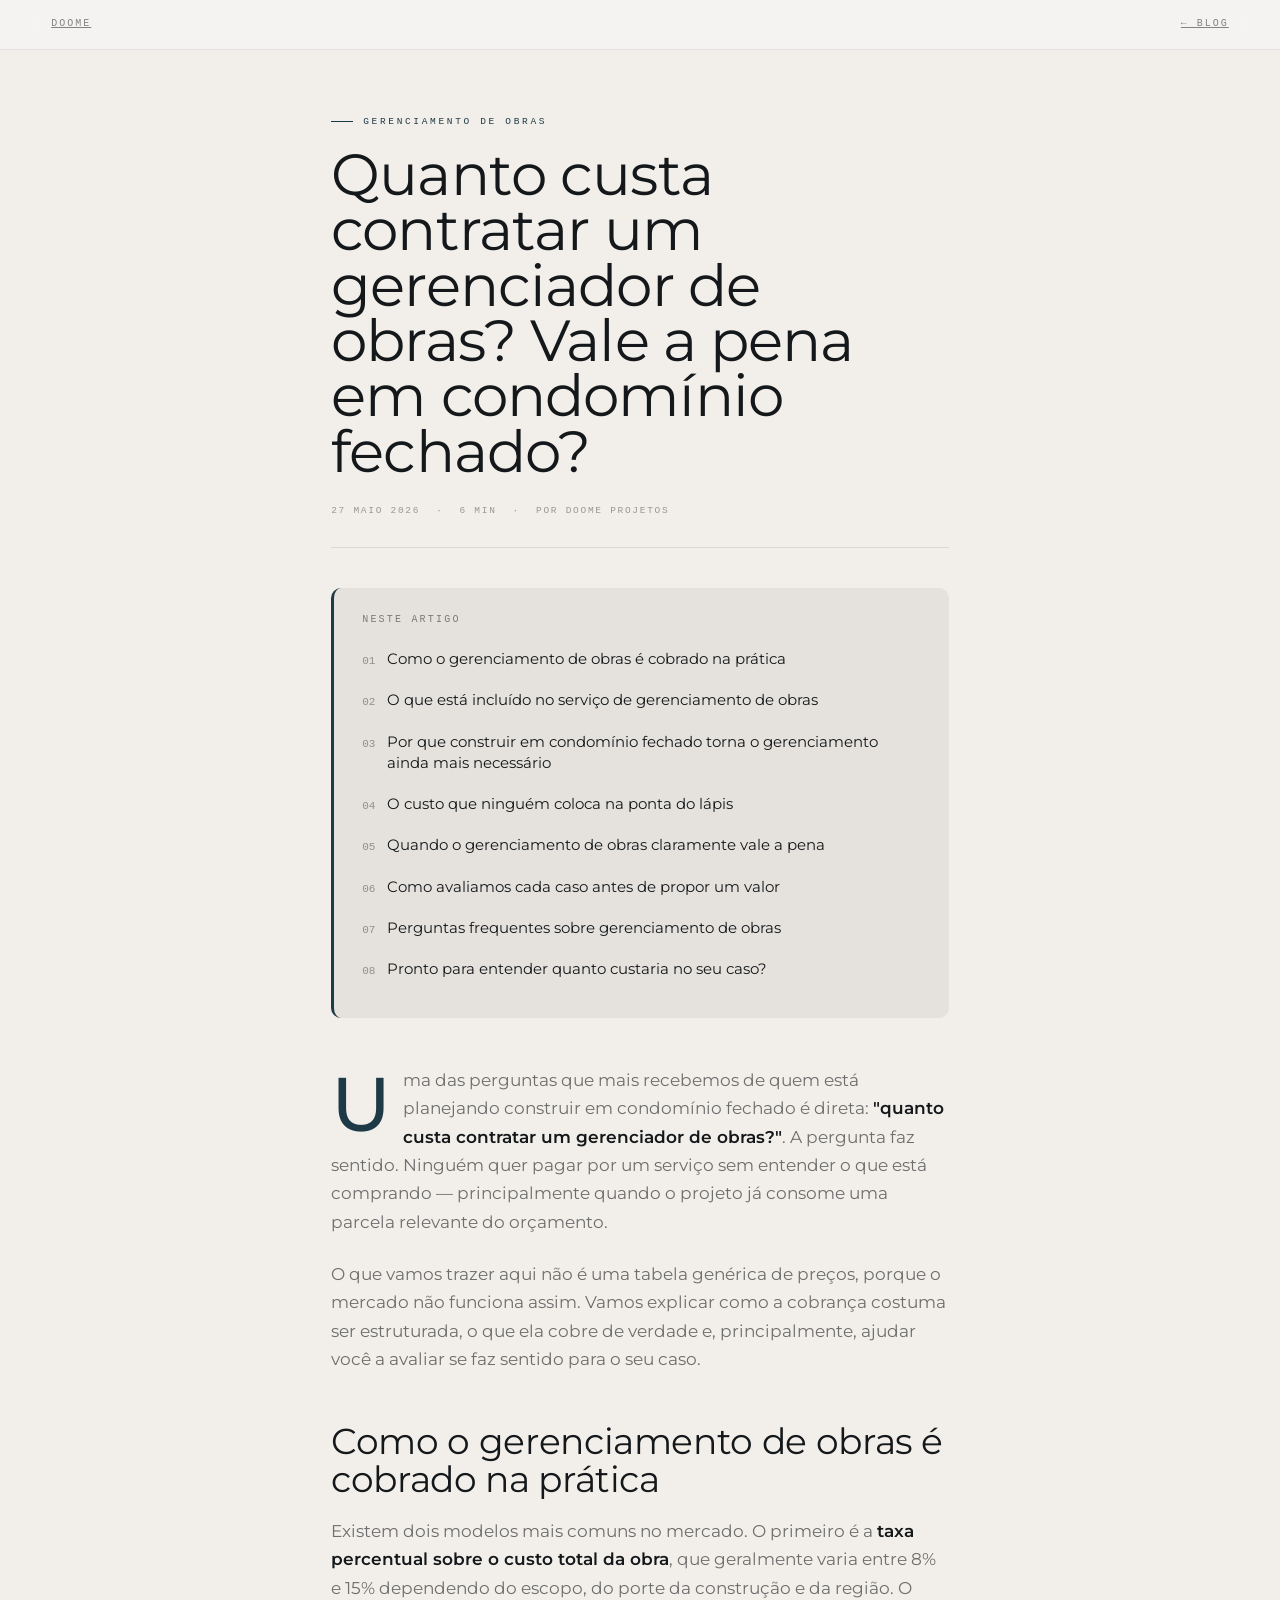
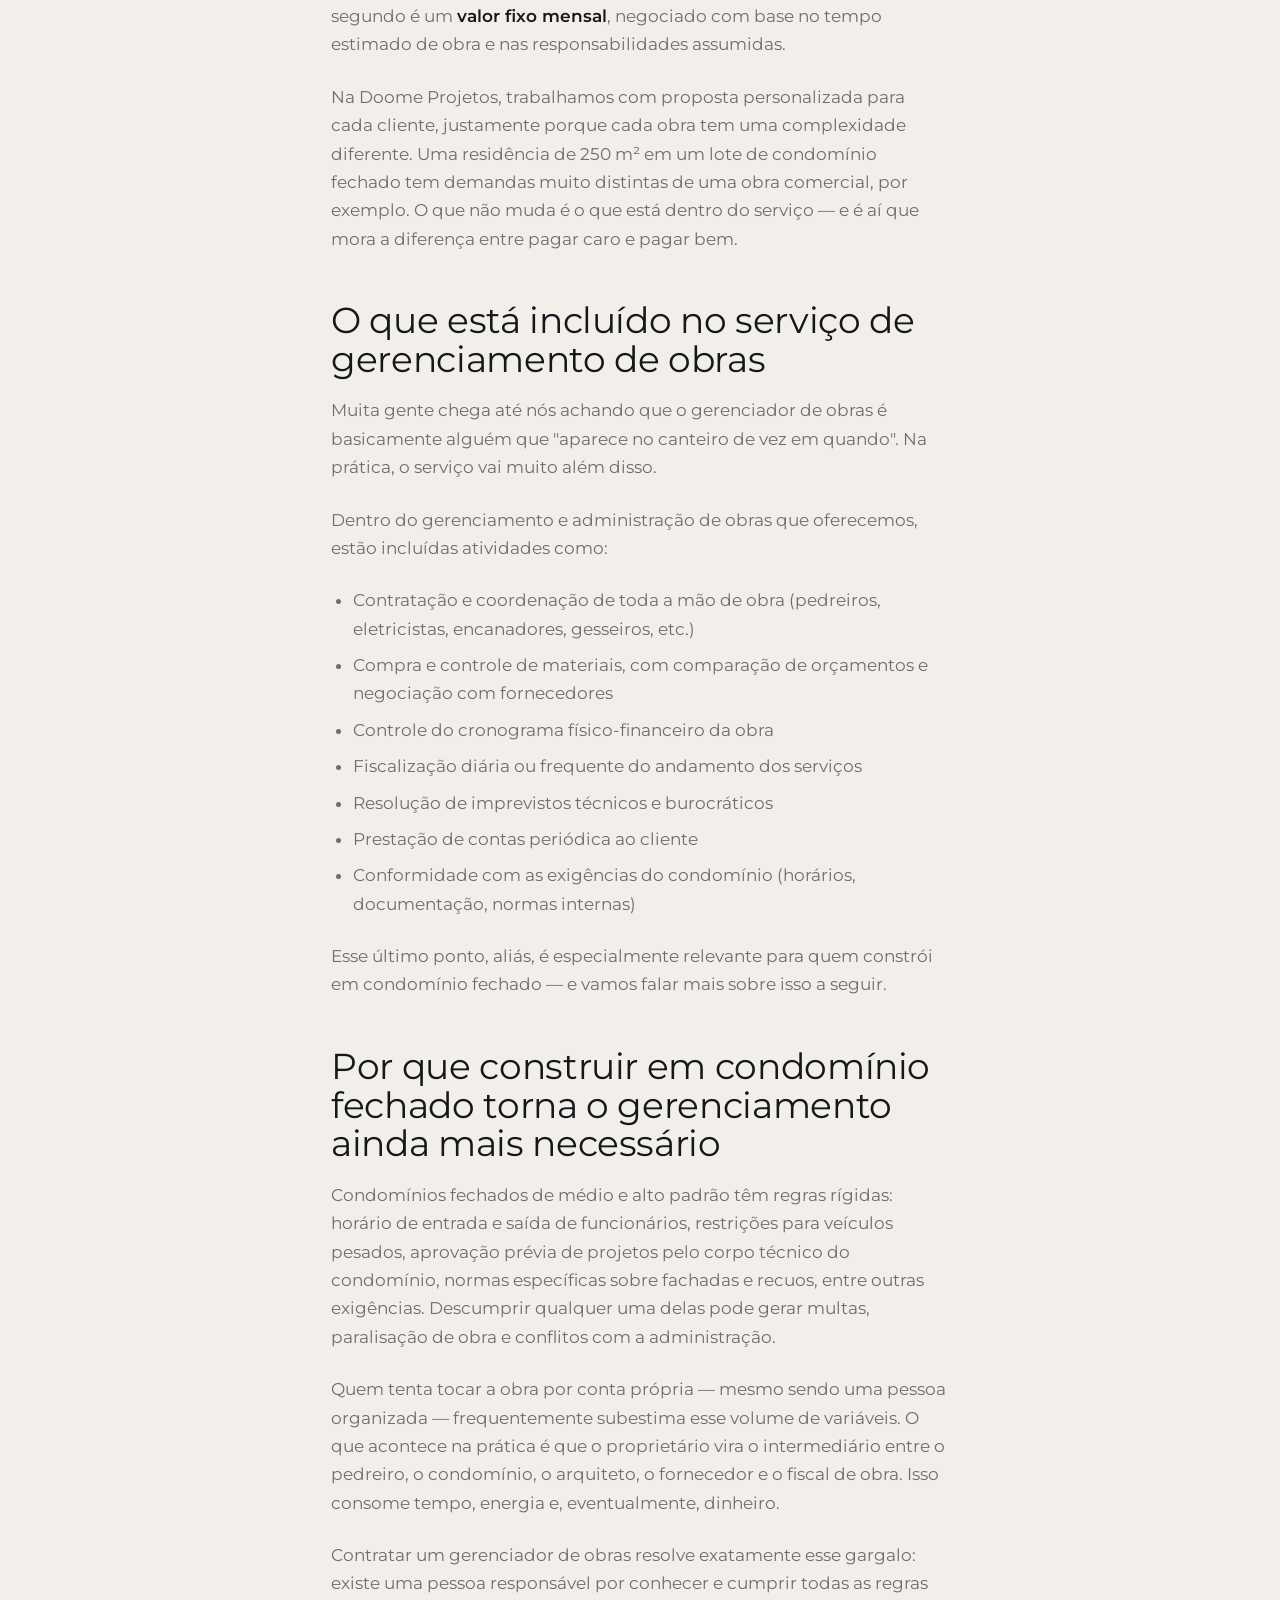
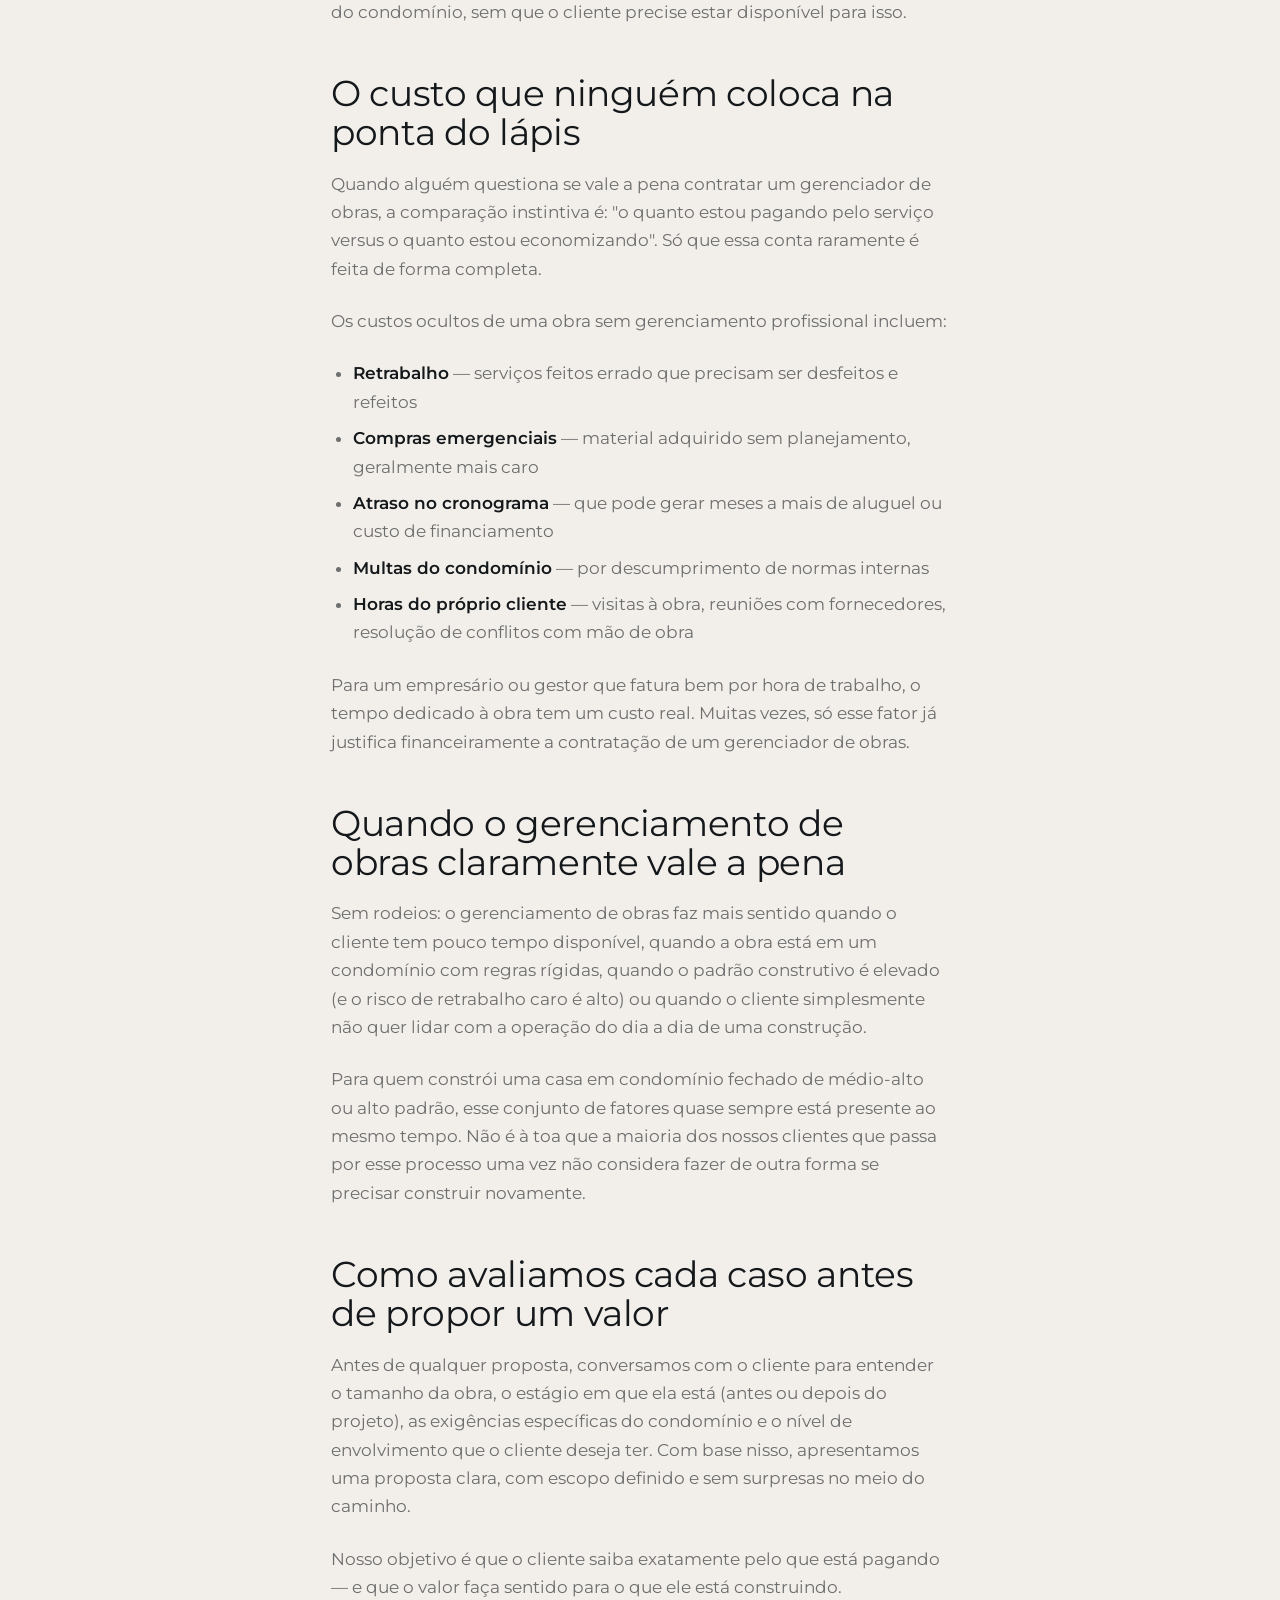
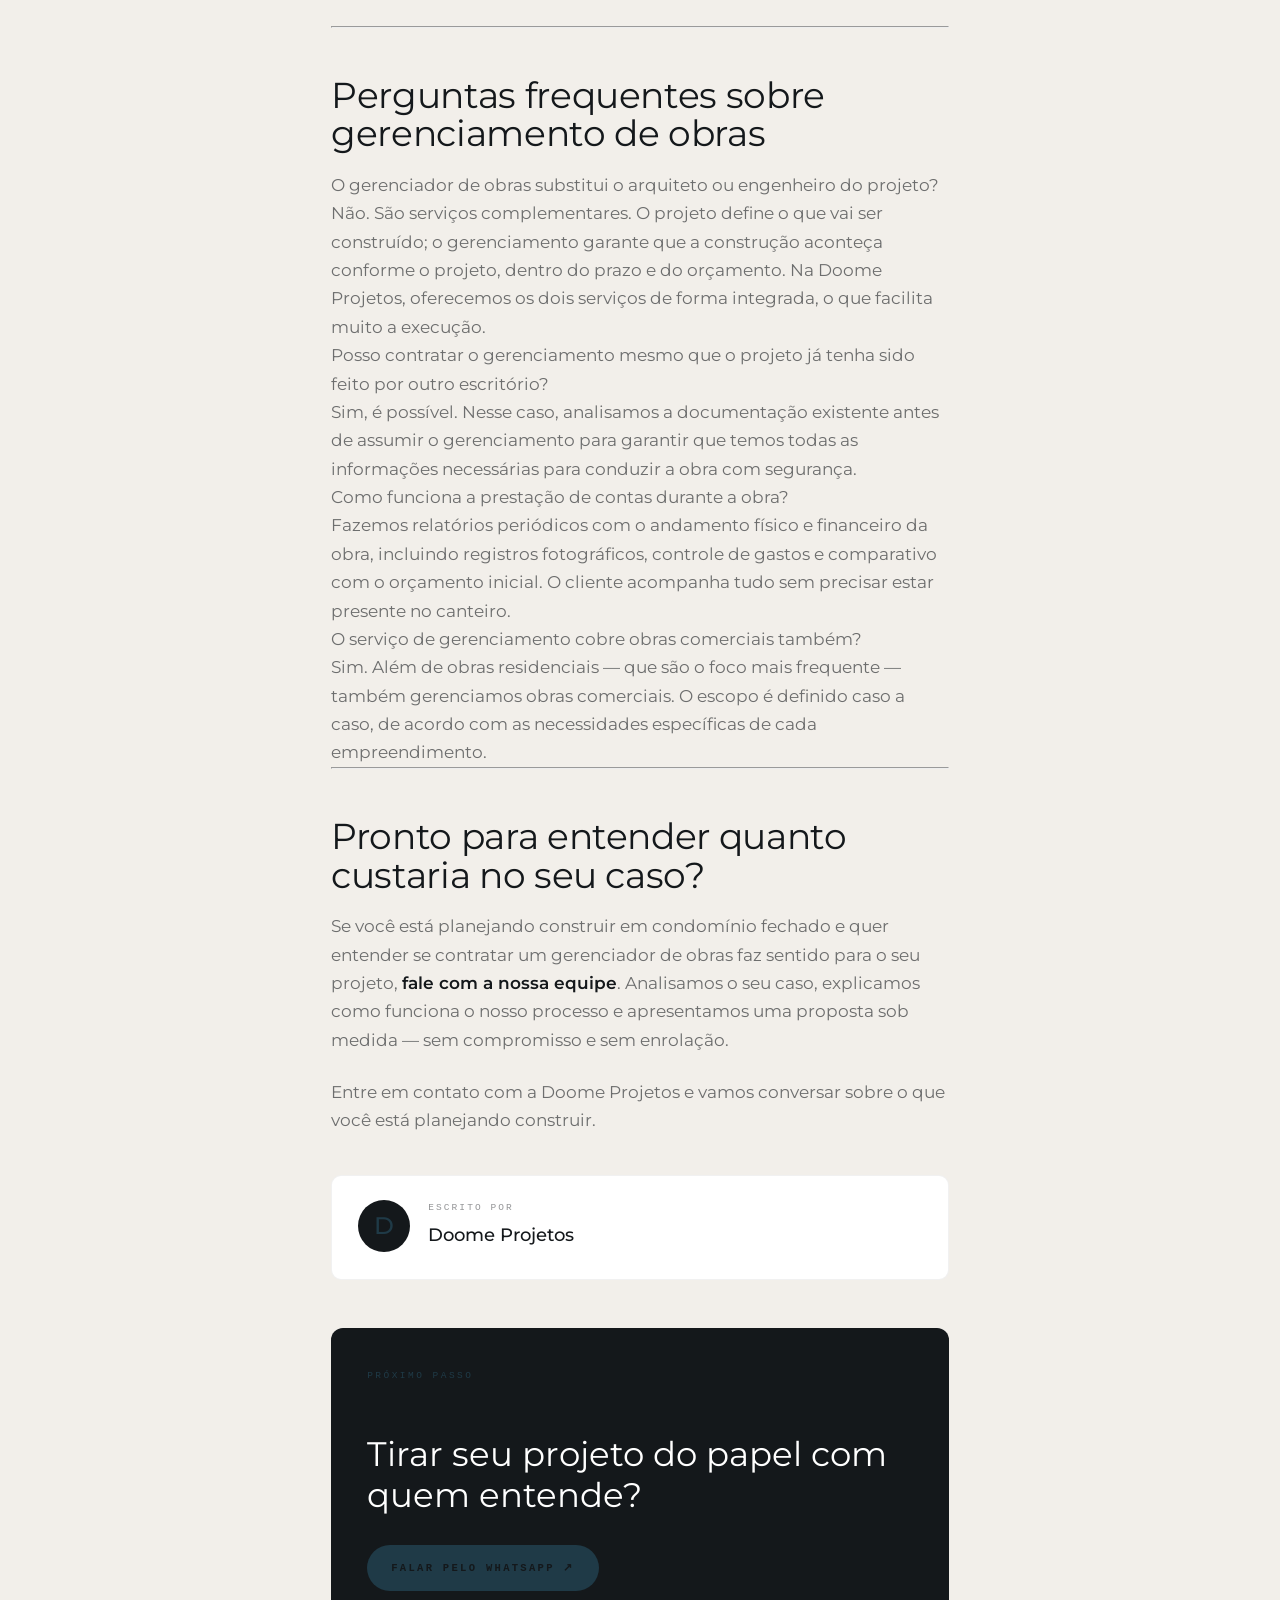
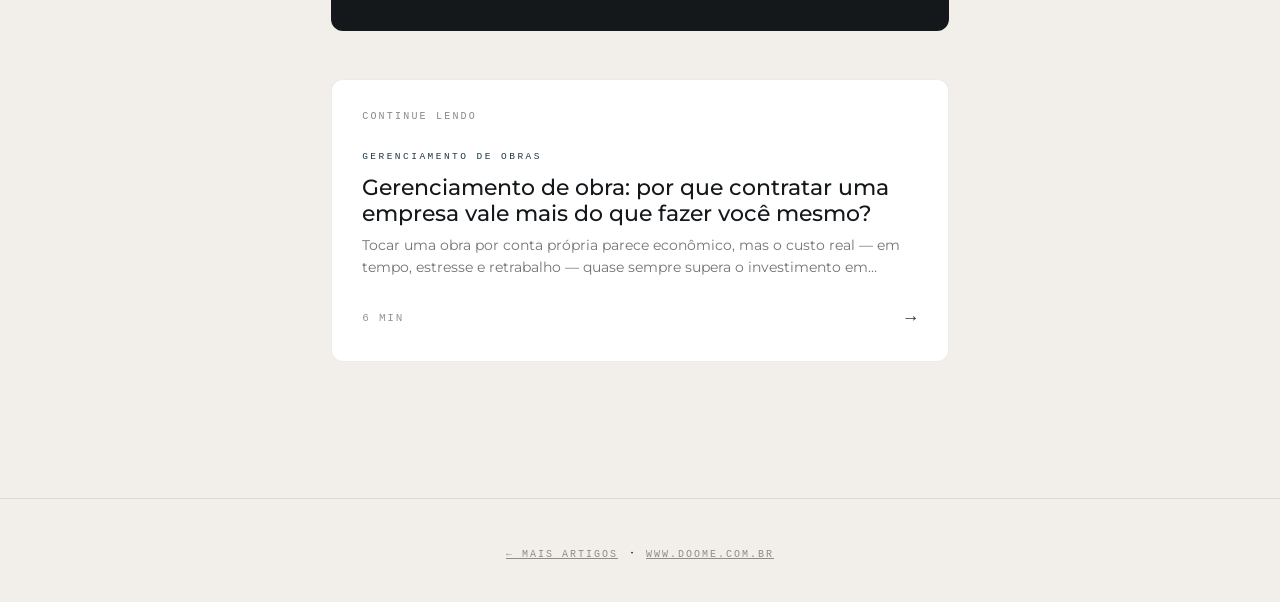
<file: blog/quanto-custa-contratar-um-gerenciador-de-obras-vale-a-pena-em-condominio-fechado.html>
<!DOCTYPE html>
<html lang="pt-BR">
<head>
<meta charset="UTF-8">
<meta name="viewport" content="width=device-width, initial-scale=1.0">
<title>Quanto custa contratar um gerenciador de obras? Vale a pena em condomínio fechado? | Doome Projetos</title>
<meta name="description" content="Quanto custa contratar um gerenciador de obras em condomínio fechado? Entenda como é feita a cobrança, o que está incluso e quando o serviço realmente vale a pena.">
<link rel="canonical" href="https://www.doome.com.br/blog/quanto-custa-contratar-um-gerenciador-de-obras-vale-a-pena-em-condominio-fechado.html">
<link rel="icon" type="image/svg+xml" href="/assets/images/favicon.svg">
<meta property="og:type" content="article">
<meta property="og:title" content="Quanto custa contratar um gerenciador de obras? Vale a pena em condomínio fechado?">
<meta property="og:description" content="Quanto custa contratar um gerenciador de obras em condomínio fechado? Entenda como é feita a cobrança, o que está incluso e quando o serviço realmente vale a pena.">
<meta name="twitter:card" content="summary_large_image">
<meta name="twitter:title" content="Quanto custa contratar um gerenciador de obras? Vale a pena em condomínio fechado?">
<meta name="twitter:description" content="Quanto custa contratar um gerenciador de obras em condomínio fechado? Entenda como é feita a cobrança, o que está incluso e quando o serviço realmente vale a pena.">
<meta name="robots" content="index, follow, max-image-preview:large">
<meta name="article:section" content="Gerenciamento de Obras">
<meta name="article:tag" content="Gerenciamento de Obras">
<meta name="geo.placename" content="Americana, SP">
<meta property="og:url" content="https://www.doome.com.br/blog/quanto-custa-contratar-um-gerenciador-de-obras-vale-a-pena-em-condominio-fechado.html">
<meta property="article:published_time" content="2026-05-27">
<meta property="article:author" content="Doome Projetos">

<script async src="https://www.googletagmanager.com/gtag/js?id=G-1MMRFBELDX"></script>
<script>
  window.dataLayer = window.dataLayer || [];
  function gtag(){dataLayer.push(arguments);}
  gtag('js', new Date());
  gtag('config', 'G-1MMRFBELDX');
</script>
<script type="application/ld+json">
{
  "@context": "https://schema.org",
  "@type": "BlogPosting",
  "headline": "Quanto custa contratar um gerenciador de obras? Vale a pena em condomínio fechado?",
  "description": "Quanto custa contratar um gerenciador de obras em condomínio fechado? Entenda como é feita a cobrança, o que está incluso e quando o serviço realmente vale a pena.",
  "datePublished": "2026-05-27",
  "dateModified": "2026-05-27",
  "author": {"@type": "Organization", "name": "Doome Projetos", "url": "https://www.doome.com.br"},
  "publisher": {"@type": "Organization", "name": "Doome Projetos", "url": "https://www.doome.com.br", "logo": {"@type": "ImageObject", "url": "https://www.doome.com.br/assets/images/logo.png"}},
  "mainEntityOfPage": {"@type": "WebPage", "@id": "https://www.doome.com.br/blog/quanto-custa-contratar-um-gerenciador-de-obras-vale-a-pena-em-condominio-fechado.html"},
  "articleSection": "Gerenciamento de Obras",
  "wordCount": 1144,
  "url": "https://www.doome.com.br/blog/quanto-custa-contratar-um-gerenciador-de-obras-vale-a-pena-em-condominio-fechado.html",
  "inLanguage": "pt-BR"
}
</script>
<script type="application/ld+json">
{
  "@context": "https://schema.org",
  "@type": "FAQPage",
  "mainEntity": [{"@type":"Question","name":"O gerenciador de obras substitui o arquiteto ou engenheiro do projeto?","acceptedAnswer":{"@type":"Answer","text":"Não. São serviços complementares. O projeto define o que vai ser construído; o gerenciamento garante que a construção aconteça conforme o projeto, dentro do prazo e do orçamento. Na Doome Projetos, oferecemos os dois serviços de forma integrada, o que facilita muito a execução."}},{"@type":"Question","name":"Posso contratar o gerenciamento mesmo que o projeto já tenha sido feito por outro escritório?","acceptedAnswer":{"@type":"Answer","text":"Sim, é possível. Nesse caso, analisamos a documentação existente antes de assumir o gerenciamento para garantir que temos todas as informações necessárias para conduzir a obra com segurança."}},{"@type":"Question","name":"Como funciona a prestação de contas durante a obra?","acceptedAnswer":{"@type":"Answer","text":"Fazemos relatórios periódicos com o andamento físico e financeiro da obra, incluindo registros fotográficos, controle de gastos e comparativo com o orçamento inicial. O cliente acompanha tudo sem precisar estar presente no canteiro."}},{"@type":"Question","name":"O serviço de gerenciamento cobre obras comerciais também?","acceptedAnswer":{"@type":"Answer","text":"Sim. Além de obras residenciais — que são o foco mais frequente — também gerenciamos obras comerciais. O escopo é definido caso a caso, de acordo com as necessidades específicas de cada empreendimento."}}]
}
</script>
<script type="application/ld+json">
{
  "@context": "https://schema.org",
  "@type": "ProfessionalService",
  "@id": "https://www.doome.com.br/#localbusiness",
  "name": "Doome Projetos",
  "url": "https://www.doome.com.br",
  "image": "https://www.doome.com.br/assets/images/logo.png",
  "address": {
    "@type": "PostalAddress",
    "addressLocality": "Americana",
    "addressRegion": "SP",
    "addressCountry": "BR"
  },
  "telephone": "+5519992994853",
  "areaServed": "Americana, SP",
  "sameAs": [
    "https://instagram.com/doomeprojetos"
  ]
}
</script>
<link rel="preconnect" href="https://fonts.googleapis.com">
<link rel="preconnect" href="https://fonts.gstatic.com" crossorigin>
<link href="https://fonts.googleapis.com/css2?family=Montserrat:wght@300;400;500;600;700&family=Inter+Tight:wght@300;400;500;600&display=swap" rel="stylesheet">
<style>
  :root {
    --primaria: #14181B; --destaque: #1F3A47;
    --fundo: #F2EFEA; --fundo2: #e5e2dd;
    --texto: #14181B; --texto-suave: #14181B99;
    --serif: 'Montserrat', serif; --sans: 'Montserrat', system-ui, sans-serif;
    --mono: 'JetBrains Mono', monospace; --gutter: clamp(20px, 4vw, 56px);
  }
  * { box-sizing: border-box; margin: 0; padding: 0; }
  body { background: var(--fundo); color: var(--texto); font-family: var(--sans); font-size: 16px; line-height: 1.65; -webkit-font-smoothing: antialiased; }
  a { color: var(--texto); }

  /* Reading progress bar */
  .reading-progress {
    position: fixed; top: 0; left: 0; right: 0;
    height: 3px; z-index: 200; background: transparent;
    pointer-events: none;
  }
  .reading-progress__bar {
    height: 100%; width: 0%;
    background: var(--destaque);
    transition: width .1s linear;
  }

  .post-nav { position: sticky; top: 0; z-index: 100; display: flex; align-items: center; justify-content: space-between; padding: 16px var(--gutter); background: rgba(246,244,241,.92); backdrop-filter: blur(16px); border-bottom: 1px solid rgba(17,20,24,.08); font-family: var(--mono); font-size: 10px; letter-spacing: .2em; text-transform: uppercase; }
  .post-nav a { color: rgba(17,20,24,.5); transition: color .2s; }
  .post-nav a:hover { color: var(--texto); }
  .post-wrap { max-width: 720px; margin: 0 auto; padding: 64px var(--gutter) 96px; }
  .post-tag { font-family: var(--mono); font-size: 9.5px; letter-spacing: .28em; text-transform: uppercase; color: var(--destaque); margin-bottom: 18px; display: flex; align-items: center; gap: 10px; }
  .post-tag::before { content: ""; display: inline-block; width: 22px; height: 1px; background: var(--destaque); }
  .post-title { font-family: var(--serif); font-size: clamp(32px, 4.5vw, 60px); font-weight: 400; line-height: .96; letter-spacing: -.015em; margin-bottom: 24px; }
  .post-meta { display: flex; gap: 16px; align-items: center; font-family: var(--mono); font-size: 9.5px; letter-spacing: .18em; text-transform: uppercase; color: rgba(17,20,24,.4); padding-bottom: 28px; border-bottom: 1px solid rgba(17,20,24,.1); margin-bottom: 40px; flex-wrap: wrap; }

  /* TOC (sumário) */
  .post-toc {
    background: var(--fundo2);
    border-radius: 10px;
    padding: 24px 28px;
    margin-bottom: 48px;
    border-left: 3px solid var(--destaque);
  }
  .post-toc__label { font-family: var(--mono); font-size: 10px; letter-spacing: .22em; text-transform: uppercase; color: rgba(17,20,24,.5); margin-bottom: 14px; }
  .post-toc ol { list-style: none; padding: 0; counter-reset: toc; }
  .post-toc li { margin-bottom: 8px; }
  .post-toc a {
    display: flex; align-items: baseline; gap: 12px;
    text-decoration: none; color: var(--texto);
    font-size: 15px; line-height: 1.4;
    padding: 6px 0;
    transition: color .2s, padding .2s;
  }
  .post-toc a:hover { color: var(--destaque); padding-left: 4px; }
  .post-toc__n {
    font-family: var(--mono); font-size: 11px; color: rgba(17,20,24,.4);
    flex-shrink: 0;
  }

  .post-body { font-size: 16.5px; line-height: 1.72; color: var(--texto-suave); }
  .post-body p { margin-bottom: 24px; }
  .post-body h2 {
    font-family: var(--serif); font-size: clamp(24px, 2.8vw, 40px);
    font-weight: 400; line-height: 1.08; letter-spacing: -.01em;
    margin: 48px 0 18px; color: var(--texto);
    scroll-margin-top: 80px;
  }
  .post-body h3 { font-family: var(--sans); font-size: 17px; font-weight: 600; margin: 32px 0 12px; }
  .post-body ul, .post-body ol { padding-left: 22px; margin-bottom: 24px; }
  .post-body li { margin-bottom: 8px; }
  .post-body strong { font-weight: 600; color: var(--texto); }
  .post-body blockquote { border-left: 3px solid var(--destaque); padding: 16px 24px; margin: 32px 0; background: var(--fundo2); font-family: var(--serif); font-size: 22px; font-style: italic; line-height: 1.45; }

  /* Drop cap no primeiro parágrafo */
  .post-body .has-dropcap { display: block; }
  .post-body .dropcap {
    float: left;
    font-family: var(--serif);
    font-size: 76px;
    line-height: 0.85;
    font-weight: 500;
    color: var(--destaque);
    margin: 6px 12px 0 0;
    padding: 0;
  }

  /* Bloco Hub MAVEI */
  .post-hub {
    margin: 48px 0;
    padding: 36px 32px;
    background: var(--fundo2);
    border-radius: 12px;
    border: 1px solid rgba(17,20,24,.06);
    position: relative;
    overflow: hidden;
  }
  .post-hub::before {
    content: "";
    position: absolute; right: -40px; top: -40px;
    width: 160px; height: 160px;
    border: 1px solid rgba(242,201,76,.25);
    border-radius: 50%;
    pointer-events: none;
  }
  .post-hub__tag {
    font-family: var(--mono); font-size: 9.5px; letter-spacing: .26em;
    text-transform: uppercase; color: var(--destaque); margin-bottom: 12px;
  }
  .post-hub__title {
    font-family: var(--serif); font-size: 26px; font-weight: 500;
    line-height: 1.15; margin-bottom: 12px; color: var(--texto);
  }
  .post-hub__title em { font-style: italic; color: var(--texto-suave); }
  .post-hub__desc {
    font-size: 15px; line-height: 1.6; color: var(--texto-suave);
    margin-bottom: 20px; max-width: 56ch;
  }
  .post-hub__pills {
    display: flex; flex-wrap: wrap; gap: 8px; margin-bottom: 22px;
  }
  .post-hub__pill {
    background: #fff; padding: 6px 12px; border-radius: 999px;
    font-size: 12.5px; color: var(--texto);
    border: 1px solid rgba(17,20,24,.08);
  }
  .post-hub__link {
    display: inline-flex; align-items: center; gap: 8px;
    background: var(--primaria); color: var(--fundo);
    font-family: var(--mono); font-size: 11px; letter-spacing: .18em; text-transform: uppercase;
    padding: 12px 20px; border-radius: 999px;
    text-decoration: none;
    transition: gap .25s, background .25s, color .25s;
  }
  .post-hub__link:hover { gap: 12px; background: var(--destaque); color: var(--primaria); }

  /* CTA principal */
  .post-cta {
    margin: 48px 0; padding: 40px 36px;
    background: var(--primaria); color: #fff;
    display: flex; flex-direction: column; gap: 18px;
    border-radius: 12px;
  }
  .post-cta__tag { font-family: var(--mono); font-size: 9.5px; letter-spacing: .26em; text-transform: uppercase; color: var(--destaque); }
  .post-cta h3 { font-family: var(--serif); font-size: clamp(22px, 2.8vw, 34px); font-weight: 400; line-height: 1.18; }
  .post-cta a {
    display: inline-flex; align-items: center; gap: 8px;
    background: var(--destaque); color: var(--texto);
    font-family: var(--mono); font-size: 10.5px; letter-spacing: .22em; text-transform: uppercase;
    padding: 14px 24px; font-weight: 600;
    border-radius: 999px;
    align-self: flex-start;
    transition: gap .25s, transform .2s;
    text-decoration: none;
  }
  .post-cta a:hover { gap: 12px; transform: translateY(-2px); }

  /* Box do autor */
  .post-author {
    display: flex; gap: 18px; align-items: flex-start;
    margin: 40px 0;
    padding: 24px 26px;
    background: #fff;
    border-radius: 10px;
    border: 1px solid rgba(17,20,24,.06);
  }
  .post-author__avatar {
    width: 52px; height: 52px;
    border-radius: 50%;
    background: var(--primaria); color: var(--destaque);
    display: flex; align-items: center; justify-content: center;
    font-family: var(--serif); font-size: 24px; font-weight: 500;
    flex-shrink: 0;
  }
  .post-author__info { flex: 1; }
  .post-author__label {
    font-family: var(--mono); font-size: 9.5px; letter-spacing: .22em;
    text-transform: uppercase; color: rgba(17,20,24,.45); margin-bottom: 4px;
  }
  .post-author__name {
    font-family: var(--serif); font-size: 18px; font-weight: 500;
    color: var(--texto); margin-bottom: 4px;
  }
  .post-author__bio {
    font-size: 13.5px; color: var(--texto-suave); line-height: 1.5;
  }

  /* Próxima leitura */
  .post-next {
    margin: 40px 0;
    padding: 28px 30px;
    background: #fff;
    border-radius: 12px;
    border: 1px solid rgba(17,20,24,.08);
  }
  .post-next__label {
    font-family: var(--mono); font-size: 10px; letter-spacing: .22em;
    text-transform: uppercase; color: rgba(17,20,24,.5); margin-bottom: 14px;
  }
  .post-next__card {
    display: block; text-decoration: none; color: var(--texto);
    cursor: pointer;
  }
  .post-next__tag {
    display: inline-block;
    font-family: var(--mono); font-size: 9.5px; letter-spacing: .26em;
    text-transform: uppercase; color: var(--destaque);
    margin-bottom: 10px;
  }
  .post-next__title {
    font-family: var(--serif); font-size: 22px; font-weight: 500;
    line-height: 1.18; margin-bottom: 8px;
    transition: color .2s;
  }
  .post-next__card:hover .post-next__title { color: var(--destaque); }
  .post-next__excerpt {
    font-size: 14px; line-height: 1.55; color: var(--texto-suave);
    margin-bottom: 14px;
    display: -webkit-box;
    -webkit-line-clamp: 2;
    -webkit-box-orient: vertical;
    overflow: hidden;
  }
  .post-next__meta {
    display: flex; align-items: center; justify-content: space-between;
    font-family: var(--mono); font-size: 11px; letter-spacing: .16em;
    text-transform: uppercase; color: rgba(17,20,24,.45);
  }
  .post-next__arrow { font-size: 18px; color: var(--destaque); transition: transform .25s cubic-bezier(.16,1,.3,1); }
  .post-next__card:hover .post-next__arrow { transform: translate(4px, -2px); }

  .post-footer { padding: 40px var(--gutter); border-top: 1px solid rgba(17,20,24,.1); text-align: center; }
  .post-footer a { font-family: var(--mono); font-size: 10px; letter-spacing: .2em; text-transform: uppercase; color: rgba(17,20,24,.45); }
  .post-footer a:hover { color: var(--texto); }

  @media (max-width: 600px) {
    .post-wrap { padding: 40px var(--gutter) 60px; }
    .post-hub, .post-cta, .post-next, .post-author { padding: 24px 22px; }
    .post-toc { padding: 20px 22px; }
    .post-author { flex-direction: column; gap: 12px; }
    .post-hub__title { font-size: 22px; }
    .post-body .dropcap { font-size: 58px; }
  }
</style>
</head>
<body>
<div class="reading-progress"><div class="reading-progress__bar" id="readingProgressBar"></div></div>
<nav class="post-nav">
  <a href="/">Doome</a>
  <a href="/blog/">← Blog</a>
</nav>
<article class="post-wrap" itemscope itemtype="https://schema.org/BlogPosting">
  <div class="post-tag">Gerenciamento de Obras</div>
  <h1 class="post-title" itemprop="headline">Quanto custa contratar um gerenciador de obras? Vale a pena em condomínio fechado?</h1>
  <div class="post-meta">
    <time datetime="2026-05-27" itemprop="datePublished">27 MAIO 2026</time>
    <span>·</span>
    <span>6 min</span>
    <span>·</span>
    <span>Por Doome Projetos</span>
  </div>
  
    <aside class="post-toc">
      <div class="post-toc__label">Neste artigo</div>
      <ol>
        <li><a href="#como-o-gerenciamento-de-obras-e-cobrado-na-pratica"><span class="post-toc__n">01</span>Como o gerenciamento de obras é cobrado na prática</a></li><li><a href="#o-que-esta-incluido-no-servico-de-gerenciamento-de-obras"><span class="post-toc__n">02</span>O que está incluído no serviço de gerenciamento de obras</a></li><li><a href="#por-que-construir-em-condominio-fechado-torna-o-gerenciament"><span class="post-toc__n">03</span>Por que construir em condomínio fechado torna o gerenciamento ainda mais necessário</a></li><li><a href="#o-custo-que-ninguem-coloca-na-ponta-do-lapis"><span class="post-toc__n">04</span>O custo que ninguém coloca na ponta do lápis</a></li><li><a href="#quando-o-gerenciamento-de-obras-claramente-vale-a-pena"><span class="post-toc__n">05</span>Quando o gerenciamento de obras claramente vale a pena</a></li><li><a href="#como-avaliamos-cada-caso-antes-de-propor-um-valor"><span class="post-toc__n">06</span>Como avaliamos cada caso antes de propor um valor</a></li><li><a href="#perguntas-frequentes-sobre-gerenciamento-de-obras"><span class="post-toc__n">07</span>Perguntas frequentes sobre gerenciamento de obras</a></li><li><a href="#pronto-para-entender-quanto-custaria-no-seu-caso"><span class="post-toc__n">08</span>Pronto para entender quanto custaria no seu caso?</a></li>
      </ol>
    </aside>
  
  <div class="post-body" itemprop="articleBody">
<p class="has-dropcap"><span class="dropcap">U</span>ma das perguntas que mais recebemos de quem está planejando construir em condomínio fechado é direta: <strong>"quanto custa contratar um gerenciador de obras?"</strong>. A pergunta faz sentido. Ninguém quer pagar por um serviço sem entender o que está comprando — principalmente quando o projeto já consome uma parcela relevante do orçamento.</p>

<p>O que vamos trazer aqui não é uma tabela genérica de preços, porque o mercado não funciona assim. Vamos explicar como a cobrança costuma ser estruturada, o que ela cobre de verdade e, principalmente, ajudar você a avaliar se faz sentido para o seu caso.</p>

<h2 id="como-o-gerenciamento-de-obras-e-cobrado-na-pratica">Como o gerenciamento de obras é cobrado na prática</h2>

<p>Existem dois modelos mais comuns no mercado. O primeiro é a <strong>taxa percentual sobre o custo total da obra</strong>, que geralmente varia entre 8% e 15% dependendo do escopo, do porte da construção e da região. O segundo é um <strong>valor fixo mensal</strong>, negociado com base no tempo estimado de obra e nas responsabilidades assumidas.</p>

<p>Na Doome Projetos, trabalhamos com proposta personalizada para cada cliente, justamente porque cada obra tem uma complexidade diferente. Uma residência de 250 m² em um lote de condomínio fechado tem demandas muito distintas de uma obra comercial, por exemplo. O que não muda é o que está dentro do serviço — e é aí que mora a diferença entre pagar caro e pagar bem.</p>

<h2 id="o-que-esta-incluido-no-servico-de-gerenciamento-de-obras">O que está incluído no serviço de gerenciamento de obras</h2>

<p>Muita gente chega até nós achando que o gerenciador de obras é basicamente alguém que "aparece no canteiro de vez em quando". Na prática, o serviço vai muito além disso.</p>

<p>Dentro do gerenciamento e administração de obras que oferecemos, estão incluídas atividades como:</p>

<ul>
  <li>Contratação e coordenação de toda a mão de obra (pedreiros, eletricistas, encanadores, gesseiros, etc.)</li>
  <li>Compra e controle de materiais, com comparação de orçamentos e negociação com fornecedores</li>
  <li>Controle do cronograma físico-financeiro da obra</li>
  <li>Fiscalização diária ou frequente do andamento dos serviços</li>
  <li>Resolução de imprevistos técnicos e burocráticos</li>
  <li>Prestação de contas periódica ao cliente</li>
  <li>Conformidade com as exigências do condomínio (horários, documentação, normas internas)</li>
</ul>

<p>Esse último ponto, aliás, é especialmente relevante para quem constrói em condomínio fechado — e vamos falar mais sobre isso a seguir.</p>

<h2 id="por-que-construir-em-condominio-fechado-torna-o-gerenciament">Por que construir em condomínio fechado torna o gerenciamento ainda mais necessário</h2>

<p>Condomínios fechados de médio e alto padrão têm regras rígidas: horário de entrada e saída de funcionários, restrições para veículos pesados, aprovação prévia de projetos pelo corpo técnico do condomínio, normas específicas sobre fachadas e recuos, entre outras exigências. Descumprir qualquer uma delas pode gerar multas, paralisação de obra e conflitos com a administração.</p>

<p>Quem tenta tocar a obra por conta própria — mesmo sendo uma pessoa organizada — frequentemente subestima esse volume de variáveis. O que acontece na prática é que o proprietário vira o intermediário entre o pedreiro, o condomínio, o arquiteto, o fornecedor e o fiscal de obra. Isso consome tempo, energia e, eventualmente, dinheiro.</p>

<p>Contratar um gerenciador de obras resolve exatamente esse gargalo: existe uma pessoa responsável por conhecer e cumprir todas as regras do condomínio, sem que o cliente precise estar disponível para isso.</p>

<h2 id="o-custo-que-ninguem-coloca-na-ponta-do-lapis">O custo que ninguém coloca na ponta do lápis</h2>

<p>Quando alguém questiona se vale a pena contratar um gerenciador de obras, a comparação instintiva é: "o quanto estou pagando pelo serviço versus o quanto estou economizando". Só que essa conta raramente é feita de forma completa.</p>

<p>Os custos ocultos de uma obra sem gerenciamento profissional incluem:</p>

<ul>
  <li><strong>Retrabalho</strong> — serviços feitos errado que precisam ser desfeitos e refeitos</li>
  <li><strong>Compras emergenciais</strong> — material adquirido sem planejamento, geralmente mais caro</li>
  <li><strong>Atraso no cronograma</strong> — que pode gerar meses a mais de aluguel ou custo de financiamento</li>
  <li><strong>Multas do condomínio</strong> — por descumprimento de normas internas</li>
  <li><strong>Horas do próprio cliente</strong> — visitas à obra, reuniões com fornecedores, resolução de conflitos com mão de obra</li>
</ul>

<p>Para um empresário ou gestor que fatura bem por hora de trabalho, o tempo dedicado à obra tem um custo real. Muitas vezes, só esse fator já justifica financeiramente a contratação de um gerenciador de obras.</p>

<h2 id="quando-o-gerenciamento-de-obras-claramente-vale-a-pena">Quando o gerenciamento de obras claramente vale a pena</h2>

<p>Sem rodeios: o gerenciamento de obras faz mais sentido quando o cliente tem pouco tempo disponível, quando a obra está em um condomínio com regras rígidas, quando o padrão construtivo é elevado (e o risco de retrabalho caro é alto) ou quando o cliente simplesmente não quer lidar com a operação do dia a dia de uma construção.</p>

<p>Para quem constrói uma casa em condomínio fechado de médio-alto ou alto padrão, esse conjunto de fatores quase sempre está presente ao mesmo tempo. Não é à toa que a maioria dos nossos clientes que passa por esse processo uma vez não considera fazer de outra forma se precisar construir novamente.</p>

<h2 id="como-avaliamos-cada-caso-antes-de-propor-um-valor">Como avaliamos cada caso antes de propor um valor</h2>

<p>Antes de qualquer proposta, conversamos com o cliente para entender o tamanho da obra, o estágio em que ela está (antes ou depois do projeto), as exigências específicas do condomínio e o nível de envolvimento que o cliente deseja ter. Com base nisso, apresentamos uma proposta clara, com escopo definido e sem surpresas no meio do caminho.</p>

<p>Nosso objetivo é que o cliente saiba exatamente pelo que está pagando — e que o valor faça sentido para o que ele está construindo.</p>

<hr>

<h2 id="perguntas-frequentes-sobre-gerenciamento-de-obras">Perguntas frequentes sobre gerenciamento de obras</h2>

<dl>
  <dt>O gerenciador de obras substitui o arquiteto ou engenheiro do projeto?</dt>
  <dd>Não. São serviços complementares. O projeto define o que vai ser construído; o gerenciamento garante que a construção aconteça conforme o projeto, dentro do prazo e do orçamento. Na Doome Projetos, oferecemos os dois serviços de forma integrada, o que facilita muito a execução.</dd>

  <dt>Posso contratar o gerenciamento mesmo que o projeto já tenha sido feito por outro escritório?</dt>
  <dd>Sim, é possível. Nesse caso, analisamos a documentação existente antes de assumir o gerenciamento para garantir que temos todas as informações necessárias para conduzir a obra com segurança.</dd>

  <dt>Como funciona a prestação de contas durante a obra?</dt>
  <dd>Fazemos relatórios periódicos com o andamento físico e financeiro da obra, incluindo registros fotográficos, controle de gastos e comparativo com o orçamento inicial. O cliente acompanha tudo sem precisar estar presente no canteiro.</dd>

  <dt>O serviço de gerenciamento cobre obras comerciais também?</dt>
  <dd>Sim. Além de obras residenciais — que são o foco mais frequente — também gerenciamos obras comerciais. O escopo é definido caso a caso, de acordo com as necessidades específicas de cada empreendimento.</dd>
</dl>

<hr>

<h2 id="pronto-para-entender-quanto-custaria-no-seu-caso">Pronto para entender quanto custaria no seu caso?</h2>

<p>Se você está planejando construir em condomínio fechado e quer entender se contratar um gerenciador de obras faz sentido para o seu projeto, <strong>fale com a nossa equipe</strong>. Analisamos o seu caso, explicamos como funciona o nosso processo e apresentamos uma proposta sob medida — sem compromisso e sem enrolação.</p>

<p>Entre em contato com a Doome Projetos e vamos conversar sobre o que você está planejando construir.</p>
    
    
    <aside class="post-author">
      <div class="post-author__avatar" aria-hidden="true">D</div>
      <div class="post-author__info">
        <div class="post-author__label">Escrito por</div>
        <div class="post-author__name">Doome Projetos</div>
        
      </div>
    </aside>
  
    <div class="post-cta">
      <div class="post-cta__tag">PRÓXIMO PASSO</div>
      <h3>Tirar seu projeto do papel com quem entende?</h3>
      <a href="https://wa.me/5519992994853?text=Ol%C3%A1!%20Li%20um%20artigo%20no%20blog%20e%20gostaria%20de%20mais%20informa%C3%A7%C3%B5es." target="_blank" rel="noopener">Falar pelo WhatsApp ↗</a>
    </div>
    
    <aside class="post-next">
      <div class="post-next__label">Continue lendo</div>
      <a href="gerenciamento-de-obra-por-que-contratar-uma-empresa-vale-mais-do-que-fazer-voce-.html" class="post-next__card">
        <div class="post-next__tag">Gerenciamento de Obras</div>
        <h4 class="post-next__title">Gerenciamento de obra: por que contratar uma empresa vale mais do que fazer você mesmo?</h4>
        <p class="post-next__excerpt">Tocar uma obra por conta própria parece econômico, mas o custo real — em tempo, estresse e retrabalho — quase sempre supera o investimento em gerenciamento profissional. Neste artigo, explicamos por que contratar uma empresa para gerenciar sua obra é a decisão mais inteligente para quem valoriza o próprio tempo.</p>
        <div class="post-next__meta">
          <span>6 min</span>
          <span class="post-next__arrow">→</span>
        </div>
      </a>
    </aside>
  
  </div>
</article>
<footer class="post-footer">
  <a href="/blog/">← Mais artigos</a>
  &nbsp;&nbsp;·&nbsp;&nbsp;
  <a href="/">www.doome.com.br</a>
</footer>
<script>
  // Reading progress bar
  (function(){
    var bar = document.getElementById('readingProgressBar');
    if (!bar) return;
    var article = document.querySelector('.post-wrap');
    if (!article) return;
    function update() {
      var rect = article.getBoundingClientRect();
      var total = article.offsetHeight - window.innerHeight;
      var current = -rect.top;
      var pct = Math.max(0, Math.min(100, (current / total) * 100));
      bar.style.width = pct + '%';
    }
    window.addEventListener('scroll', update, { passive: true });
    window.addEventListener('resize', update);
    update();
  })();
</script>
</body>
</html>
</file>
<file: styles.css>
/* ============================================================
   DOOME — Design Tokens + Utilitários globais
   Editorial luxuoso · paleta cinza-azulada do logo
   Padrão MAVEI: HTML estático, performance mobile-first.
   ============================================================ */

:root {
  /* Paleta */
  --paper:        #F2EFEA;          /* off-white quente, fundo principal */
  --paper-warm:   #EDE8E0;
  --paper-cool:   #E6E8EB;
  --mist:         #B8C2C9;          /* cinza-azulado do logo */
  --mist-deep:    #5C6770;
  --graphite:     #2A2F33;          /* texto principal */
  --ink:          #14181B;          /* preto profundo */
  --petrol:       #1F3A47;          /* acento azul-petróleo */
  --petrol-soft:  #2C4E5E;
  --line:         rgba(20, 24, 27, 0.12);
  --line-soft:    rgba(20, 24, 27, 0.06);

  /* Aliases brand.json (compat MAVEI) */
  --primaria:   var(--ink);
  --secundaria: var(--paper);
  --destaque:   var(--petrol);
  --fundo:      var(--paper);
  --texto:      var(--graphite);
  --texto-suave: rgba(20, 24, 27, 0.6);

  /* Tipografia — Montserrat substitui serif tradicional pra preservar cara DOOME */
  --serif: "Montserrat", "Inter Tight", -apple-system, BlinkMacSystemFont, sans-serif;
  --sans:  "Montserrat", "Inter Tight", -apple-system, BlinkMacSystemFont, sans-serif;
  --mono:  "JetBrains Mono", ui-monospace, "SF Mono", monospace;

  /* Escalas tipográficas */
  --fs-display: clamp(48px, 7vw, 120px);
  --fs-h1:      clamp(38px, 5.5vw, 88px);
  --fs-h2:      clamp(28px, 3.5vw, 60px);
  --fs-h3:      clamp(20px, 2.2vw, 36px);
  --fs-lead:    clamp(15px, 1.1vw, 19px);
  --fs-body:    16px;
  --fs-small:   13px;
  --fs-mono:    11px;

  /* Espaços */
  --gutter:  clamp(20px, 4vw, 64px);
  --section: clamp(60px, 7vw, 120px);
  --max-w:   1800px;
  --radius:  2px;

  /* Easings */
  --ease-out: cubic-bezier(0.22, 1, 0.36, 1);
  --ease-in-out: cubic-bezier(0.83, 0, 0.17, 1);
}

/* ── Reset & base ─────────────────────────────────────────────── */
*, *::before, *::after { box-sizing: border-box; }
html { scroll-behavior: smooth; }
html, body {
  margin: 0;
  padding: 0;
  background: var(--paper);
  color: var(--graphite);
  font-family: var(--sans);
  font-size: var(--fs-body);
  line-height: 1.5;
  -webkit-font-smoothing: antialiased;
  -moz-osx-font-smoothing: grayscale;
  text-rendering: optimizeLegibility;
}
body { overflow-x: hidden; }
img, video { display: block; max-width: 100%; height: auto; }
a { color: inherit; text-decoration: none; }
button { font-family: inherit; cursor: pointer; }
ul, ol { list-style: none; margin: 0; padding: 0; }

::selection { background: var(--petrol); color: var(--paper); }
::-webkit-scrollbar { width: 6px; }
::-webkit-scrollbar-thumb { background: var(--mist); }

/* ── Utilitários tipográficos ────────────────────────────────── */
.serif {
  font-family: var(--serif);
  font-weight: 300;
  letter-spacing: -0.02em;
  line-height: 0.95;
}
.serif-it {
  font-family: var(--serif);
  font-style: italic;
  font-weight: 300;
}
.mono {
  font-family: var(--mono);
  font-size: var(--fs-mono);
  letter-spacing: 0.08em;
  text-transform: uppercase;
}
.eyebrow {
  font-family: var(--mono);
  font-size: 11px;
  letter-spacing: 0.18em;
  text-transform: uppercase;
  color: var(--mist-deep);
}

/* ── Reveals on-scroll (driven por IntersectionObserver em main.js) ── */
.reveal {
  opacity: 0;
  transform: translateY(28px);
  transition: opacity 1.1s var(--ease-out), transform 1.1s var(--ease-out);
}
.reveal.in {
  opacity: 1;
  transform: translateY(0);
}
@media (prefers-reduced-motion: reduce) {
  .reveal { opacity: 1; transform: none; transition: none; }
}

/* ── Nav fixa ────────────────────────────────────────────────── */
.nav {
  position: fixed;
  top: 0; left: 0; right: 0;
  z-index: 100;
  display: grid;
  grid-template-columns: auto 1fr auto;
  align-items: center;
  padding: 22px var(--gutter);
  gap: 40px;
  background: transparent;
  backdrop-filter: none;
  -webkit-backdrop-filter: none;
  border-bottom: 1px solid transparent;
  color: rgba(255, 255, 255, 0.95);
  transition: background 0.5s var(--ease-out), padding 0.4s var(--ease-out), border-color 0.5s, color 0.4s;
}
/* Em páginas internas (não home) o nav já nasce com fundo bege */
body:not([data-page="home"]) .nav {
  background: rgba(242, 239, 234, 0.92);
  backdrop-filter: blur(14px);
  -webkit-backdrop-filter: blur(14px);
  border-bottom-color: var(--line);
  color: var(--graphite);
  padding: 14px var(--gutter);
}
.nav--scrolled {
  padding: 14px var(--gutter);
  background: rgba(242, 239, 234, 0.92);
  backdrop-filter: blur(14px);
  -webkit-backdrop-filter: blur(14px);
  border-bottom-color: var(--line);
  color: var(--graphite);
}
.nav__brand {
  background: none;
  border: 0;
  padding: 0;
  display: inline-flex;
  align-items: center;
}
.nav__brand img { height: 32px; width: auto; }
.nav__logo { display: inline-flex; transition: opacity .4s var(--ease-out); }
/* Home topo (transparente) → mostra logo branca */
.nav__logo--dark { display: none; }
.nav__logo--white { display: inline-flex; }
/* Páginas internas → logo escura */
body:not([data-page="home"]) .nav__logo--white { display: none; }
body:not([data-page="home"]) .nav__logo--dark  { display: inline-flex; }
/* Home com scroll → logo escura */
.nav--scrolled .nav__logo--white { display: none; }
.nav--scrolled .nav__logo--dark  { display: inline-flex; }
/* Drawer mobile aberto → fundo escuro, mostra branca */
.nav--menu-open .nav__logo--dark  { display: none; }
.nav--menu-open .nav__logo--white { display: inline-flex; }
.nav__items {
  display: flex;
  gap: 32px;
  justify-content: center;
}
.nav__item {
  padding: 8px 0;
  color: inherit;
  font-size: 14px;
  display: inline-flex;
  align-items: baseline;
  gap: 6px;
  opacity: 0.66;
  transition: opacity 0.3s;
  position: relative;
}
.nav__item:hover,
.nav__item.is-active { opacity: 1; }
.nav__item.is-active::after {
  content: "";
  position: absolute;
  left: 0; right: 0;
  bottom: 2px;
  height: 1px;
  background: currentColor;
}
.nav__n {
  font-size: 9px;
  opacity: 0.55;
  font-family: var(--mono);
}
.nav__cta {
  display: inline-flex;
  align-items: center;
  gap: 12px;
  font-size: 13px;
  padding: 10px 18px;
  border: 1px solid currentColor;
  border-radius: 999px;
  transition: background 0.4s, color 0.4s;
}
.nav__cta:hover {
  background: var(--graphite);
  color: var(--paper);
}
@media (max-width: 900px) {
  .nav { grid-template-columns: auto auto; gap: 14px; padding: 14px 20px; }
  .nav__items, .nav__cta { display: none; }
}

/* ── Botões ──────────────────────────────────────────────────── */
.btn {
  display: inline-flex;
  align-items: center;
  gap: 12px;
  padding: 13px 26px;
  border-radius: 999px;
  font-size: 13px;
  font-weight: 500;
  letter-spacing: 0.06em;
  text-transform: uppercase;
  border: 1px solid currentColor;
  color: inherit;
  background: transparent;
  cursor: pointer;
  transition: background 0.35s, color 0.35s, border-color 0.35s;
  font-family: var(--sans);
}
.btn:hover {
  background: var(--graphite);
  color: var(--paper);
  border-color: var(--graphite);
}
.btn--solid {
  background: var(--graphite);
  color: var(--paper);
  border-color: var(--graphite);
}
.btn--solid:hover {
  background: var(--petrol);
  border-color: var(--petrol);
}
.btn--on-dark:hover {
  background: var(--paper);
  color: var(--ink);
  border-color: var(--paper);
}
.btn svg { flex-shrink: 0; }

/* Botão WhatsApp dedicado (cor da marca WhatsApp) */
.wpp-btn {
  display: inline-flex;
  align-items: center;
  gap: 10px;
  padding: 12px 24px;
  border-radius: 999px;
  background: #25D366;
  color: #fff;
  font-family: var(--mono);
  font-size: 11px;
  letter-spacing: 0.1em;
  text-transform: uppercase;
  transition: background 0.3s;
  border: none;
  cursor: pointer;
}
.wpp-btn:hover { background: #1DA851; }

/* ── Page header escuro (topo das páginas internas) ─────────── */
.page-header {
  background: var(--ink);
  color: var(--paper);
  padding: clamp(120px, 16vw, 220px) var(--gutter) clamp(60px, 8vw, 120px);
}
.page-header .eyebrow {
  color: var(--mist);
  margin-bottom: 28px;
}
.page-header__title {
  font-size: clamp(48px, 7vw, 110px);
  font-weight: 300;
  letter-spacing: -0.03em;
  line-height: 0.95;
  margin: 0 0 32px;
  font-family: var(--serif);
}
.page-header__title em {
  font-style: italic;
  opacity: 0.8;
  font-weight: 300;
}
.page-header__lead {
  font-size: clamp(15px, 1.1vw, 18px);
  color: rgba(242, 239, 234, 0.72);
  max-width: 52ch;
  line-height: 1.65;
  margin: 0;
}

/* ── Numbers (faixa escura com métricas grandes) ─────────────── */
.numbers {
  background: var(--ink);
  color: var(--paper);
  padding: var(--section) var(--gutter);
}
.numbers__grid {
  max-width: var(--max-w);
  margin: 0 auto;
  display: grid;
  grid-template-columns: repeat(4, 1fr);
  gap: 40px;
}
.numbers__v {
  font-size: clamp(48px, 7vw, 110px);
  font-weight: 300;
  letter-spacing: -0.04em;
  line-height: 1;
  margin: 0;
  font-family: var(--serif);
}
.numbers__l {
  font-family: var(--mono);
  font-size: 11px;
  letter-spacing: 0.14em;
  text-transform: uppercase;
  color: rgba(242, 239, 234, 0.55);
  margin-top: 12px;
}
@media (max-width: 700px) {
  .numbers__grid { grid-template-columns: repeat(2, 1fr); }
}

/* ── Missão / faixa petrol ───────────────────────────────────── */
.missao {
  background: var(--petrol);
  color: var(--paper);
  padding: var(--section) var(--gutter);
}
.missao__inner { max-width: var(--max-w); margin: 0 auto; }
.missao__label {
  font-family: var(--mono);
  font-size: 11px;
  letter-spacing: 0.18em;
  text-transform: uppercase;
  color: rgba(242, 239, 234, 0.6);
  margin-bottom: 32px;
}
.missao__text {
  font-size: clamp(24px, 3.5vw, 56px);
  font-weight: 300;
  letter-spacing: -0.02em;
  line-height: 1.15;
  max-width: 20ch;
  margin: 0;
  font-family: var(--serif);
}
.missao__text em {
  font-style: italic;
  opacity: 0.75;
  font-weight: 300;
}

/* ── CTA band ─────────────────────────────────────────────────── */
.cta-band {
  background: var(--ink);
  color: var(--paper);
  padding: var(--section) var(--gutter);
  text-align: center;
}
.cta-band--petrol { background: var(--petrol); }
.cta-band__title {
  font-size: clamp(28px, 5vw, 80px);
  font-weight: 300;
  letter-spacing: -0.03em;
  line-height: 0.95;
  margin: 0 0 40px;
  font-family: var(--serif);
}
.cta-band__title em {
  font-style: italic;
  opacity: 0.8;
  font-weight: 300;
}

/* ── Footer ───────────────────────────────────────────────────── */
.footer {
  background: var(--ink);
  color: var(--paper);
  padding: var(--section) var(--gutter) 40px;
}
.footer__top {
  padding-bottom: 100px;
  border-bottom: 1px solid rgba(242, 239, 234, 0.16);
}
.footer__manifesto {
  font-size: clamp(48px, 7vw, 120px);
  letter-spacing: -0.025em;
  font-weight: 300;
  line-height: 0.95;
  margin: 0;
  font-family: var(--serif);
}
.footer__manifesto em {
  font-style: italic;
  opacity: 0.8;
  font-weight: 300;
}
.footer__grid {
  display: grid;
  grid-template-columns: repeat(4, 1fr);
  gap: 40px;
  padding: 60px 0 80px;
  border-bottom: 1px solid rgba(242, 239, 234, 0.16);
}
.footer__col p {
  margin: 10px 0 0;
  font-size: 14px;
  line-height: 1.7;
  color: rgba(242, 239, 234, 0.78);
}
/* Touch targets adequados em mobile: links clicáveis com área de hit ≥ 48px */
.footer__col p a,
.footer__col p button {
  display: inline-block;
  padding: 6px 0;
  min-height: 32px;
  background: none;
  border: 0;
  color: inherit;
  cursor: pointer;
  font: inherit;
}
@media (max-width: 700px) {
  .footer__col p a,
  .footer__col p button {
    padding: 10px 0;
    min-height: 44px;
  }
}
.footer__col .eyebrow {
  color: var(--mist);
  margin: 0;
}
.footer__col a {
  border-bottom: 1px solid transparent;
  transition: border-color 0.3s;
}
.footer__col a:hover { border-bottom-color: currentColor; }
.footer__base {
  display: flex;
  justify-content: center;
  align-items: center;
  flex-wrap: wrap;
  gap: 14px 28px;
  padding-top: 40px;
}
.footer__base p {
  font-family: var(--mono);
  font-size: 10px;
  opacity: 0.45;
  margin: 0;
}
.footer__base-sep {
  width: 24px;
  height: 1px;
  background: rgba(242, 239, 234, 0.2);
}
.mavei-credit {
  display: inline-flex;
  align-items: center;
  gap: 10px;
  font-family: var(--mono);
  font-size: 10px;
  letter-spacing: 0.16em;
  text-transform: uppercase;
  color: rgba(242, 239, 234, 0.75);
  transition: color 0.35s ease, opacity 0.35s ease;
}
.mavei-credit:hover { color: rgba(242, 239, 234, 0.9); }
.mavei-credit__label { white-space: nowrap; }
.mavei-credit img {
  height: 14px;
  width: auto;
  display: block;
  opacity: 0.7;
  transition: opacity 0.35s ease;
}
.mavei-credit:hover img { opacity: 1; }
@media (max-width: 600px) {
  .footer__base-sep { display: none; }
  .footer__base { gap: 8px; }
}
@media (max-width: 800px) {
  .footer__grid { grid-template-columns: repeat(2, 1fr); }
}

/* ── Card de projeto (usado em /projetos e home) ─────────────── */
.proj-card { display: block; cursor: pointer; }
.proj-card__media {
  overflow: hidden;
  aspect-ratio: 4 / 5;
  margin-bottom: 20px;
  position: relative;
  background: var(--mist);
}
.proj-card__media img {
  width: 100%;
  height: 100%;
  object-fit: cover;
  transition: transform 0.7s var(--ease-out), filter 0.7s var(--ease-out);
  filter: grayscale(0.15) contrast(1.02);
}
.proj-card:hover .proj-card__media img {
  transform: scale(1.05);
  filter: grayscale(0) contrast(1.05);
}
.proj-card__type {
  font-family: var(--mono);
  font-size: 9px;
  letter-spacing: 0.14em;
  text-transform: uppercase;
  color: var(--mist-deep);
}
.proj-card__name {
  font-size: clamp(22px, 2.5vw, 40px);
  font-weight: 300;
  letter-spacing: -0.025em;
  line-height: 0.95;
  margin: 8px 0 12px;
  font-family: var(--serif);
}
.proj-card__meta {
  font-family: var(--mono);
  font-size: 10px;
  letter-spacing: 0.1em;
  text-transform: uppercase;
  color: var(--mist-deep);
  display: flex;
  gap: 16px;
  flex-wrap: wrap;
}
.proj-card__desc {
  font-size: 14px;
  line-height: 1.65;
  color: var(--mist-deep);
  margin-top: 12px;
  max-width: 44ch;
}

/* ── Service item (lista de serviços) ────────────────────────── */
.service-item {
  display: grid;
  grid-template-columns: 80px 1fr 1fr;
  gap: 40px;
  padding: 60px 0;
  border-top: 1px solid var(--line);
  align-items: start;
}
.service-item:last-child { border-bottom: 1px solid var(--line); }
.service-item__n {
  font-family: var(--mono);
  font-size: 11px;
  letter-spacing: 0.14em;
  color: var(--mist-deep);
  padding-top: 8px;
}
.service-item__main h2 {
  font-size: clamp(28px, 4vw, 64px);
  font-weight: 300;
  letter-spacing: -0.03em;
  line-height: 0.95;
  margin: 0 0 20px;
  font-family: var(--serif);
}
.service-item__main p {
  font-size: clamp(15px, 1vw, 17px);
  line-height: 1.7;
  color: var(--mist-deep);
  max-width: 44ch;
  margin: 0;
}
.service-item__sub { padding-top: 8px; }
.service-item__sub h3 {
  font-family: var(--mono);
  font-size: 10px;
  letter-spacing: 0.16em;
  text-transform: uppercase;
  color: var(--mist-deep);
  margin: 0 0 20px;
  font-weight: 500;
}
.service-item__tags {
  display: flex;
  flex-wrap: wrap;
  gap: 8px;
}
.tag {
  display: inline-block;
  padding: 6px 14px;
  border: 1px solid var(--line);
  border-radius: 999px;
  font-family: var(--mono);
  font-size: 10px;
  letter-spacing: 0.1em;
  text-transform: uppercase;
  color: var(--mist-deep);
  transition: all 0.3s;
}
.tag:hover {
  border-color: var(--graphite);
  color: var(--graphite);
}
@media (max-width: 900px) {
  .service-item { grid-template-columns: 40px 1fr; gap: 20px; }
  .service-item__sub { grid-column: 2; }
}

/* ── Process steps (faixa petrol) ─────────────────────────────── */
.process {
  background: var(--petrol);
  color: var(--paper);
  padding: var(--section) var(--gutter);
}
.process__inner { max-width: var(--max-w); margin: 0 auto; }
.process__header { margin-bottom: 80px; }
.process__title {
  font-size: clamp(28px, 4.5vw, 72px);
  font-weight: 300;
  letter-spacing: -0.03em;
  line-height: 0.95;
  margin: 16px 0 0;
  font-family: var(--serif);
}
.process__title em {
  font-style: italic;
  opacity: 0.8;
  font-weight: 300;
}
.process__steps { display: grid; gap: 0; }
.process__step {
  display: grid;
  grid-template-columns: 80px 1fr;
  gap: 40px;
  padding: 40px 0;
  border-top: 1px solid rgba(242, 239, 234, 0.18);
}
.process__step:last-child { border-bottom: 1px solid rgba(242, 239, 234, 0.18); }
.process__n {
  font-family: var(--mono);
  font-size: 11px;
  letter-spacing: 0.14em;
  color: rgba(242, 239, 234, 0.45);
  padding-top: 6px;
}
.process__step-title {
  font-size: clamp(20px, 2.5vw, 40px);
  font-weight: 300;
  letter-spacing: -0.025em;
  margin: 0 0 12px;
  font-family: var(--serif);
}
.process__step-desc {
  font-size: clamp(14px, 1vw, 16px);
  line-height: 1.7;
  color: rgba(242, 239, 234, 0.7);
  margin: 0;
  max-width: 52ch;
}
@media (max-width: 700px) {
  .process__step { grid-template-columns: 40px 1fr; gap: 16px; }
}

/* ── Mobile fixes globais ─────────────────────────────────────── */
@media (max-width: 700px) {
  .footer__top { padding-bottom: 60px; }
  .footer__grid { padding: 40px 0 60px; }
}

/* Lightbox de projetos: estilos em /lightbox.css (carregado separadamente) */

/* ============================================================
   HOME — Hero, Manifesto, Projetos, Cursor, Drawer
   (regras específicas da home, antes inline no index.html)
   ============================================================ */

/* ── Burger mobile ──────────────────────────────────────────── */
.nav__burger { display: none; }
@media (max-width: 900px) {
  .nav__burger {
    display: inline-flex;
    flex-direction: column;
    justify-content: center;
    gap: 5px;
    width: 44px; height: 44px;
    background: none; border: 0; padding: 0;
    color: inherit;
    margin-left: auto;
    align-items: flex-end;
    z-index: 110; position: relative;
  }
  .nav__burger span {
    display: block; width: 24px; height: 1px;
    background: currentColor;
    transition: transform 0.4s var(--ease-out), width 0.4s var(--ease-out);
    transform-origin: right center;
  }
  .nav__burger span:nth-child(2) { width: 16px; }
  .nav__burger.is-open span:nth-child(1) { transform: translateY(3px) rotate(-45deg); width: 24px; }
  .nav__burger.is-open span:nth-child(2) { transform: translateY(-3px) rotate(45deg); width: 24px; }
  .nav--menu-open { background: var(--ink) !important; color: var(--paper) !important; border-bottom-color: transparent !important; backdrop-filter: none !important; }
}

/* ── Drawer mobile ──────────────────────────────────────────── */
.drawer { display: none; }
@media (max-width: 900px) {
  .drawer {
    position: fixed; inset: 0;
    background: var(--ink); color: var(--paper);
    z-index: 105;
    transform: translateY(-100%);
    transition: transform 0.6s var(--ease-in-out);
    display: flex; flex-direction: column;
    justify-content: space-between;
    padding: 96px 26px 36px;
    pointer-events: none;
  }
  .drawer--open { transform: translateY(0); pointer-events: auto; }
  .drawer__nav { display: flex; flex-direction: column; gap: 0; margin-top: 12px; }
  .drawer__item {
    background: none; border: 0; padding: 12px 0;
    color: inherit; text-align: left;
    display: grid; grid-template-columns: 36px 1fr;
    align-items: baseline; gap: 12px;
    border-bottom: 1px solid rgba(242,239,234,0.1);
    opacity: 0; transform: translateY(16px);
    transition: opacity 0.6s var(--ease-out), transform 0.6s var(--ease-out);
  }
  .drawer--open .drawer__item { opacity: 1; transform: translateY(0); }
  .drawer__item:nth-child(1){ transition-delay:.15s }
  .drawer__item:nth-child(2){ transition-delay:.21s }
  .drawer__item:nth-child(3){ transition-delay:.27s }
  .drawer__item:nth-child(4){ transition-delay:.33s }
  .drawer__item:nth-child(5){ transition-delay:.39s }
  .drawer__item:nth-child(6){ transition-delay:.45s }
  .drawer__n { color: var(--mist); font-size: 10px; font-family: var(--mono); }
  .drawer__label { font-size: clamp(32px, 9vw, 56px); font-weight: 300; letter-spacing: -.025em; line-height: 1.05; }
  .drawer__item.is-active .drawer__label { font-style: italic; }
  .drawer__foot { display: flex; flex-direction: column; gap: 20px; opacity: 0; transition: opacity .5s var(--ease-out) .45s; }
  .drawer--open .drawer__foot { opacity: 1; }
  .drawer__cta {
    display: inline-flex; align-items: center; justify-content: center; gap: 10px;
    padding: 15px 22px; border: 1px solid var(--paper); border-radius: 999px;
    color: var(--paper); font-size: 13px;
  }
  .drawer__contact { display: flex; flex-direction: column; gap: 6px; color: rgba(242,239,234,.55); font-size: 11px; font-family: var(--mono); }
  .drawer__contact a { color: inherit; }
}

/* ── Cursor customizado (desktop) ───────────────────────────── */
.cursor-dot, .cursor-ring {
  position: fixed; top: 0; left: 0;
  pointer-events: none; z-index: 9999;
  mix-blend-mode: difference; will-change: transform;
}
.cursor-dot {
  width: 6px; height: 6px; border-radius: 50%;
  background: var(--paper);
  transition: width .25s var(--ease-out), height .25s var(--ease-out), opacity .25s var(--ease-out);
}
.cursor-ring {
  width: 36px; height: 36px;
  border: 1px solid var(--paper); border-radius: 50%;
  transition: width .4s var(--ease-out), height .4s var(--ease-out), background .3s var(--ease-out), border-color .3s var(--ease-out);
  display: flex; align-items: center; justify-content: center;
}
.cursor-label {
  font-family: var(--mono); font-size: 9px; letter-spacing: .16em;
  text-transform: uppercase; color: var(--paper);
  opacity: 0; transition: opacity .3s var(--ease-out); white-space: nowrap;
}
.cursor-ring.cursor-link  { width: 70px;  height: 70px; }
.cursor-ring.cursor-link  .cursor-label { opacity: 1; }
.cursor-dot.cursor-link   { opacity: 0; }
.cursor-ring.cursor-project { width: 110px; height: 110px; background: var(--paper); border-color: var(--paper); }
.cursor-ring.cursor-project .cursor-label { opacity: 1; color: var(--graphite); mix-blend-mode: normal; }
.cursor-dot.cursor-project  { opacity: 0; }
@media (max-width: 900px), (hover: none) {
  .cursor-dot, .cursor-ring { display: none; }
  body { cursor: auto; }
}

/* ── Hero ───────────────────────────────────────────────────── */
.hero {
  position: relative;
  height: 100vh; min-height: 720px;
  width: 100%; overflow: hidden;
  color: var(--paper);
}
.hero__bg, .hero__veil { position: absolute; inset: 0; }
.hero__bg--carousel { position: absolute; inset: 0; will-change: transform; }
.hero__bg-img {
  position: absolute; inset: 0; width: 100%; height: 100%;
  object-fit: cover;
  filter: grayscale(.15) contrast(1.08) brightness(.65);
  opacity: 0;
  transition: opacity 1.5s cubic-bezier(.22,1,.36,1);
  will-change: opacity;
}
.hero__bg-img.is-on { opacity: 1; }
@media (prefers-reduced-motion: reduce) { .hero__bg-img { transition: none; } }
.hero__veil {
  background: linear-gradient(170deg,rgba(14,18,22,.72) 0,rgba(14,18,22,.38) 45%,rgba(14,18,22,.82) 100%);
}
.hero__chrome {
  position: relative; z-index: 2; height: 100%;
  padding: 140px var(--gutter) 60px;
  display: flex; flex-direction: column; justify-content: space-between;
  pointer-events: none;
}
.hero__chrome a, .hero__chrome button { pointer-events: auto; }
.hero__meta { display: flex; align-items: center; gap: 14px; font-size: 11px; opacity: .75; letter-spacing: .1em; font-family: var(--mono); }
.hero__meta-dot { width: 4px; height: 4px; border-radius: 50%; background: #1e6fbf; }
.hero__title {
  font-size: clamp(36px,5.5vw,80px);
  font-weight: 300; letter-spacing: -.03em; line-height: 1.05;
  margin: .4em 0 0;
  text-shadow: 0 2px 40px rgba(0,0,0,.4);
}
.hero__title em { font-weight: 300; color: #6fb3f5; font-style: italic; }
.hero__bottom { display: grid; grid-template-columns: 1fr auto; align-items: end; gap: 40px; }
.hero__actions { display: flex; align-items: center; gap: 12px; flex-wrap: wrap; }

.reveal-line { display: inline-block; overflow: hidden; vertical-align: bottom; }
.reveal-line > span { display: inline-block; transform: translateY(105%); transition: transform 1s var(--ease-out); }
.reveal-line.in > span { transform: translateY(0); }

/* Hero — controles carrossel */
.hero__nav {
  position: absolute; top: 50%; transform: translateY(-50%);
  z-index: 5;
  width: 42px; height: 42px; border-radius: 50%;
  background: rgba(20,24,27,.25);
  border: 1px solid rgba(242,239,234,.4);
  color: #F2EFEA;
  display: flex; align-items: center; justify-content: center;
  cursor: pointer; padding: 0; opacity: .4;
  transition: opacity .4s ease, background .3s, color .3s, border-color .3s, transform .3s cubic-bezier(.22,1,.36,1);
  backdrop-filter: blur(6px);
}
.hero:hover .hero__nav { opacity: .8; }
.hero__nav:hover { opacity: 1 !important; background: rgba(242,239,234,.95); color: #14181B; border-color: rgba(242,239,234,.95); }
.hero__nav--prev { left: clamp(12px,2.5vw,28px); }
.hero__nav--next { right: clamp(12px,2.5vw,28px); }

.hero__dots {
  position: absolute; bottom: clamp(16px,3vh,28px); left: 50%;
  transform: translateX(-50%); z-index: 5;
  display: flex; gap: 8px; padding: 0;
}
.hero__dot {
  /* Acessibilidade: área de toque 44px com bolinha visual 6px */
  width: 44px; height: 44px;
  background: transparent; border: 0; padding: 0; margin: 0;
  cursor: pointer;
  display: inline-flex; align-items: center; justify-content: center;
  position: relative;
}
.hero__dot::before {
  content: "";
  width: 6px; height: 6px; border-radius: 50%;
  background: rgba(242,239,234,.35);
  transition: background .3s, width .3s, opacity .3s;
}
.hero__dot:hover::before { background: rgba(242,239,234,.7); }
.hero__dot.is-on::before { background: rgba(242,239,234,.95); width: 18px; border-radius: 3px; }
@media (max-width: 700px) {
  .hero__nav { width: 38px; height: 38px; opacity: .55; }
  .hero__nav--prev { left: 10px; }
  .hero__nav--next { right: 10px; }
}

/* ── Manifesto ──────────────────────────────────────────────── */
.manifesto { padding: var(--section) var(--gutter); max-width: 1600px; margin: 0 auto; display: flex; flex-direction: column; align-items: center; text-align: center; }
.manifesto__eyebrow { margin-bottom: 32px; display: flex; align-items: center; justify-content: center; }
.manifesto__text {
  font-size: clamp(24px,3vw,52px);
  font-weight: 300; letter-spacing: -.025em;
  line-height: 1.05; max-width: 22ch; text-wrap: pretty;
  margin: 0 auto;
}
.manifesto__faded { opacity: .36; }

/* ── Projetos em destaque (home) — GRID 2-col ──────────────── */
.projects { padding: var(--section) var(--gutter); max-width: 1600px; margin: 0 auto; }
.projects__header { display: flex; flex-direction: column; align-items: center; text-align: center; gap: 24px; margin-bottom: 56px; }
.projects__header .eyebrow { display: flex; align-items: center; justify-content: center; }
.projects__title { font-size: clamp(26px,3.2vw,54px); font-weight: 300; letter-spacing: -.025em; line-height: 1.05; max-width: 18ch; margin: 0 auto; }

.projects__grid {
  display: grid;
  /* cada coluna tem MAX 500px — em ultrawide os cards param de crescer */
  grid-template-columns: repeat(2, minmax(0, 500px));
  justify-content: center;
  gap: clamp(32px,4vw,64px) clamp(32px,4vw,80px);
}
@media (max-width: 800px) { .projects__grid { grid-template-columns: minmax(0, 500px); } }
.project { display: block; cursor: pointer; }
.project--r { margin-top: 60px; }
@media (max-width: 800px) { .project--r { margin-top: 0; } }
.project__media { overflow: hidden; aspect-ratio: 4/5; background: var(--mist); margin-bottom: 18px; }
.project__media img {
  width: 100%; height: 100%; object-fit: cover;
  transition: transform 1.4s var(--ease-out), filter 1s var(--ease-out);
  filter: grayscale(.05) contrast(1.02);
}
.project:hover .project__media img { transform: scale(1.04); filter: grayscale(0) contrast(1.05); }
.project__caption { display: flex; flex-direction: column; gap: 6px; text-align: left; align-items: flex-start; }
.project__n { color: var(--mist-deep); font-size: 10px; }
.project__name { font-size: clamp(18px,2vw,28px); font-weight: 300; letter-spacing: -.02em; margin: 4px 0; line-height: 1; }
.project__meta { display: flex; gap: 16px; flex-wrap: wrap; color: var(--mist-deep); font-size: 10px; justify-content: flex-start; }

.projects__more { margin-top: 56px; display: flex; justify-content: center; }

/* ── Process (home, fundo escuro) ───────────────────────────── */
.process { background: var(--ink); color: var(--paper); padding: var(--section) var(--gutter); }
.process__header { max-width: 1600px; margin: 0 auto 48px; display: flex; flex-direction: column; align-items: center; text-align: center; }
.process__header .eyebrow { color: var(--mist); margin-bottom: 24px; display: flex; align-items: center; justify-content: center; }
.process__title { font-size: clamp(26px,3.2vw,54px); font-weight: 300; letter-spacing: -.025em; line-height: 1.05; max-width: 18ch; margin: 0 auto; }
.process__list { max-width: 1600px; margin: 0 auto; }
.process__step {
  display: grid; grid-template-columns: 80px 1fr 2fr; gap: 40px;
  padding: 36px 0;
  border-top: 1px solid rgba(242,239,234,.18);
  align-items: baseline;
}
.process__step:last-child { border-bottom: 1px solid rgba(242,239,234,.18); }
.process__n { color: var(--mist); font-size: 11px; font-family: var(--mono); }
.process__step-title { font-size: clamp(18px,2vw,32px); font-weight: 300; letter-spacing: -.02em; }
@media (max-width: 800px) {
  .process__step { grid-template-columns: 60px 1fr; gap: 16px; }
  .process__step-desc { grid-column: 2; }
}

/* ── Numbers (home) - usa regras existentes mas com layout grid ── */
.numbers__grid { grid-template-columns: repeat(4,1fr); }
@media (max-width: 800px) { .numbers__grid { grid-template-columns: repeat(2,1fr); } }
.numbers__eyebrow { margin-bottom: 32px; display: flex; align-items: center; justify-content: center; }
.numbers__cell { padding: 40px 0 20px; border-bottom: 1px solid var(--line); }

/* ── Helpers compartilhados ─────────────────────────────────── */
.dash { display: inline-block; width: 28px; height: 1px; background: currentColor; vertical-align: middle; opacity: .6; }

/* ── Mobile hero/manifesto/projetos refinos ─────────────────── */
@media (max-width: 800px) {
  .hero__bottom { grid-template-columns: 1fr; }
  .hero__chrome { padding: 90px 20px 40px; }
  .hero__title { font-size: clamp(30px,9.5vw,52px); margin: .5em 0 0; line-height: 1.02; }
  .hero__bg-img, .project__media img { transform: none !important; }
  .manifesto { padding: 64px 20px; }
  .manifesto__eyebrow { margin-bottom: 20px; }
  .manifesto__text { font-size: clamp(18px,5.5vw,28px); line-height: 1.25; }
  .manifesto__faded { display: none; }
  .projects { padding: 64px 20px; }
  .projects__header { margin-bottom: 36px; gap: 16px; }
  .projects__title { font-size: clamp(20px,6vw,34px); line-height: 1.15; }
  .projects__grid { gap: 44px; }
  .project__media { aspect-ratio: 3/4; margin-bottom: 12px; }
  .projects__more { margin-top: 44px; }
  .process { padding: 64px 20px; }
  .process__title { font-size: clamp(18px,5.5vw,30px); line-height: 1.15; }
  .process__step { grid-template-columns: 32px 1fr; gap: 10px; padding: 16px 0; }
  .process__step-title { font-size: clamp(16px,4.5vw,22px); grid-column: 2; }
  .process__step-desc { display: none; }
  .numbers__cell { padding: 18px 0 10px; }
}
</file>
<file: fonts/fonts.css>
/* ============================================================
   Fontes self-hosted MAVEI — DOOME
   Binários extraídos do Google Fonts (latin + latin-ext only).
   Servir do mesmo domínio elimina round-trip TLS + DNS extra.

   Pesos cobertos:
   - Montserrat: 200/300/400/500/600 normal + 300/400 italic
     (Google distribui Montserrat como variable font; pesos normais
      compartilham o MESMO arquivo, e pesos italic idem)
   - JetBrains Mono: 400/500 (compartilham)
   ============================================================ */

/* ────────────────────────────────────────────────
   Montserrat — italic 300/400 (compartilham mesmo binário)
   ──────────────────────────────────────────────── */
@font-face {
  font-family: 'Montserrat';
  font-style: italic;
  font-weight: 300;
  font-display: swap;
  src: url('/fonts/montserrat-400italic-latin-ext.woff2') format('woff2');
  unicode-range: U+0100-02BA, U+02BD-02C5, U+02C7-02CC, U+02CE-02D7, U+02DD-02FF, U+0304, U+0308, U+0329, U+1D00-1DBF, U+1E00-1E9F, U+1EF2-1EFF, U+2020, U+20A0-20AB, U+20AD-20C0, U+2113, U+2C60-2C7F, U+A720-A7FF;
}
@font-face {
  font-family: 'Montserrat';
  font-style: italic;
  font-weight: 300;
  font-display: swap;
  src: url('/fonts/montserrat-400italic-latin.woff2') format('woff2');
  unicode-range: U+0000-00FF, U+0131, U+0152-0153, U+02BB-02BC, U+02C6, U+02DA, U+02DC, U+0304, U+0308, U+0329, U+2000-206F, U+20AC, U+2122, U+2191, U+2193, U+2212, U+2215, U+FEFF, U+FFFD;
}
@font-face {
  font-family: 'Montserrat';
  font-style: italic;
  font-weight: 400;
  font-display: swap;
  src: url('/fonts/montserrat-400italic-latin-ext.woff2') format('woff2');
  unicode-range: U+0100-02BA, U+02BD-02C5, U+02C7-02CC, U+02CE-02D7, U+02DD-02FF, U+0304, U+0308, U+0329, U+1D00-1DBF, U+1E00-1E9F, U+1EF2-1EFF, U+2020, U+20A0-20AB, U+20AD-20C0, U+2113, U+2C60-2C7F, U+A720-A7FF;
}
@font-face {
  font-family: 'Montserrat';
  font-style: italic;
  font-weight: 400;
  font-display: swap;
  src: url('/fonts/montserrat-400italic-latin.woff2') format('woff2');
  unicode-range: U+0000-00FF, U+0131, U+0152-0153, U+02BB-02BC, U+02C6, U+02DA, U+02DC, U+0304, U+0308, U+0329, U+2000-206F, U+20AC, U+2122, U+2191, U+2193, U+2212, U+2215, U+FEFF, U+FFFD;
}

/* ────────────────────────────────────────────────
   Montserrat — normal 200/300/400/500/600 (compartilham mesmo binário)
   ──────────────────────────────────────────────── */
@font-face {
  font-family: 'Montserrat';
  font-style: normal;
  font-weight: 200;
  font-display: swap;
  src: url('/fonts/montserrat-400-latin-ext.woff2') format('woff2');
  unicode-range: U+0100-02BA, U+02BD-02C5, U+02C7-02CC, U+02CE-02D7, U+02DD-02FF, U+0304, U+0308, U+0329, U+1D00-1DBF, U+1E00-1E9F, U+1EF2-1EFF, U+2020, U+20A0-20AB, U+20AD-20C0, U+2113, U+2C60-2C7F, U+A720-A7FF;
}
@font-face {
  font-family: 'Montserrat';
  font-style: normal;
  font-weight: 200;
  font-display: swap;
  src: url('/fonts/montserrat-400-latin.woff2') format('woff2');
  unicode-range: U+0000-00FF, U+0131, U+0152-0153, U+02BB-02BC, U+02C6, U+02DA, U+02DC, U+0304, U+0308, U+0329, U+2000-206F, U+20AC, U+2122, U+2191, U+2193, U+2212, U+2215, U+FEFF, U+FFFD;
}
@font-face {
  font-family: 'Montserrat';
  font-style: normal;
  font-weight: 300;
  font-display: swap;
  src: url('/fonts/montserrat-400-latin-ext.woff2') format('woff2');
  unicode-range: U+0100-02BA, U+02BD-02C5, U+02C7-02CC, U+02CE-02D7, U+02DD-02FF, U+0304, U+0308, U+0329, U+1D00-1DBF, U+1E00-1E9F, U+1EF2-1EFF, U+2020, U+20A0-20AB, U+20AD-20C0, U+2113, U+2C60-2C7F, U+A720-A7FF;
}
@font-face {
  font-family: 'Montserrat';
  font-style: normal;
  font-weight: 300;
  font-display: swap;
  src: url('/fonts/montserrat-400-latin.woff2') format('woff2');
  unicode-range: U+0000-00FF, U+0131, U+0152-0153, U+02BB-02BC, U+02C6, U+02DA, U+02DC, U+0304, U+0308, U+0329, U+2000-206F, U+20AC, U+2122, U+2191, U+2193, U+2212, U+2215, U+FEFF, U+FFFD;
}
@font-face {
  font-family: 'Montserrat';
  font-style: normal;
  font-weight: 400;
  font-display: swap;
  src: url('/fonts/montserrat-400-latin-ext.woff2') format('woff2');
  unicode-range: U+0100-02BA, U+02BD-02C5, U+02C7-02CC, U+02CE-02D7, U+02DD-02FF, U+0304, U+0308, U+0329, U+1D00-1DBF, U+1E00-1E9F, U+1EF2-1EFF, U+2020, U+20A0-20AB, U+20AD-20C0, U+2113, U+2C60-2C7F, U+A720-A7FF;
}
@font-face {
  font-family: 'Montserrat';
  font-style: normal;
  font-weight: 400;
  font-display: swap;
  src: url('/fonts/montserrat-400-latin.woff2') format('woff2');
  unicode-range: U+0000-00FF, U+0131, U+0152-0153, U+02BB-02BC, U+02C6, U+02DA, U+02DC, U+0304, U+0308, U+0329, U+2000-206F, U+20AC, U+2122, U+2191, U+2193, U+2212, U+2215, U+FEFF, U+FFFD;
}
@font-face {
  font-family: 'Montserrat';
  font-style: normal;
  font-weight: 500;
  font-display: swap;
  src: url('/fonts/montserrat-400-latin-ext.woff2') format('woff2');
  unicode-range: U+0100-02BA, U+02BD-02C5, U+02C7-02CC, U+02CE-02D7, U+02DD-02FF, U+0304, U+0308, U+0329, U+1D00-1DBF, U+1E00-1E9F, U+1EF2-1EFF, U+2020, U+20A0-20AB, U+20AD-20C0, U+2113, U+2C60-2C7F, U+A720-A7FF;
}
@font-face {
  font-family: 'Montserrat';
  font-style: normal;
  font-weight: 500;
  font-display: swap;
  src: url('/fonts/montserrat-400-latin.woff2') format('woff2');
  unicode-range: U+0000-00FF, U+0131, U+0152-0153, U+02BB-02BC, U+02C6, U+02DA, U+02DC, U+0304, U+0308, U+0329, U+2000-206F, U+20AC, U+2122, U+2191, U+2193, U+2212, U+2215, U+FEFF, U+FFFD;
}
@font-face {
  font-family: 'Montserrat';
  font-style: normal;
  font-weight: 600;
  font-display: swap;
  src: url('/fonts/montserrat-400-latin-ext.woff2') format('woff2');
  unicode-range: U+0100-02BA, U+02BD-02C5, U+02C7-02CC, U+02CE-02D7, U+02DD-02FF, U+0304, U+0308, U+0329, U+1D00-1DBF, U+1E00-1E9F, U+1EF2-1EFF, U+2020, U+20A0-20AB, U+20AD-20C0, U+2113, U+2C60-2C7F, U+A720-A7FF;
}
@font-face {
  font-family: 'Montserrat';
  font-style: normal;
  font-weight: 600;
  font-display: swap;
  src: url('/fonts/montserrat-400-latin.woff2') format('woff2');
  unicode-range: U+0000-00FF, U+0131, U+0152-0153, U+02BB-02BC, U+02C6, U+02DA, U+02DC, U+0304, U+0308, U+0329, U+2000-206F, U+20AC, U+2122, U+2191, U+2193, U+2212, U+2215, U+FEFF, U+FFFD;
}

/* ────────────────────────────────────────────────
   JetBrains Mono — 400/500 (compartilham)
   ──────────────────────────────────────────────── */
@font-face {
  font-family: 'JetBrains Mono';
  font-style: normal;
  font-weight: 400;
  font-display: swap;
  src: url('/fonts/jetbrains-mono-latin-ext.woff2') format('woff2');
  unicode-range: U+0100-02BA, U+02BD-02C5, U+02C7-02CC, U+02CE-02D7, U+02DD-02FF, U+0304, U+0308, U+0329, U+1D00-1DBF, U+1E00-1E9F, U+1EF2-1EFF, U+2020, U+20A0-20AB, U+20AD-20C0, U+2113, U+2C60-2C7F, U+A720-A7FF;
}
@font-face {
  font-family: 'JetBrains Mono';
  font-style: normal;
  font-weight: 400;
  font-display: swap;
  src: url('/fonts/jetbrains-mono-latin.woff2') format('woff2');
  unicode-range: U+0000-00FF, U+0131, U+0152-0153, U+02BB-02BC, U+02C6, U+02DA, U+02DC, U+0304, U+0308, U+0329, U+2000-206F, U+20AC, U+2122, U+2191, U+2193, U+2212, U+2215, U+FEFF, U+FFFD;
}
@font-face {
  font-family: 'JetBrains Mono';
  font-style: normal;
  font-weight: 500;
  font-display: swap;
  src: url('/fonts/jetbrains-mono-latin-ext.woff2') format('woff2');
  unicode-range: U+0100-02BA, U+02BD-02C5, U+02C7-02CC, U+02CE-02D7, U+02DD-02FF, U+0304, U+0308, U+0329, U+1D00-1DBF, U+1E00-1E9F, U+1EF2-1EFF, U+2020, U+20A0-20AB, U+20AD-20C0, U+2113, U+2C60-2C7F, U+A720-A7FF;
}
@font-face {
  font-family: 'JetBrains Mono';
  font-style: normal;
  font-weight: 500;
  font-display: swap;
  src: url('/fonts/jetbrains-mono-latin.woff2') format('woff2');
  unicode-range: U+0000-00FF, U+0131, U+0152-0153, U+02BB-02BC, U+02C6, U+02DA, U+02DC, U+0304, U+0308, U+0329, U+2000-206F, U+20AC, U+2122, U+2191, U+2193, U+2212, U+2215, U+FEFF, U+FFFD;
}
</file>
